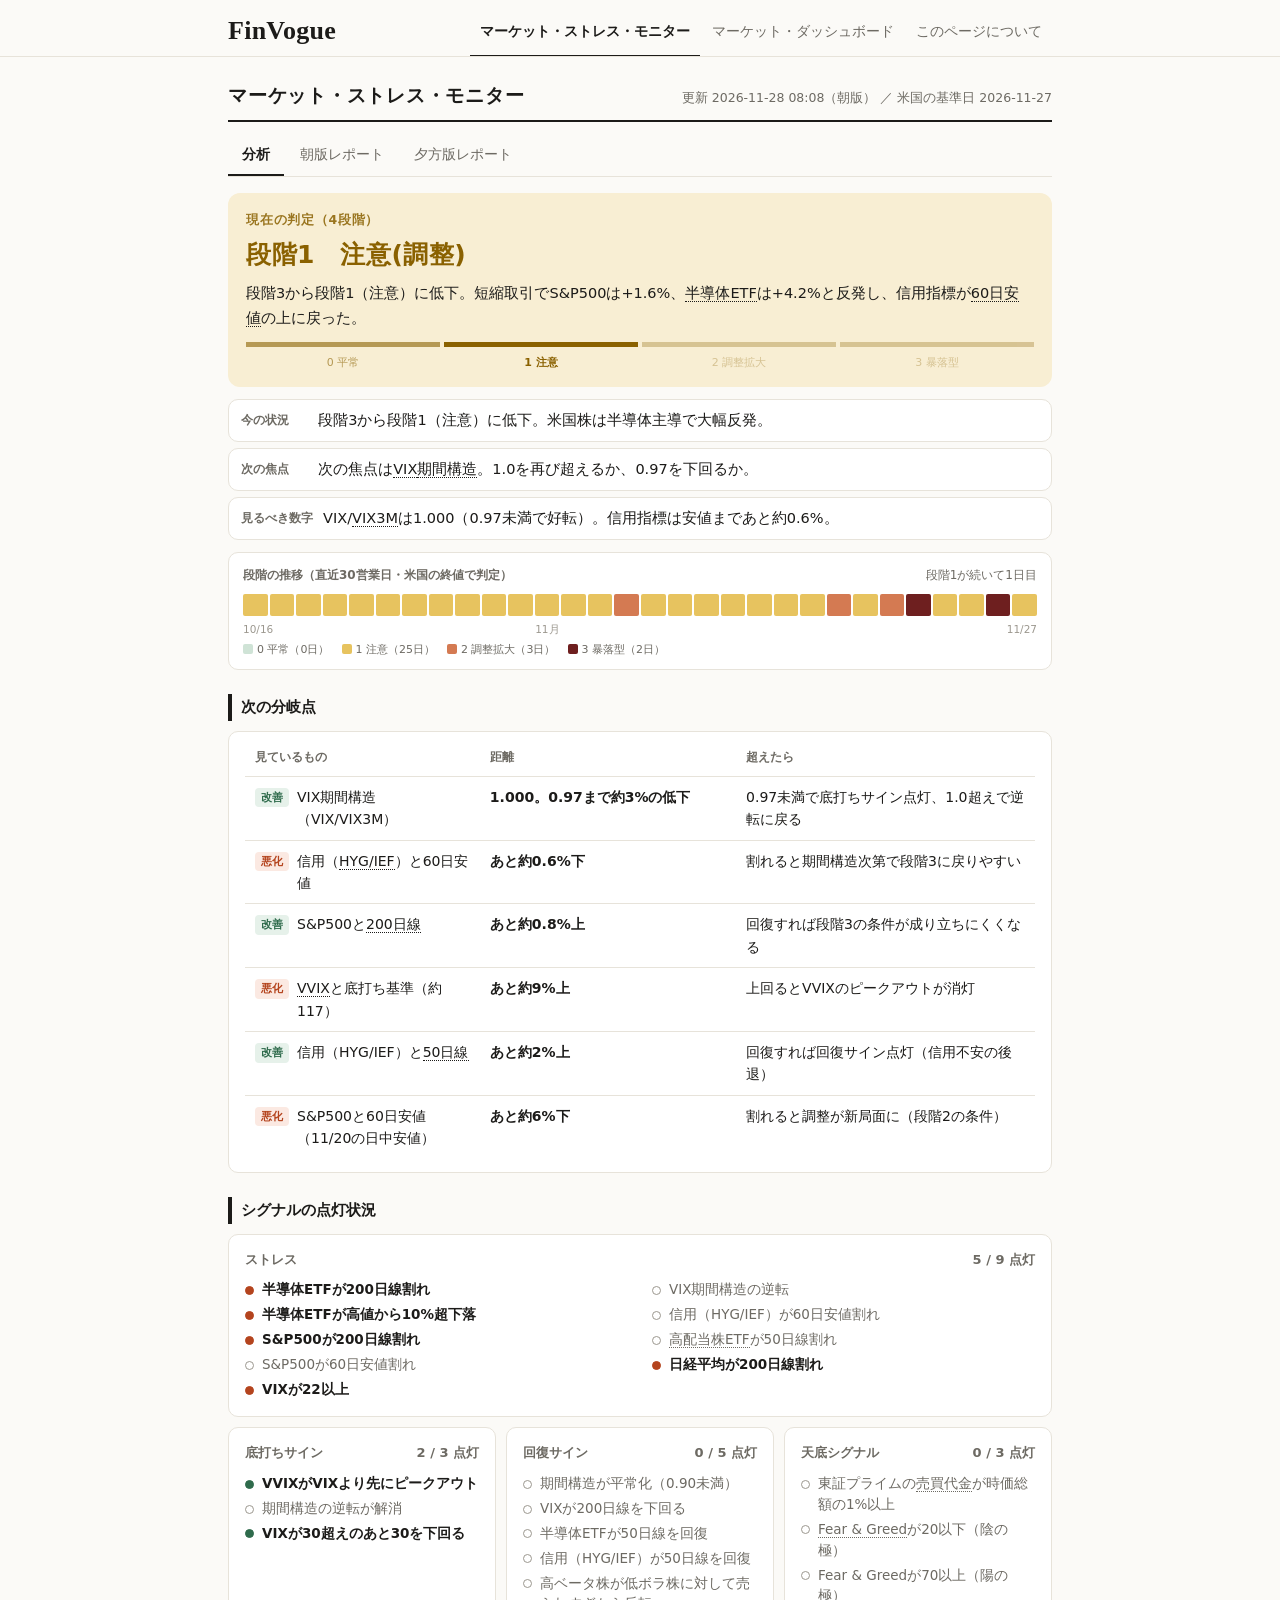
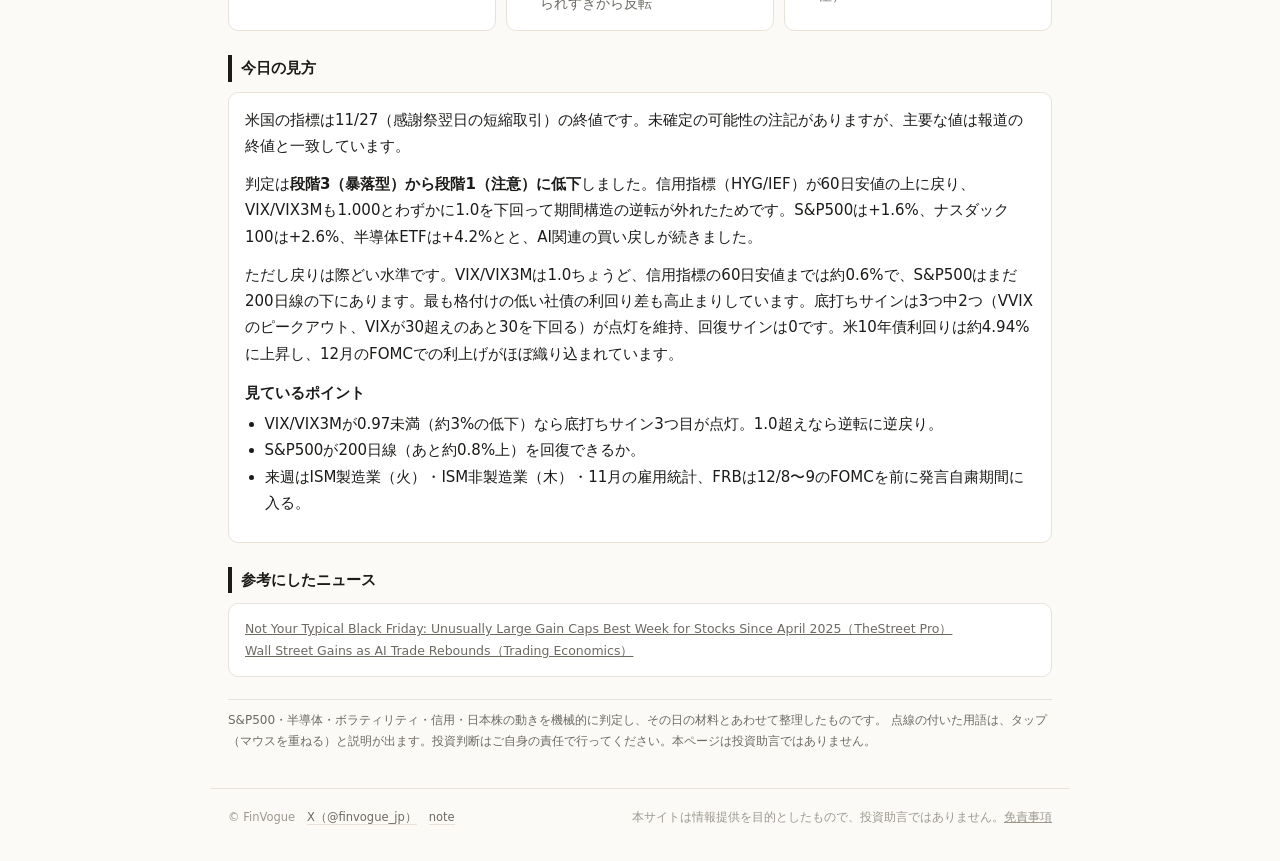
<file: index.html>
<!DOCTYPE html>
<html lang="ja">
<head>
<meta charset="utf-8">
<meta name="viewport" content="width=device-width, initial-scale=1">
<meta http-equiv="Content-Security-Policy" content="default-src 'self'; script-src 'self' 'unsafe-inline' https://static.cloudflareinsights.com; style-src 'self' 'unsafe-inline'; img-src 'self' data:; connect-src 'self' https://cloudflareinsights.com https://*.cloudflareinsights.com; font-src 'self'; object-src 'none'; base-uri 'self'; form-action 'none'">
<meta name="referrer" content="no-referrer">
<link rel="stylesheet" href="assets/site.css">
<link rel="icon" href="assets/favicon.svg" type="image/svg+xml">
<link rel="icon" href="assets/favicon-32.png" sizes="32x32" type="image/png">
<link rel="apple-touch-icon" href="assets/apple-touch-icon.png">
<meta name="description" content="米国株・半導体・恐怖指数・信用市場・日本株の動きから、相場のストレスを毎日4段階で判定します。">
<meta property="og:type" content="website">
<meta property="og:site_name" content="FinVogue">
<meta property="og:title" content="マーケット・ストレス・モニター | FinVogue">
<meta property="og:description" content="米国株・半導体・恐怖指数・信用市場・日本株の動きから、相場のストレスを毎日4段階で判定します。">
<meta property="og:url" content="https://monkeypod8068.github.io/finvogue-monitor/">
<meta property="og:image" content="https://monkeypod8068.github.io/finvogue-monitor/assets/ogp.png">
<meta property="og:image:width" content="1200">
<meta property="og:image:height" content="630">
<meta name="twitter:card" content="summary_large_image">
<meta name="twitter:site" content="@finvogue_jp">
<title>マーケット・ストレス・モニター | FinVogue</title>
<style>
:root{
  --bg:#fbfaf7; --card:#ffffff; --ink:#1c1b19; --muted:#6d6a63; --faint:#9c988f; --line:#e7e3da;
  --s0:#2f6b4c; --s0bg:#e6f1ea; --s1:#8a6100; --s1bg:#f8eed3;
  --s2:#a3401d; --s2bg:#f9e5dc; --s3bg:#6e1f1f;
  --bad:#b4441e; --badbg:#fbe9e2; --good:#2f6b4c; --goodbg:#e6f1ea;
}
/* サイト全体を明るい配色に統一（端末がダークモードでも同じ見た目） */
:root{color-scheme:light}
html.embed{--bg:#ffffff}
*{box-sizing:border-box}
html,body{max-width:100%;overflow-x:hidden}
body{margin:0;background:var(--bg);color:var(--ink);
  font-family:"Hiragino Sans","Yu Gothic UI","Meiryo","Noto Sans JP",system-ui,sans-serif;
  font-size:15px;line-height:1.75;-webkit-font-smoothing:antialiased;font-feature-settings:"palt"}
.num{font-variant-numeric:tabular-nums}
.wrap{max-width:860px;margin:0 auto;padding:22px 18px 36px}
/* 読み込み中に下のフッターが見えて動かないよう、本文の高さを確保（画面のずれ＝CLS対策） */
#tabs:empty{min-height:43.5px;box-sizing:border-box}
#app,#report{min-height:100vh}
html.loading .wrap>:not(header),html.loading #meta,html.loading .site-ft{visibility:hidden}
html.embed #app,html.embed #report{min-height:0}
#hist:empty{display:block;min-height:118px;margin-top:12px}
@media (max-width:620px){#hist:empty{min-height:167px}}
html.embed .wrap{padding:6px 14px 20px}
.wrap>header{display:flex;justify-content:space-between;align-items:baseline;gap:6px 14px;flex-wrap:wrap;
  border-bottom:2px solid var(--ink);padding-bottom:8px}
h1{font-size:19px;margin:0;letter-spacing:.04em}
html.embed .wrap>header{display:none}
.meta{font-size:12.5px;color:var(--muted)}
.embed-meta{display:none;font-size:12px;color:var(--muted);text-align:right;margin:0 0 2px}
html.embed .embed-meta{display:block}
/* タブ */
.tabs{display:flex;gap:2px;margin:12px 0 0;border-bottom:1px solid var(--line);
  overflow-x:auto;scrollbar-width:none;-ms-overflow-style:none}
.tabs::-webkit-scrollbar{display:none}
html.embed .tabs{margin-top:0}
.tabs a{padding:8px 14px;font-size:14px;color:var(--muted);text-decoration:none;white-space:nowrap;
  border-bottom:3px solid transparent;margin-bottom:-1px}
.tabs a.cur{color:var(--ink);font-weight:700;border-bottom-color:var(--ink)}
.tabs a .ext{margin-left:4px;opacity:.6;vertical-align:1px}
/* 段階 */
.stage{margin:16px 0 0;border-radius:12px;padding:16px 18px 14px}
.stage .lv{font-size:12.5px;font-weight:600;letter-spacing:.06em;opacity:.85}
.stage .name{font-size:25px;font-weight:700;margin:2px 0 4px;letter-spacing:.02em}
.stage .head{font-size:14.5px;line-height:1.7}
.st0{background:var(--s0bg);color:var(--s0)} .st1{background:var(--s1bg);color:var(--s1)}
.st2{background:var(--s2bg);color:var(--s2)} .st3{background:var(--s3bg);color:#fff}
.st0 .head,.st1 .head,.st2 .head{color:var(--ink)}
.scale{display:grid;grid-template-columns:repeat(4,1fr);gap:4px;margin:12px 0 0}
.scale div{font-size:11px;text-align:center;padding-top:6px;border-top:5px solid currentColor;opacity:.3;white-space:nowrap}
.scale div.cur{opacity:1;font-weight:700}
.scale div.past{opacity:.6}
/* 3行まとめ */
/* 段階の推移（帯グラフ） */
.hist{margin:12px 0 0;background:var(--card);border:1px solid var(--line);border-radius:10px;padding:12px 14px 10px}
.hist .ttl{display:flex;justify-content:space-between;align-items:baseline;gap:4px 12px;flex-wrap:wrap;font-size:12px;color:var(--muted)}
.hist .ttl b{font-weight:600}
.hist .bar{display:flex;gap:2px;height:22px;margin:8px 0 4px}
.hist .bar i{flex:1;border-radius:2px;min-width:0;cursor:default;position:relative}
.hist .bar i.pv{opacity:.55}
.hist .bar i:hover,.hist .bar i.sel{outline:2px solid var(--ink);outline-offset:1px;z-index:1}
.hist .h0{background:#cfe3d6}.hist .h1{background:#e7c35f}.hist .h2{background:#d47a52}.hist .h3{background:#6e1f1f}
.hist .ax{position:relative;height:16px;font-size:10.5px;color:var(--faint)}
.hist .ax span{position:absolute;top:0;white-space:nowrap;transform:translateX(-50%)}
.hist .ax span.l{transform:none}.hist .ax span.r{transform:none;right:0}
.hist .lg{display:flex;flex-wrap:wrap;gap:4px 12px;font-size:11px;color:var(--muted);margin-top:4px}
.hist .lg i{display:inline-block;width:10px;height:10px;border-radius:2px;margin-right:4px;vertical-align:-1px}
.summary{margin:12px 0 0;display:grid;gap:6px}
.summary div{display:flex;gap:10px;align-items:flex-start;background:var(--card);border:1px solid var(--line);
  border-radius:10px;padding:9px 12px;font-size:14.5px;line-height:1.6}
.summary b{flex:none;font-size:12px;color:var(--muted);font-weight:600;min-width:5.6em;padding-top:2px}
h2{font-size:15px;margin:24px 0 10px;padding-left:9px;border-left:4px solid var(--ink)}
.card{background:var(--card);border:1px solid var(--line);border-radius:10px;padding:14px 16px}
.analysis p{margin:0 0 .8em} .analysis ul{margin:.2em 0 .8em;padding-left:1.3em}
.analysis h3{font-size:14.5px;margin:1em 0 .3em}
.analysis a{color:inherit}
details.more{margin-top:10px}
details.more summary{cursor:pointer;font-size:14px;color:var(--muted);list-style:none;padding:8px 0}
details.more summary::-webkit-details-marker{display:none}
details.more summary::before{content:"＋ ";}
details.more[open] summary::before{content:"－ ";}
/* 分岐点: PCは表、スマホはカード */
.cp{display:grid;grid-template-columns:minmax(8em,1.1fr) minmax(9em,1.2fr) 1.4fr;gap:0}
.cp > div{padding:9px 10px;border-bottom:1px solid var(--line);font-size:14px;line-height:1.6;min-width:0;overflow-wrap:anywhere}
.cp .th{font-size:12px;color:var(--muted);font-weight:600;padding-top:2px}
.cp .dist{font-weight:700}
.cp .lab{display:flex;gap:8px;align-items:flex-start}
.dir{flex:none;font-size:11px;font-weight:700;border-radius:4px;padding:1px 6px;margin-top:2px;white-space:nowrap}
.dir.bad{color:var(--bad);background:var(--badbg)} .dir.good{color:var(--good);background:var(--goodbg)}
.cp .row-end{border-bottom:none}
@media (max-width:620px){
  .cp{display:block}
  .cp .th{display:none}
  .cp > div{border-bottom:none;padding:2px 0}
  .cp .lab{padding-top:12px;font-weight:600}
  .cp .dist{font-size:15px}
  .cp .mean{color:var(--muted);font-size:13.5px;padding-bottom:12px;border-bottom:1px solid var(--line)}
  .cp .mean.row-end{border-bottom:none}
}
/* シグナル */
.groups{display:grid;grid-template-columns:repeat(auto-fit,minmax(230px,1fr));gap:10px}
.grp h3{font-size:13px;margin:0 0 6px;color:var(--muted);font-weight:600;display:flex;justify-content:space-between}
.grp h3 .cnt{font-variant-numeric:tabular-nums}
.sig{display:flex;gap:8px;align-items:flex-start;font-size:13.5px;padding:2px 0;line-height:1.55}
.dot{flex:none;width:9px;height:9px;border-radius:50%;margin-top:.5em;border:1.5px solid var(--faint)}
.sig.on .dot{background:var(--bad);border-color:var(--bad)} .sig.on{font-weight:600}
.grp.positive .sig.on .dot{background:var(--good);border-color:var(--good)}
.sig.off{color:var(--muted)}
html.embed .sig.off{display:none}
.none{font-size:13px;color:var(--faint)}
/* 先頭のグループ(ストレス)は横幅いっぱいにして2列で並べ、隣に空白を作らない */
.groups .grp:first-child{grid-column:1/-1}
@media (min-width:621px){.groups .grp:first-child .sigs{column-count:2;column-gap:24px}
  .groups .grp:first-child .sig{break-inside:avoid}}
.src{font-size:12.5px;color:var(--muted)} .src a{color:inherit}
/* 用語の解説 */
.term{border-bottom:1px dotted currentColor;cursor:help}
.tip{position:fixed;z-index:10;max-width:280px;background:#1c1b19;color:#fff;font-size:12.5px;line-height:1.6;
  padding:8px 10px;border-radius:8px;box-shadow:0 4px 16px rgba(0,0,0,.18);pointer-events:none}
.full-link{display:block;text-align:center;margin:18px 0 0;padding:11px;border:1px solid var(--line);border-radius:10px;
  color:var(--ink);text-decoration:none;font-size:14px;background:var(--card)}
.note{font-size:12px;color:var(--muted);margin-top:22px;border-top:1px solid var(--line);padding-top:10px}
.rep-meta{font-size:12px;color:var(--muted);margin:12px 0 0}
.rep-meta a{color:inherit}
.report-host{display:block;margin:0 -18px}
.err{color:var(--muted);padding:30px 0;text-align:center}
</style>
<script>
  // ?embed=1 で開いたときは、Googleサイトへの埋め込み向けの表示にする
  if (/[?&]embed=1/.test(location.search)) document.documentElement.classList.add("embed");
  // データを読み込み終えるまで本文を見せない（読み込み中に画面がずれるのを防ぐ）
  document.documentElement.classList.add("loading");
  setTimeout(function(){document.documentElement.classList.remove("loading");},4000); // 万一の時も4秒後には必ず表示
</script>
</head>
<body>
<header class="site-hd"><div class="in"><a class="brand" href="index.html">FinVogue</a><nav class="site-nav" aria-label="サイト内メニュー"><a href="index.html" aria-current="page"><span class="lg">マーケット・ストレス・</span>モニター</a><a href="links.html"><span class="lg">マーケット・</span>ダッシュボード</a><a href="about.html">このページについて</a></nav></div></header>
<div class="wrap">
  <header>
    <h1>マーケット・ストレス・モニター</h1>
    <div class="meta num" id="meta">読み込み中…</div>
  </header>
  <div class="embed-meta num" id="emeta"></div>
  <nav class="tabs" id="tabs"></nav>
  <div id="app"><div class="err">データを読み込んでいます…</div></div>
  <div id="report" hidden></div>
  <div class="note">
    S&amp;P500・半導体・ボラティリティ・信用・日本株の動きを機械的に判定し、その日の材料とあわせて整理したものです。
    点線の付いた用語は、タップ（マウスを重ねる）と説明が出ます。投資判断はご自身の責任で行ってください。本ページは投資助言ではありません。
  </div>
</div>
<div class="tip" id="tip" hidden></div>
<script>
(function(){
  var EMBED = document.documentElement.classList.contains("embed");
  var STAGES=["平常","注意","調整拡大","暴落型"];
  var FULL_URL = location.href.split("?")[0].split("#")[0];
  var GLOSSARY = {
    "VIX":"S&P500の今後30日の値動きの大きさを、オプション価格から逆算した指数。「恐怖指数」とも呼ばれ、20前後が平常、30以上はパニック水準。",
    "VVIX":"VIXそのものの値動きの大きさを表す指数。VIXより先にピークを付けることが多く、底打ちの先行サインとして使う。",
    "VIX3M":"VIXの3か月版。VIXがVIX3Mを上回る（比率が1を超える）と、短期の恐怖が強い「期間構造の逆転」の状態。",
    "期間構造":"VIX（30日）とVIX3M（3か月）の比率。平常時は1未満。1を超えると短期の恐怖が強く、0.97を下回って戻ると底打ちのサイン。",
    "HYG/IEF":"ハイイールド債（低格付けの社債）ETFと米国債ETFの比率。下がるほど信用不安が強い。株の調整が信用収縮に広がっているかを見る。",
    "60日安値":"過去60営業日の安値（日中の安値ベース）。これを割り込むと、下落トレンドが一段進んだと判断する。",
    "200日線":"過去200営業日の終値の平均。長期の上昇・下降トレンドの分かれ目としてよく使われる。",
    "50日線":"過去50営業日の終値の平均。中期のトレンドの目安。",
    "Fear & Greed":"CNNが算出する投資家心理の指数（0〜100）。20以下は極端な恐怖（陰の極）、70以上は過熱（陽の極）の目安。",
    "半導体ETF":"米国の主要な半導体株をまとめたETF（SMH）。AI関連の相場の温度計として見ている。",
    "高配当株ETF":"米国の高配当株ETF（SCHD）。守りの資産に資金が逃げているかを見る。",
    "売買代金":"東証プライム市場の1日の売買代金。時価総額に対して1%以上は投げ売りが出た日の目安で、下落局面では底の候補。"
  };
  var TERMS = Object.keys(GLOSSARY).sort(function(a,b){return b.length-a.length;});

  function esc(s){return String(s==null?"":s).replace(/[&<>"']/g,function(c){
    return {"&":"&amp;","<":"&lt;",">":"&gt;",'"':"&quot;","'":"&#39;"}[c];});}
  // 用語に点線を付ける(テキストだけを対象に、各用語は1ブロックにつき最初の1回だけ)
  function markTerms(root){
    var re=new RegExp("("+TERMS.map(function(t){return t.replace(/[.*+?^${}()|[\]\\\/]/g,"\\$&");}).join("|")+")");
    var used={};   // ページ全体で各用語の最初の1回だけに付ける(点線だらけにしない)
    root.querySelectorAll(".head,.summary span,.cp .lab span,.sig span:last-child,.analysis").forEach(function(block){
      var walker=document.createTreeWalker(block,NodeFilter.SHOW_TEXT,null), nodes=[], n;
      while((n=walker.nextNode())){ if(!n.parentNode.closest(".term,a")) nodes.push(n); }
      nodes.forEach(function(node){
        var parts=node.nodeValue.split(re); if(parts.length<2) return;
        var frag=document.createDocumentFragment();
        parts.forEach(function(p){
          if(GLOSSARY[p] && !used[p]){ used[p]=1; var s=document.createElement("span"); s.className="term"; s.tabIndex=0;
            s.setAttribute("data-tip",GLOSSARY[p]); s.textContent=p; frag.appendChild(s); }
          else if(p) frag.appendChild(document.createTextNode(p));
        });
        node.parentNode.replaceChild(frag,node);
      });
    });
  }
  var tip=document.getElementById("tip");
  function showTip(el){ tip.textContent=el.getAttribute("data-tip"); tip.hidden=false;
    var r=el.getBoundingClientRect(), w=Math.min(280, window.innerWidth-20);
    tip.style.maxWidth=w+"px";
    var left=Math.max(10, Math.min(r.left, window.innerWidth-w-10));
    var top=r.bottom+6; tip.style.left=left+"px"; tip.style.top=top+"px";
    var th=tip.offsetHeight; if(top+th>window.innerHeight-8) tip.style.top=Math.max(8,r.top-th-6)+"px"; }
  document.addEventListener("mouseover",function(e){var t=e.target.closest&&e.target.closest(".term"); if(t) showTip(t);});
  document.addEventListener("mouseout",function(e){if(e.target.closest&&e.target.closest(".term")) tip.hidden=true;});
  document.addEventListener("click",function(e){var t=e.target.closest&&e.target.closest(".term");
    if(t){showTip(t); e.preventDefault();} else tip.hidden=true;});
  window.addEventListener("scroll",function(){tip.hidden=true;},true);

  // 分析本文は限られたタグだけを通す
  function safeHtml(h){
    var t=document.createElement("template"); t.innerHTML=String(h||"");
    var ok={P:1,UL:1,OL:1,LI:1,B:1,STRONG:1,EM:1,H3:1,BR:1,A:1,SPAN:1};
    (function walk(n){
      Array.prototype.slice.call(n.childNodes).forEach(function(c){
        if(c.nodeType===1){
          if(!ok[c.tagName]){c.replaceWith(document.createTextNode(c.textContent));return;}
          Array.prototype.slice.call(c.attributes).forEach(function(a){
            if(!(c.tagName==="A"&&a.name==="href"&&/^https?:\/\//.test(a.value))) c.removeAttribute(a.name);});
          if(c.tagName==="A"){c.setAttribute("target","_blank");c.setAttribute("rel","noopener");}
          walk(c);
        }
      });
    })(t.content);
    var d=document.createElement("div"); d.appendChild(t.content); return d.innerHTML;
  }
  // 分岐点の方向(悪化/改善)。データに dir があればそれを優先し、なければ文章から判定
  function direction(c){
    if(c.dir==="bad"||c.dir==="good") return c.dir;
    var m=String(c.meaning||"");
    if(/回復|解消|外れ|改善|底打ち|底の候補|平常化|戻/.test(m)) return "good";
    if(/割れ|割り込|悪化|段階[23]|二番底|遅れ|条件がそろう/.test(m)) return "bad";
    return "";
  }
  function summaryLines(d){
    var labels=["今の状況","次の焦点","見るべき数字"];
    if(Array.isArray(d.summary) && d.summary.length){
      return d.summary.slice(0,3).map(function(s,i){
        if(s && typeof s==="object") return {k:s.label||labels[i]||"", v:s.text||""};
        return {k:labels[i]||"", v:s};
      });
    }
    // summary が無い旧形式のデータ: 分岐点の先頭から組み立てる
    var c=(d.checkpoints||[])[0]; if(!c) return [];
    return [{k:"次の焦点",v:c.label+"："+c.meaning},{k:"見るべき数字",v:c.label+" — "+c.distance}];
  }

  function render(d){
    var s=Math.max(0,Math.min(3,d.stage|0));
    var metaTxt="更新 "+(d.updated||"")+(d.edition?"（"+d.edition+"）":"")+(d.us_date?" ／ 米国の基準日 "+d.us_date:"");
    document.getElementById("meta").textContent=metaTxt;
    document.getElementById("emeta").textContent=metaTxt;
    var h=[];
    h.push('<section class="stage st'+s+'"><div class="lv">現在の判定（4段階）</div>'+
      '<div class="name">段階'+s+'　'+esc(d.stage_label||STAGES[s])+'</div>'+
      '<div class="head">'+esc(d.headline)+'</div>'+
      '<div class="scale">'+[0,1,2,3].map(function(i){
        return '<div class="'+(i===s?"cur":(i<s?"past":""))+'">'+i+' '+STAGES[i]+'</div>';}).join("")+'</div></section>');
    var sl=summaryLines(d);
    if(sl.length) h.push('<div class="summary">'+sl.map(function(x){
      return '<div><b>'+esc(x.k)+'</b><span>'+esc(x.v)+'</span></div>';}).join("")+'</div>');
    h.push('<div id="hist"></div>');

    if(d.checkpoints&&d.checkpoints.length){
      var rows=d.checkpoints.map(function(c,i){
        var dir=direction(c), last=(i===d.checkpoints.length-1)?" row-end":"";
        var badge=dir?'<span class="dir '+dir+'">'+(dir==="bad"?"悪化":"改善")+'</span>':'';
        return '<div class="lab'+last+'">'+badge+'<span>'+esc(c.label)+'</span></div>'+
               '<div class="dist num'+last+'">'+esc(c.distance)+'</div>'+
               '<div class="mean'+last+'">'+esc(c.meaning)+'</div>';
      }).join("");
      h.push('<h2>次の分岐点</h2><div class="card"><div class="cp">'+
        '<div class="th">見ているもの</div><div class="th">距離</div><div class="th">超えたら</div>'+rows+'</div></div>');
    }
    if(d.signal_groups&&d.signal_groups.length){
      h.push('<h2>シグナルの点灯状況</h2><div class="groups">'+d.signal_groups.map(function(g){
        var sigs=g.signals||[], on=sigs.filter(function(x){return x.on;}).length;
        return '<div class="card grp'+(g.positive?" positive":"")+'"><h3><span>'+esc(g.name)+'</span><span class="cnt">'+on+' / '+sigs.length+' 点灯</span></h3>'+
          '<div class="sigs">'+sigs.map(function(x){return '<div class="sig '+(x.on?"on":"off")+'"><span class="dot"></span><span>'+esc(x.label)+'</span></div>';}).join("")+'</div>'+
          (EMBED&&on===0?'<div class="none">点灯なし</div>':'')+'</div>';
      }).join("")+'</div>');
    }
    if(d.analysis_html){
      var body='<div class="card analysis">'+safeHtml(d.analysis_html)+'</div>';
      if(EMBED) h.push('<details class="more"><summary>今日の見方（解説）を読む</summary>'+body+'</details>');
      else h.push('<h2>今日の見方</h2>'+body);
    }
    if(d.sources&&d.sources.length){
      var src='<div class="card src">'+d.sources.map(function(x){
        return /^https?:\/\//.test(x.url||"")?'<div><a href="'+esc(x.url)+'" target="_blank" rel="noopener noreferrer">'+esc(x.title)+'</a></div>':'<div>'+esc(x.title)+'</div>';
      }).join("")+'</div>';
      if(EMBED) h.push('<details class="more"><summary>参考にしたニュース</summary>'+src+'</details>');
      else h.push('<h2>参考にしたニュース</h2>'+src);
    }
    if(EMBED) h.push('<a class="full-link" href="'+FULL_URL+'" target="_blank" rel="noopener noreferrer">詳しい分析と元のレポートを開く<svg class="ext" viewBox="0 0 12 12" width="10" height="10" aria-hidden="true"><path d="M4.5 2.5h5v5M9.5 2.5 3 9" fill="none" stroke="currentColor" stroke-width="1.4" stroke-linecap="round"/></svg></a>');
    var app=document.getElementById("app"); app.innerHTML=h.join(""); markTerms(app);
  }

  // ---- タブ ----
  var FILES={morning:"report_morning.html",evening:"report_evening.html"};
  var LABEL={morning:"朝版",evening:"夕方版"};
  var tabs=document.getElementById("tabs");
  if(EMBED){
    // 埋め込みでは元のレポートを別タブで開く(埋め込み枠の中で長いページを二重にスクロールさせない)
    tabs.innerHTML='<a class="cur" href="#">分析</a>'+
      '<a href="'+FILES.morning+'" target="_blank" rel="noopener noreferrer">朝版レポート<svg class="ext" viewBox="0 0 12 12" width="10" height="10" aria-hidden="true"><path d="M4.5 2.5h5v5M9.5 2.5 3 9" fill="none" stroke="currentColor" stroke-width="1.4" stroke-linecap="round"/></svg></a>'+
      '<a href="'+FILES.evening+'" target="_blank" rel="noopener noreferrer">夕方版レポート<svg class="ext" viewBox="0 0 12 12" width="10" height="10" aria-hidden="true"><path d="M4.5 2.5h5v5M9.5 2.5 3 9" fill="none" stroke="currentColor" stroke-width="1.4" stroke-linecap="round"/></svg></a>';
    tabs.firstChild.addEventListener("click",function(e){e.preventDefault();});
  } else {
    tabs.innerHTML='<a href="#analysis" data-tab="analysis">分析</a>'+
      '<a href="#morning" data-tab="morning">朝版レポート</a><a href="#evening" data-tab="evening">夕方版レポート</a>';
  }

  var metaText="", cache={};
  function loadReport(tab){
    var host=document.getElementById("report");
    host.innerHTML='<div class="err">レポートを読み込んでいます…</div>';
    var p=cache[tab]||fetch(FILES[tab]+"?t="+Date.now(),{cache:"no-store"}).then(function(r){
      if(!r.ok)throw new Error(r.status);return r.text();});
    cache[tab]=p;
    p.then(function(txt){
      var doc=new DOMParser().parseFromString(txt,"text/html");
      var css=Array.prototype.map.call(doc.querySelectorAll("style"),function(x){return x.textContent;}).join("\n")
        .replace(/@media\s*\(prefers-color-scheme:\s*dark\)\s*\{[^{}]*\{[^{}]*\}\s*\}/g,"").replace(/:root/g,":host").replace(/(^|[}\s])body\s*\{/g,"$1.rbody{");
      doc.querySelectorAll("script,style,link").forEach(function(x){x.remove();});
      var title=(doc.querySelector("h1")||{}).textContent||"";
      host.innerHTML='<div class="rep-meta">'+esc(LABEL[tab])+'の元レポート'+
        ' ／ <a href="'+FILES[tab]+'" target="_blank" rel="noopener noreferrer">別のタブで開く</a></div>';
      var box=document.createElement("div"); box.className="report-host"; host.appendChild(box);
      var root=box.attachShadow({mode:"open"});
      root.innerHTML="<style>"+css+"\n:host{display:block}</style><div class='rbody'>"+doc.body.innerHTML+"</div>";
      document.getElementById("meta").textContent=title.replace(/^.*?(\d+\/\d+)/,"$1");
    }).catch(function(){delete cache[tab];
      host.innerHTML='<div class="err">'+esc(LABEL[tab])+'のレポートを読み込めませんでした。</div>';});
  }
  function show(){
    if(EMBED) return;
    var tab=(location.hash||"#analysis").slice(1); if(!FILES[tab]&&tab!=="analysis")tab="analysis";
    Array.prototype.forEach.call(document.querySelectorAll("#tabs a"),function(a){
      a.classList.toggle("cur",a.getAttribute("data-tab")===tab);});
    var app=document.getElementById("app"), rep=document.getElementById("report");
    if(tab==="analysis"){app.hidden=false;rep.hidden=true;if(metaText)document.getElementById("meta").textContent=metaText;}
    else{app.hidden=true;rep.hidden=false;loadReport(tab);}
  }
  window.addEventListener("hashchange",show);

  // 段階の推移（直近30営業日）。stage_history.json が無ければ何も表示しない
  function loadHist(){
    fetch("stage_history.json?t="+Date.now(),{cache:"no-store"})
      .then(function(r){if(!r.ok)throw 0;return r.json();})
      .then(function(j){renderHist((j&&j.days)||[]);}).catch(function(){})
      .then(function(){var b=document.getElementById("hist");if(b&&!b.firstChild)b.style.display="none";});
  }
  function md(s){var p=String(s).split("-");return (+p[1])+"/"+(+p[2]);}
  function renderHist(days){
    var box=document.getElementById("hist");
    if(!box||days.length<5)return;
    var n=days.length,last=days[n-1],run=1;
    for(var i=n-2;i>=0&&days[i].stage===last.stage;i--)run++;
    var cnt=[0,0,0,0];days.forEach(function(x){cnt[x.stage]++;});
    var runTxt=(run>=n?n+"日以上":run+"日目");
    var bars=days.map(function(x,i){
      var lab=md(x.date)+"　段階"+x.stage+" "+STAGES[x.stage]+(x.provisional?"（暫定）":"");
      return '<i class="h'+x.stage+(x.provisional?" pv":"")+'" data-i="'+i+'" title="'+esc(lab)+'" aria-label="'+esc(lab)+'"></i>';
    }).join("");
    // 目盛り: 最初・最後と、月が変わる日
    var ax=['<span class="l">'+md(days[0].date)+'</span>'];
    for(var k=1;k<n-1;k++){
      if(days[k].date.slice(5,7)!==days[k-1].date.slice(5,7)&&k>3&&k<n-4)
        ax.push('<span style="left:'+((k+.5)/n*100).toFixed(2)+'%">'+(+days[k].date.slice(5,7))+'月</span>');
    }
    ax.push('<span class="r">'+md(last.date)+'</span>');
    var lg=[0,1,2,3].map(function(i){return '<span><i class="h'+i+'"></i>'+i+' '+STAGES[i]+'（'+cnt[i]+'日）</span>';}).join("");
    box.className="hist";
    box.innerHTML='<div class="ttl"><b>段階の推移（直近'+n+'営業日・米国の終値で判定）</b>'+
      '<span id="hsel">段階'+last.stage+'が続いて'+runTxt+'</span></div>'+
      '<div class="bar" role="img" aria-label="段階の推移">'+bars+'</div><div class="ax">'+ax.join("")+'</div>'+
      '<div class="lg">'+lg+'</div>';
    var sel=document.getElementById("hsel"),def=sel.textContent;
    box.querySelector(".bar").addEventListener("click",function(e){
      var t=e.target.closest("i");if(!t)return;
      box.querySelectorAll(".bar i.sel").forEach(function(x){x.classList.remove("sel");});
      t.classList.add("sel");sel.textContent=t.getAttribute("aria-label");
    });
    box.querySelector(".bar").addEventListener("mouseover",function(e){
      var t=e.target.closest("i");if(t)sel.textContent=t.getAttribute("aria-label");
    });
    box.querySelector(".bar").addEventListener("mouseleave",function(){
      if(!box.querySelector(".bar i.sel"))sel.textContent=def;
    });
  }

  fetch("latest.json?t="+Date.now(),{cache:"no-store"})
    .then(function(r){if(!r.ok)throw new Error(r.status);return r.json();})
    .then(function(d){render(d);metaText=document.getElementById("meta").textContent;show();loadHist();var reveal=function(){document.documentElement.classList.remove("loading");};var t0=(location.hash||"").slice(1);if(cache[t0]){cache[t0].then(function(){setTimeout(reveal,0);},reveal);}else{reveal();}})
    .catch(function(){document.getElementById("app").innerHTML='<div class="err">データを読み込めませんでした。時間をおいて再読み込みしてください。</div>';
      document.getElementById("meta").textContent="";show();document.documentElement.classList.remove("loading");});
})();
</script>
<footer class="site-ft"><span>© FinVogue　<a class="sns" href="https://x.com/finvogue_jp" target="_blank" rel="me noopener noreferrer">X（@finvogue_jp）</a>　<a class="sns" href="https://note.com/finvogue" target="_blank" rel="me noopener noreferrer">note</a></span><span>本サイトは情報提供を目的としたもので、投資助言ではありません。<a href="about.html#disclaimer">免責事項</a></span></footer>
<!-- Cloudflare Web Analytics（Cookieを使わないアクセス数の計測） --><script type='module' src='https://static.cloudflareinsights.com/beacon.min.js' data-cf-beacon='{"token": "53d737177417465da31ccee3e11a5c7b"}'></script>
</body>
</html>
</file>
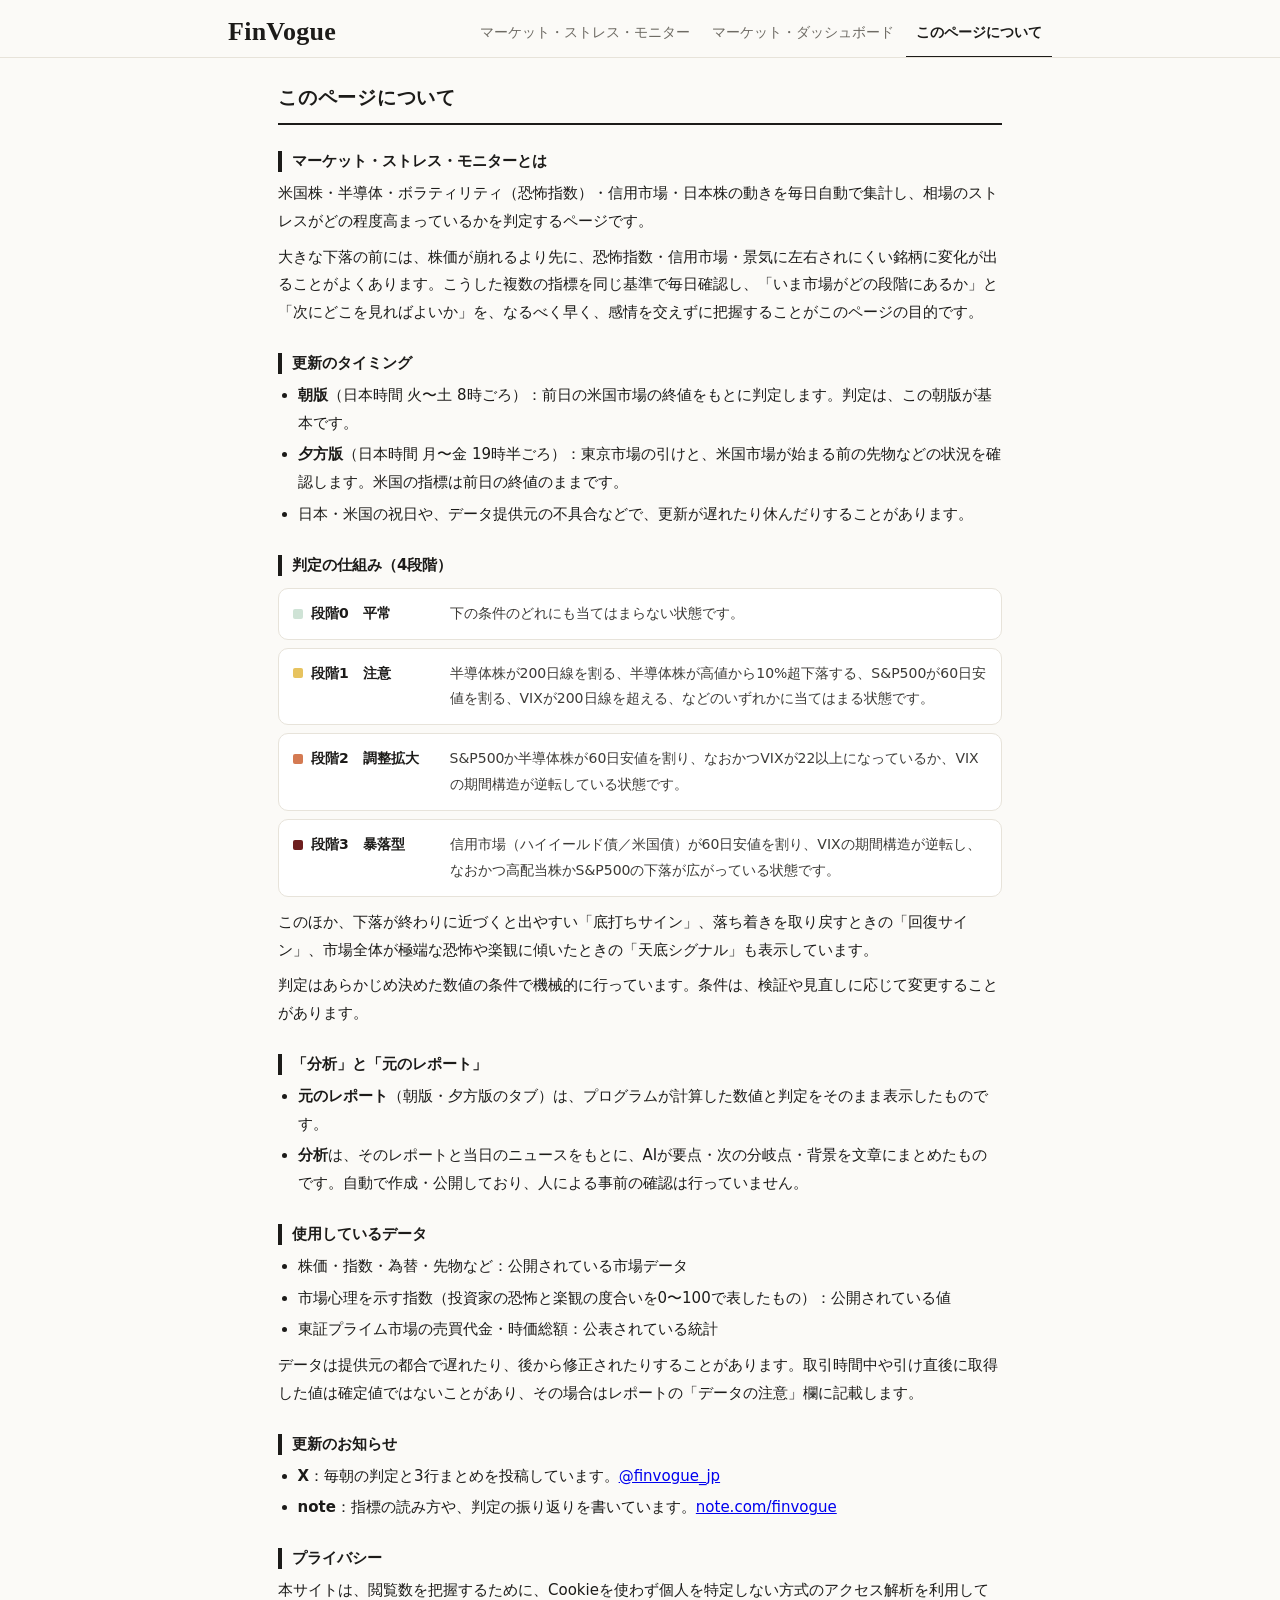
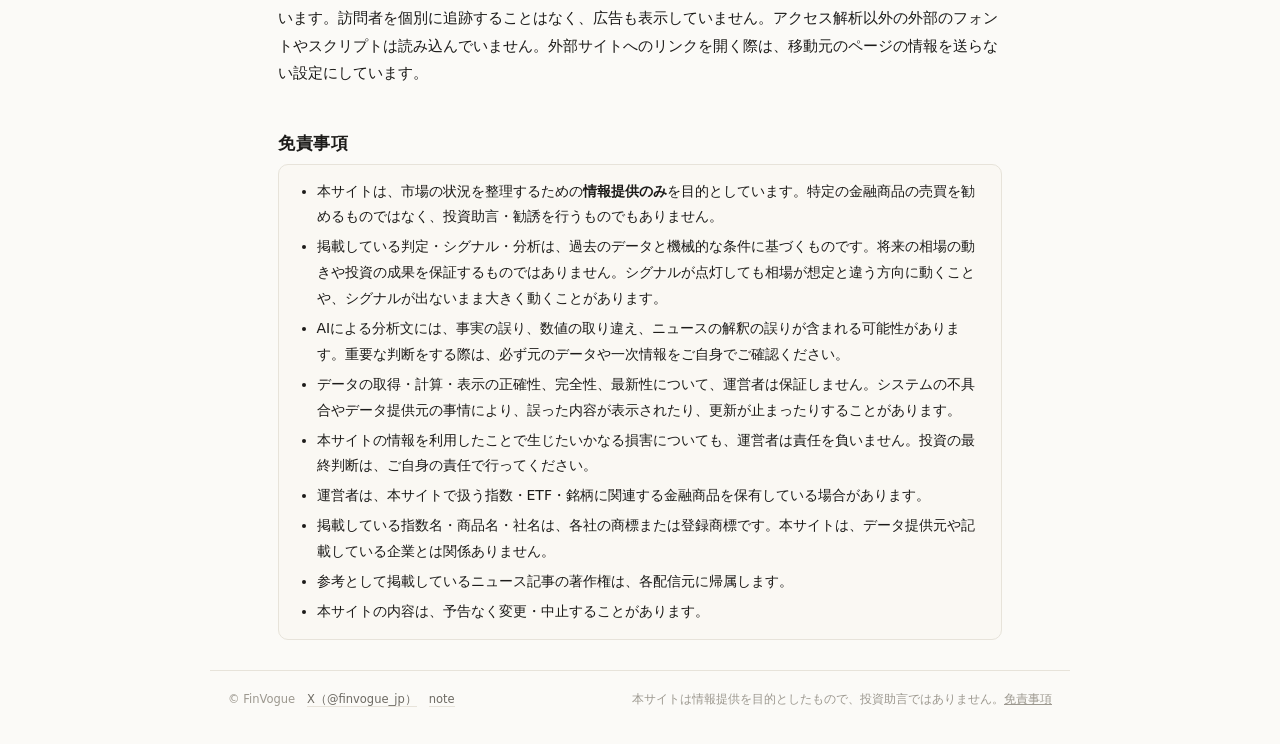
<file: about.html>
<!DOCTYPE html>
<html lang="ja">
<head>
<meta charset="utf-8">
<meta name="viewport" content="width=device-width, initial-scale=1">
<meta http-equiv="Content-Security-Policy" content="default-src 'self'; script-src 'self' 'unsafe-inline' https://static.cloudflareinsights.com; style-src 'self' 'unsafe-inline'; img-src 'self' data:; connect-src 'self' https://cloudflareinsights.com https://*.cloudflareinsights.com; font-src 'self'; object-src 'none'; base-uri 'self'; form-action 'none'">
<meta name="referrer" content="no-referrer">
<link rel="stylesheet" href="assets/site.css">
<link rel="icon" href="assets/favicon.svg" type="image/svg+xml">
<link rel="icon" href="assets/favicon-32.png" sizes="32x32" type="image/png">
<link rel="apple-touch-icon" href="assets/apple-touch-icon.png">
<meta name="description" content="FinVogueのマーケット・ストレス・モニターの仕組みと免責事項です。">
<meta property="og:type" content="website">
<meta property="og:site_name" content="FinVogue">
<meta property="og:title" content="このページについて | FinVogue">
<meta property="og:description" content="FinVogueのマーケット・ストレス・モニターの仕組みと免責事項です。">
<meta property="og:url" content="https://monkeypod8068.github.io/finvogue-monitor/about.html">
<meta property="og:image" content="https://monkeypod8068.github.io/finvogue-monitor/assets/ogp.png">
<meta property="og:image:width" content="1200">
<meta property="og:image:height" content="630">
<meta name="twitter:card" content="summary_large_image">
<meta name="twitter:site" content="@finvogue_jp">
<title>このページについて | FinVogue</title>
<style>
:root{--bg:#fbfaf7;--ink:#1c1b19;--muted:#6d6a63;--faint:#9c988f;--line:#e7e3da;--soft:#faf8f3;color-scheme:light}
*{box-sizing:border-box}
html,body{margin:0;max-width:100%;overflow-x:hidden}
body{background:var(--bg);color:var(--ink);
  font-family:"Hiragino Sans","Yu Gothic UI","Meiryo","Noto Sans JP",system-ui,sans-serif;
  font-size:15px;line-height:1.85;-webkit-font-smoothing:antialiased;font-feature-settings:"palt"}
.wrap{max-width:760px;margin:0 auto;padding:22px 18px 30px}
h1{font-size:19px;margin:0 0 6px;letter-spacing:.04em;padding-bottom:8px;border-bottom:2px solid var(--ink)}
h2{font-size:17px;margin:40px 0 4px;letter-spacing:.03em}
h3{font-size:15px;margin:26px 0 6px;padding-left:10px;border-left:4px solid var(--ink);line-height:1.4}
p{margin:8px 0}
ul{margin:8px 0;padding-left:1.3em}li{margin:4px 0}
.lead{color:var(--muted);font-size:14px}
.stages{display:grid;gap:8px;margin:12px 0}
.st{display:grid;background:#fff;grid-template-columns:9.5em 1fr;gap:4px 14px;align-items:start;padding:12px 14px;border:1px solid var(--line);border-radius:10px}
.st b{display:flex;align-items:center;gap:8px;font-size:14px;white-space:nowrap}
.st b i{width:10px;height:10px;border-radius:2px;display:inline-block;flex:none}
.st span{font-size:14px;color:#3d3b37}
.h0{background:#cfe3d6}.h1{background:#e7c35f}.h2{background:#d47a52}.h3{background:#6e1f1f}
.box{background:var(--soft);border:1px solid var(--line);border-radius:10px;padding:6px 18px}
.box li{font-size:14px}
@media (max-width:620px){.st{grid-template-columns:1fr}.wrap{padding:18px 14px 24px}}
</style>
</head>
<body>
<header class="site-hd"><div class="in"><a class="brand" href="index.html">FinVogue</a><nav class="site-nav" aria-label="サイト内メニュー"><a href="index.html"><span class="lg">マーケット・ストレス・</span>モニター</a><a href="links.html"><span class="lg">マーケット・</span>ダッシュボード</a><a href="about.html" aria-current="page">このページについて</a></nav></div></header>
<main class="wrap">
<h1>このページについて</h1>

<h3>マーケット・ストレス・モニターとは</h3>
<p>米国株・半導体・ボラティリティ（恐怖指数）・信用市場・日本株の動きを毎日自動で集計し、相場のストレスがどの程度高まっているかを判定するページです。</p>
<p>大きな下落の前には、株価が崩れるより先に、恐怖指数・信用市場・景気に左右されにくい銘柄に変化が出ることがよくあります。こうした複数の指標を同じ基準で毎日確認し、「いま市場がどの段階にあるか」と「次にどこを見ればよいか」を、なるべく早く、感情を交えずに把握することがこのページの目的です。</p>

<h3>更新のタイミング</h3>
<ul>
<li><b>朝版</b>（日本時間 火〜土 8時ごろ）：前日の米国市場の終値をもとに判定します。判定は、この朝版が基本です。</li>
<li><b>夕方版</b>（日本時間 月〜金 19時半ごろ）：東京市場の引けと、米国市場が始まる前の先物などの状況を確認します。米国の指標は前日の終値のままです。</li>
<li>日本・米国の祝日や、データ提供元の不具合などで、更新が遅れたり休んだりすることがあります。</li>
</ul>

<h3>判定の仕組み（4段階）</h3>
<div class="stages">
<div class="st"><b><i class="h0"></i>段階0　平常</b><span>下の条件のどれにも当てはまらない状態です。</span></div>
<div class="st"><b><i class="h1"></i>段階1　注意</b><span>半導体株が200日線を割る、半導体株が高値から10%超下落する、S&amp;P500が60日安値を割る、VIXが200日線を超える、などのいずれかに当てはまる状態です。</span></div>
<div class="st"><b><i class="h2"></i>段階2　調整拡大</b><span>S&amp;P500か半導体株が60日安値を割り、なおかつVIXが22以上になっているか、VIXの期間構造が逆転している状態です。</span></div>
<div class="st"><b><i class="h3"></i>段階3　暴落型</b><span>信用市場（ハイイールド債／米国債）が60日安値を割り、VIXの期間構造が逆転し、なおかつ高配当株かS&amp;P500の下落が広がっている状態です。</span></div>
</div>
<p>このほか、下落が終わりに近づくと出やすい「底打ちサイン」、落ち着きを取り戻すときの「回復サイン」、市場全体が極端な恐怖や楽観に傾いたときの「天底シグナル」も表示しています。</p>
<p>判定はあらかじめ決めた数値の条件で機械的に行っています。条件は、検証や見直しに応じて変更することがあります。</p>

<h3>「分析」と「元のレポート」</h3>
<ul>
<li><b>元のレポート</b>（朝版・夕方版のタブ）は、プログラムが計算した数値と判定をそのまま表示したものです。</li>
<li><b>分析</b>は、そのレポートと当日のニュースをもとに、AIが要点・次の分岐点・背景を文章にまとめたものです。自動で作成・公開しており、人による事前の確認は行っていません。</li>
</ul>

<h3>使用しているデータ</h3>
<ul>
<li>株価・指数・為替・先物など：公開されている市場データ</li>
<li>市場心理を示す指数（投資家の恐怖と楽観の度合いを0〜100で表したもの）：公開されている値</li>
<li>東証プライム市場の売買代金・時価総額：公表されている統計</li>
</ul>
<p>データは提供元の都合で遅れたり、後から修正されたりすることがあります。取引時間中や引け直後に取得した値は確定値ではないことがあり、その場合はレポートの「データの注意」欄に記載します。</p>

<h3>更新のお知らせ</h3>
<ul>
<li><b>X</b>：毎朝の判定と3行まとめを投稿しています。<a href="https://x.com/finvogue_jp" target="_blank" rel="me noopener noreferrer">@finvogue_jp</a></li>
<li><b>note</b>：指標の読み方や、判定の振り返りを書いています。<a href="https://note.com/finvogue" target="_blank" rel="me noopener noreferrer">note.com/finvogue</a></li>
</ul>

<h3>プライバシー</h3>
<p>本サイトは、閲覧数を把握するために、Cookieを使わず個人を特定しない方式のアクセス解析を利用しています。訪問者を個別に追跡することはなく、広告も表示していません。アクセス解析以外の外部のフォントやスクリプトは読み込んでいません。外部サイトへのリンクを開く際は、移動元のページの情報を送らない設定にしています。</p>

<h2 id="disclaimer">免責事項</h2>
<div class="box"><ul>
<li>本サイトは、市場の状況を整理するための<b>情報提供のみ</b>を目的としています。特定の金融商品の売買を勧めるものではなく、投資助言・勧誘を行うものでもありません。</li>
<li>掲載している判定・シグナル・分析は、過去のデータと機械的な条件に基づくものです。将来の相場の動きや投資の成果を保証するものではありません。シグナルが点灯しても相場が想定と違う方向に動くことや、シグナルが出ないまま大きく動くことがあります。</li>
<li>AIによる分析文には、事実の誤り、数値の取り違え、ニュースの解釈の誤りが含まれる可能性があります。重要な判断をする際は、必ず元のデータや一次情報をご自身でご確認ください。</li>
<li>データの取得・計算・表示の正確性、完全性、最新性について、運営者は保証しません。システムの不具合やデータ提供元の事情により、誤った内容が表示されたり、更新が止まったりすることがあります。</li>
<li>本サイトの情報を利用したことで生じたいかなる損害についても、運営者は責任を負いません。投資の最終判断は、ご自身の責任で行ってください。</li>
<li>運営者は、本サイトで扱う指数・ETF・銘柄に関連する金融商品を保有している場合があります。</li>
<li>掲載している指数名・商品名・社名は、各社の商標または登録商標です。本サイトは、データ提供元や記載している企業とは関係ありません。</li>
<li>参考として掲載しているニュース記事の著作権は、各配信元に帰属します。</li>
<li>本サイトの内容は、予告なく変更・中止することがあります。</li>
</ul></div>
</main>
<footer class="site-ft"><span>© FinVogue　<a class="sns" href="https://x.com/finvogue_jp" target="_blank" rel="me noopener noreferrer">X（@finvogue_jp）</a>　<a class="sns" href="https://note.com/finvogue" target="_blank" rel="me noopener noreferrer">note</a></span><span>本サイトは情報提供を目的としたもので、投資助言ではありません。<a href="about.html#disclaimer">免責事項</a></span></footer>
<!-- Cloudflare Web Analytics（Cookieを使わないアクセス数の計測） --><script type='module' src='https://static.cloudflareinsights.com/beacon.min.js' data-cf-beacon='{"token": "53d737177417465da31ccee3e11a5c7b"}'></script>
</body>
</html>
</file>
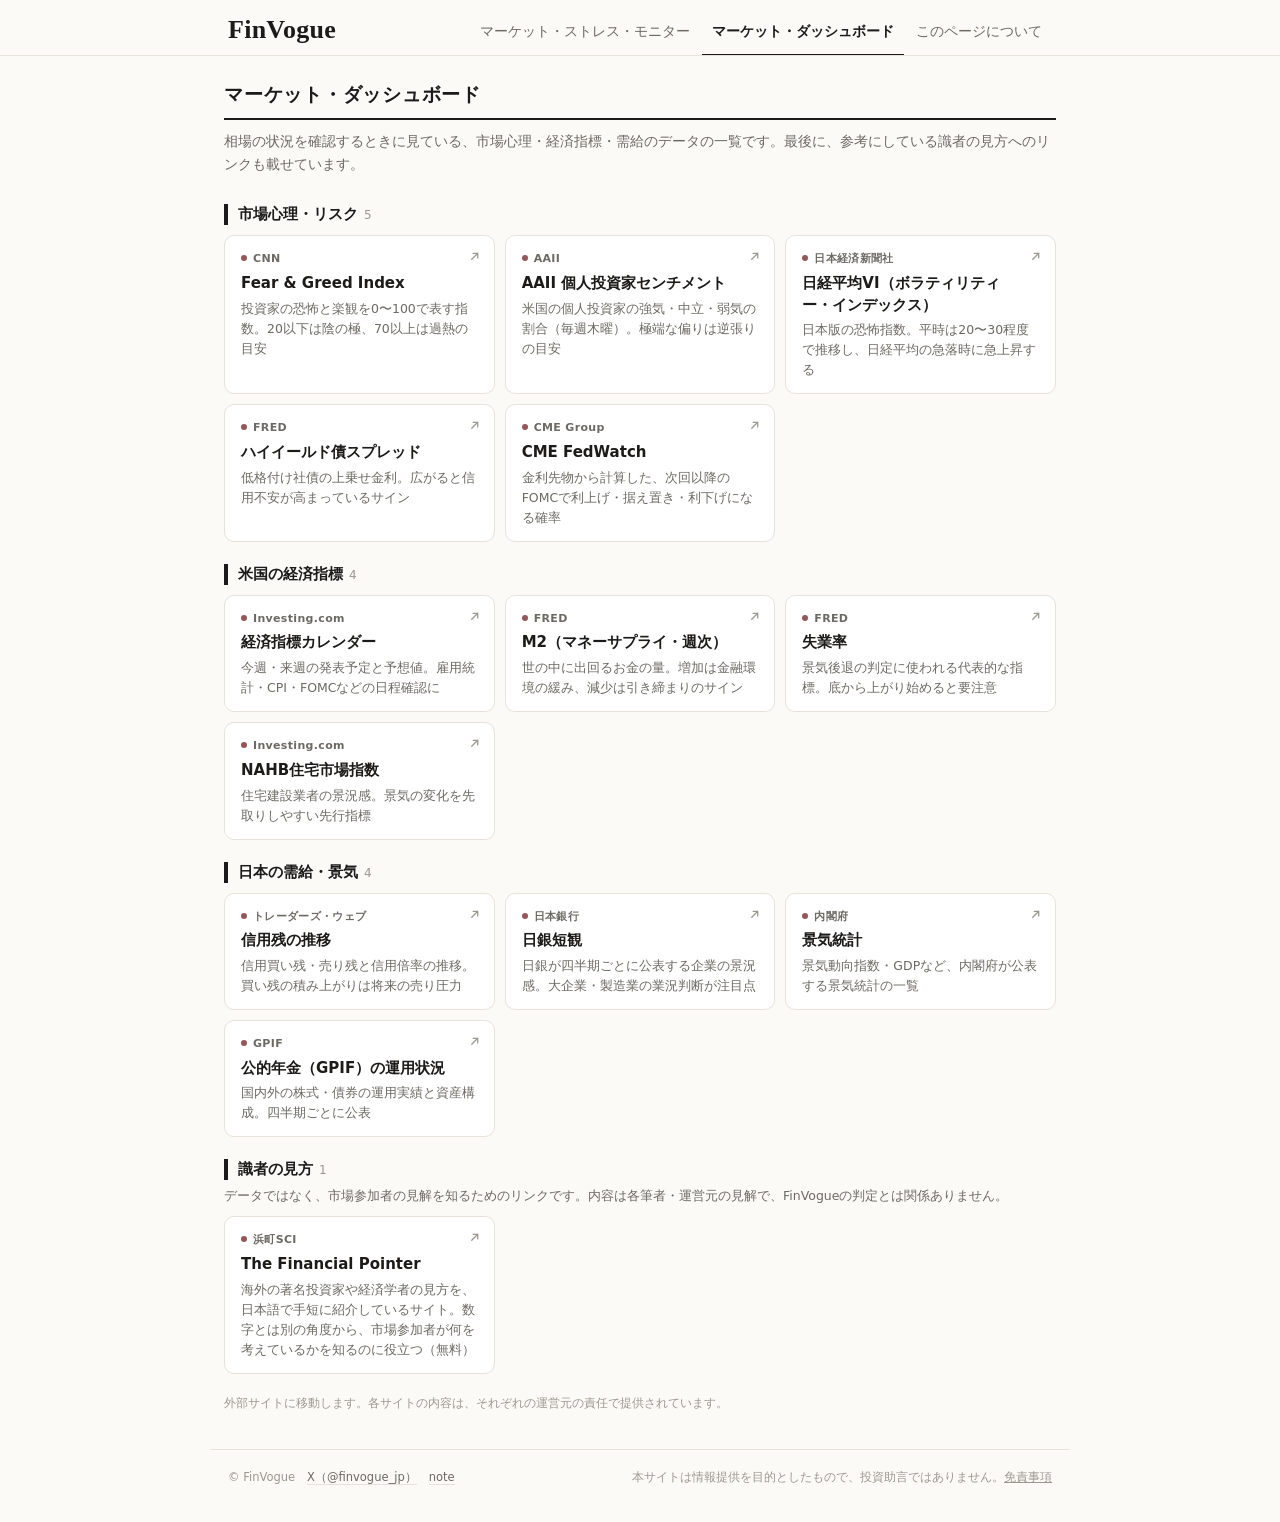
<file: links.html>
<!DOCTYPE html>
<html lang="ja">
<head>
<meta charset="utf-8">
<meta name="viewport" content="width=device-width, initial-scale=1">
<meta http-equiv="Content-Security-Policy" content="default-src 'self'; script-src 'self' 'unsafe-inline' https://static.cloudflareinsights.com; style-src 'self' 'unsafe-inline'; img-src 'self' data:; connect-src 'self' https://cloudflareinsights.com https://*.cloudflareinsights.com; font-src 'self'; object-src 'none'; base-uri 'self'; form-action 'none'">
<meta name="referrer" content="no-referrer">
<link rel="stylesheet" href="assets/site.css">
<link rel="icon" href="assets/favicon.svg" type="image/svg+xml">
<link rel="icon" href="assets/favicon-32.png" sizes="32x32" type="image/png">
<link rel="apple-touch-icon" href="assets/apple-touch-icon.png">
<meta name="description" content="市場心理・経済指標・需給のデータをまとめたリンク集です。">
<meta property="og:type" content="website">
<meta property="og:site_name" content="FinVogue">
<meta property="og:title" content="マーケット・ダッシュボード | FinVogue">
<meta property="og:description" content="市場心理・経済指標・需給のデータをまとめたリンク集です。">
<meta property="og:url" content="https://monkeypod8068.github.io/finvogue-monitor/links.html">
<meta property="og:image" content="https://monkeypod8068.github.io/finvogue-monitor/assets/ogp.png">
<meta property="og:image:width" content="1200">
<meta property="og:image:height" content="630">
<meta name="twitter:card" content="summary_large_image">
<meta name="twitter:site" content="@finvogue_jp">
<title>マーケット・ダッシュボード | FinVogue</title>
<style>
:root{--bg:#fbfaf7;--card:#fff;--ink:#1c1b19;--muted:#6d6a63;--faint:#9c988f;--line:#e7e3da;--hover:#faf8f3;--accent:#6e1f1f;color-scheme:light}
*{box-sizing:border-box}
html,body{margin:0;max-width:100%;overflow-x:hidden}
body{background:var(--bg);color:var(--ink);
  font-family:"Hiragino Sans","Yu Gothic UI","Meiryo","Noto Sans JP",system-ui,sans-serif;
  font-size:15px;line-height:1.7;-webkit-font-smoothing:antialiased;font-feature-settings:"palt"}
.wrap{max-width:860px;margin:0 auto;padding:6px 14px 24px}
/* 読み込み中にフッターが見えて動かないよう高さを確保（CLS対策） */
#app{min-height:100vh}
html.embed #app{min-height:0}
h2{font-size:15px;margin:22px 0 10px;padding-left:10px;border-left:4px solid var(--ink);line-height:1.4}
h2 .n{font-size:12px;color:var(--faint);font-weight:400;margin-left:6px}
.grid{display:grid;grid-template-columns:repeat(auto-fill,minmax(260px,1fr));gap:10px}
a.item{display:flex;flex-direction:column;gap:4px;padding:14px 16px 13px;background:var(--card);
  border:1px solid var(--line);border-radius:10px;color:inherit;text-decoration:none;position:relative;
  transition:border-color .15s,background .15s,transform .15s}
a.item:hover{border-color:var(--ink);background:var(--hover)}
a.item:focus-visible{outline:2px solid var(--ink);outline-offset:2px}
.top{display:flex;align-items:center;gap:8px}
.src{font-size:11px;letter-spacing:.03em;font-weight:600;color:var(--muted);white-space:nowrap}
.src::before{content:"";display:inline-block;width:6px;height:6px;border-radius:50%;background:var(--accent);margin-right:6px;vertical-align:1px;opacity:.75}
.title{font-weight:700;font-size:15px;line-height:1.45;padding-right:18px}
.note{font-size:12.5px;color:var(--muted);line-height:1.6}
.ext{position:absolute;top:15px;right:14px;color:var(--faint)}
a.item:hover .ext{color:var(--ink)}
.foot{margin-top:20px;font-size:11.5px;color:var(--faint)}
.gdesc{font-size:12.5px;color:var(--muted);margin:-4px 0 10px;line-height:1.6}
.pg{max-width:860px;margin:0 auto;padding:22px 14px 0}
.pg h1{font-size:19px;margin:0;letter-spacing:.04em;padding-bottom:8px;border-bottom:2px solid var(--ink)}
.pg p{font-size:13.5px;color:var(--muted);margin:10px 0 0}
html.embed .pg{display:none}
</style>
<script>if(/[?&]embed=1/.test(location.search))document.documentElement.classList.add("embed");</script>
</head>
<body>
<header class="site-hd"><div class="in"><a class="brand" href="index.html">FinVogue</a><nav class="site-nav" aria-label="サイト内メニュー"><a href="index.html"><span class="lg">マーケット・ストレス・</span>モニター</a><a href="links.html" aria-current="page"><span class="lg">マーケット・</span>ダッシュボード</a><a href="about.html">このページについて</a></nav></div></header>
<div class="pg"><h1>マーケット・ダッシュボード</h1><p>相場の状況を確認するときに見ている、市場心理・経済指標・需給のデータの一覧です。最後に、参考にしている識者の見方へのリンクも載せています。</p></div>
<div class="wrap" id="app"></div>
<footer class="site-ft"><span>© FinVogue　<a class="sns" href="https://x.com/finvogue_jp" target="_blank" rel="me noopener noreferrer">X（@finvogue_jp）</a>　<a class="sns" href="https://note.com/finvogue" target="_blank" rel="me noopener noreferrer">note</a></span><span>本サイトは情報提供を目的としたもので、投資助言ではありません。<a href="about.html#disclaimer">免責事項</a></span></footer>

<script>
(function(){
  function esc(s){return String(s==null?"":s).replace(/[&<>"']/g,function(c){
    return {"&":"&amp;","<":"&lt;",">":"&gt;",'"':"&quot;","'":"&#39;"}[c];});}
  function safeUrl(u){return /^https?:\/\//i.test(u||"")?u:"#";}
  var ICON='<svg class="ext" viewBox="0 0 12 12" width="11" height="11" aria-hidden="true"><path d="M4.5 2.5h5v5M9.5 2.5 3 9" fill="none" stroke="currentColor" stroke-width="1.4" stroke-linecap="round"/></svg>';
  fetch("links.json?t="+Date.now(),{cache:"no-store"}).then(function(r){return r.json();}).then(function(d){
    var h=[];
    (d.groups||[]).forEach(function(g){
      h.push('<h2>'+esc(g.name)+'<span class="n">'+(g.items||[]).length+'</span></h2>'+
        (g.desc?'<p class="gdesc">'+esc(g.desc)+'</p>':'')+'<div class="grid">');
      (g.items||[]).forEach(function(it){
        h.push('<a class="item" href="'+esc(safeUrl(it.url))+'" target="_blank" rel="noopener noreferrer">'+ICON+
          '<div class="top"><span class="src">'+esc(it.source||"")+'</span></div>'+
          '<div class="title">'+esc(it.title)+'</div>'+
          (it.note?'<div class="note">'+esc(it.note)+'</div>':'')+'</a>');
      });
      h.push('</div>');
    });
    h.push('<p class="foot">外部サイトに移動します。各サイトの内容は、それぞれの運営元の責任で提供されています。</p>');
    document.getElementById("app").innerHTML=h.join("");
  }).catch(function(){document.getElementById("app").textContent="リンクを読み込めませんでした。";});
})();
</script>
<!-- Cloudflare Web Analytics（Cookieを使わないアクセス数の計測） --><script type='module' src='https://static.cloudflareinsights.com/beacon.min.js' data-cf-beacon='{"token": "53d737177417465da31ccee3e11a5c7b"}'></script>
</body>
</html>
</file>
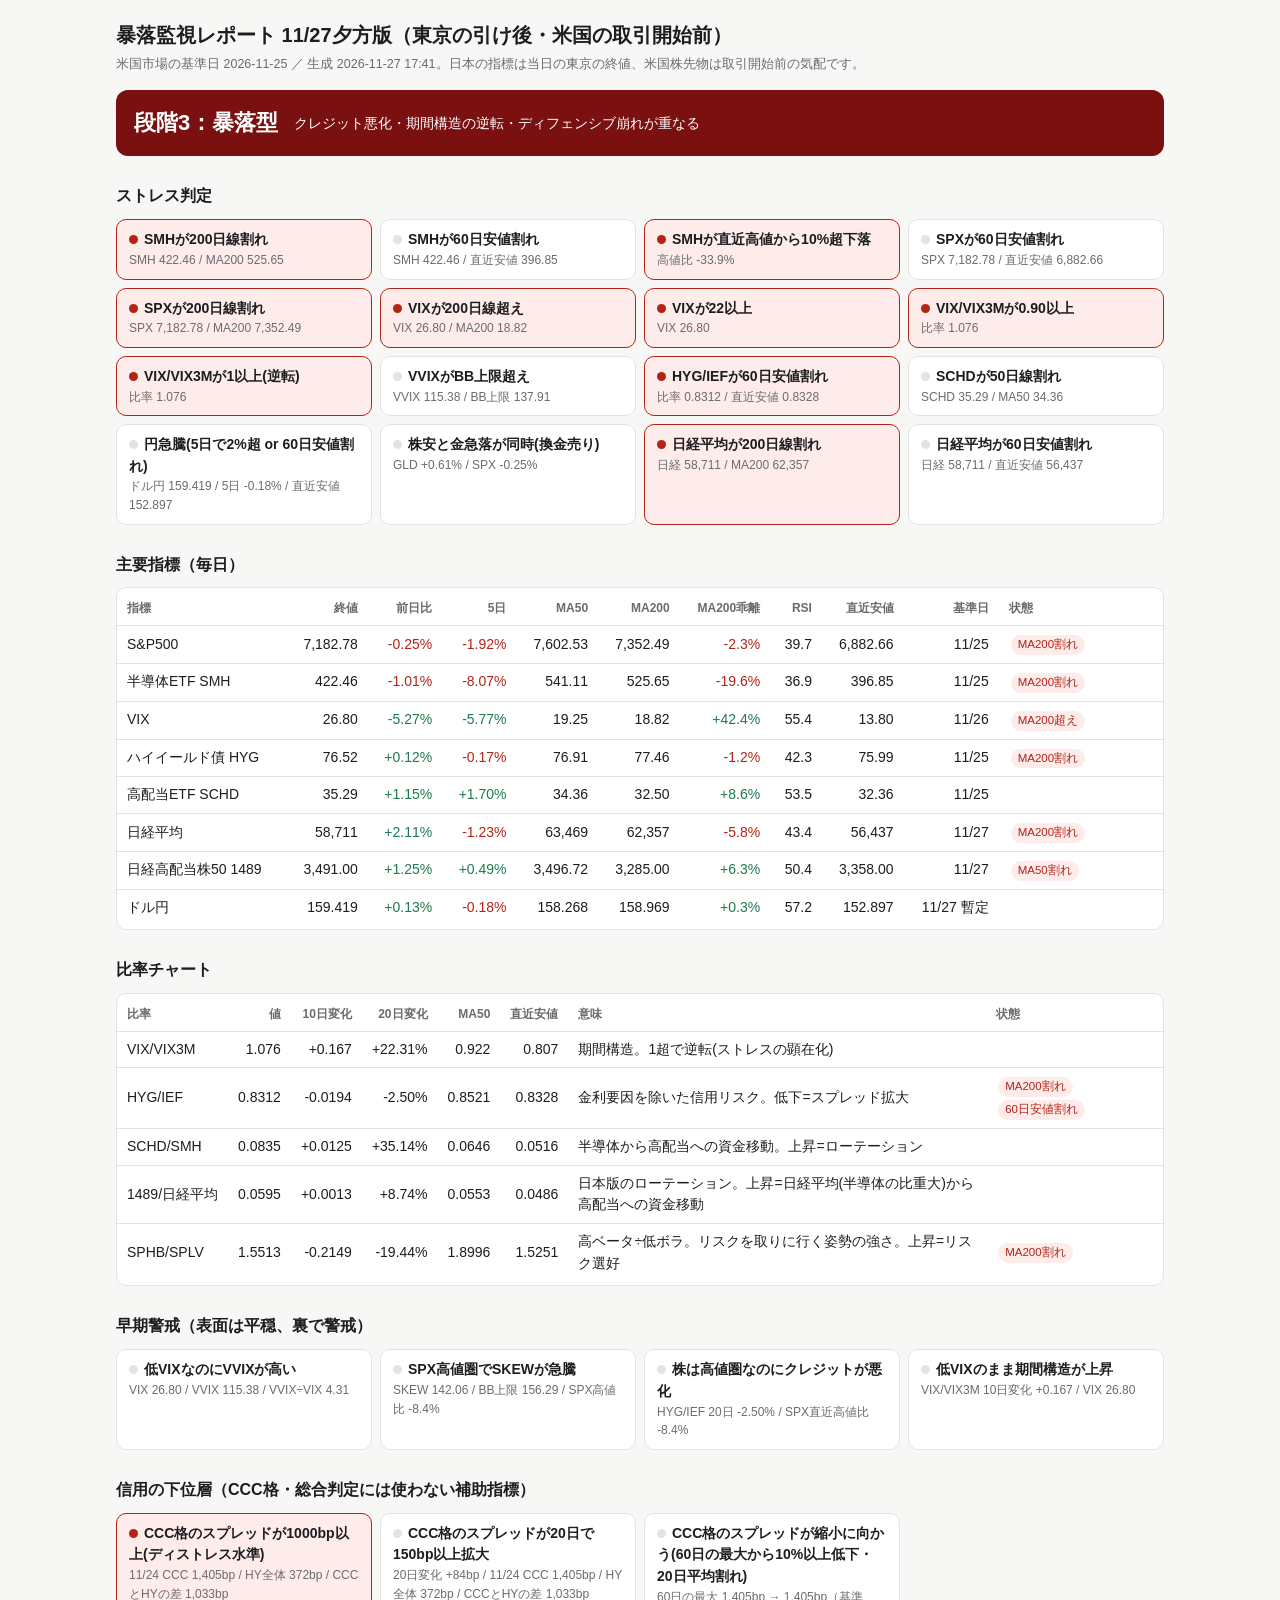
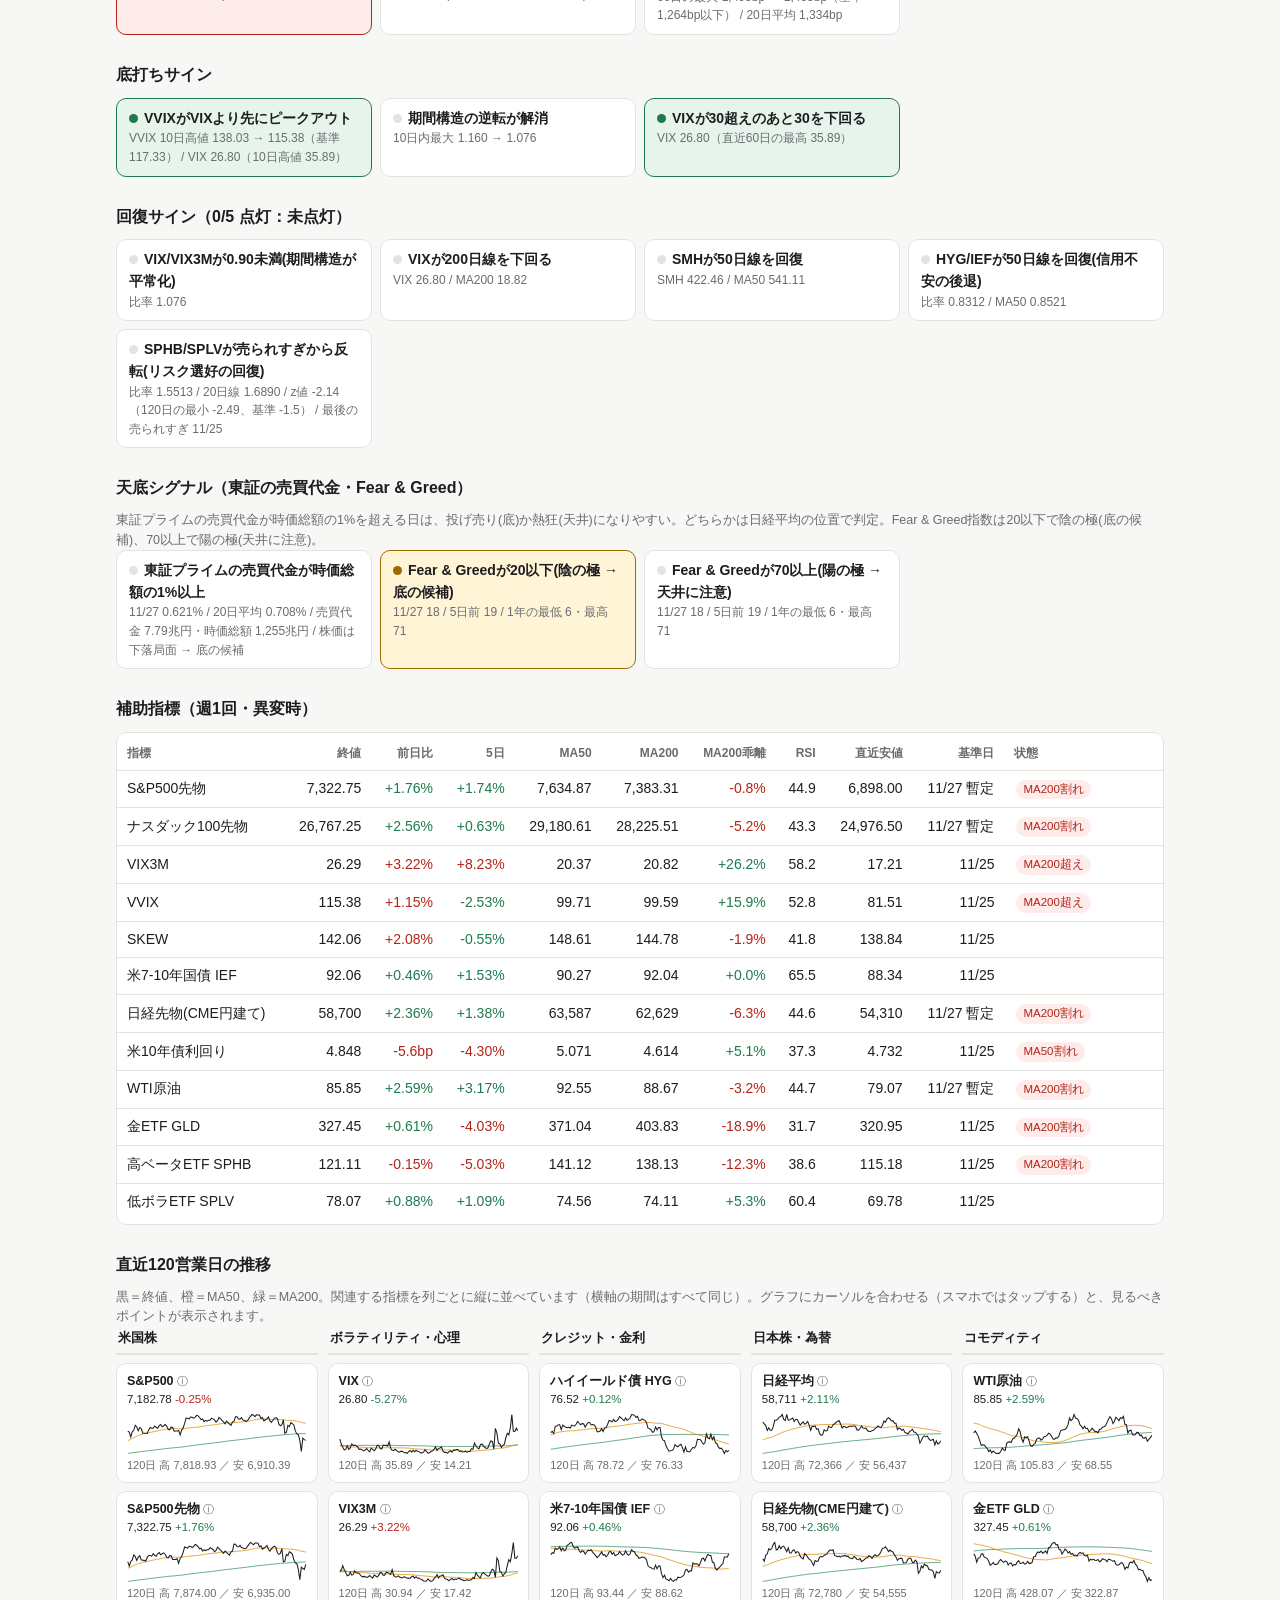
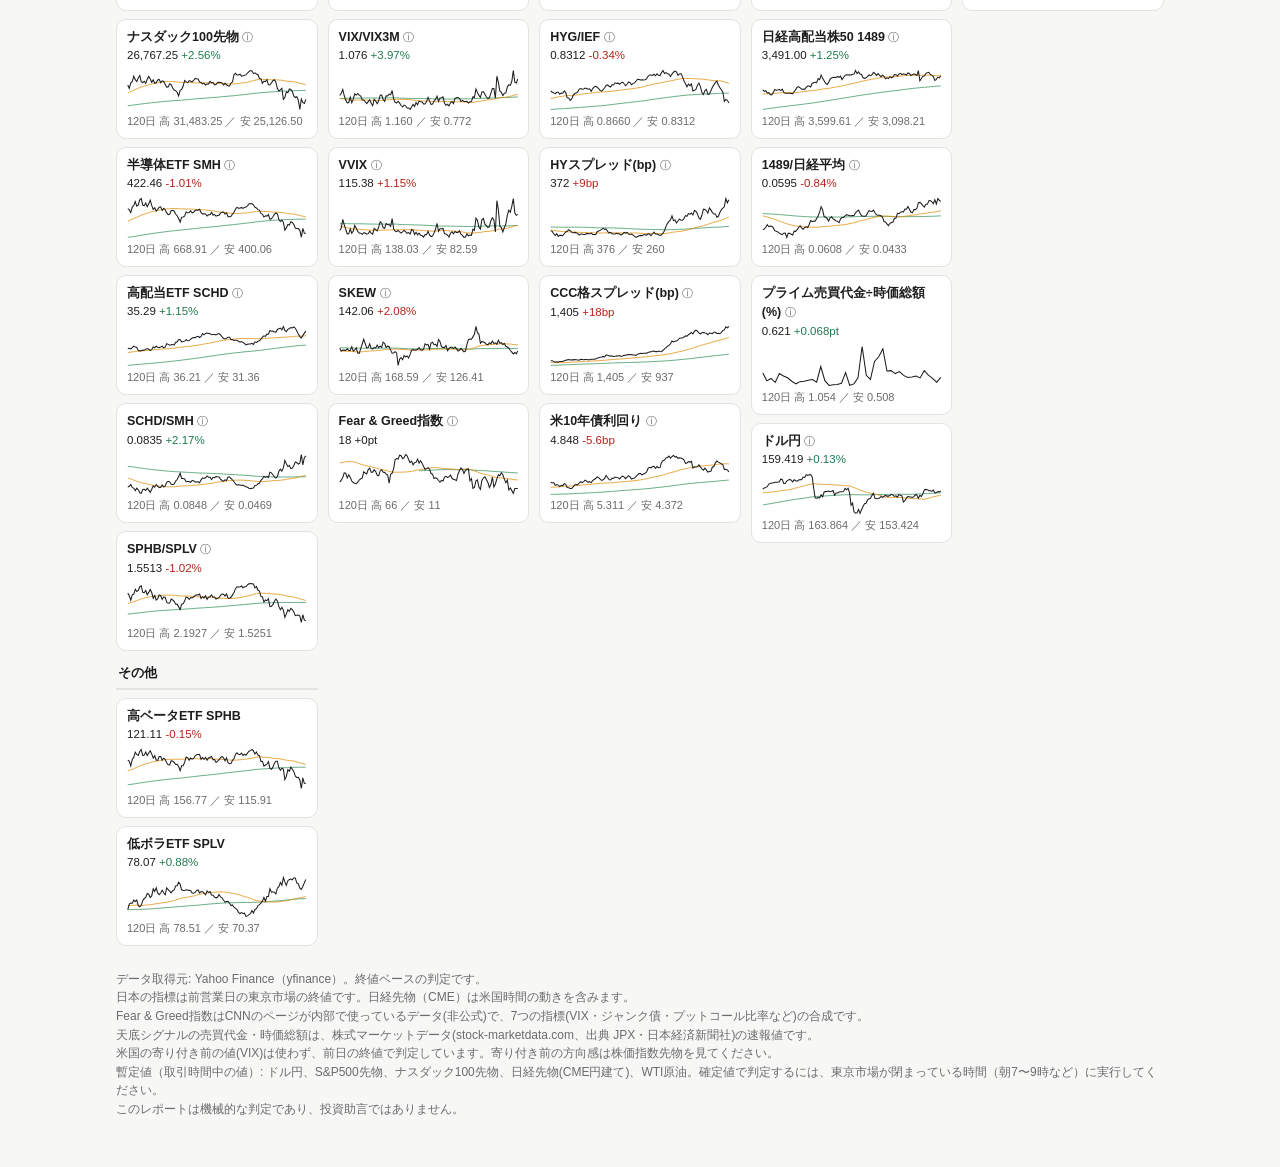
<file: report_evening.html>
<!doctype html><html lang='ja'><head><meta charset='utf-8'><meta name='viewport' content='width=device-width,initial-scale=1'><title>暴落監視 11/27夕方版</title><style>
:root{--bg:#f7f7f5;--card:#fff;--fg:#1d1d1f;--muted:#6b6b70;--line:#e3e3e0;
--ok:#1f7a4d;--okbg:#e6f4ec;--warn:#9a6a00;--warnbg:#fff4d6;--bad:#b42318;--badbg:#fdecea;
--crit:#fff;--critbg:#7a1010;--px:#1d1d1f;--m50:#e08a00;--m200:#2f8f5b}
*{box-sizing:border-box}body{margin:0;background:var(--bg);color:var(--fg);
font-family:"Segoe UI","Yu Gothic UI","Meiryo",sans-serif;font-size:14px;line-height:1.55}
.wrap{max-width:1080px;margin:0 auto;padding:20px 16px 48px}
h1{font-size:20px;margin:0 0 4px}h2{font-size:16px;margin:28px 0 10px}
.sub{color:var(--muted);font-size:12.5px}
.stage{border-radius:12px;padding:16px 18px;margin:16px 0;display:flex;gap:16px;align-items:center;flex-wrap:wrap}
.stage .lv{font-size:22px;font-weight:700}.s0{background:var(--okbg);color:var(--ok)}
.s1{background:var(--warnbg);color:var(--warn)}.s2{background:var(--badbg);color:var(--bad)}
.s3{background:var(--critbg);color:var(--crit)}
.card{background:var(--card);border:1px solid var(--line);border-radius:10px;padding:4px 0;overflow-x:auto}
table{border-collapse:collapse;width:100%;min-width:640px}
th,td{padding:7px 10px;border-bottom:1px solid var(--line);text-align:right;white-space:nowrap}
th{font-size:12px;color:var(--muted);font-weight:600}td.l,th.l{text-align:left}
tr:last-child td{border-bottom:none}
td.l:not(:first-child){white-space:normal;min-width:150px}
.tag{display:inline-block;font-size:11.5px;padding:1px 7px;border-radius:999px;margin:1px 2px;
background:var(--warnbg);color:var(--warn)}.tag.b{background:var(--badbg);color:var(--bad)}
.tag.g{background:var(--okbg);color:var(--ok)}
.flags{display:grid;grid-template-columns:repeat(auto-fill,minmax(250px,1fr));gap:8px}
.flag{background:var(--card);border:1px solid var(--line);border-radius:10px;padding:9px 12px}
.flag.on{border-color:var(--bad);background:var(--badbg)}.flag.on.early{border-color:var(--warn);background:var(--warnbg)}
.flag.on.bottom,.flag.on.recovery{border-color:var(--ok);background:var(--okbg)}
.on.recovery .dot{background:var(--ok)}
.flag.on.extreme{border-color:var(--warn);background:var(--warnbg)}.on.extreme .dot{background:var(--warn)}
.flag .t{font-weight:600}.flag .d{font-size:12px;color:var(--muted)}
.dot{display:inline-block;width:9px;height:9px;border-radius:50%;margin-right:6px;background:var(--line)}
.on .dot{background:var(--bad)}.on.early .dot{background:var(--warn)}.on.bottom .dot{background:var(--ok)}
.pos{color:var(--ok)}.neg{color:var(--bad)}
.spark{display:block}.spark polyline{fill:none;stroke-width:1.4}
.spark .lpx{stroke:var(--px)}.spark .l50{stroke:var(--m50);stroke-width:1}.spark .l200{stroke:var(--m200);stroke-width:1}
.chartcols{display:grid;grid-template-columns:repeat(auto-fit,minmax(190px,1fr));gap:10px;align-items:start}
.chartcol{display:flex;flex-direction:column;gap:8px}
.colt{font-weight:700;font-size:13px;padding:2px 2px 4px;border-bottom:2px solid var(--line)}
.chart{background:var(--card);border:1px solid var(--line);border-radius:10px;padding:8px 10px}
.chart .ch{margin-bottom:4px}
.chart .t{font-weight:600;font-size:12.5px}.chart .t{display:block}.chart .v{display:block;font-size:11.5px;white-space:nowrap}
.chart .rng{font-size:11px;color:var(--muted);margin-top:2px}
.chart .spark{width:100%;height:auto}
.chart{position:relative;cursor:help;outline:none}
.chart .i{font-weight:400;color:var(--muted);font-size:11px}
.chart .tip{display:none;position:absolute;left:0;right:0;top:100%;margin-top:4px;z-index:20;
background:var(--fg);color:var(--bg);font-size:12px;line-height:1.55;padding:8px 10px;border-radius:8px;
box-shadow:0 4px 14px rgba(0,0,0,.25)}
.chart:hover .tip,.chart:focus .tip{display:block}
.chart:hover,.chart:focus{border-color:var(--muted)}
.note{font-size:12px;color:var(--muted);margin-top:24px}
.demo{background:var(--badbg);color:var(--bad);padding:8px 12px;border-radius:8px;font-weight:600}
.chg{background:var(--card);border:1px solid var(--line);border-radius:10px;padding:10px 14px}
</style></head><body><div class='wrap'><h1>暴落監視レポート 11/27夕方版（東京の引け後・米国の取引開始前）</h1><div class='sub'>米国市場の基準日 2026-11-25 ／ 生成 2026-11-27 17:41。日本の指標は当日の東京の終値、米国株先物は取引開始前の気配です。</div><div class='stage s3'><div class='lv'>段階3：暴落型</div><div>クレジット悪化・期間構造の逆転・ディフェンシブ崩れが重なる</div></div><h2>ストレス判定</h2><div class='flags'><div class='flag on'><div class='t'><span class='dot'></span>SMHが200日線割れ</div><div class='d'>SMH 422.46 / MA200 525.65</div></div><div class='flag'><div class='t'><span class='dot'></span>SMHが60日安値割れ</div><div class='d'>SMH 422.46 / 直近安値 396.85</div></div><div class='flag on'><div class='t'><span class='dot'></span>SMHが直近高値から10%超下落</div><div class='d'>高値比 -33.9%</div></div><div class='flag'><div class='t'><span class='dot'></span>SPXが60日安値割れ</div><div class='d'>SPX 7,182.78 / 直近安値 6,882.66</div></div><div class='flag on'><div class='t'><span class='dot'></span>SPXが200日線割れ</div><div class='d'>SPX 7,182.78 / MA200 7,352.49</div></div><div class='flag on'><div class='t'><span class='dot'></span>VIXが200日線超え</div><div class='d'>VIX 26.80 / MA200 18.82</div></div><div class='flag on'><div class='t'><span class='dot'></span>VIXが22以上</div><div class='d'>VIX 26.80</div></div><div class='flag on'><div class='t'><span class='dot'></span>VIX/VIX3Mが0.90以上</div><div class='d'>比率 1.076</div></div><div class='flag on'><div class='t'><span class='dot'></span>VIX/VIX3Mが1以上(逆転)</div><div class='d'>比率 1.076</div></div><div class='flag'><div class='t'><span class='dot'></span>VVIXがBB上限超え</div><div class='d'>VVIX 115.38 / BB上限 137.91</div></div><div class='flag on'><div class='t'><span class='dot'></span>HYG/IEFが60日安値割れ</div><div class='d'>比率 0.8312 / 直近安値 0.8328</div></div><div class='flag'><div class='t'><span class='dot'></span>SCHDが50日線割れ</div><div class='d'>SCHD 35.29 / MA50 34.36</div></div><div class='flag'><div class='t'><span class='dot'></span>円急騰(5日で2%超 or 60日安値割れ)</div><div class='d'>ドル円 159.419 / 5日 -0.18% / 直近安値 152.897</div></div><div class='flag'><div class='t'><span class='dot'></span>株安と金急落が同時(換金売り)</div><div class='d'>GLD +0.61% / SPX -0.25%</div></div><div class='flag on'><div class='t'><span class='dot'></span>日経平均が200日線割れ</div><div class='d'>日経 58,711 / MA200 62,357</div></div><div class='flag'><div class='t'><span class='dot'></span>日経平均が60日安値割れ</div><div class='d'>日経 58,711 / 直近安値 56,437</div></div></div><h2>主要指標（毎日）</h2><div class='card'><table><tr><th class='l'>指標</th><th>終値</th><th>前日比</th><th>5日</th><th>MA50</th><th>MA200</th><th>MA200乖離</th><th>RSI</th><th>直近安値</th><th>基準日</th><th class='l'>状態</th></tr><tr><td class='l'>S&amp;P500</td><td>7,182.78</td><td class='neg'>-0.25%</td><td class='neg'>-1.92%</td><td>7,602.53</td><td>7,352.49</td><td class='neg'>-2.3%</td><td>39.7</td><td>6,882.66</td><td>11/25</td><td class='l'><span class="tag b">MA200割れ</span></td></tr><tr><td class='l'>半導体ETF SMH</td><td>422.46</td><td class='neg'>-1.01%</td><td class='neg'>-8.07%</td><td>541.11</td><td>525.65</td><td class='neg'>-19.6%</td><td>36.9</td><td>396.85</td><td>11/25</td><td class='l'><span class="tag b">MA200割れ</span></td></tr><tr><td class='l'>VIX</td><td>26.80</td><td class='pos'>-5.27%</td><td class='pos'>-5.77%</td><td>19.25</td><td>18.82</td><td class='pos'>+42.4%</td><td>55.4</td><td>13.80</td><td>11/26</td><td class='l'><span class="tag b">MA200超え</span></td></tr><tr><td class='l'>ハイイールド債 HYG</td><td>76.52</td><td class='pos'>+0.12%</td><td class='neg'>-0.17%</td><td>76.91</td><td>77.46</td><td class='neg'>-1.2%</td><td>42.3</td><td>75.99</td><td>11/25</td><td class='l'><span class="tag b">MA200割れ</span></td></tr><tr><td class='l'>高配当ETF SCHD</td><td>35.29</td><td class='pos'>+1.15%</td><td class='pos'>+1.70%</td><td>34.36</td><td>32.50</td><td class='pos'>+8.6%</td><td>53.5</td><td>32.36</td><td>11/25</td><td class='l'></td></tr><tr><td class='l'>日経平均</td><td>58,711</td><td class='pos'>+2.11%</td><td class='neg'>-1.23%</td><td>63,469</td><td>62,357</td><td class='neg'>-5.8%</td><td>43.4</td><td>56,437</td><td>11/27</td><td class='l'><span class="tag b">MA200割れ</span></td></tr><tr><td class='l'>日経高配当株50 1489</td><td>3,491.00</td><td class='pos'>+1.25%</td><td class='pos'>+0.49%</td><td>3,496.72</td><td>3,285.00</td><td class='pos'>+6.3%</td><td>50.4</td><td>3,358.00</td><td>11/27</td><td class='l'><span class="tag b">MA50割れ</span></td></tr><tr><td class='l'>ドル円</td><td>159.419</td><td class='pos'>+0.13%</td><td class='neg'>-0.18%</td><td>158.268</td><td>158.969</td><td class='pos'>+0.3%</td><td>57.2</td><td>152.897</td><td>11/27 暫定</td><td class='l'></td></tr></table></div><h2>比率チャート</h2><div class='card'><table><tr><th class='l'>比率</th><th>値</th><th>10日変化</th><th>20日変化</th><th>MA50</th><th>直近安値</th><th class='l'>意味</th><th class='l'>状態</th></tr><tr><td class='l'>VIX/VIX3M</td><td>1.076</td><td>+0.167</td><td>+22.31%</td><td>0.922</td><td>0.807</td><td class='l'>期間構造。1超で逆転(ストレスの顕在化)</td><td class='l'></td></tr><tr><td class='l'>HYG/IEF</td><td>0.8312</td><td>-0.0194</td><td>-2.50%</td><td>0.8521</td><td>0.8328</td><td class='l'>金利要因を除いた信用リスク。低下=スプレッド拡大</td><td class='l'><span class="tag b">MA200割れ</span><span class="tag b">60日安値割れ</span></td></tr><tr><td class='l'>SCHD/SMH</td><td>0.0835</td><td>+0.0125</td><td>+35.14%</td><td>0.0646</td><td>0.0516</td><td class='l'>半導体から高配当への資金移動。上昇=ローテーション</td><td class='l'></td></tr><tr><td class='l'>1489/日経平均</td><td>0.0595</td><td>+0.0013</td><td>+8.74%</td><td>0.0553</td><td>0.0486</td><td class='l'>日本版のローテーション。上昇=日経平均(半導体の比重大)から高配当への資金移動</td><td class='l'></td></tr><tr><td class='l'>SPHB/SPLV</td><td>1.5513</td><td>-0.2149</td><td>-19.44%</td><td>1.8996</td><td>1.5251</td><td class='l'>高ベータ÷低ボラ。リスクを取りに行く姿勢の強さ。上昇=リスク選好</td><td class='l'><span class="tag b">MA200割れ</span></td></tr></table></div><h2>早期警戒（表面は平穏、裏で警戒）</h2><div class='flags'><div class='flag early'><div class='t'><span class='dot'></span>低VIXなのにVVIXが高い</div><div class='d'>VIX 26.80 / VVIX 115.38 / VVIX÷VIX 4.31</div></div><div class='flag early'><div class='t'><span class='dot'></span>SPX高値圏でSKEWが急騰</div><div class='d'>SKEW 142.06 / BB上限 156.29 / SPX高値比 -8.4%</div></div><div class='flag early'><div class='t'><span class='dot'></span>株は高値圏なのにクレジットが悪化</div><div class='d'>HYG/IEF 20日 -2.50% / SPX直近高値比 -8.4%</div></div><div class='flag early'><div class='t'><span class='dot'></span>低VIXのまま期間構造が上昇</div><div class='d'>VIX/VIX3M 10日変化 +0.167 / VIX 26.80</div></div></div><h2>信用の下位層（CCC格・総合判定には使わない補助指標）</h2><div class='flags'><div class='flag on credit'><div class='t'><span class='dot'></span>CCC格のスプレッドが1000bp以上(ディストレス水準)</div><div class='d'>11/24 CCC 1,405bp / HY全体 372bp / CCCとHYの差 1,033bp</div></div><div class='flag credit'><div class='t'><span class='dot'></span>CCC格のスプレッドが20日で150bp以上拡大</div><div class='d'>20日変化 +84bp / 11/24 CCC 1,405bp / HY全体 372bp / CCCとHYの差 1,033bp</div></div><div class='flag credit'><div class='t'><span class='dot'></span>CCC格のスプレッドが縮小に向かう(60日の最大から10%以上低下・20日平均割れ)</div><div class='d'>60日の最大 1,405bp → 1,405bp（基準 1,264bp以下） / 20日平均 1,334bp</div></div></div><h2>底打ちサイン</h2><div class='flags'><div class='flag on bottom'><div class='t'><span class='dot'></span>VVIXがVIXより先にピークアウト</div><div class='d'>VVIX 10日高値 138.03 → 115.38（基準 117.33） / VIX 26.80（10日高値 35.89）</div></div><div class='flag bottom'><div class='t'><span class='dot'></span>期間構造の逆転が解消</div><div class='d'>10日内最大 1.160 → 1.076</div></div><div class='flag on bottom'><div class='t'><span class='dot'></span>VIXが30超えのあと30を下回る</div><div class='d'>VIX 26.80（直近60日の最高 35.89）</div></div></div><h2>回復サイン（0/5 点灯：未点灯）</h2><div class='flags'><div class='flag recovery'><div class='t'><span class='dot'></span>VIX/VIX3Mが0.90未満(期間構造が平常化)</div><div class='d'>比率 1.076</div></div><div class='flag recovery'><div class='t'><span class='dot'></span>VIXが200日線を下回る</div><div class='d'>VIX 26.80 / MA200 18.82</div></div><div class='flag recovery'><div class='t'><span class='dot'></span>SMHが50日線を回復</div><div class='d'>SMH 422.46 / MA50 541.11</div></div><div class='flag recovery'><div class='t'><span class='dot'></span>HYG/IEFが50日線を回復(信用不安の後退)</div><div class='d'>比率 0.8312 / MA50 0.8521</div></div><div class='flag recovery'><div class='t'><span class='dot'></span>SPHB/SPLVが売られすぎから反転(リスク選好の回復)</div><div class='d'>比率 1.5513 / 20日線 1.6890 / z値 -2.14（120日の最小 -2.49、基準 -1.5） / 最後の売られすぎ 11/25</div></div></div><h2>天底シグナル（東証の売買代金・Fear & Greed）</h2><div class='sub'>東証プライムの売買代金が時価総額の1%を超える日は、投げ売り(底)か熱狂(天井)になりやすい。どちらかは日経平均の位置で判定。Fear & Greed指数は20以下で陰の極(底の候補)、70以上で陽の極(天井に注意)。</div><div class='flags'><div class='flag extreme'><div class='t'><span class='dot'></span>東証プライムの売買代金が時価総額の1%以上</div><div class='d'>11/27 0.621% / 20日平均 0.708% / 売買代金 7.79兆円・時価総額 1,255兆円 / 株価は下落局面 → 底の候補</div></div><div class='flag on extreme'><div class='t'><span class='dot'></span>Fear &amp; Greedが20以下(陰の極 → 底の候補)</div><div class='d'>11/27 18 / 5日前 19 / 1年の最低 6・最高 71</div></div><div class='flag extreme'><div class='t'><span class='dot'></span>Fear &amp; Greedが70以上(陽の極 → 天井に注意)</div><div class='d'>11/27 18 / 5日前 19 / 1年の最低 6・最高 71</div></div></div><h2>補助指標（週1回・異変時）</h2><div class='card'><table><tr><th class='l'>指標</th><th>終値</th><th>前日比</th><th>5日</th><th>MA50</th><th>MA200</th><th>MA200乖離</th><th>RSI</th><th>直近安値</th><th>基準日</th><th class='l'>状態</th></tr><tr><td class='l'>S&amp;P500先物</td><td>7,322.75</td><td class='pos'>+1.76%</td><td class='pos'>+1.74%</td><td>7,634.87</td><td>7,383.31</td><td class='neg'>-0.8%</td><td>44.9</td><td>6,898.00</td><td>11/27 暫定</td><td class='l'><span class="tag b">MA200割れ</span></td></tr><tr><td class='l'>ナスダック100先物</td><td>26,767.25</td><td class='pos'>+2.56%</td><td class='pos'>+0.63%</td><td>29,180.61</td><td>28,225.51</td><td class='neg'>-5.2%</td><td>43.3</td><td>24,976.50</td><td>11/27 暫定</td><td class='l'><span class="tag b">MA200割れ</span></td></tr><tr><td class='l'>VIX3M</td><td>26.29</td><td class='neg'>+3.22%</td><td class='neg'>+8.23%</td><td>20.37</td><td>20.82</td><td class='pos'>+26.2%</td><td>58.2</td><td>17.21</td><td>11/25</td><td class='l'><span class="tag b">MA200超え</span></td></tr><tr><td class='l'>VVIX</td><td>115.38</td><td class='neg'>+1.15%</td><td class='pos'>-2.53%</td><td>99.71</td><td>99.59</td><td class='pos'>+15.9%</td><td>52.8</td><td>81.51</td><td>11/25</td><td class='l'><span class="tag b">MA200超え</span></td></tr><tr><td class='l'>SKEW</td><td>142.06</td><td class='neg'>+2.08%</td><td class='pos'>-0.55%</td><td>148.61</td><td>144.78</td><td class='neg'>-1.9%</td><td>41.8</td><td>138.84</td><td>11/25</td><td class='l'></td></tr><tr><td class='l'>米7-10年国債 IEF</td><td>92.06</td><td class='pos'>+0.46%</td><td class='pos'>+1.53%</td><td>90.27</td><td>92.04</td><td class='pos'>+0.0%</td><td>65.5</td><td>88.34</td><td>11/25</td><td class='l'></td></tr><tr><td class='l'>日経先物(CME円建て)</td><td>58,700</td><td class='pos'>+2.36%</td><td class='pos'>+1.38%</td><td>63,587</td><td>62,629</td><td class='neg'>-6.3%</td><td>44.6</td><td>54,310</td><td>11/27 暫定</td><td class='l'><span class="tag b">MA200割れ</span></td></tr><tr><td class='l'>米10年債利回り</td><td>4.848</td><td class='neg'>-5.6bp</td><td class='neg'>-4.30%</td><td>5.071</td><td>4.614</td><td class='pos'>+5.1%</td><td>37.3</td><td>4.732</td><td>11/25</td><td class='l'><span class="tag b">MA50割れ</span></td></tr><tr><td class='l'>WTI原油</td><td>85.85</td><td class='pos'>+2.59%</td><td class='pos'>+3.17%</td><td>92.55</td><td>88.67</td><td class='neg'>-3.2%</td><td>44.7</td><td>79.07</td><td>11/27 暫定</td><td class='l'><span class="tag b">MA200割れ</span></td></tr><tr><td class='l'>金ETF GLD</td><td>327.45</td><td class='pos'>+0.61%</td><td class='neg'>-4.03%</td><td>371.04</td><td>403.83</td><td class='neg'>-18.9%</td><td>31.7</td><td>320.95</td><td>11/25</td><td class='l'><span class="tag b">MA200割れ</span></td></tr><tr><td class='l'>高ベータETF SPHB</td><td>121.11</td><td class='neg'>-0.15%</td><td class='neg'>-5.03%</td><td>141.12</td><td>138.13</td><td class='neg'>-12.3%</td><td>38.6</td><td>115.18</td><td>11/25</td><td class='l'><span class="tag b">MA200割れ</span></td></tr><tr><td class='l'>低ボラETF SPLV</td><td>78.07</td><td class='pos'>+0.88%</td><td class='pos'>+1.09%</td><td>74.56</td><td>74.11</td><td class='pos'>+5.3%</td><td>60.4</td><td>69.78</td><td>11/25</td><td class='l'></td></tr></table></div><h2>直近120営業日の推移</h2><div class='sub'>黒＝終値、橙＝MA50、緑＝MA200。関連する指標を列ごとに縦に並べています（横軸の期間はすべて同じ）。グラフにカーソルを合わせる（スマホではタップする）と、見るべきポイントが表示されます。</div><div class='chartcols'><div class='chartcol'><div class='colt'>米国株</div><div class='chart' tabindex='0'><div class='ch'><span class='t'>S&amp;P500 <span class='i' aria-hidden='true'>ⓘ</span></span><span class='v'>7,182.78 <span class='neg'>-0.25%</span></span></div><svg viewBox="0 0 240 56" width="240" height="56" class="spark" role="img"><polyline points="1.0,54.0 3.0,53.7 5.0,53.5 7.0,53.2 9.0,53.0 11.0,52.7 13.0,52.4 15.0,52.2 17.0,51.9 19.0,51.6 21.0,51.3 23.0,51.1 25.0,50.9 27.0,50.6 29.0,50.4 31.0,50.1 33.0,49.9 35.0,49.7 37.0,49.4 39.0,49.2 41.0,48.9 43.0,48.7 45.0,48.5 47.0,48.2 49.0,48.0 51.0,47.7 53.0,47.5 55.0,47.3 57.0,47.1 59.0,46.8 61.0,46.6 63.0,46.4 65.0,46.3 67.0,46.1 69.0,45.9 71.0,45.7 73.0,45.5 75.0,45.3 77.0,45.0 79.0,44.7 81.0,44.4 83.0,44.1 85.0,43.8 87.0,43.6 89.0,43.3 91.0,43.0 93.0,42.7 95.0,42.5 97.0,42.3 99.0,42.0 101.0,41.8 103.0,41.6 105.0,41.4 107.0,41.1 109.0,40.9 111.0,40.6 113.0,40.3 115.0,40.1 117.0,39.9 119.0,39.7 121.0,39.4 123.0,39.1 125.0,38.8 127.0,38.6 129.0,38.3 131.0,38.0 133.0,37.7 135.0,37.5 137.0,37.2 139.0,37.0 141.0,36.8 143.0,36.6 145.0,36.3 147.0,36.1 149.0,35.9 151.0,35.6 153.0,35.4 155.0,35.2 157.0,35.0 159.0,34.7 161.0,34.5 163.0,34.3 165.0,34.0 167.0,33.7 169.0,33.4 171.0,33.2 173.0,32.9 175.0,32.7 177.0,32.4 179.0,32.2 181.0,32.0 183.0,31.8 185.0,31.6 187.0,31.3 189.0,31.1 191.0,30.9 193.0,30.7 195.0,30.5 197.0,30.3 199.0,30.1 201.0,29.9 203.0,29.7 205.0,29.5 207.0,29.4 209.0,29.1 211.0,29.0 213.0,28.9 215.0,28.7 217.0,28.5 219.0,28.4 221.0,28.2 223.0,28.0 225.0,27.9 227.0,27.8 229.0,27.7 231.0,27.6 233.0,27.6 235.0,27.5 237.0,27.4 239.0,27.4" class="l200"/><polyline points="1.0,37.1 3.0,36.0 5.0,35.0 7.0,34.0 9.0,33.1 11.0,32.0 13.0,31.0 15.0,30.2 17.0,29.4 19.0,28.7 21.0,28.1 23.0,27.6 25.0,27.1 27.0,26.8 29.0,26.4 31.0,25.9 33.0,25.5 35.0,25.1 37.0,24.6 39.0,24.2 41.0,23.9 43.0,23.5 45.0,23.0 47.0,22.6 49.0,22.2 51.0,21.8 53.0,21.5 55.0,21.3 57.0,21.2 59.0,21.0 61.0,20.9 63.0,20.9 65.0,20.9 67.0,20.9 69.0,21.0 71.0,21.1 73.0,21.1 75.0,20.9 77.0,20.7 79.0,20.4 81.0,20.1 83.0,19.9 85.0,19.7 87.0,19.5 89.0,19.3 91.0,19.1 93.0,18.9 95.0,18.7 97.0,18.5 99.0,18.2 101.0,17.8 103.0,17.6 105.0,17.1 107.0,16.8 109.0,16.6 111.0,16.4 113.0,16.2 115.0,15.9 117.0,15.7 119.0,15.5 121.0,15.2 123.0,14.8 125.0,14.4 127.0,14.0 129.0,13.8 131.0,13.7 133.0,13.5 135.0,13.4 137.0,13.3 139.0,13.3 141.0,13.1 143.0,13.0 145.0,12.8 147.0,12.5 149.0,12.3 151.0,12.2 153.0,11.9 155.0,11.7 157.0,11.5 159.0,11.3 161.0,11.1 163.0,10.8 165.0,10.4 167.0,9.9 169.0,9.5 171.0,9.0 173.0,8.6 175.0,8.3 177.0,8.1 179.0,8.1 181.0,8.1 183.0,8.1 185.0,8.2 187.0,8.2 189.0,8.2 191.0,8.3 193.0,8.5 195.0,8.6 197.0,8.6 199.0,8.6 201.0,8.6 203.0,8.6 205.0,8.8 207.0,8.9 209.0,8.9 211.0,9.2 213.0,9.6 215.0,9.8 217.0,9.9 219.0,10.0 221.0,10.0 223.0,10.2 225.0,10.6 227.0,10.9 229.0,11.3 231.0,11.7 233.0,12.5 235.0,13.0 237.0,13.4 239.0,13.8" class="l50"/><polyline points="1.0,24.5 3.0,25.5 5.0,32.0 7.0,25.1 9.0,23.1 11.0,16.4 13.0,18.7 15.0,23.7 17.0,19.3 19.0,20.8 21.0,26.7 23.0,27.1 25.0,27.1 27.0,27.3 29.0,22.6 31.0,19.4 33.0,20.3 35.0,20.3 37.0,17.3 39.0,19.1 41.0,20.3 43.0,17.0 45.0,15.3 47.0,18.5 49.0,17.0 51.0,15.4 53.0,17.5 55.0,21.7 57.0,22.4 59.0,18.9 61.0,19.4 63.0,24.3 65.0,24.1 67.0,24.1 69.0,23.2 71.0,29.4 73.0,22.7 75.0,19.9 77.0,13.9 79.0,6.5 81.0,7.2 83.0,7.9 85.0,5.3 87.0,5.6 89.0,6.9 91.0,5.8 93.0,3.1 95.0,3.8 97.0,6.0 99.0,8.9 101.0,8.0 103.0,11.7 105.0,9.9 107.0,11.0 109.0,9.7 111.0,9.8 113.0,6.8 115.0,7.8 117.0,9.2 119.0,12.2 121.0,10.3 123.0,5.9 125.0,7.5 127.0,9.9 129.0,11.9 131.0,14.4 133.0,10.8 135.0,12.8 137.0,14.7 139.0,16.5 141.0,11.9 143.0,11.2 145.0,5.0 147.0,5.0 149.0,8.1 151.0,8.2 153.0,6.1 155.0,9.4 157.0,10.1 159.0,11.1 161.0,10.3 163.0,7.2 165.0,4.4 167.0,2.0 169.0,2.9 171.0,4.9 173.0,2.4 175.0,2.6 177.0,2.7 179.0,7.4 181.0,6.1 183.0,10.7 185.0,9.0 187.0,7.8 189.0,5.4 191.0,10.5 193.0,12.6 195.0,9.7 197.0,7.2 199.0,6.1 201.0,7.4 203.0,15.0 205.0,17.1 207.0,15.6 209.0,9.1 211.0,27.3 213.0,26.1 215.0,16.6 217.0,18.2 219.0,12.9 221.0,14.3 223.0,16.0 225.0,23.9 227.0,28.0 229.0,29.0 231.0,37.0 233.0,51.4 235.0,33.7 237.0,35.6 239.0,36.6" class="lpx"/></svg><div class='rng'>120日 高 7,818.93 ／ 安 6,910.39</div><div class='tip' role='tooltip'><b>見るべきポイント</b><br>最重要は200日線(緑)を割るか。60日安値割れとVIX22以上が重なると段階2、200日線割れは段階3の条件の一つ。50日線(橙)の回復が戻りの最初の関門。</div></div><div class='chart' tabindex='0'><div class='ch'><span class='t'>S&amp;P500先物 <span class='i' aria-hidden='true'>ⓘ</span></span><span class='v'>7,322.75 <span class='pos'>+1.76%</span></span></div><svg viewBox="0 0 240 56" width="240" height="56" class="spark" role="img"><polyline points="1.0,54.0 3.0,53.8 5.0,53.5 7.0,53.3 9.0,53.0 11.0,52.7 13.0,52.5 15.0,52.2 17.0,51.9 19.0,51.7 21.0,51.4 23.0,51.2 25.0,50.9 27.0,50.7 29.0,50.4 31.0,50.2 33.0,49.9 35.0,49.7 37.0,49.4 39.0,49.2 41.0,48.9 43.0,48.7 45.0,48.5 47.0,48.2 49.0,48.0 51.0,47.8 53.0,47.6 55.0,47.4 57.0,47.1 59.0,46.9 61.0,46.8 63.0,46.6 65.0,46.4 67.0,46.2 69.0,46.1 71.0,45.8 73.0,45.6 75.0,45.4 77.0,45.1 79.0,44.8 81.0,44.5 83.0,44.3 85.0,44.0 87.0,43.7 89.0,43.5 91.0,43.2 93.0,43.0 95.0,42.7 97.0,42.5 99.0,42.3 101.0,42.1 103.0,41.9 105.0,41.6 107.0,41.4 109.0,41.2 111.0,40.9 113.0,40.7 115.0,40.5 117.0,40.3 119.0,40.0 121.0,39.7 123.0,39.5 125.0,39.2 127.0,38.9 129.0,38.7 131.0,38.4 133.0,38.1 135.0,37.9 137.0,37.7 139.0,37.5 141.0,37.3 143.0,37.0 145.0,36.8 147.0,36.5 149.0,36.3 151.0,36.1 153.0,35.8 155.0,35.6 157.0,35.4 159.0,35.1 161.0,34.9 163.0,34.6 165.0,34.3 167.0,34.0 169.0,33.8 171.0,33.5 173.0,33.3 175.0,33.0 177.0,32.8 179.0,32.6 181.0,32.4 183.0,32.2 185.0,32.0 187.0,31.7 189.0,31.5 191.0,31.4 193.0,31.2 195.0,31.0 197.0,30.8 199.0,30.6 201.0,30.4 203.0,30.2 205.0,30.1 207.0,29.8 209.0,29.7 211.0,29.6 213.0,29.4 215.0,29.3 217.0,29.1 219.0,28.9 221.0,28.8 223.0,28.6 225.0,28.6 227.0,28.4 229.0,28.4 231.0,28.3 233.0,28.3 235.0,28.2 237.0,28.1 239.0,28.0" class="l200"/><polyline points="1.0,36.6 3.0,35.6 5.0,34.7 7.0,33.9 9.0,32.9 11.0,31.9 13.0,31.1 15.0,30.4 17.0,29.7 19.0,29.1 21.0,28.5 23.0,28.1 25.0,27.7 27.0,27.3 29.0,26.9 31.0,26.4 33.0,26.0 35.0,25.5 37.0,25.1 39.0,24.8 41.0,24.4 43.0,23.9 45.0,23.5 47.0,23.1 49.0,22.7 51.0,22.3 53.0,22.1 55.0,22.0 57.0,21.8 59.0,21.7 61.0,21.7 63.0,21.7 65.0,21.7 67.0,21.7 69.0,21.8 71.0,21.8 73.0,21.6 75.0,21.4 77.0,21.1 79.0,20.9 81.0,20.6 83.0,20.4 85.0,20.2 87.0,20.0 89.0,19.9 91.0,19.6 93.0,19.4 95.0,19.2 97.0,18.9 99.0,18.6 101.0,18.3 103.0,17.8 105.0,17.5 107.0,17.3 109.0,17.1 111.0,16.9 113.0,16.6 115.0,16.4 117.0,16.3 119.0,16.0 121.0,15.7 123.0,15.3 125.0,15.1 127.0,14.9 129.0,14.8 131.0,14.7 133.0,14.6 135.0,14.6 137.0,14.6 139.0,14.5 141.0,14.4 143.0,14.2 145.0,13.9 147.0,13.7 149.0,13.6 151.0,13.3 153.0,13.1 155.0,12.8 157.0,12.6 159.0,12.4 161.0,12.1 163.0,11.7 165.0,11.2 167.0,10.8 169.0,10.3 171.0,9.9 173.0,9.5 175.0,9.3 177.0,9.3 179.0,9.2 181.0,9.3 183.0,9.3 185.0,9.4 187.0,9.3 189.0,9.4 191.0,9.5 193.0,9.6 195.0,9.6 197.0,9.6 199.0,9.5 201.0,9.6 203.0,9.7 205.0,9.8 207.0,9.8 209.0,10.1 211.0,10.5 213.0,10.6 215.0,10.8 217.0,10.8 219.0,10.8 221.0,11.0 223.0,11.3 225.0,11.7 227.0,12.0 229.0,12.4 231.0,13.2 233.0,13.6 235.0,14.0 237.0,14.4 239.0,14.7" class="l50"/><polyline points="1.0,27.5 3.0,33.6 5.0,27.4 7.0,25.3 9.0,18.6 11.0,20.9 13.0,25.9 15.0,21.4 17.0,19.7 19.0,25.2 21.0,25.7 23.0,25.9 25.0,27.1 27.0,21.8 29.0,19.3 31.0,19.5 33.0,20.3 35.0,17.0 37.0,19.1 39.0,20.3 41.0,17.1 43.0,15.5 45.0,18.5 47.0,17.0 49.0,15.8 51.0,17.7 53.0,22.0 55.0,22.7 57.0,19.4 59.0,19.7 61.0,24.8 63.0,24.6 65.0,24.6 67.0,23.7 69.0,29.7 71.0,23.3 73.0,20.8 75.0,15.0 77.0,7.8 79.0,8.6 81.0,9.4 83.0,7.0 85.0,7.2 87.0,8.7 89.0,7.5 91.0,4.7 93.0,5.7 95.0,7.6 97.0,10.5 99.0,9.7 101.0,13.2 103.0,11.7 105.0,12.8 107.0,11.7 109.0,11.8 111.0,9.0 113.0,10.1 115.0,11.3 117.0,14.3 119.0,12.5 121.0,8.3 123.0,10.1 125.0,12.3 127.0,14.2 129.0,16.6 131.0,13.4 133.0,15.2 135.0,17.1 137.0,18.8 139.0,14.4 141.0,13.5 143.0,4.1 145.0,4.2 147.0,7.4 149.0,7.7 151.0,5.7 153.0,8.8 155.0,9.5 157.0,10.4 159.0,10.0 161.0,7.1 163.0,4.5 165.0,2.0 167.0,3.1 169.0,5.1 171.0,2.8 173.0,2.8 175.0,3.0 177.0,7.5 179.0,6.4 181.0,11.0 183.0,9.4 185.0,8.3 187.0,5.9 189.0,11.0 191.0,13.4 193.0,10.5 195.0,8.1 197.0,6.8 199.0,8.4 201.0,15.8 203.0,17.9 205.0,16.7 207.0,10.1 209.0,28.1 211.0,27.0 213.0,17.9 215.0,19.5 217.0,14.4 219.0,15.7 221.0,17.4 223.0,25.1 225.0,29.3 227.0,30.3 229.0,37.9 231.0,51.8 233.0,34.9 235.0,36.8 237.0,38.0 239.0,31.3" class="lpx"/></svg><div class='rng'>120日 高 7,874.00 ／ 安 6,935.00</div><div class='tip' role='tooltip'><b>見るべきポイント</b><br>米国の取引開始前の方向を示す。夕方版では今夜の寄り付きの目安。先物の200日線を割るかも現物と同じく確認。</div></div><div class='chart' tabindex='0'><div class='ch'><span class='t'>ナスダック100先物 <span class='i' aria-hidden='true'>ⓘ</span></span><span class='v'>26,767.25 <span class='pos'>+2.56%</span></span></div><svg viewBox="0 0 240 56" width="240" height="56" class="spark" role="img"><polyline points="1.0,49.1 3.0,48.9 5.0,48.7 7.0,48.4 9.0,48.1 11.0,47.9 13.0,47.6 15.0,47.3 17.0,47.0 19.0,46.8 21.0,46.6 23.0,46.3 25.0,46.1 27.0,45.8 29.0,45.6 31.0,45.3 33.0,45.1 35.0,44.9 37.0,44.7 39.0,44.5 41.0,44.3 43.0,44.0 45.0,43.9 47.0,43.7 49.0,43.4 51.0,43.3 53.0,43.1 55.0,42.9 57.0,42.8 59.0,42.6 61.0,42.4 63.0,42.3 65.0,42.2 67.0,42.1 69.0,42.0 71.0,41.8 73.0,41.7 75.0,41.5 77.0,41.3 79.0,41.1 81.0,41.0 83.0,40.8 85.0,40.6 87.0,40.4 89.0,40.2 91.0,40.0 93.0,39.8 95.0,39.7 97.0,39.6 99.0,39.4 101.0,39.3 103.0,39.1 105.0,39.0 107.0,38.8 109.0,38.7 111.0,38.5 113.0,38.3 115.0,38.2 117.0,38.0 119.0,37.9 121.0,37.7 123.0,37.5 125.0,37.3 127.0,37.1 129.0,36.9 131.0,36.7 133.0,36.5 135.0,36.4 137.0,36.2 139.0,36.0 141.0,35.9 143.0,35.7 145.0,35.4 147.0,35.2 149.0,35.0 151.0,34.8 153.0,34.6 155.0,34.4 157.0,34.2 159.0,34.0 161.0,33.7 163.0,33.5 165.0,33.2 167.0,33.0 169.0,32.7 171.0,32.5 173.0,32.3 175.0,32.1 177.0,31.9 179.0,31.7 181.0,31.6 183.0,31.4 185.0,31.2 187.0,31.0 189.0,30.9 191.0,30.8 193.0,30.6 195.0,30.5 197.0,30.3 199.0,30.1 201.0,30.0 203.0,29.9 205.0,29.8 207.0,29.7 209.0,29.6 211.0,29.6 213.0,29.5 215.0,29.4 217.0,29.3 219.0,29.2 221.0,29.1 223.0,29.1 225.0,29.0 227.0,28.9 229.0,28.9 231.0,28.9 233.0,28.8 235.0,28.7 237.0,28.7 239.0,28.6" class="l200"/><polyline points="1.0,32.1 3.0,31.2 5.0,30.3 7.0,29.4 9.0,28.4 11.0,27.5 13.0,26.6 15.0,25.7 17.0,24.9 19.0,24.1 21.0,23.5 23.0,22.9 25.0,22.4 27.0,21.8 29.0,21.2 31.0,20.7 33.0,20.2 35.0,19.7 37.0,19.3 39.0,19.0 41.0,18.6 43.0,18.1 45.0,17.7 47.0,17.4 49.0,17.1 51.0,16.8 53.0,16.7 55.0,16.7 57.0,16.6 59.0,16.7 61.0,16.8 63.0,16.9 65.0,17.1 67.0,17.4 69.0,17.7 71.0,17.9 73.0,18.0 75.0,18.0 77.0,18.0 79.0,18.0 81.0,18.1 83.0,18.1 85.0,18.2 87.0,18.3 89.0,18.4 91.0,18.5 93.0,18.6 95.0,18.7 97.0,18.6 99.0,18.6 101.0,18.5 103.0,18.4 105.0,18.5 107.0,18.5 109.0,18.7 111.0,18.8 113.0,18.8 115.0,18.9 117.0,19.2 119.0,19.3 121.0,19.3 123.0,19.3 125.0,19.3 127.0,19.4 129.0,19.6 131.0,19.7 133.0,19.8 135.0,19.9 137.0,20.0 139.0,20.0 141.0,20.1 143.0,19.9 145.0,19.7 147.0,19.5 149.0,19.3 151.0,19.1 153.0,18.8 155.0,18.5 157.0,18.3 159.0,18.0 161.0,17.6 163.0,17.1 165.0,16.6 167.0,16.0 169.0,15.4 171.0,14.9 173.0,14.5 175.0,14.2 177.0,14.2 179.0,14.1 181.0,14.1 183.0,14.1 185.0,14.1 187.0,14.0 189.0,14.2 191.0,14.3 193.0,14.5 195.0,14.5 197.0,14.4 199.0,14.4 201.0,14.6 203.0,14.8 205.0,14.9 207.0,15.0 209.0,15.4 211.0,15.9 213.0,16.1 215.0,16.4 217.0,16.5 219.0,16.6 221.0,16.8 223.0,17.2 225.0,17.6 227.0,18.0 229.0,18.4 231.0,19.1 233.0,19.5 235.0,19.9 237.0,20.4 239.0,20.8" class="l50"/><polyline points="1.0,21.4 3.0,26.0 5.0,18.5 7.0,16.9 9.0,9.6 11.0,14.2 13.0,16.7 15.0,12.0 17.0,8.8 19.0,16.9 21.0,18.1 23.0,16.4 25.0,19.3 27.0,13.7 29.0,9.9 31.0,13.4 33.0,17.8 35.0,14.6 37.0,19.1 39.0,18.5 41.0,14.6 43.0,13.9 45.0,18.4 47.0,15.8 49.0,16.6 51.0,20.5 53.0,24.2 55.0,24.1 57.0,19.7 59.0,20.8 61.0,25.4 63.0,28.2 65.0,28.9 67.0,31.1 69.0,35.9 71.0,28.5 73.0,27.2 75.0,23.2 77.0,15.3 79.0,17.3 81.0,18.3 83.0,15.5 85.0,16.3 87.0,17.2 89.0,15.3 91.0,12.6 93.0,13.0 95.0,13.3 97.0,17.5 99.0,18.1 101.0,19.9 103.0,19.1 105.0,21.4 107.0,20.0 109.0,19.9 111.0,16.6 113.0,18.3 115.0,18.1 117.0,21.3 119.0,20.8 121.0,18.0 123.0,17.7 125.0,17.9 127.0,18.6 129.0,21.2 131.0,19.1 133.0,21.1 135.0,22.7 137.0,22.6 139.0,18.7 141.0,17.3 143.0,7.7 145.0,5.7 147.0,7.9 149.0,7.9 151.0,6.9 153.0,9.5 155.0,9.1 157.0,8.4 159.0,7.9 161.0,5.4 163.0,3.4 165.0,2.0 167.0,2.7 169.0,6.2 171.0,5.1 173.0,6.8 175.0,7.7 177.0,12.6 179.0,13.0 181.0,19.1 183.0,16.4 185.0,16.8 187.0,14.1 189.0,21.2 191.0,21.4 193.0,18.7 195.0,15.7 197.0,14.3 199.0,17.7 201.0,26.1 203.0,29.5 205.0,28.0 207.0,25.9 209.0,40.7 211.0,38.0 213.0,30.4 215.0,31.8 217.0,26.6 219.0,27.3 221.0,30.2 223.0,36.3 225.0,38.1 227.0,37.1 229.0,41.9 231.0,54.0 233.0,40.2 235.0,44.6 237.0,46.0 239.0,40.6" class="lpx"/></svg><div class='rng'>120日 高 31,483.25 ／ 安 25,126.50</div><div class='tip' role='tooltip'><b>見るべきポイント</b><br>ハイテク・AI銘柄の方向。S&amp;P500先物より弱ければ、AI関連が売られている合図。</div></div><div class='chart' tabindex='0'><div class='ch'><span class='t'>半導体ETF SMH <span class='i' aria-hidden='true'>ⓘ</span></span><span class='v'>422.46 <span class='neg'>-1.01%</span></span></div><svg viewBox="0 0 240 56" width="240" height="56" class="spark" role="img"><polyline points="1.0,54.0 3.0,53.7 5.0,53.4 7.0,53.1 9.0,52.8 11.0,52.5 13.0,52.2 15.0,51.9 17.0,51.5 19.0,51.1 21.0,50.8 23.0,50.5 25.0,50.2 27.0,49.9 29.0,49.6 31.0,49.2 33.0,48.9 35.0,48.6 37.0,48.4 39.0,48.1 41.0,47.8 43.0,47.5 45.0,47.3 47.0,47.0 49.0,46.7 51.0,46.5 53.0,46.2 55.0,46.0 57.0,45.8 59.0,45.6 61.0,45.3 63.0,45.1 65.0,44.9 67.0,44.7 69.0,44.5 71.0,44.3 73.0,44.1 75.0,43.9 77.0,43.7 79.0,43.5 81.0,43.3 83.0,43.1 85.0,42.8 87.0,42.6 89.0,42.4 91.0,42.2 93.0,41.9 95.0,41.7 97.0,41.5 99.0,41.3 101.0,41.1 103.0,40.9 105.0,40.7 107.0,40.5 109.0,40.4 111.0,40.2 113.0,39.9 115.0,39.8 117.0,39.6 119.0,39.4 121.0,39.2 123.0,39.0 125.0,38.8 127.0,38.5 129.0,38.3 131.0,38.1 133.0,37.8 135.0,37.6 137.0,37.4 139.0,37.3 141.0,37.1 143.0,36.8 145.0,36.6 147.0,36.4 149.0,36.2 151.0,35.9 153.0,35.7 155.0,35.5 157.0,35.2 159.0,35.0 161.0,34.8 163.0,34.5 165.0,34.2 167.0,33.9 169.0,33.7 171.0,33.4 173.0,33.2 175.0,33.0 177.0,32.8 179.0,32.6 181.0,32.4 183.0,32.2 185.0,32.0 187.0,31.9 189.0,31.7 191.0,31.6 193.0,31.4 195.0,31.3 197.0,31.1 199.0,30.9 201.0,30.8 203.0,30.7 205.0,30.6 207.0,30.4 209.0,30.3 211.0,30.3 213.0,30.2 215.0,30.1 217.0,30.1 219.0,30.0 221.0,29.9 223.0,29.8 225.0,29.8 227.0,29.7 229.0,29.7 231.0,29.6 233.0,29.6 235.0,29.5 237.0,29.5 239.0,29.5" class="l200"/><polyline points="1.0,32.2 3.0,31.4 5.0,30.6 7.0,29.7 9.0,28.9 11.0,27.9 13.0,27.0 15.0,26.2 17.0,25.3 19.0,24.4 21.0,23.6 23.0,23.0 25.0,22.3 27.0,21.7 29.0,21.0 31.0,20.2 33.0,19.6 35.0,19.1 37.0,18.7 39.0,18.3 41.0,17.9 43.0,17.6 45.0,17.1 47.0,16.8 49.0,16.4 51.0,16.1 53.0,15.9 55.0,15.7 57.0,15.7 59.0,15.5 61.0,15.4 63.0,15.4 65.0,15.4 67.0,15.5 69.0,15.7 71.0,15.9 73.0,15.9 75.0,16.0 77.0,16.0 79.0,16.0 81.0,16.0 83.0,16.1 85.0,16.2 87.0,16.3 89.0,16.4 91.0,16.5 93.0,16.7 95.0,16.8 97.0,17.0 99.0,17.0 101.0,17.1 103.0,17.2 105.0,17.3 107.0,17.5 109.0,17.8 111.0,18.1 113.0,18.3 115.0,18.5 117.0,18.9 119.0,19.4 121.0,19.7 123.0,19.9 125.0,20.2 127.0,20.4 129.0,20.6 131.0,20.9 133.0,21.1 135.0,21.3 137.0,21.6 139.0,21.7 141.0,21.8 143.0,22.0 145.0,22.0 147.0,21.9 149.0,21.9 151.0,21.9 153.0,21.8 155.0,21.6 157.0,21.4 159.0,21.3 161.0,21.2 163.0,21.0 165.0,20.7 167.0,20.4 169.0,20.0 171.0,19.6 173.0,19.4 175.0,19.2 177.0,19.0 179.0,19.1 181.0,19.1 183.0,19.2 185.0,19.4 187.0,19.5 189.0,19.5 191.0,19.8 193.0,20.0 195.0,20.2 197.0,20.3 199.0,20.3 201.0,20.3 203.0,20.5 205.0,20.7 207.0,20.8 209.0,21.0 211.0,21.4 213.0,21.8 215.0,22.1 217.0,22.3 219.0,22.5 221.0,22.7 223.0,22.9 225.0,23.3 227.0,23.8 229.0,24.2 231.0,24.6 233.0,25.3 235.0,25.6 237.0,26.0 239.0,26.5" class="l50"/><polyline points="1.0,15.6 3.0,16.9 5.0,20.8 7.0,13.4 9.0,11.4 11.0,6.2 13.0,12.1 15.0,10.6 17.0,3.7 19.0,2.0 21.0,11.0 23.0,11.6 25.0,8.1 27.0,13.0 29.0,9.1 31.0,4.5 33.0,11.3 35.0,16.7 37.0,14.4 39.0,18.8 41.0,16.6 43.0,13.7 45.0,13.1 47.0,18.0 49.0,15.2 51.0,17.0 53.0,21.2 55.0,23.6 57.0,23.1 59.0,18.3 61.0,17.7 63.0,19.0 65.0,22.7 67.0,25.1 69.0,28.7 71.0,33.6 73.0,26.9 75.0,26.6 77.0,25.7 79.0,19.9 81.0,21.0 83.0,20.7 85.0,18.5 87.0,21.1 89.0,20.4 91.0,18.1 93.0,17.3 95.0,17.6 97.0,16.4 99.0,21.0 101.0,22.7 103.0,22.4 105.0,22.8 107.0,25.4 109.0,23.7 111.0,23.7 113.0,20.4 115.0,24.2 117.0,23.5 119.0,25.7 121.0,24.7 123.0,24.3 125.0,21.5 127.0,20.3 129.0,20.1 131.0,22.8 133.0,21.3 135.0,26.4 137.0,26.3 139.0,25.7 141.0,22.8 143.0,20.4 145.0,16.0 147.0,13.8 149.0,14.9 151.0,15.1 153.0,14.0 155.0,15.2 157.0,13.9 159.0,13.5 161.0,11.8 163.0,9.3 165.0,8.7 167.0,9.0 169.0,10.4 171.0,13.8 173.0,14.6 175.0,16.9 177.0,17.5 179.0,22.0 181.0,23.1 183.0,26.8 185.0,25.1 187.0,25.5 189.0,23.5 191.0,29.9 193.0,29.2 195.0,26.4 197.0,23.3 199.0,21.4 201.0,22.6 203.0,30.1 205.0,32.8 207.0,30.8 209.0,33.6 211.0,44.4 213.0,41.3 215.0,36.8 217.0,37.5 219.0,33.1 221.0,34.1 223.0,36.9 225.0,41.7 227.0,42.1 229.0,42.2 231.0,44.5 233.0,53.6 235.0,42.0 237.0,48.4 239.0,49.3" class="lpx"/></svg><div class='rng'>120日 高 668.91 ／ 安 400.06</div><div class='tip' role='tooltip'><b>見るべきポイント</b><br>震源の半導体。60日安値割れは段階2の価格条件、高値から10%超の下落は段階1。50日線の回復は回復サインの一つ。出来高を伴う下ヒゲが底打ちの手がかり。</div></div><div class='chart' tabindex='0'><div class='ch'><span class='t'>高配当ETF SCHD <span class='i' aria-hidden='true'>ⓘ</span></span><span class='v'>35.29 <span class='pos'>+1.15%</span></span></div><svg viewBox="0 0 240 56" width="240" height="56" class="spark" role="img"><polyline points="1.0,54.0 3.0,53.8 5.0,53.6 7.0,53.5 9.0,53.3 11.0,53.1 13.0,52.9 15.0,52.7 17.0,52.6 19.0,52.4 21.0,52.3 23.0,52.1 25.0,51.9 27.0,51.7 29.0,51.5 31.0,51.4 33.0,51.2 35.0,51.0 37.0,50.8 39.0,50.6 41.0,50.4 43.0,50.2 45.0,50.0 47.0,49.8 49.0,49.6 51.0,49.4 53.0,49.2 55.0,49.0 57.0,48.8 59.0,48.6 61.0,48.4 63.0,48.2 65.0,47.9 67.0,47.7 69.0,47.5 71.0,47.2 73.0,47.0 75.0,46.7 77.0,46.5 79.0,46.2 81.0,45.9 83.0,45.7 85.0,45.4 87.0,45.2 89.0,44.9 91.0,44.6 93.0,44.4 95.0,44.1 97.0,43.8 99.0,43.6 101.0,43.3 103.0,43.0 105.0,42.6 107.0,42.3 109.0,42.0 111.0,41.7 113.0,41.4 115.0,41.1 117.0,40.9 119.0,40.6 121.0,40.3 123.0,40.0 125.0,39.7 127.0,39.5 129.0,39.2 131.0,38.9 133.0,38.7 135.0,38.4 137.0,38.1 139.0,37.9 141.0,37.7 143.0,37.4 145.0,37.2 147.0,37.0 149.0,36.8 151.0,36.6 153.0,36.3 155.0,36.1 157.0,35.9 159.0,35.7 161.0,35.5 163.0,35.4 165.0,35.2 167.0,35.0 169.0,34.8 171.0,34.6 173.0,34.3 175.0,34.1 177.0,33.9 179.0,33.7 181.0,33.5 183.0,33.2 185.0,33.0 187.0,32.7 189.0,32.5 191.0,32.2 193.0,31.9 195.0,31.7 197.0,31.4 199.0,31.2 201.0,30.9 203.0,30.7 205.0,30.4 207.0,30.2 209.0,29.9 211.0,29.7 213.0,29.4 215.0,29.2 217.0,28.9 219.0,28.7 221.0,28.5 223.0,28.2 225.0,28.0 227.0,27.8 229.0,27.6 231.0,27.5 233.0,27.3 235.0,27.2 237.0,27.1 239.0,26.9" class="l200"/><polyline points="1.0,36.8 3.0,36.5 5.0,36.3 7.0,36.0 9.0,35.7 11.0,35.5 13.0,35.2 15.0,35.0 17.0,34.9 19.0,34.8 21.0,34.6 23.0,34.4 25.0,34.2 27.0,34.0 29.0,33.8 31.0,33.7 33.0,33.5 35.0,33.3 37.0,33.1 39.0,32.9 41.0,32.8 43.0,32.6 45.0,32.4 47.0,32.2 49.0,32.2 51.0,32.1 53.0,31.8 55.0,31.6 57.0,31.5 59.0,31.3 61.0,31.1 63.0,30.9 65.0,30.6 67.0,30.4 69.0,30.1 71.0,29.8 73.0,29.5 75.0,29.3 77.0,29.1 79.0,28.9 81.0,28.7 83.0,28.5 85.0,28.3 87.0,28.1 89.0,27.8 91.0,27.5 93.0,27.2 95.0,26.9 97.0,26.6 99.0,26.3 101.0,25.9 103.0,25.5 105.0,25.1 107.0,24.7 109.0,24.4 111.0,24.0 113.0,23.7 115.0,23.3 117.0,22.8 119.0,22.4 121.0,22.0 123.0,21.5 125.0,21.1 127.0,20.8 129.0,20.5 131.0,20.2 133.0,19.9 135.0,19.7 137.0,19.4 139.0,19.2 141.0,19.0 143.0,18.8 145.0,18.7 147.0,18.5 149.0,18.3 151.0,18.2 153.0,18.1 155.0,18.1 157.0,18.0 159.0,18.0 161.0,18.0 163.0,18.0 165.0,18.0 167.0,18.1 169.0,18.2 171.0,18.3 173.0,18.3 175.0,18.3 177.0,18.3 179.0,18.3 181.0,18.2 183.0,18.0 185.0,17.9 187.0,17.8 189.0,17.8 191.0,17.6 193.0,17.4 195.0,17.3 197.0,17.1 199.0,17.0 201.0,16.9 203.0,16.7 205.0,16.6 207.0,16.5 209.0,16.3 211.0,16.2 213.0,16.2 215.0,16.0 217.0,15.9 219.0,15.7 221.0,15.5 223.0,15.3 225.0,15.1 227.0,15.0 229.0,14.9 231.0,14.8 233.0,14.8 235.0,14.7 237.0,14.6 239.0,14.4" class="l50"/><polyline points="1.0,31.7 3.0,31.1 5.0,31.9 7.0,30.1 9.0,28.2 11.0,29.5 13.0,30.1 15.0,34.1 17.0,34.6 19.0,34.4 21.0,33.5 23.0,33.8 25.0,32.2 27.0,31.4 29.0,32.4 31.0,33.9 33.0,33.0 35.0,29.4 37.0,30.4 39.0,28.4 41.0,29.7 43.0,30.2 45.0,29.3 47.0,28.2 49.0,30.6 51.0,29.7 53.0,25.0 55.0,25.9 57.0,27.0 59.0,26.5 61.0,26.0 63.0,26.6 65.0,23.4 67.0,22.4 69.0,19.4 71.0,19.8 73.0,22.6 75.0,22.2 77.0,21.6 79.0,19.6 81.0,21.0 83.0,20.6 85.0,19.3 87.0,17.4 89.0,16.8 91.0,16.9 93.0,15.8 95.0,15.2 97.0,16.7 99.0,15.2 101.0,11.4 103.0,13.1 105.0,11.2 107.0,10.6 109.0,11.2 111.0,11.6 113.0,13.1 115.0,12.6 117.0,12.7 119.0,13.2 121.0,11.9 123.0,11.4 125.0,13.3 127.0,15.9 129.0,18.0 131.0,18.7 133.0,17.8 135.0,16.4 137.0,16.4 139.0,19.7 141.0,19.4 143.0,20.8 145.0,20.5 147.0,20.4 149.0,21.7 151.0,22.9 153.0,22.1 155.0,23.5 157.0,24.5 159.0,26.7 161.0,25.8 163.0,25.4 165.0,25.4 167.0,24.5 169.0,25.9 171.0,22.5 173.0,23.3 175.0,21.8 177.0,21.1 179.0,18.8 181.0,16.2 183.0,14.5 185.0,15.2 187.0,12.2 189.0,12.4 191.0,7.4 193.0,8.3 195.0,8.1 197.0,9.3 199.0,9.5 201.0,6.0 203.0,4.9 205.0,4.1 207.0,6.4 209.0,2.0 211.0,7.3 213.0,9.0 215.0,5.8 217.0,4.6 219.0,3.3 221.0,3.9 223.0,2.6 225.0,4.3 227.0,8.0 229.0,12.1 231.0,15.5 233.0,17.2 235.0,14.2 237.0,10.9 239.0,8.2" class="lpx"/></svg><div class='rng'>120日 高 36.21 ／ 安 31.36</div><div class='tip' role='tooltip'><b>見るべきポイント</b><br>資金の受け皿(高配当)。上昇中は株式市場の中で資金移動が機能している。50日線を割ると「逃げ場がなくなった」合図で、段階3の条件の一つ。</div></div><div class='chart' tabindex='0'><div class='ch'><span class='t'>SCHD/SMH <span class='i' aria-hidden='true'>ⓘ</span></span><span class='v'>0.0835 <span class='pos'>+2.17%</span></span></div><svg viewBox="0 0 240 56" width="240" height="56" class="spark" role="img"><polyline points="1.0,17.8 3.0,18.0 5.0,18.3 7.0,18.5 9.0,18.8 11.0,19.1 13.0,19.3 15.0,19.6 17.0,19.9 19.0,20.2 21.0,20.5 23.0,20.8 25.0,21.1 27.0,21.3 29.0,21.6 31.0,21.8 33.0,22.1 35.0,22.3 37.0,22.5 39.0,22.7 41.0,22.9 43.0,23.2 45.0,23.3 47.0,23.5 49.0,23.7 51.0,23.9 53.0,24.1 55.0,24.2 57.0,24.4 59.0,24.6 61.0,24.7 63.0,24.9 65.0,25.0 67.0,25.1 69.0,25.2 71.0,25.3 73.0,25.4 75.0,25.5 77.0,25.6 79.0,25.7 81.0,25.8 83.0,26.0 85.0,26.1 87.0,26.2 89.0,26.3 91.0,26.4 93.0,26.6 95.0,26.7 97.0,26.8 99.0,26.8 101.0,26.9 103.0,27.0 105.0,27.0 107.0,27.1 109.0,27.1 111.0,27.2 113.0,27.3 115.0,27.4 117.0,27.5 119.0,27.5 121.0,27.6 123.0,27.7 125.0,27.8 127.0,28.0 129.0,28.1 131.0,28.2 133.0,28.4 135.0,28.5 137.0,28.6 139.0,28.7 141.0,28.8 143.0,28.9 145.0,29.0 147.0,29.1 149.0,29.3 151.0,29.4 153.0,29.5 155.0,29.6 157.0,29.8 159.0,29.9 161.0,30.1 163.0,30.2 165.0,30.4 167.0,30.6 169.0,30.8 171.0,30.9 173.0,31.0 175.0,31.2 177.0,31.3 179.0,31.4 181.0,31.5 183.0,31.5 185.0,31.6 187.0,31.7 189.0,31.8 191.0,31.8 193.0,31.8 195.0,31.9 197.0,31.9 199.0,32.0 201.0,32.0 203.0,32.1 205.0,32.1 207.0,32.1 209.0,32.1 211.0,32.0 213.0,32.0 215.0,32.0 217.0,32.0 219.0,32.0 221.0,31.9 223.0,31.9 225.0,31.9 227.0,31.8 229.0,31.8 231.0,31.8 233.0,31.8 235.0,31.8 237.0,31.8 239.0,31.7" class="l200"/><polyline points="1.0,33.4 3.0,34.1 5.0,34.9 7.0,35.6 9.0,36.3 11.0,37.0 13.0,37.7 15.0,38.4 17.0,39.0 19.0,39.7 21.0,40.2 23.0,40.7 25.0,41.1 27.0,41.5 29.0,42.0 31.0,42.5 33.0,42.9 35.0,43.2 37.0,43.5 39.0,43.7 41.0,43.9 43.0,44.1 45.0,44.4 47.0,44.6 49.0,44.8 51.0,45.0 53.0,45.1 55.0,45.2 57.0,45.1 59.0,45.2 61.0,45.2 63.0,45.1 65.0,45.0 67.0,44.9 69.0,44.6 71.0,44.3 73.0,44.2 75.0,44.1 77.0,44.0 79.0,43.9 81.0,43.8 83.0,43.7 85.0,43.6 87.0,43.4 89.0,43.3 91.0,43.1 93.0,42.9 95.0,42.7 97.0,42.5 99.0,42.4 101.0,42.1 103.0,41.9 105.0,41.7 107.0,41.4 109.0,41.1 111.0,40.8 113.0,40.6 115.0,40.2 117.0,39.8 119.0,39.4 121.0,39.0 123.0,38.7 125.0,38.4 127.0,38.2 129.0,38.0 131.0,37.6 133.0,37.4 135.0,37.1 137.0,36.9 139.0,36.7 141.0,36.5 143.0,36.4 145.0,36.3 147.0,36.3 149.0,36.2 151.0,36.2 153.0,36.3 155.0,36.4 157.0,36.5 159.0,36.6 161.0,36.6 163.0,36.8 165.0,37.0 167.0,37.2 169.0,37.5 171.0,37.8 173.0,38.0 175.0,38.2 177.0,38.3 179.0,38.2 181.0,38.2 183.0,38.0 185.0,37.9 187.0,37.8 189.0,37.7 191.0,37.5 193.0,37.2 195.0,37.0 197.0,36.9 199.0,36.8 201.0,36.8 203.0,36.6 205.0,36.4 207.0,36.2 209.0,36.0 211.0,35.5 213.0,35.1 215.0,34.8 217.0,34.5 219.0,34.3 221.0,34.0 223.0,33.7 225.0,33.3 227.0,32.8 229.0,32.3 231.0,31.9 233.0,31.2 235.0,30.9 237.0,30.4 239.0,29.7" class="l50"/><polyline points="1.0,45.5 3.0,44.4 5.0,42.1 7.0,46.3 9.0,46.9 11.0,50.3 13.0,47.1 15.0,49.3 17.0,53.2 19.0,54.0 21.0,48.9 23.0,48.6 25.0,50.1 27.0,47.0 29.0,49.6 31.0,52.6 33.0,48.5 35.0,43.9 37.0,45.8 39.0,42.2 41.0,44.2 43.0,46.1 45.0,46.2 47.0,42.7 49.0,45.4 51.0,43.9 53.0,39.3 55.0,37.9 57.0,38.6 59.0,41.9 61.0,42.1 63.0,41.4 65.0,37.6 67.0,35.4 69.0,31.3 71.0,27.1 73.0,34.0 75.0,34.1 77.0,34.6 79.0,38.4 81.0,38.0 83.0,38.1 85.0,39.2 87.0,36.7 89.0,37.0 91.0,38.6 93.0,38.8 95.0,38.5 97.0,39.8 99.0,35.9 101.0,33.2 103.0,34.1 105.0,33.1 107.0,30.7 109.0,32.4 111.0,32.5 113.0,35.6 115.0,32.5 117.0,33.1 119.0,31.5 121.0,31.8 123.0,32.0 125.0,34.8 127.0,36.7 129.0,37.6 131.0,35.8 133.0,36.7 135.0,32.1 137.0,32.2 139.0,34.0 141.0,36.1 143.0,38.4 145.0,41.4 147.0,42.8 149.0,42.5 151.0,42.8 153.0,43.3 155.0,42.9 157.0,44.1 159.0,45.1 161.0,45.9 163.0,47.2 165.0,47.6 167.0,47.1 169.0,46.7 171.0,43.5 173.0,43.2 175.0,41.2 177.0,40.5 179.0,36.5 181.0,34.7 183.0,31.1 185.0,32.7 187.0,31.3 189.0,33.0 191.0,25.6 193.0,26.6 195.0,29.0 197.0,32.0 199.0,33.6 201.0,31.4 203.0,24.4 205.0,21.5 207.0,24.3 209.0,19.9 211.0,9.9 213.0,14.4 215.0,18.0 217.0,16.7 219.0,20.9 221.0,20.1 223.0,16.6 225.0,11.9 227.0,13.1 229.0,14.8 231.0,13.5 233.0,2.0 235.0,15.9 237.0,6.2 239.0,3.8" class="lpx"/></svg><div class='rng'>120日 高 0.0848 ／ 安 0.0469</div><div class='tip' role='tooltip'><b>見るべきポイント</b><br>上昇=半導体から高配当への資金移動。ピークをつけて反落したら、資金が半導体に戻り始めた合図(底拾いの材料)。</div></div><div class='chart' tabindex='0'><div class='ch'><span class='t'>SPHB/SPLV <span class='i' aria-hidden='true'>ⓘ</span></span><span class='v'>1.5513 <span class='neg'>-1.02%</span></span></div><svg viewBox="0 0 240 56" width="240" height="56" class="spark" role="img"><polyline points="1.0,42.9 3.0,42.7 5.0,42.5 7.0,42.3 9.0,42.1 11.0,41.8 13.0,41.6 15.0,41.3 17.0,41.1 19.0,40.8 21.0,40.6 23.0,40.4 25.0,40.1 27.0,39.9 29.0,39.7 31.0,39.5 33.0,39.2 35.0,39.1 37.0,38.9 39.0,38.8 41.0,38.6 43.0,38.4 45.0,38.3 47.0,38.1 49.0,38.0 51.0,37.8 53.0,37.7 55.0,37.6 57.0,37.4 59.0,37.3 61.0,37.1 63.0,37.0 65.0,36.9 67.0,36.8 69.0,36.7 71.0,36.7 73.0,36.5 75.0,36.4 77.0,36.3 79.0,36.1 81.0,36.0 83.0,35.9 85.0,35.7 87.0,35.6 89.0,35.4 91.0,35.3 93.0,35.1 95.0,35.0 97.0,34.8 99.0,34.7 101.0,34.6 103.0,34.5 105.0,34.3 107.0,34.2 109.0,34.1 111.0,34.0 113.0,33.8 115.0,33.7 117.0,33.5 119.0,33.4 121.0,33.3 123.0,33.1 125.0,32.9 127.0,32.7 129.0,32.5 131.0,32.4 133.0,32.2 135.0,32.0 137.0,31.8 139.0,31.7 141.0,31.5 143.0,31.3 145.0,31.1 147.0,31.0 149.0,30.8 151.0,30.6 153.0,30.4 155.0,30.3 157.0,30.1 159.0,29.9 161.0,29.7 163.0,29.5 165.0,29.3 167.0,29.1 169.0,28.9 171.0,28.7 173.0,28.6 175.0,28.4 177.0,28.3 179.0,28.2 181.0,28.1 183.0,28.0 185.0,27.9 187.0,27.8 189.0,27.7 191.0,27.7 193.0,27.7 195.0,27.6 197.0,27.6 199.0,27.5 201.0,27.4 203.0,27.4 205.0,27.4 207.0,27.4 209.0,27.3 211.0,27.4 213.0,27.4 215.0,27.4 217.0,27.4 219.0,27.3 221.0,27.3 223.0,27.3 225.0,27.3 227.0,27.4 229.0,27.4 231.0,27.4 233.0,27.4 235.0,27.4 237.0,27.4 239.0,27.5" class="l200"/><polyline points="1.0,28.7 3.0,28.1 5.0,27.5 7.0,26.9 9.0,26.3 11.0,25.5 13.0,24.8 15.0,24.1 17.0,23.4 19.0,22.6 21.0,22.0 23.0,21.5 25.0,21.0 27.0,20.6 29.0,20.2 31.0,19.7 33.0,19.3 35.0,19.1 37.0,18.9 39.0,18.7 41.0,18.6 43.0,18.4 45.0,18.1 47.0,17.9 49.0,17.7 51.0,17.5 53.0,17.5 55.0,17.5 57.0,17.6 59.0,17.6 61.0,17.7 63.0,17.9 65.0,18.0 67.0,18.2 69.0,18.4 71.0,18.7 73.0,18.8 75.0,18.7 77.0,18.7 79.0,18.7 81.0,18.6 83.0,18.7 85.0,18.8 87.0,19.0 89.0,19.2 91.0,19.4 93.0,19.6 95.0,19.9 97.0,20.0 99.0,20.1 101.0,20.2 103.0,20.2 105.0,20.1 107.0,20.2 109.0,20.3 111.0,20.5 113.0,20.6 115.0,20.8 117.0,21.0 119.0,21.4 121.0,21.5 123.0,21.7 125.0,21.8 127.0,21.8 129.0,21.8 131.0,22.0 133.0,22.1 135.0,22.1 137.0,22.1 139.0,22.1 141.0,21.9 143.0,21.9 145.0,21.7 147.0,21.4 149.0,21.1 151.0,20.8 153.0,20.4 155.0,20.0 157.0,19.5 159.0,19.2 161.0,18.8 163.0,18.3 165.0,17.8 167.0,17.2 169.0,16.6 171.0,16.0 173.0,15.5 175.0,15.2 177.0,14.9 179.0,14.9 181.0,14.9 183.0,15.0 185.0,15.0 187.0,15.1 189.0,15.1 191.0,15.4 193.0,15.7 195.0,16.0 197.0,16.2 199.0,16.2 201.0,16.3 203.0,16.5 205.0,16.9 207.0,17.1 209.0,17.5 211.0,18.0 213.0,18.6 215.0,18.9 217.0,19.3 219.0,19.5 221.0,19.8 223.0,20.2 225.0,20.8 227.0,21.3 229.0,21.9 231.0,22.4 233.0,23.2 235.0,23.6 237.0,24.2 239.0,24.8" class="l50"/><polyline points="1.0,14.8 3.0,18.4 5.0,24.4 7.0,17.1 9.0,16.1 11.0,9.7 13.0,12.8 15.0,11.3 17.0,6.3 19.0,5.0 21.0,13.8 23.0,14.3 25.0,11.2 27.0,17.0 29.0,13.9 31.0,9.9 33.0,14.1 35.0,21.7 37.0,18.1 39.0,24.1 41.0,22.3 43.0,17.4 45.0,18.3 47.0,23.3 49.0,20.1 51.0,20.4 53.0,27.1 55.0,28.5 57.0,28.2 59.0,22.9 61.0,24.1 63.0,25.8 65.0,29.7 67.0,29.6 69.0,33.2 71.0,36.9 73.0,29.6 75.0,29.2 77.0,25.5 79.0,20.1 81.0,20.6 83.0,23.4 85.0,20.9 87.0,21.0 89.0,20.1 91.0,17.9 93.0,17.2 95.0,17.4 97.0,16.1 99.0,22.0 101.0,19.7 103.0,21.3 105.0,18.4 107.0,23.1 109.0,19.9 111.0,19.6 113.0,17.3 115.0,20.6 117.0,19.8 119.0,22.7 121.0,21.8 123.0,20.9 125.0,17.7 127.0,16.1 129.0,16.3 131.0,18.9 133.0,15.9 135.0,21.4 137.0,21.7 139.0,20.4 141.0,17.2 143.0,14.1 145.0,8.9 147.0,6.4 149.0,6.8 151.0,6.6 153.0,5.2 155.0,7.6 157.0,6.3 159.0,6.0 161.0,3.8 163.0,2.3 165.0,2.0 167.0,2.2 169.0,2.7 171.0,7.9 173.0,6.0 175.0,11.1 177.0,12.1 179.0,19.3 181.0,19.9 183.0,26.8 185.0,24.0 187.0,25.0 189.0,22.3 191.0,32.8 193.0,32.3 195.0,30.2 197.0,25.8 199.0,22.8 201.0,25.3 203.0,32.9 205.0,37.0 207.0,33.9 209.0,37.7 211.0,47.2 213.0,42.6 215.0,37.1 217.0,39.2 219.0,35.2 221.0,37.0 223.0,40.2 225.0,44.9 227.0,44.5 229.0,44.2 231.0,45.3 233.0,54.0 235.0,43.8 237.0,50.7 239.0,52.0" class="lpx"/></svg><div class='rng'>120日 高 2.1927 ／ 安 1.5251</div><div class='tip' role='tooltip'><b>見るべきポイント</b><br>高ベータ株÷低ボラ株。リスクを取りに行く姿勢の強さ。200日線から大きく下に離れた(z値-1.5以下)あと、20日線を3日続けて上回ると回復サイン。2005年以降の検証では、底の約3週間後に点灯し、その後の追加下落が小さかった(底を当てる合図ではなく、底を過ぎたことを確かめる合図)。</div></div></div><div class='chartcol'><div class='colt'>ボラティリティ・心理</div><div class='chart' tabindex='0'><div class='ch'><span class='t'>VIX <span class='i' aria-hidden='true'>ⓘ</span></span><span class='v'>26.80 <span class='pos'>-5.27%</span></span></div><svg viewBox="0 0 240 56" width="240" height="56" class="spark" role="img"><polyline points="1.0,43.7 3.0,43.7 5.0,43.6 7.0,43.6 9.0,43.6 11.0,43.6 13.0,43.6 15.0,43.5 17.0,43.5 19.0,43.4 21.0,43.4 23.0,43.4 25.0,43.3 27.0,43.3 29.0,43.3 31.0,43.3 33.0,43.3 35.0,43.3 37.0,43.3 39.0,43.3 41.0,43.3 43.0,43.3 45.0,43.3 47.0,43.3 49.0,43.3 51.0,43.3 53.0,43.2 55.0,43.2 57.0,43.2 59.0,43.2 61.0,43.2 63.0,43.1 65.0,43.1 67.0,43.1 69.0,43.2 71.0,43.2 73.0,43.3 75.0,43.4 77.0,43.4 79.0,43.5 81.0,43.5 83.0,43.6 85.0,43.6 87.0,43.6 89.0,43.6 91.0,43.6 93.0,43.7 95.0,43.7 97.0,43.7 99.0,43.7 101.0,43.8 103.0,43.8 105.0,43.8 107.0,43.9 109.0,43.9 111.0,44.0 113.0,44.0 115.0,44.0 117.0,44.1 119.0,44.2 121.0,44.3 123.0,44.4 125.0,44.5 127.0,44.6 129.0,44.6 131.0,44.7 133.0,44.7 135.0,44.7 137.0,44.7 139.0,44.7 141.0,44.7 143.0,44.7 145.0,44.7 147.0,44.7 149.0,44.8 151.0,44.8 153.0,44.7 155.0,44.7 157.0,44.7 159.0,44.7 161.0,44.8 163.0,44.8 165.0,44.8 167.0,44.8 169.0,44.8 171.0,44.7 173.0,44.7 175.0,44.7 177.0,44.7 179.0,44.7 181.0,44.6 183.0,44.6 185.0,44.5 187.0,44.5 189.0,44.5 191.0,44.4 193.0,44.4 195.0,44.4 197.0,44.3 199.0,44.3 201.0,44.3 203.0,44.3 205.0,44.2 207.0,44.2 209.0,44.1 211.0,44.0 213.0,43.9 215.0,43.9 217.0,43.9 219.0,43.9 221.0,43.8 223.0,43.8 225.0,43.7 227.0,43.6 229.0,43.6 231.0,43.3 233.0,43.2 235.0,43.1 237.0,43.0 239.0,43.0" class="l200"/><polyline points="1.0,43.8 3.0,44.0 5.0,44.3 7.0,44.7 9.0,45.1 11.0,45.3 13.0,45.4 15.0,45.5 17.0,45.5 19.0,45.5 21.0,45.4 23.0,45.4 25.0,45.4 27.0,45.5 29.0,45.7 31.0,45.8 33.0,46.0 35.0,46.1 37.0,46.2 39.0,46.3 41.0,46.4 43.0,46.4 45.0,46.4 47.0,46.6 49.0,46.6 51.0,46.5 53.0,46.5 55.0,46.5 57.0,46.5 59.0,46.5 61.0,46.5 63.0,46.4 65.0,46.4 67.0,46.3 69.0,46.3 71.0,46.4 73.0,46.4 75.0,46.5 77.0,46.5 79.0,46.6 81.0,46.6 83.0,46.7 85.0,46.7 87.0,46.7 89.0,46.8 91.0,46.9 93.0,46.9 95.0,47.2 97.0,47.4 99.0,47.5 101.0,47.9 103.0,48.1 105.0,48.2 107.0,48.2 109.0,48.3 111.0,48.5 113.0,48.6 115.0,48.6 117.0,48.8 119.0,49.0 121.0,49.2 123.0,49.4 125.0,49.5 127.0,49.5 129.0,49.4 131.0,49.4 133.0,49.3 135.0,49.3 137.0,49.3 139.0,49.3 141.0,49.3 143.0,49.4 145.0,49.5 147.0,49.5 149.0,49.6 151.0,49.8 153.0,49.9 155.0,49.9 157.0,50.0 159.0,50.1 161.0,50.2 163.0,50.4 165.0,50.5 167.0,50.8 169.0,50.9 171.0,50.9 173.0,51.0 175.0,51.0 177.0,51.0 179.0,50.9 181.0,50.7 183.0,50.5 185.0,50.4 187.0,50.3 189.0,50.1 191.0,49.9 193.0,49.7 195.0,49.6 197.0,49.5 199.0,49.5 201.0,49.3 203.0,49.0 205.0,48.8 207.0,48.7 209.0,48.0 211.0,47.5 213.0,47.3 215.0,47.1 217.0,47.0 219.0,46.8 221.0,46.6 223.0,46.2 225.0,45.7 227.0,45.3 229.0,44.8 231.0,43.9 233.0,43.4 235.0,43.0 237.0,42.5 239.0,41.9" class="l50"/><polyline points="1.0,34.8 3.0,41.5 5.0,45.7 7.0,49.2 9.0,48.7 11.0,43.9 13.0,48.7 15.0,46.6 17.0,41.3 19.0,43.4 21.0,42.8 23.0,43.9 25.0,45.7 27.0,48.6 29.0,48.3 31.0,49.3 33.0,50.7 35.0,49.4 37.0,47.5 39.0,50.1 41.0,52.0 43.0,46.9 45.0,48.5 47.0,50.5 49.0,48.0 51.0,43.1 53.0,43.4 55.0,47.2 57.0,48.2 59.0,43.2 61.0,43.5 63.0,43.3 65.0,44.4 67.0,38.5 69.0,47.1 71.0,49.7 73.0,50.0 75.0,48.5 77.0,50.2 79.0,51.7 81.0,52.3 83.0,51.0 85.0,51.4 87.0,53.2 89.0,53.0 91.0,53.9 93.0,51.6 95.0,50.1 97.0,52.4 99.0,49.7 101.0,51.8 103.0,50.1 105.0,51.0 107.0,51.6 109.0,53.3 111.0,53.5 113.0,52.3 115.0,48.9 117.0,51.6 119.0,53.7 121.0,53.2 123.0,51.4 125.0,50.4 127.0,48.6 129.0,45.3 131.0,50.1 133.0,47.1 135.0,46.8 137.0,45.6 139.0,51.0 141.0,52.6 143.0,52.4 145.0,54.0 147.0,51.7 149.0,50.5 151.0,52.4 153.0,49.5 155.0,49.6 157.0,48.9 159.0,48.8 161.0,51.4 163.0,50.9 165.0,52.1 167.0,51.9 169.0,51.1 171.0,52.5 173.0,51.6 175.0,51.5 177.0,47.6 179.0,48.6 181.0,40.1 183.0,43.9 185.0,46.6 187.0,48.1 189.0,42.4 191.0,41.4 193.0,44.0 195.0,46.1 197.0,47.5 199.0,46.8 201.0,41.5 203.0,37.4 205.0,38.1 207.0,48.2 209.0,20.5 211.0,26.6 213.0,40.3 215.0,41.4 217.0,46.1 219.0,43.2 221.0,41.8 223.0,33.1 225.0,27.0 227.0,29.2 229.0,19.9 231.0,2.0 233.0,24.2 235.0,24.9 237.0,20.2 239.0,23.8" class="lpx"/></svg><div class='rng'>120日 高 35.89 ／ 安 14.21</div><div class='tip' role='tooltip'><b>見るべきポイント</b><br>22以上で段階2のボラ条件、30以上はパニック水準。そこから30を下回ると底打ちサイン。200日線を下回れば回復サイン。急騰しても上ヒゲで戻すなら、ボラの売り手がまだ機能している。</div></div><div class='chart' tabindex='0'><div class='ch'><span class='t'>VIX3M <span class='i' aria-hidden='true'>ⓘ</span></span><span class='v'>26.29 <span class='neg'>+3.22%</span></span></div><svg viewBox="0 0 240 56" width="240" height="56" class="spark" role="img"><polyline points="1.0,41.1 3.0,41.1 5.0,41.0 7.0,40.9 9.0,40.8 11.0,40.8 13.0,40.8 15.0,40.7 17.0,40.7 19.0,40.7 21.0,40.7 23.0,40.6 25.0,40.6 27.0,40.6 29.0,40.5 31.0,40.5 33.0,40.5 35.0,40.5 37.0,40.5 39.0,40.5 41.0,40.5 43.0,40.4 45.0,40.5 47.0,40.5 49.0,40.5 51.0,40.5 53.0,40.4 55.0,40.4 57.0,40.4 59.0,40.4 61.0,40.3 63.0,40.3 65.0,40.3 67.0,40.3 69.0,40.3 71.0,40.2 73.0,40.3 75.0,40.3 77.0,40.4 79.0,40.4 81.0,40.6 83.0,40.6 85.0,40.6 87.0,40.7 89.0,40.7 91.0,40.7 93.0,40.7 95.0,40.7 97.0,40.7 99.0,40.8 101.0,40.8 103.0,40.8 105.0,40.8 107.0,40.9 109.0,40.9 111.0,41.0 113.0,41.1 115.0,41.1 117.0,41.2 119.0,41.2 121.0,41.3 123.0,41.4 125.0,41.5 127.0,41.6 129.0,41.7 131.0,41.8 133.0,41.9 135.0,42.0 137.0,42.0 139.0,42.0 141.0,42.0 143.0,42.1 145.0,42.1 147.0,42.1 149.0,42.2 151.0,42.2 153.0,42.2 155.0,42.3 157.0,42.3 159.0,42.3 161.0,42.3 163.0,42.3 165.0,42.4 167.0,42.4 169.0,42.5 171.0,42.5 173.0,42.5 175.0,42.5 177.0,42.5 179.0,42.4 181.0,42.4 183.0,42.4 185.0,42.3 187.0,42.3 189.0,42.3 191.0,42.3 193.0,42.2 195.0,42.2 197.0,42.2 199.0,42.2 201.0,42.1 203.0,42.1 205.0,42.1 207.0,42.0 209.0,42.1 211.0,42.0 213.0,41.8 215.0,41.8 217.0,41.8 219.0,41.8 221.0,41.8 223.0,41.7 225.0,41.7 227.0,41.6 229.0,41.5 231.0,41.4 233.0,41.2 235.0,41.1 237.0,41.0 239.0,40.9" class="l200"/><polyline points="1.0,38.4 3.0,39.0 5.0,39.5 7.0,39.8 9.0,40.2 11.0,40.6 13.0,41.0 15.0,41.4 17.0,41.6 19.0,41.8 21.0,41.8 23.0,41.9 25.0,41.9 27.0,42.0 29.0,42.1 31.0,42.2 33.0,42.4 35.0,42.5 37.0,42.7 39.0,42.9 41.0,43.1 43.0,43.2 45.0,43.3 47.0,43.5 49.0,43.5 51.0,43.6 53.0,43.8 55.0,43.8 57.0,43.8 59.0,43.9 61.0,43.9 63.0,44.0 65.0,44.0 67.0,44.1 69.0,44.2 71.0,44.2 73.0,44.3 75.0,44.4 77.0,44.6 79.0,44.6 81.0,44.7 83.0,44.8 85.0,44.9 87.0,44.9 89.0,44.8 91.0,44.9 93.0,45.0 95.0,45.1 97.0,45.1 99.0,45.3 101.0,45.5 103.0,45.6 105.0,46.0 107.0,46.2 109.0,46.4 111.0,46.5 113.0,46.6 115.0,46.9 117.0,47.0 119.0,47.1 121.0,47.4 123.0,47.6 125.0,47.8 127.0,48.0 129.0,48.0 131.0,48.0 133.0,48.0 135.0,48.0 137.0,47.9 139.0,47.9 141.0,47.9 143.0,48.0 145.0,48.0 147.0,48.2 149.0,48.3 151.0,48.3 153.0,48.5 155.0,48.6 157.0,48.8 159.0,48.9 161.0,49.0 163.0,49.2 165.0,49.4 167.0,49.6 169.0,49.7 171.0,50.0 173.0,50.1 175.0,50.2 177.0,50.3 179.0,50.3 181.0,50.4 183.0,50.2 185.0,50.2 187.0,50.2 189.0,50.2 191.0,50.0 193.0,49.9 195.0,49.8 197.0,49.7 199.0,49.7 201.0,49.7 203.0,49.6 205.0,49.3 207.0,49.1 209.0,49.1 211.0,48.5 213.0,47.9 215.0,47.7 217.0,47.4 219.0,47.4 221.0,47.2 223.0,46.9 225.0,46.5 227.0,46.0 229.0,45.6 231.0,45.0 233.0,44.1 235.0,43.6 237.0,43.1 239.0,42.6" class="l50"/><polyline points="1.0,41.0 3.0,39.0 5.0,33.0 7.0,38.6 9.0,42.1 11.0,46.5 13.0,45.9 15.0,41.7 17.0,45.7 19.0,45.0 21.0,40.0 23.0,42.7 25.0,42.8 27.0,43.6 29.0,45.9 31.0,47.9 33.0,47.3 35.0,47.8 37.0,48.8 39.0,47.9 41.0,46.2 43.0,48.0 45.0,49.6 47.0,45.5 49.0,46.8 51.0,48.3 53.0,46.0 55.0,42.0 57.0,42.5 59.0,45.7 61.0,45.8 63.0,41.8 65.0,42.1 67.0,43.3 69.0,44.6 71.0,38.3 73.0,46.0 75.0,47.8 77.0,48.2 79.0,46.6 81.0,48.1 83.0,49.1 85.0,49.0 87.0,48.0 89.0,48.3 91.0,49.7 93.0,49.4 95.0,50.0 97.0,47.8 99.0,46.9 101.0,49.6 103.0,47.7 105.0,49.8 107.0,49.6 109.0,51.0 111.0,51.8 113.0,53.5 115.0,53.8 117.0,53.6 119.0,50.5 121.0,52.8 123.0,54.0 125.0,53.3 127.0,50.3 129.0,48.4 131.0,45.1 133.0,49.5 135.0,46.8 137.0,46.5 139.0,45.1 141.0,49.7 143.0,50.8 145.0,51.5 147.0,53.3 149.0,51.3 151.0,50.1 153.0,52.0 155.0,50.9 157.0,51.4 159.0,50.3 161.0,49.5 163.0,51.7 165.0,51.8 167.0,53.2 169.0,52.8 171.0,51.5 173.0,52.7 175.0,52.0 177.0,51.9 179.0,48.7 181.0,49.9 183.0,42.2 185.0,45.6 187.0,48.0 189.0,49.0 191.0,43.6 193.0,42.2 195.0,44.3 197.0,45.7 199.0,47.1 201.0,46.5 203.0,41.1 205.0,37.9 207.0,39.2 209.0,48.7 211.0,22.7 213.0,26.4 215.0,40.8 217.0,41.6 219.0,47.0 221.0,43.8 223.0,41.7 225.0,32.5 227.0,24.9 229.0,27.6 231.0,17.0 233.0,2.0 235.0,22.9 237.0,23.0 239.0,19.9" class="lpx"/></svg><div class='rng'>120日 高 30.94 ／ 安 17.42</div><div class='tip' role='tooltip'><b>見るべきポイント</b><br>3か月先の予想変動率。VIXとの比較(期間構造)で使う。VIXだけが急騰してVIX3Mが追いつかないときは、目先の恐怖が強い。</div></div><div class='chart' tabindex='0'><div class='ch'><span class='t'>VIX/VIX3M <span class='i' aria-hidden='true'>ⓘ</span></span><span class='v'>1.076 <span class='pos'>+3.97%</span></span></div><svg viewBox="0 0 240 56" width="240" height="56" class="spark" role="img"><polyline points="1.0,39.4 3.0,39.4 5.0,39.3 7.0,39.2 9.0,39.2 11.0,39.2 13.0,39.1 15.0,39.1 17.0,39.1 19.0,39.1 21.0,39.1 23.0,39.0 25.0,38.9 27.0,38.9 29.0,38.8 31.0,38.8 33.0,38.8 35.0,38.8 37.0,38.8 39.0,38.8 41.0,38.8 43.0,38.8 45.0,38.8 47.0,38.8 49.0,38.8 51.0,38.8 53.0,38.8 55.0,38.7 57.0,38.7 59.0,38.7 61.0,38.7 63.0,38.7 65.0,38.7 67.0,38.6 69.0,38.6 71.0,38.5 73.0,38.6 75.0,38.6 77.0,38.7 79.0,38.7 81.0,38.9 83.0,39.0 85.0,39.0 87.0,39.1 89.0,39.2 91.0,39.2 93.0,39.3 95.0,39.3 97.0,39.3 99.0,39.3 101.0,39.4 103.0,39.4 105.0,39.4 107.0,39.4 109.0,39.4 111.0,39.5 113.0,39.5 115.0,39.6 117.0,39.6 119.0,39.6 121.0,39.6 123.0,39.7 125.0,39.8 127.0,39.9 129.0,39.9 131.0,40.0 133.0,40.1 135.0,40.1 137.0,40.1 139.0,40.1 141.0,40.1 143.0,40.1 145.0,40.1 147.0,40.2 149.0,40.1 151.0,40.1 153.0,40.1 155.0,40.1 157.0,40.0 159.0,40.0 161.0,39.9 163.0,39.9 165.0,39.9 167.0,39.9 169.0,39.9 171.0,39.9 173.0,39.9 175.0,39.8 177.0,39.8 179.0,39.7 181.0,39.6 183.0,39.5 185.0,39.4 187.0,39.3 189.0,39.3 191.0,39.2 193.0,39.1 195.0,39.1 197.0,39.0 199.0,39.0 201.0,38.9 203.0,38.9 205.0,38.8 207.0,38.7 209.0,38.7 211.0,38.6 213.0,38.5 215.0,38.4 217.0,38.3 219.0,38.3 221.0,38.2 223.0,38.2 225.0,38.1 227.0,38.0 229.0,37.9 231.0,37.8 233.0,37.6 235.0,37.6 237.0,37.5 239.0,37.4" class="l200"/><polyline points="1.0,39.4 3.0,39.7 5.0,39.9 7.0,40.2 9.0,40.5 11.0,40.8 13.0,41.2 15.0,41.5 17.0,41.7 19.0,41.8 21.0,41.7 23.0,41.6 25.0,41.5 27.0,41.4 29.0,41.3 31.0,41.2 33.0,41.3 35.0,41.5 37.0,41.6 39.0,41.8 41.0,41.8 43.0,41.9 45.0,42.0 47.0,42.1 49.0,42.0 51.0,42.1 53.0,42.1 55.0,41.9 57.0,41.7 59.0,41.6 61.0,41.6 63.0,41.5 65.0,41.3 67.0,41.1 69.0,40.9 71.0,40.6 73.0,40.5 75.0,40.6 77.0,40.6 79.0,40.5 81.0,40.5 83.0,40.7 85.0,40.8 87.0,40.8 89.0,40.8 91.0,40.9 93.0,41.0 95.0,41.1 97.0,41.1 99.0,41.6 101.0,41.8 103.0,42.1 105.0,42.5 107.0,42.6 109.0,42.7 111.0,42.7 113.0,42.7 115.0,42.9 117.0,42.8 119.0,42.8 121.0,43.0 123.0,43.2 125.0,43.5 127.0,43.7 129.0,43.8 131.0,43.7 133.0,43.7 135.0,43.6 137.0,43.4 139.0,43.3 141.0,43.4 143.0,43.5 145.0,43.4 147.0,43.6 149.0,43.6 151.0,43.6 153.0,43.7 155.0,43.7 157.0,43.8 159.0,43.8 161.0,43.7 163.0,43.8 165.0,44.0 167.0,44.2 169.0,44.3 171.0,44.6 173.0,44.7 175.0,44.7 177.0,44.7 179.0,44.6 181.0,44.4 183.0,44.0 185.0,43.6 187.0,43.3 189.0,43.1 191.0,42.7 193.0,42.2 195.0,41.8 197.0,41.6 199.0,41.4 201.0,41.2 203.0,40.9 205.0,40.5 207.0,40.2 209.0,40.1 211.0,39.4 213.0,38.8 215.0,38.5 217.0,38.2 219.0,38.2 221.0,38.0 223.0,37.7 225.0,37.2 227.0,36.8 229.0,36.4 231.0,36.0 233.0,35.2 235.0,34.7 237.0,34.3 239.0,33.9" class="l50"/><polyline points="1.0,35.5 3.0,32.5 5.0,27.4 7.0,35.8 9.0,41.9 11.0,45.3 13.0,44.8 15.0,37.6 17.0,45.1 19.0,40.3 21.0,33.4 23.0,34.9 25.0,32.9 27.0,34.9 29.0,36.3 31.0,41.4 33.0,41.4 35.0,43.8 37.0,46.3 39.0,43.7 41.0,41.1 43.0,45.7 45.0,49.0 47.0,40.4 49.0,42.9 51.0,46.4 53.0,42.5 55.0,35.0 57.0,34.9 59.0,40.8 61.0,43.3 63.0,35.8 65.0,36.0 67.0,33.6 69.0,34.6 71.0,28.7 73.0,40.0 75.0,44.8 77.0,45.2 79.0,43.1 81.0,45.6 83.0,48.8 85.0,50.8 87.0,48.3 89.0,49.2 91.0,52.2 93.0,52.1 95.0,54.0 97.0,50.5 99.0,47.3 101.0,50.0 103.0,44.9 105.0,47.8 107.0,43.0 109.0,43.7 111.0,44.1 113.0,46.7 115.0,46.8 117.0,43.4 119.0,38.0 121.0,42.6 123.0,47.3 125.0,46.9 127.0,42.9 129.0,40.6 131.0,36.3 133.0,43.3 135.0,38.6 137.0,38.4 139.0,37.2 141.0,45.9 143.0,48.6 145.0,47.2 147.0,49.3 149.0,45.1 151.0,43.5 153.0,46.3 155.0,39.3 157.0,38.6 159.0,38.2 161.0,39.2 163.0,43.5 165.0,41.9 167.0,43.4 169.0,43.4 171.0,43.2 173.0,45.5 175.0,43.8 177.0,43.5 179.0,37.1 181.0,38.2 183.0,26.8 185.0,31.4 187.0,35.3 189.0,38.0 191.0,30.7 193.0,30.2 195.0,33.9 197.0,37.5 199.0,39.5 201.0,38.5 203.0,32.2 205.0,26.2 207.0,26.2 209.0,39.0 211.0,9.6 213.0,17.8 215.0,29.4 217.0,31.1 219.0,35.6 221.0,32.5 223.0,32.0 225.0,24.1 227.0,20.9 229.0,21.9 231.0,16.4 233.0,2.0 235.0,17.6 237.0,18.8 239.0,13.2" class="lpx"/></svg><div class='rng'>120日 高 1.160 ／ 安 0.772</div><div class='tip' role='tooltip'><b>見るべきポイント</b><br>1以上で逆転(ストレスの顕在化、段階2・3の条件)。0.90以上で注意。逆転の後に0.97未満へ戻れば底打ちサイン、0.90未満で回復サイン。低VIXのままじわじわ上がるのは早期警戒。</div></div><div class='chart' tabindex='0'><div class='ch'><span class='t'>VVIX <span class='i' aria-hidden='true'>ⓘ</span></span><span class='v'>115.38 <span class='neg'>+1.15%</span></span></div><svg viewBox="0 0 240 56" width="240" height="56" class="spark" role="img"><polyline points="1.0,35.7 3.0,35.7 5.0,35.7 7.0,35.6 9.0,35.6 11.0,35.6 13.0,35.7 15.0,35.7 17.0,35.8 19.0,35.8 21.0,35.8 23.0,35.8 25.0,35.8 27.0,35.8 29.0,35.8 31.0,35.9 33.0,35.9 35.0,36.0 37.0,36.0 39.0,36.1 41.0,36.1 43.0,36.2 45.0,36.2 47.0,36.2 49.0,36.3 51.0,36.3 53.0,36.3 55.0,36.3 57.0,36.2 59.0,36.2 61.0,36.2 63.0,36.2 65.0,36.1 67.0,36.1 69.0,36.1 71.0,36.1 73.0,36.2 75.0,36.2 77.0,36.3 79.0,36.5 81.0,36.7 83.0,36.8 85.0,36.8 87.0,36.9 89.0,37.0 91.0,37.0 93.0,37.0 95.0,37.1 97.0,37.1 99.0,37.2 101.0,37.3 103.0,37.3 105.0,37.4 107.0,37.5 109.0,37.5 111.0,37.6 113.0,37.7 115.0,37.8 117.0,37.9 119.0,37.9 121.0,38.0 123.0,38.1 125.0,38.3 127.0,38.5 129.0,38.6 131.0,38.7 133.0,38.8 135.0,38.9 137.0,38.9 139.0,38.9 141.0,38.9 143.0,38.9 145.0,38.9 147.0,39.0 149.0,39.0 151.0,39.0 153.0,39.0 155.0,39.1 157.0,39.1 159.0,39.1 161.0,39.2 163.0,39.2 165.0,39.3 167.0,39.4 169.0,39.4 171.0,39.4 173.0,39.4 175.0,39.4 177.0,39.4 179.0,39.3 181.0,39.3 183.0,39.2 185.0,39.1 187.0,39.1 189.0,39.1 191.0,39.0 193.0,38.9 195.0,38.9 197.0,38.8 199.0,38.8 201.0,38.8 203.0,38.8 205.0,38.7 207.0,38.7 209.0,38.8 211.0,38.7 213.0,38.6 215.0,38.6 217.0,38.6 219.0,38.7 221.0,38.7 223.0,38.7 225.0,38.6 227.0,38.5 229.0,38.5 231.0,38.4 233.0,38.3 235.0,38.2 237.0,38.1 239.0,38.1" class="l200"/><polyline points="1.0,38.8 3.0,39.5 5.0,39.9 7.0,40.2 9.0,40.5 11.0,41.1 13.0,41.6 15.0,42.0 17.0,42.4 19.0,42.7 21.0,42.8 23.0,42.9 25.0,43.0 27.0,43.2 29.0,43.3 31.0,43.5 33.0,43.7 35.0,43.9 37.0,44.1 39.0,44.3 41.0,44.4 43.0,44.5 45.0,44.6 47.0,44.6 49.0,44.6 51.0,44.7 53.0,44.7 55.0,44.5 57.0,44.3 59.0,44.3 61.0,44.3 63.0,44.2 65.0,44.2 67.0,44.1 69.0,44.1 71.0,43.8 73.0,43.7 75.0,43.7 77.0,43.9 79.0,43.8 81.0,43.9 83.0,43.9 85.0,43.8 87.0,43.7 89.0,43.6 91.0,43.7 93.0,43.7 95.0,43.7 97.0,43.6 99.0,43.7 101.0,43.9 103.0,44.0 105.0,44.4 107.0,44.6 109.0,44.8 111.0,44.8 113.0,44.9 115.0,45.0 117.0,45.1 119.0,45.1 121.0,45.3 123.0,45.6 125.0,45.7 127.0,45.7 129.0,45.6 131.0,45.3 133.0,45.2 135.0,45.1 137.0,45.0 139.0,44.8 141.0,44.9 143.0,44.9 145.0,45.0 147.0,45.2 149.0,45.3 151.0,45.3 153.0,45.5 155.0,45.7 157.0,46.0 159.0,46.1 161.0,46.2 163.0,46.5 165.0,46.8 167.0,47.1 169.0,47.4 171.0,47.8 173.0,48.0 175.0,48.1 177.0,48.2 179.0,48.2 181.0,48.1 183.0,47.7 185.0,47.4 187.0,47.3 189.0,47.3 191.0,46.9 193.0,46.5 195.0,46.2 197.0,46.1 199.0,46.1 201.0,45.9 203.0,45.5 205.0,45.1 207.0,44.7 209.0,44.7 211.0,43.7 213.0,43.0 215.0,42.8 217.0,42.6 219.0,42.6 221.0,42.4 223.0,42.1 225.0,41.5 227.0,40.9 229.0,40.4 231.0,40.0 233.0,39.1 235.0,38.7 237.0,38.3 239.0,37.9" class="l50"/><polyline points="1.0,44.8 3.0,41.6 5.0,30.0 7.0,37.1 9.0,43.5 11.0,49.3 13.0,49.2 15.0,42.8 17.0,48.5 19.0,45.4 21.0,38.1 23.0,41.8 25.0,45.9 27.0,48.0 29.0,48.3 31.0,50.0 33.0,48.0 35.0,48.2 37.0,49.8 39.0,49.0 41.0,45.8 43.0,48.2 45.0,49.6 47.0,42.1 49.0,43.7 51.0,45.3 53.0,40.2 55.0,33.1 57.0,35.0 59.0,41.1 61.0,41.8 63.0,35.6 65.0,37.0 67.0,36.8 69.0,39.1 71.0,28.8 73.0,42.7 75.0,45.5 77.0,46.3 79.0,44.6 81.0,46.6 83.0,48.3 85.0,46.7 87.0,44.7 89.0,46.2 91.0,48.5 93.0,47.6 95.0,49.4 97.0,43.4 99.0,44.4 101.0,50.3 103.0,47.2 105.0,50.5 107.0,48.3 109.0,51.1 111.0,51.5 113.0,53.7 115.0,50.2 117.0,50.5 119.0,45.9 121.0,50.6 123.0,52.9 125.0,52.3 127.0,48.3 129.0,42.8 131.0,35.2 133.0,45.8 135.0,42.5 137.0,42.4 139.0,42.0 141.0,49.2 143.0,49.5 145.0,51.0 147.0,53.5 149.0,48.4 151.0,46.5 153.0,49.1 155.0,46.1 157.0,47.3 159.0,47.5 161.0,45.2 163.0,49.8 165.0,51.3 167.0,54.0 169.0,53.4 171.0,49.2 173.0,51.9 175.0,50.9 177.0,51.4 179.0,42.9 181.0,44.6 183.0,28.4 185.0,31.2 187.0,40.3 189.0,42.8 191.0,30.2 193.0,28.6 195.0,36.3 197.0,38.2 199.0,40.8 201.0,39.5 203.0,31.6 205.0,27.8 207.0,30.7 209.0,46.7 211.0,4.9 213.0,17.1 215.0,39.1 217.0,40.8 219.0,46.6 221.0,40.8 223.0,36.2 225.0,24.3 227.0,17.7 229.0,20.4 231.0,12.3 233.0,2.0 235.0,21.4 237.0,24.5 239.0,23.2" class="lpx"/></svg><div class='rng'>120日 高 138.03 ／ 安 82.59</div><div class='tip' role='tooltip'><b>見るべきポイント</b><br>ボラのボラ(暴落保険の需要)。低VIXなのにVVIXだけ高いのは早期警戒。120以上をつけた後に15%下がれば、VIXより先のピークアウト=底打ちサイン。</div></div><div class='chart' tabindex='0'><div class='ch'><span class='t'>SKEW <span class='i' aria-hidden='true'>ⓘ</span></span><span class='v'>142.06 <span class='neg'>+2.08%</span></span></div><svg viewBox="0 0 240 56" width="240" height="56" class="spark" role="img"><polyline points="1.0,30.4 3.0,30.4 5.0,30.4 7.0,30.5 9.0,30.6 11.0,30.6 13.0,30.7 15.0,30.7 17.0,30.8 19.0,30.8 21.0,30.9 23.0,30.9 25.0,30.9 27.0,31.0 29.0,31.1 31.0,31.0 33.0,31.0 35.0,31.0 37.0,31.0 39.0,31.0 41.0,31.0 43.0,31.1 45.0,31.1 47.0,31.1 49.0,31.1 51.0,31.1 53.0,31.0 55.0,31.0 57.0,31.0 59.0,30.9 61.0,30.9 63.0,30.9 65.0,30.9 67.0,30.9 69.0,30.9 71.0,30.9 73.0,30.9 75.0,30.9 77.0,31.0 79.0,31.1 81.0,31.2 83.0,31.2 85.0,31.4 87.0,31.4 89.0,31.5 91.0,31.6 93.0,31.8 95.0,31.8 97.0,31.8 99.0,31.8 101.0,31.8 103.0,31.8 105.0,31.8 107.0,31.8 109.0,31.8 111.0,31.8 113.0,31.7 115.0,31.7 117.0,31.7 119.0,31.6 121.0,31.6 123.0,31.5 125.0,31.4 127.0,31.4 129.0,31.4 131.0,31.4 133.0,31.3 135.0,31.3 137.0,31.3 139.0,31.3 141.0,31.3 143.0,31.3 145.0,31.3 147.0,31.3 149.0,31.4 151.0,31.4 153.0,31.4 155.0,31.4 157.0,31.4 159.0,31.5 161.0,31.6 163.0,31.7 165.0,31.7 167.0,31.8 169.0,31.9 171.0,31.9 173.0,32.0 175.0,32.0 177.0,32.0 179.0,32.0 181.0,32.0 183.0,31.8 185.0,31.7 187.0,31.6 189.0,31.6 191.0,31.5 193.0,31.5 195.0,31.5 197.0,31.5 199.0,31.5 201.0,31.5 203.0,31.5 205.0,31.5 207.0,31.5 209.0,31.5 211.0,31.5 213.0,31.4 215.0,31.4 217.0,31.4 219.0,31.3 221.0,31.3 223.0,31.3 225.0,31.3 227.0,31.3 229.0,31.3 231.0,31.3 233.0,31.3 235.0,31.3 237.0,31.3 239.0,31.4" class="l200"/><polyline points="1.0,35.1 3.0,35.0 5.0,35.0 7.0,35.1 9.0,35.1 11.0,35.2 13.0,35.3 15.0,35.4 17.0,35.5 19.0,35.6 21.0,35.6 23.0,35.9 25.0,36.1 27.0,36.1 29.0,36.0 31.0,35.8 33.0,35.5 35.0,35.3 37.0,35.2 39.0,35.0 41.0,34.8 43.0,34.6 45.0,34.5 47.0,34.4 49.0,34.3 51.0,34.2 53.0,34.1 55.0,33.9 57.0,33.6 59.0,33.2 61.0,32.9 63.0,32.8 65.0,32.6 67.0,32.5 69.0,32.4 71.0,32.5 73.0,32.5 75.0,32.3 77.0,32.2 79.0,32.4 81.0,32.5 83.0,32.6 85.0,32.8 87.0,32.8 89.0,33.0 91.0,33.2 93.0,33.4 95.0,33.4 97.0,33.3 99.0,33.6 101.0,33.6 103.0,33.6 105.0,33.6 107.0,33.5 109.0,33.5 111.0,33.5 113.0,33.5 115.0,33.3 117.0,33.3 119.0,33.1 121.0,33.1 123.0,32.9 125.0,32.6 127.0,32.4 129.0,32.3 131.0,32.3 133.0,32.4 135.0,32.3 137.0,32.3 139.0,32.3 141.0,32.4 143.0,32.3 145.0,32.3 147.0,32.4 149.0,32.3 151.0,32.4 153.0,32.4 155.0,32.4 157.0,32.5 159.0,32.7 161.0,32.9 163.0,32.9 165.0,33.0 167.0,33.2 169.0,33.2 171.0,32.9 173.0,32.6 175.0,32.3 177.0,31.9 179.0,31.1 181.0,30.5 183.0,29.6 185.0,28.9 187.0,28.3 189.0,28.0 191.0,27.6 193.0,27.1 195.0,26.8 197.0,26.7 199.0,26.5 201.0,26.3 203.0,26.2 205.0,26.0 207.0,25.9 209.0,25.7 211.0,25.5 213.0,25.3 215.0,25.3 217.0,25.2 219.0,25.2 221.0,25.1 223.0,25.1 225.0,25.3 227.0,25.4 229.0,25.5 231.0,25.7 233.0,26.1 235.0,26.3 237.0,26.5 239.0,26.6" class="l50"/><polyline points="1.0,31.1 3.0,34.8 5.0,33.4 7.0,33.6 9.0,34.0 11.0,31.9 13.0,34.0 15.0,34.0 17.0,29.0 19.0,35.0 21.0,33.4 23.0,30.7 25.0,37.4 27.0,38.0 29.0,31.7 31.0,25.4 33.0,19.0 35.0,24.9 37.0,30.6 39.0,30.2 41.0,25.2 43.0,31.5 45.0,32.0 47.0,30.2 49.0,30.9 51.0,26.8 53.0,30.2 55.0,28.3 57.0,29.8 59.0,22.9 61.0,24.7 63.0,29.9 65.0,28.3 67.0,29.1 69.0,33.6 71.0,37.8 73.0,37.4 75.0,35.7 77.0,37.3 79.0,54.0 81.0,45.5 83.0,43.7 85.0,46.4 87.0,40.8 89.0,42.7 91.0,41.5 93.0,44.2 95.0,39.3 97.0,33.7 99.0,32.8 101.0,33.6 103.0,33.3 105.0,32.4 107.0,30.3 109.0,33.2 111.0,33.6 113.0,32.3 115.0,25.2 117.0,26.7 119.0,25.9 121.0,32.2 123.0,24.1 125.0,23.0 127.0,26.3 129.0,25.8 131.0,28.6 133.0,19.4 135.0,22.3 137.0,29.1 139.0,29.9 141.0,30.2 143.0,27.3 145.0,34.5 147.0,31.3 149.0,29.7 151.0,29.8 153.0,31.2 155.0,29.5 157.0,31.6 159.0,34.9 161.0,33.8 163.0,31.2 165.0,33.5 167.0,35.8 169.0,35.0 171.0,25.9 173.0,19.6 175.0,18.7 177.0,19.1 179.0,15.9 181.0,12.0 183.0,2.0 185.0,10.3 187.0,12.1 189.0,24.5 191.0,22.0 193.0,22.7 195.0,23.7 197.0,25.9 199.0,26.5 201.0,23.6 203.0,25.2 205.0,21.5 207.0,24.9 209.0,23.8 211.0,25.7 213.0,20.5 215.0,24.5 217.0,23.5 219.0,26.0 221.0,24.7 223.0,28.4 225.0,29.4 227.0,30.9 229.0,33.7 231.0,36.2 233.0,38.7 235.0,36.8 237.0,38.3 239.0,34.7" class="lpx"/></svg><div class='rng'>120日 高 168.59 ／ 安 126.41</div><div class='tip' role='tooltip'><b>見るべきポイント</b><br>遠いプット(暴落保険)の割高さ。株が高値圏なのに160以上やBB上限超えなら早期警戒。下落局面では、SKEWが下がりながらVIXが上がるのが典型。</div></div><div class='chart' tabindex='0'><div class='ch'><span class='t'>Fear &amp; Greed指数 <span class='i' aria-hidden='true'>ⓘ</span></span><span class='v'>18 <span class=''>+0pt</span></span></div><svg viewBox="0 0 240 56" width="240" height="56" class="spark" role="img"><polyline points="107.0,23.9 109.0,23.8 111.0,23.6 113.0,23.5 115.0,23.5 117.0,23.4 119.0,23.3 121.0,23.2 123.0,23.1 125.0,22.9 127.0,22.8 129.0,22.7 131.0,22.6 133.0,22.5 135.0,22.4 137.0,22.4 139.0,22.3 141.0,22.3 143.0,22.2 145.0,22.2 147.0,22.2 149.0,22.2 151.0,22.2 153.0,22.3 155.0,22.3 157.0,22.4 159.0,22.4 161.0,22.4 163.0,22.4 165.0,22.4 167.0,22.4 169.0,22.4 171.0,22.5 173.0,22.5 175.0,22.7 177.0,22.8 179.0,22.9 181.0,23.0 183.0,23.1 185.0,23.2 187.0,23.3 189.0,23.5 191.0,23.6 193.0,23.6 195.0,23.7 197.0,23.8 199.0,24.0 201.0,24.2 203.0,24.4 205.0,24.5 207.0,24.7 209.0,24.8 211.0,24.9 213.0,25.0 215.0,25.1 217.0,25.2 219.0,25.3 221.0,25.5 223.0,25.7 225.0,25.8 227.0,25.9 229.0,26.1 231.0,26.2 233.0,26.3 235.0,26.5 237.0,26.6 239.0,26.8" class="l200"/><polyline points="1.0,13.1 3.0,12.8 5.0,12.5 7.0,12.1 9.0,11.7 11.0,11.5 13.0,11.4 15.0,11.4 17.0,11.6 19.0,11.8 21.0,12.2 23.0,12.8 25.0,13.5 27.0,14.2 29.0,14.9 31.0,15.6 33.0,16.1 35.0,16.6 37.0,17.1 39.0,17.5 41.0,17.9 43.0,18.4 45.0,18.9 47.0,19.4 49.0,19.9 51.0,20.5 53.0,21.1 55.0,21.5 57.0,22.0 59.0,22.5 61.0,22.9 63.0,23.4 65.0,24.0 67.0,24.7 69.0,25.1 71.0,25.5 73.0,25.8 75.0,25.7 77.0,25.7 79.0,25.7 81.0,25.6 83.0,25.6 85.0,25.6 87.0,25.5 89.0,25.4 91.0,25.2 93.0,25.1 95.0,24.8 97.0,24.5 99.0,24.2 101.0,23.7 103.0,23.2 105.0,22.7 107.0,22.4 109.0,22.1 111.0,21.7 113.0,21.5 115.0,21.3 117.0,21.0 119.0,20.6 121.0,20.2 123.0,19.9 125.0,19.7 127.0,19.7 129.0,19.6 131.0,19.6 133.0,19.9 135.0,20.1 137.0,20.3 139.0,20.6 141.0,20.8 143.0,20.9 145.0,21.1 147.0,21.3 149.0,21.4 151.0,21.4 153.0,21.5 155.0,21.8 157.0,22.1 159.0,22.1 161.0,22.1 163.0,21.9 165.0,21.8 167.0,21.5 169.0,21.4 171.0,21.3 173.0,21.3 175.0,21.9 177.0,22.4 179.0,23.2 181.0,24.0 183.0,24.7 185.0,25.3 187.0,26.1 189.0,27.0 191.0,27.7 193.0,28.1 195.0,28.5 197.0,29.0 199.0,29.5 201.0,30.2 203.0,30.7 205.0,31.2 207.0,31.9 209.0,32.5 211.0,32.9 213.0,33.1 215.0,33.3 217.0,33.4 219.0,33.6 221.0,33.9 223.0,34.1 225.0,34.3 227.0,34.6 229.0,34.8 231.0,35.2 233.0,35.5 235.0,35.7 237.0,35.9 239.0,36.1" class="l50"/><polyline points="1.0,38.6 3.0,36.3 5.0,32.7 7.0,26.5 9.0,27.1 11.0,33.3 13.0,29.1 15.0,32.3 17.0,37.5 19.0,39.4 21.0,40.4 23.0,41.1 25.0,39.0 27.0,36.1 29.0,34.5 31.0,33.7 33.0,25.1 35.0,26.8 37.0,27.9 39.0,22.2 41.0,20.2 43.0,25.8 45.0,25.6 47.0,22.4 49.0,24.9 51.0,29.4 53.0,30.4 55.0,24.0 57.0,22.4 59.0,25.8 61.0,25.9 63.0,28.3 65.0,29.3 67.0,40.2 69.0,28.4 71.0,27.0 73.0,20.8 75.0,8.7 77.0,7.5 79.0,8.1 81.0,2.9 83.0,3.6 85.0,7.7 87.0,6.2 89.0,2.0 91.0,3.7 93.0,8.6 95.0,12.8 97.0,10.9 99.0,15.9 101.0,12.8 103.0,12.5 105.0,8.1 107.0,13.5 109.0,10.3 111.0,13.7 113.0,17.9 115.0,22.0 117.0,20.9 119.0,19.5 121.0,21.7 123.0,27.4 125.0,28.3 127.0,34.2 129.0,33.1 131.0,34.1 133.0,36.8 135.0,38.9 137.0,36.6 139.0,37.5 141.0,32.3 143.0,31.1 145.0,32.6 147.0,31.8 149.0,29.5 151.0,33.8 153.0,35.1 155.0,35.8 157.0,36.8 159.0,28.3 161.0,23.7 163.0,20.0 165.0,22.2 167.0,27.4 169.0,23.3 171.0,21.7 173.0,21.3 175.0,37.2 177.0,34.2 179.0,47.2 181.0,45.9 183.0,37.2 185.0,35.8 187.0,45.5 189.0,48.6 191.0,36.2 193.0,33.3 195.0,31.9 197.0,35.3 199.0,39.5 201.0,46.1 203.0,42.1 205.0,32.1 207.0,45.5 209.0,41.4 211.0,34.6 213.0,29.1 215.0,30.4 217.0,26.3 219.0,29.1 221.0,35.0 223.0,39.9 225.0,36.2 227.0,49.4 229.0,46.8 231.0,50.3 233.0,54.0 235.0,47.5 237.0,47.5 239.0,47.5" class="lpx"/></svg><div class='rng'>120日 高 66 ／ 安 11</div><div class='tip' role='tooltip'><b>見るべきポイント</b><br>CNNの総合的な投資家心理(0〜100)。20以下は陰の極で、過去の多くの底(2022年・2025年4月・2026年4月など)と重なる。70以上は陽の極で天井に注意。天井は強気が長く続く中で付きやすいので、点灯した瞬間より、70以上が続いた後に下へ割り込む動きが警戒の合図。VIXなど他の指標と同じ材料を含むので、単独ではなく他のシグナルと重なるかで見る。</div></div></div><div class='chartcol'><div class='colt'>クレジット・金利</div><div class='chart' tabindex='0'><div class='ch'><span class='t'>ハイイールド債 HYG <span class='i' aria-hidden='true'>ⓘ</span></span><span class='v'>76.52 <span class='pos'>+0.12%</span></span></div><svg viewBox="0 0 240 56" width="240" height="56" class="spark" role="img"><polyline points="1.0,48.5 3.0,48.1 5.0,47.9 7.0,47.5 9.0,47.2 11.0,46.9 13.0,46.6 15.0,46.3 17.0,46.0 19.0,45.7 21.0,45.4 23.0,45.2 25.0,44.9 27.0,44.6 29.0,44.3 31.0,44.1 33.0,43.8 35.0,43.6 37.0,43.3 39.0,43.0 41.0,42.8 43.0,42.5 45.0,42.3 47.0,42.1 49.0,41.8 51.0,41.5 53.0,41.2 55.0,41.0 57.0,40.7 59.0,40.5 61.0,40.3 63.0,40.1 65.0,39.9 67.0,39.7 69.0,39.4 71.0,39.2 73.0,38.9 75.0,38.6 77.0,38.3 79.0,38.0 81.0,37.7 83.0,37.5 85.0,37.2 87.0,36.9 89.0,36.6 91.0,36.3 93.0,36.1 95.0,35.8 97.0,35.6 99.0,35.3 101.0,35.0 103.0,34.7 105.0,34.4 107.0,34.1 109.0,33.8 111.0,33.4 113.0,33.1 115.0,32.8 117.0,32.6 119.0,32.3 121.0,32.0 123.0,31.7 125.0,31.4 127.0,31.1 129.0,30.8 131.0,30.5 133.0,30.3 135.0,30.1 137.0,30.0 139.0,29.8 141.0,29.6 143.0,29.5 145.0,29.3 147.0,29.1 149.0,29.0 151.0,29.0 153.0,28.9 155.0,28.8 157.0,28.8 159.0,28.8 161.0,28.8 163.0,28.8 165.0,28.7 167.0,28.7 169.0,28.7 171.0,28.6 173.0,28.6 175.0,28.6 177.0,28.6 179.0,28.6 181.0,28.6 183.0,28.6 185.0,28.7 187.0,28.7 189.0,28.7 191.0,28.8 193.0,28.8 195.0,28.8 197.0,28.8 199.0,28.8 201.0,28.8 203.0,28.8 205.0,28.8 207.0,28.9 209.0,28.8 211.0,28.8 213.0,28.8 215.0,28.8 217.0,28.8 219.0,28.8 221.0,28.8 223.0,28.8 225.0,28.8 227.0,28.9 229.0,29.0 231.0,29.0 233.0,29.1 235.0,29.2 237.0,29.3 239.0,29.4" class="l200"/><polyline points="1.0,29.4 3.0,28.5 5.0,27.7 7.0,27.1 9.0,26.5 11.0,25.9 13.0,25.4 15.0,25.1 17.0,24.8 19.0,24.6 21.0,24.3 23.0,24.1 25.0,24.0 27.0,23.9 29.0,23.7 31.0,23.7 33.0,23.6 35.0,23.4 37.0,23.1 39.0,22.9 41.0,22.7 43.0,22.5 45.0,22.3 47.0,22.1 49.0,21.9 51.0,21.6 53.0,21.3 55.0,21.1 57.0,21.0 59.0,20.7 61.0,20.7 63.0,20.6 65.0,20.6 67.0,20.5 69.0,20.4 71.0,20.1 73.0,19.9 75.0,19.5 77.0,19.2 79.0,18.9 81.0,18.5 83.0,18.3 85.0,18.1 87.0,17.9 89.0,17.7 91.0,17.5 93.0,17.2 95.0,16.9 97.0,16.7 99.0,16.3 101.0,15.9 103.0,15.6 105.0,15.2 107.0,15.0 109.0,14.7 111.0,14.5 113.0,14.2 115.0,13.9 117.0,13.6 119.0,13.5 121.0,13.3 123.0,13.1 125.0,12.9 127.0,12.7 129.0,12.6 131.0,12.7 133.0,12.7 135.0,12.9 137.0,13.2 139.0,13.4 141.0,13.5 143.0,13.6 145.0,13.7 147.0,13.7 149.0,14.1 151.0,14.5 153.0,15.0 155.0,15.6 157.0,16.2 159.0,16.9 161.0,17.6 163.0,18.1 165.0,18.5 167.0,18.9 169.0,19.4 171.0,19.8 173.0,20.2 175.0,20.7 177.0,21.3 179.0,22.1 181.0,22.8 183.0,23.6 185.0,24.5 187.0,25.3 189.0,26.1 191.0,26.8 193.0,27.6 195.0,28.4 197.0,28.9 199.0,29.4 201.0,30.0 203.0,30.6 205.0,31.2 207.0,31.9 209.0,32.4 211.0,33.1 213.0,33.7 215.0,34.1 217.0,34.8 219.0,35.2 221.0,35.8 223.0,36.4 225.0,37.2 227.0,37.9 229.0,38.6 231.0,39.2 233.0,39.8 235.0,40.4 237.0,40.9 239.0,41.4" class="l50"/><polyline points="1.0,26.2 3.0,24.5 5.0,27.7 7.0,17.7 9.0,17.7 11.0,15.6 13.0,15.8 15.0,22.2 17.0,16.2 19.0,17.7 21.0,19.2 23.0,19.6 25.0,19.0 27.0,20.0 29.0,16.2 31.0,17.1 33.0,17.3 35.0,14.7 37.0,11.3 39.0,13.7 41.0,15.8 43.0,13.9 45.0,14.7 47.0,18.8 49.0,15.4 51.0,12.6 53.0,12.8 55.0,16.0 57.0,15.4 59.0,16.0 61.0,18.8 63.0,25.0 65.0,25.0 67.0,24.1 69.0,20.9 71.0,24.8 73.0,19.9 75.0,19.6 77.0,15.1 79.0,9.9 81.0,10.6 83.0,11.8 85.0,8.6 87.0,11.4 89.0,10.8 91.0,8.6 93.0,4.8 95.0,6.5 97.0,8.6 99.0,10.3 101.0,6.5 103.0,9.7 105.0,8.6 107.0,6.7 109.0,2.0 111.0,2.4 113.0,3.1 115.0,5.9 117.0,4.4 119.0,10.3 121.0,10.1 123.0,7.9 125.0,9.0 127.0,9.8 129.0,12.9 131.0,20.6 133.0,21.0 135.0,22.5 137.0,25.8 139.0,24.9 141.0,18.5 143.0,22.5 145.0,19.3 147.0,19.5 149.0,31.8 151.0,36.3 153.0,37.0 155.0,43.9 157.0,47.7 159.0,51.0 161.0,50.3 163.0,50.1 165.0,48.5 167.0,42.3 169.0,44.2 171.0,45.1 173.0,43.1 175.0,41.8 177.0,46.2 179.0,52.2 181.0,45.3 183.0,51.1 185.0,51.8 187.0,51.8 189.0,48.5 191.0,45.9 193.0,47.0 195.0,43.8 197.0,35.1 199.0,35.3 201.0,35.6 203.0,38.8 205.0,41.8 207.0,39.9 209.0,28.1 211.0,33.4 213.0,34.4 215.0,28.4 217.0,35.5 219.0,31.8 221.0,39.9 223.0,40.7 225.0,45.3 227.0,47.5 229.0,47.0 231.0,49.7 233.0,54.0 235.0,49.9 237.0,51.8 239.0,49.9" class="lpx"/></svg><div class='rng'>120日 高 78.72 ／ 安 76.33</div><div class='tip' role='tooltip'><b>見るべきポイント</b><br>ハイイールド債。株が下がってもHYGが持ちこたえれば、株式市場の中の調整にとどまる。直近安値を割り込むと、信用不安の広がりを疑う。</div></div><div class='chart' tabindex='0'><div class='ch'><span class='t'>米7-10年国債 IEF <span class='i' aria-hidden='true'>ⓘ</span></span><span class='v'>92.06 <span class='pos'>+0.46%</span></span></div><svg viewBox="0 0 240 56" width="240" height="56" class="spark" role="img"><polyline points="1.0,7.7 3.0,7.6 5.0,7.5 7.0,7.4 9.0,7.4 11.0,7.3 13.0,7.2 15.0,7.2 17.0,7.1 19.0,7.1 21.0,7.0 23.0,7.0 25.0,7.0 27.0,6.9 29.0,6.9 31.0,6.9 33.0,6.9 35.0,6.9 37.0,6.9 39.0,6.9 41.0,6.9 43.0,6.9 45.0,6.9 47.0,6.9 49.0,6.9 51.0,6.9 53.0,6.8 55.0,6.8 57.0,6.8 59.0,6.8 61.0,6.9 63.0,6.9 65.0,6.9 67.0,7.0 69.0,7.0 71.0,7.0 73.0,7.0 75.0,7.1 77.0,7.2 79.0,7.2 81.0,7.3 83.0,7.4 85.0,7.4 87.0,7.5 89.0,7.6 91.0,7.7 93.0,7.7 95.0,7.8 97.0,7.9 99.0,8.0 101.0,8.0 103.0,8.0 105.0,8.1 107.0,8.1 109.0,8.1 111.0,8.1 113.0,8.2 115.0,8.2 117.0,8.3 119.0,8.4 121.0,8.5 123.0,8.5 125.0,8.6 127.0,8.7 129.0,8.7 131.0,8.9 133.0,9.0 135.0,9.2 137.0,9.4 139.0,9.6 141.0,9.8 143.0,9.9 145.0,10.1 147.0,10.3 149.0,10.4 151.0,10.7 153.0,10.8 155.0,11.0 157.0,11.3 159.0,11.5 161.0,11.7 163.0,11.9 165.0,12.2 167.0,12.4 169.0,12.6 171.0,12.8 173.0,13.1 175.0,13.3 177.0,13.5 179.0,13.7 181.0,13.9 183.0,14.0 185.0,14.2 187.0,14.4 189.0,14.6 191.0,14.7 193.0,14.8 195.0,14.9 197.0,15.1 199.0,15.2 201.0,15.3 203.0,15.4 205.0,15.5 207.0,15.6 209.0,15.6 211.0,15.7 213.0,15.7 215.0,15.8 217.0,15.9 219.0,16.0 221.0,16.1 223.0,16.3 225.0,16.4 227.0,16.5 229.0,16.6 231.0,16.7 233.0,16.8 235.0,16.9 237.0,17.0 239.0,17.1" class="l200"/><polyline points="1.0,10.1 3.0,10.1 5.0,10.2 7.0,10.2 9.0,10.3 11.0,10.4 13.0,10.3 15.0,10.5 17.0,10.6 19.0,10.7 21.0,10.8 23.0,10.9 25.0,11.0 27.0,10.9 29.0,10.9 31.0,11.0 33.0,11.2 35.0,11.3 37.0,11.4 39.0,11.5 41.0,11.8 43.0,11.9 45.0,12.0 47.0,12.2 49.0,12.3 51.0,12.3 53.0,12.4 55.0,12.4 57.0,12.5 59.0,12.7 61.0,13.0 63.0,13.2 65.0,13.4 67.0,13.4 69.0,13.5 71.0,13.4 73.0,13.3 75.0,13.2 77.0,13.2 79.0,13.1 81.0,13.1 83.0,13.1 85.0,13.2 87.0,13.4 89.0,13.5 91.0,13.7 93.0,13.7 95.0,13.8 97.0,13.9 99.0,14.0 101.0,13.9 103.0,13.9 105.0,13.9 107.0,14.1 109.0,14.1 111.0,14.2 113.0,14.3 115.0,14.4 117.0,14.6 119.0,14.8 121.0,15.0 123.0,15.4 125.0,15.7 127.0,16.1 129.0,16.6 131.0,17.1 133.0,17.6 135.0,18.1 137.0,18.7 139.0,19.2 141.0,19.5 143.0,20.0 145.0,20.4 147.0,20.7 149.0,21.3 151.0,22.1 153.0,22.7 155.0,23.5 157.0,24.2 159.0,24.9 161.0,25.6 163.0,26.2 165.0,26.8 167.0,27.5 169.0,28.3 171.0,28.9 173.0,29.5 175.0,30.0 177.0,30.6 179.0,31.2 181.0,31.7 183.0,32.1 185.0,32.6 187.0,33.0 189.0,33.4 191.0,33.7 193.0,34.0 195.0,34.3 197.0,34.5 199.0,34.8 201.0,35.2 203.0,35.3 205.0,35.4 207.0,35.6 209.0,35.7 211.0,35.8 213.0,35.9 215.0,35.9 217.0,36.1 219.0,36.2 221.0,36.5 223.0,36.8 225.0,37.1 227.0,37.4 229.0,37.5 231.0,37.5 233.0,37.2 235.0,36.9 237.0,36.6 239.0,36.2" class="l50"/><polyline points="1.0,18.3 3.0,15.6 5.0,16.5 7.0,9.6 9.0,11.3 11.0,10.3 13.0,7.7 15.0,13.0 17.0,9.4 19.0,13.2 21.0,12.0 23.0,5.5 25.0,4.9 27.0,2.3 29.0,2.0 31.0,7.2 33.0,9.6 35.0,8.7 37.0,8.0 39.0,13.1 41.0,15.2 43.0,13.0 45.0,13.9 47.0,17.5 49.0,14.7 51.0,12.3 53.0,12.9 55.0,11.6 57.0,14.8 59.0,17.3 61.0,19.5 63.0,22.2 65.0,20.3 67.0,17.6 69.0,14.6 71.0,18.8 73.0,18.3 75.0,21.1 77.0,19.1 79.0,14.5 81.0,13.9 83.0,17.7 85.0,15.4 87.0,19.7 89.0,18.6 91.0,17.6 93.0,14.0 95.0,16.8 97.0,18.9 99.0,17.9 101.0,13.1 103.0,17.2 105.0,19.1 107.0,17.1 109.0,11.7 111.0,13.8 113.0,14.7 115.0,18.8 117.0,20.0 119.0,23.2 121.0,22.4 123.0,21.3 125.0,21.6 127.0,22.6 129.0,25.4 131.0,33.1 133.0,34.9 135.0,35.8 137.0,36.9 139.0,37.9 141.0,32.3 143.0,37.2 145.0,33.4 147.0,33.3 149.0,43.7 151.0,49.0 153.0,45.7 155.0,50.8 157.0,51.6 159.0,53.1 161.0,49.9 163.0,52.6 165.0,54.0 167.0,51.7 169.0,52.0 171.0,48.3 173.0,48.8 175.0,48.5 177.0,47.3 179.0,45.5 181.0,38.6 183.0,37.9 185.0,41.5 187.0,39.7 189.0,39.9 191.0,29.5 193.0,31.1 195.0,30.4 197.0,30.6 199.0,33.3 201.0,29.0 203.0,23.5 205.0,22.9 207.0,26.6 209.0,21.2 211.0,17.9 213.0,19.1 215.0,19.7 217.0,28.2 219.0,29.0 221.0,36.9 223.0,38.7 225.0,36.5 227.0,34.7 229.0,31.9 231.0,30.3 233.0,21.3 235.0,21.4 237.0,21.4 239.0,16.9" class="lpx"/></svg><div class='rng'>120日 高 93.44 ／ 安 88.62</div><div class='tip' role='tooltip'><b>見るべきポイント</b><br>米7〜10年国債。上昇=金利低下・質への逃避。HYG/IEFの分母で、金利の影響を取り除くために使う。</div></div><div class='chart' tabindex='0'><div class='ch'><span class='t'>HYG/IEF <span class='i' aria-hidden='true'>ⓘ</span></span><span class='v'>0.8312 <span class='neg'>-0.34%</span></span></div><svg viewBox="0 0 240 56" width="240" height="56" class="spark" role="img"><polyline points="1.0,54.0 3.0,53.9 5.0,53.8 7.0,53.6 9.0,53.5 11.0,53.4 13.0,53.3 15.0,53.2 17.0,53.0 19.0,52.9 21.0,52.8 23.0,52.6 25.0,52.5 27.0,52.4 29.0,52.2 31.0,52.1 33.0,51.9 35.0,51.8 37.0,51.6 39.0,51.4 41.0,51.3 43.0,51.1 45.0,51.0 47.0,50.8 49.0,50.6 51.0,50.5 53.0,50.4 55.0,50.2 57.0,50.1 59.0,49.9 61.0,49.7 63.0,49.6 65.0,49.4 67.0,49.3 69.0,49.1 71.0,48.9 73.0,48.7 75.0,48.4 77.0,48.2 79.0,48.0 81.0,47.7 83.0,47.5 85.0,47.2 87.0,47.0 89.0,46.7 91.0,46.5 93.0,46.2 95.0,46.0 97.0,45.8 99.0,45.5 101.0,45.3 103.0,45.1 105.0,44.9 107.0,44.6 109.0,44.4 111.0,44.2 113.0,44.0 115.0,43.7 117.0,43.5 119.0,43.2 121.0,43.0 123.0,42.7 125.0,42.5 127.0,42.2 129.0,41.9 131.0,41.6 133.0,41.3 135.0,41.0 137.0,40.7 139.0,40.4 141.0,40.1 143.0,39.8 145.0,39.6 147.0,39.3 149.0,39.0 151.0,38.8 153.0,38.5 155.0,38.2 157.0,38.0 159.0,37.7 161.0,37.5 163.0,37.3 165.0,37.0 167.0,36.7 169.0,36.4 171.0,36.2 173.0,36.0 175.0,35.7 177.0,35.5 179.0,35.3 181.0,35.1 183.0,34.9 185.0,34.8 187.0,34.6 189.0,34.5 191.0,34.4 193.0,34.2 195.0,34.1 197.0,34.0 199.0,33.8 201.0,33.7 203.0,33.6 205.0,33.5 207.0,33.4 209.0,33.4 211.0,33.3 213.0,33.3 215.0,33.2 217.0,33.1 219.0,33.0 221.0,32.8 223.0,32.7 225.0,32.6 227.0,32.5 229.0,32.4 231.0,32.3 233.0,32.3 235.0,32.3 237.0,32.2 239.0,32.2" class="l200"/><polyline points="1.0,39.7 3.0,39.2 5.0,38.6 7.0,38.1 9.0,37.7 11.0,37.3 13.0,37.0 15.0,36.7 17.0,36.4 19.0,36.1 21.0,35.8 23.0,35.6 25.0,35.5 27.0,35.5 29.0,35.4 31.0,35.2 33.0,35.0 35.0,34.8 37.0,34.5 39.0,34.2 41.0,33.9 43.0,33.6 45.0,33.3 47.0,33.0 49.0,32.8 51.0,32.6 53.0,32.4 55.0,32.2 57.0,31.9 59.0,31.6 61.0,31.3 63.0,31.0 65.0,30.9 67.0,30.7 69.0,30.6 71.0,30.5 73.0,30.4 75.0,30.3 77.0,30.1 79.0,30.0 81.0,29.9 83.0,29.7 85.0,29.5 87.0,29.2 89.0,28.9 91.0,28.6 93.0,28.4 95.0,28.1 97.0,27.8 99.0,27.6 101.0,27.4 103.0,27.2 105.0,26.9 107.0,26.6 109.0,26.4 111.0,26.2 113.0,25.9 115.0,25.6 117.0,25.2 119.0,24.9 121.0,24.6 123.0,24.1 125.0,23.6 127.0,23.0 129.0,22.5 131.0,22.0 133.0,21.5 135.0,21.0 137.0,20.6 139.0,20.2 141.0,19.8 143.0,19.4 145.0,19.1 147.0,18.7 149.0,18.3 151.0,17.8 153.0,17.4 155.0,16.9 157.0,16.5 159.0,16.2 161.0,15.9 163.0,15.6 165.0,15.1 167.0,14.6 169.0,14.1 171.0,13.7 173.0,13.3 175.0,13.0 177.0,12.8 179.0,12.6 181.0,12.5 183.0,12.6 185.0,12.6 187.0,12.7 189.0,12.7 191.0,12.9 193.0,13.0 195.0,13.2 197.0,13.3 199.0,13.3 201.0,13.3 203.0,13.5 205.0,13.9 207.0,14.1 209.0,14.2 211.0,14.5 213.0,14.8 215.0,15.1 217.0,15.3 219.0,15.4 221.0,15.5 223.0,15.5 225.0,15.6 227.0,15.9 229.0,16.1 231.0,16.6 233.0,17.3 235.0,17.9 237.0,18.6 239.0,19.4" class="l50"/><polyline points="1.0,29.1 3.0,31.0 5.0,31.9 7.0,33.0 9.0,31.2 11.0,31.0 13.0,33.8 15.0,32.2 17.0,32.3 19.0,29.2 21.0,31.5 23.0,38.5 25.0,38.8 27.0,42.0 29.0,40.0 31.0,35.2 33.0,32.8 35.0,32.2 37.0,30.8 39.0,26.8 41.0,26.0 43.0,27.1 45.0,26.7 47.0,25.4 49.0,26.2 51.0,27.1 53.0,26.5 55.0,29.9 57.0,26.1 59.0,23.9 61.0,23.2 63.0,24.3 65.0,26.3 67.0,28.6 69.0,29.7 71.0,27.7 73.0,25.1 75.0,22.1 77.0,21.3 79.0,23.0 81.0,24.1 83.0,20.8 85.0,21.3 87.0,18.4 89.0,19.2 91.0,18.9 93.0,20.4 95.0,18.5 97.0,17.6 99.0,19.7 101.0,22.4 103.0,20.1 105.0,17.3 107.0,18.3 109.0,21.1 111.0,19.2 113.0,18.6 115.0,16.0 117.0,13.8 119.0,13.9 121.0,14.7 123.0,14.5 125.0,14.8 127.0,14.3 129.0,13.2 131.0,9.7 133.0,7.9 135.0,8.0 137.0,8.7 139.0,7.1 141.0,9.1 143.0,6.4 145.0,8.5 147.0,8.8 149.0,5.1 151.0,2.0 153.0,6.1 155.0,4.9 157.0,6.5 159.0,6.9 161.0,10.0 163.0,6.8 165.0,4.3 167.0,2.8 169.0,3.8 171.0,8.4 173.0,6.6 175.0,6.1 177.0,10.2 179.0,16.1 181.0,19.3 183.0,23.8 185.0,20.2 187.0,22.2 189.0,19.9 191.0,29.5 193.0,28.5 195.0,27.3 197.0,21.6 199.0,18.8 201.0,23.6 203.0,31.5 205.0,34.0 207.0,28.8 209.0,27.2 211.0,34.0 213.0,33.5 215.0,29.0 217.0,24.4 219.0,21.2 221.0,17.8 223.0,16.3 225.0,21.6 227.0,24.9 229.0,27.7 231.0,31.1 233.0,43.3 235.0,40.6 237.0,41.8 239.0,45.3" class="lpx"/></svg><div class='rng'>120日 高 0.8660 ／ 安 0.8312</div><div class='tip' role='tooltip'><b>見るべきポイント</b><br>金利要因を除いた信用リスク。60日安値割れは段階3の条件の一つ。株が高値圏なのに20日で1.5%以上悪化するのは早期警戒。50日線の回復は回復サイン。</div></div><div class='chart' tabindex='0'><div class='ch'><span class='t'>HYスプレッド(bp) <span class='i' aria-hidden='true'>ⓘ</span></span><span class='v'>372 <span class='neg'>+9bp</span></span></div><svg viewBox="0 0 240 56" width="240" height="56" class="spark" role="img"><polyline points="1.0,40.2 3.0,40.2 5.0,40.2 7.0,40.3 9.0,40.3 11.0,40.3 13.0,40.3 15.0,40.4 17.0,40.4 19.0,40.4 21.0,40.4 23.0,40.4 25.0,40.3 27.0,40.3 29.0,40.3 31.0,40.3 33.0,40.3 35.0,40.3 37.0,40.3 39.0,40.4 41.0,40.4 43.0,40.4 45.0,40.4 47.0,40.5 49.0,40.5 51.0,40.6 53.0,40.7 55.0,40.8 57.0,40.9 59.0,41.0 61.0,41.0 63.0,41.1 65.0,41.1 67.0,41.2 69.0,41.2 71.0,41.2 73.0,41.2 75.0,41.2 77.0,41.2 79.0,41.2 81.0,41.3 83.0,41.3 85.0,41.4 87.0,41.5 89.0,41.6 91.0,41.7 93.0,41.8 95.0,41.8 97.0,41.9 99.0,42.0 101.0,42.1 103.0,42.1 105.0,42.3 107.0,42.4 109.0,42.5 111.0,42.6 113.0,42.7 115.0,42.8 117.0,42.9 119.0,43.0 121.0,43.0 123.0,43.1 125.0,43.2 127.0,43.2 129.0,43.3 131.0,43.3 133.0,43.3 135.0,43.4 137.0,43.4 139.0,43.5 141.0,43.5 143.0,43.6 145.0,43.6 147.0,43.7 149.0,43.7 151.0,43.8 153.0,43.8 155.0,43.8 157.0,43.8 159.0,43.7 161.0,43.7 163.0,43.6 165.0,43.5 167.0,43.4 169.0,43.4 171.0,43.3 173.0,43.3 175.0,43.2 177.0,43.1 179.0,43.0 181.0,42.9 183.0,42.8 185.0,42.7 187.0,42.5 189.0,42.4 191.0,42.2 193.0,42.1 195.0,41.9 197.0,41.8 199.0,41.7 201.0,41.6 203.0,41.5 205.0,41.3 207.0,41.1 209.0,41.0 211.0,40.9 213.0,40.8 215.0,40.6 217.0,40.5 219.0,40.5 221.0,40.4 223.0,40.3 225.0,40.2 227.0,40.1 229.0,40.0 231.0,39.8 233.0,39.7 235.0,39.5 237.0,39.4 239.0,39.2" class="l200"/><polyline points="1.0,44.1 3.0,44.4 5.0,44.7 7.0,45.1 9.0,45.3 11.0,45.6 13.0,45.8 15.0,46.1 17.0,46.2 19.0,46.4 21.0,46.5 23.0,46.5 25.0,46.5 27.0,46.6 29.0,46.7 31.0,46.8 33.0,46.9 35.0,47.0 37.0,47.1 39.0,47.2 41.0,47.3 43.0,47.4 45.0,47.5 47.0,47.5 49.0,47.6 51.0,47.6 53.0,47.7 55.0,47.8 57.0,47.9 59.0,48.0 61.0,48.1 63.0,48.1 65.0,48.2 67.0,48.2 69.0,48.2 71.0,48.1 73.0,48.0 75.0,47.9 77.0,47.8 79.0,47.8 81.0,47.8 83.0,47.8 85.0,47.8 87.0,47.9 89.0,47.8 91.0,47.9 93.0,47.9 95.0,48.0 97.0,48.0 99.0,48.1 101.0,48.1 103.0,48.2 105.0,48.2 107.0,48.1 109.0,48.1 111.0,48.1 113.0,48.1 115.0,48.2 117.0,48.2 119.0,48.3 121.0,48.4 123.0,48.5 125.0,48.6 127.0,48.7 129.0,48.8 131.0,48.8 133.0,48.9 135.0,48.9 137.0,48.9 139.0,48.9 141.0,48.9 143.0,48.9 145.0,48.9 147.0,48.9 149.0,48.9 151.0,48.9 153.0,48.8 155.0,48.7 157.0,48.4 159.0,48.0 161.0,47.6 163.0,47.2 165.0,46.9 167.0,46.6 169.0,46.5 171.0,46.3 173.0,46.0 175.0,45.8 177.0,45.5 179.0,45.1 181.0,44.6 183.0,44.2 185.0,43.6 187.0,43.1 189.0,42.5 191.0,42.0 193.0,41.4 195.0,40.8 197.0,40.2 199.0,39.9 201.0,39.5 203.0,39.0 205.0,38.4 207.0,37.7 209.0,37.1 211.0,36.5 213.0,35.7 215.0,35.0 217.0,34.4 219.0,33.8 221.0,33.2 223.0,32.7 225.0,32.2 227.0,31.6 229.0,30.9 231.0,30.3 233.0,29.5 235.0,28.5 237.0,27.7 239.0,26.9" class="l50"/><polyline points="1.0,45.0 3.0,45.9 5.0,49.1 7.0,51.3 9.0,49.1 11.0,52.7 13.0,51.3 15.0,51.3 17.0,51.8 19.0,49.1 21.0,46.8 23.0,45.9 25.0,43.7 27.0,45.0 29.0,47.3 31.0,47.7 33.0,47.3 35.0,47.7 37.0,48.6 39.0,50.9 41.0,49.5 43.0,49.5 45.0,50.0 47.0,50.0 49.0,48.6 51.0,49.1 53.0,49.1 55.0,48.2 57.0,50.0 59.0,50.0 61.0,50.4 63.0,46.4 65.0,45.5 67.0,44.6 69.0,43.2 71.0,41.9 73.0,43.2 75.0,42.8 77.0,45.9 79.0,48.2 81.0,47.3 83.0,49.1 85.0,49.5 87.0,49.5 89.0,48.6 91.0,49.1 93.0,49.1 95.0,50.9 97.0,49.5 99.0,47.3 101.0,48.2 103.0,47.3 105.0,49.5 107.0,50.0 109.0,49.5 111.0,50.9 113.0,52.7 115.0,54.0 117.0,52.7 119.0,51.8 121.0,51.3 123.0,51.8 125.0,50.4 127.0,50.4 129.0,50.9 131.0,49.1 133.0,49.5 135.0,51.8 137.0,49.1 139.0,46.8 141.0,49.5 143.0,49.5 145.0,50.4 147.0,51.3 149.0,50.4 151.0,48.2 153.0,45.0 155.0,39.2 157.0,35.2 159.0,32.5 161.0,30.7 163.0,25.3 165.0,31.6 167.0,30.7 169.0,34.7 171.0,32.0 173.0,29.3 175.0,31.1 177.0,31.1 179.0,28.9 181.0,24.9 183.0,25.8 185.0,22.2 187.0,23.1 189.0,21.3 191.0,24.0 193.0,18.1 195.0,19.0 197.0,22.6 199.0,28.0 201.0,29.8 203.0,24.4 205.0,16.3 207.0,16.8 209.0,18.1 211.0,21.7 213.0,14.6 215.0,17.2 217.0,20.8 219.0,22.6 221.0,22.6 223.0,27.1 225.0,25.8 227.0,20.8 229.0,16.8 231.0,15.0 233.0,12.8 235.0,2.0 237.0,7.8 239.0,3.8" class="lpx"/></svg><div class='rng'>120日 高 376 ／ 安 260</div><div class='tip' role='tooltip'><b>見るべきポイント</b><br>米ハイイールド全体のスプレッド(ICE BofA、FRED)。HYG/IEFと同じものを債券の利回り差で直接見る。300bp台は平常〜やや警戒、500bp超は景気後退型のストレス。</div></div><div class='chart' tabindex='0'><div class='ch'><span class='t'>CCC格スプレッド(bp) <span class='i' aria-hidden='true'>ⓘ</span></span><span class='v'>1,405 <span class='neg'>+18bp</span></span></div><svg viewBox="0 0 240 56" width="240" height="56" class="spark" role="img"><polyline points="1.0,54.0 3.0,53.9 5.0,53.8 7.0,53.8 9.0,53.7 11.0,53.6 13.0,53.6 15.0,53.5 17.0,53.4 19.0,53.3 21.0,53.2 23.0,53.1 25.0,53.1 27.0,53.0 29.0,52.9 31.0,52.8 33.0,52.7 35.0,52.6 37.0,52.5 39.0,52.5 41.0,52.4 43.0,52.3 45.0,52.2 47.0,52.1 49.0,52.1 51.0,52.0 53.0,52.0 55.0,51.9 57.0,51.9 59.0,51.8 61.0,51.7 63.0,51.7 65.0,51.6 67.0,51.5 69.0,51.4 71.0,51.3 73.0,51.2 75.0,51.1 77.0,51.0 79.0,50.9 81.0,50.9 83.0,50.8 85.0,50.7 87.0,50.7 89.0,50.6 91.0,50.5 93.0,50.5 95.0,50.4 97.0,50.3 99.0,50.3 101.0,50.2 103.0,50.2 105.0,50.1 107.0,50.0 109.0,50.0 111.0,49.9 113.0,49.9 115.0,49.8 117.0,49.7 119.0,49.7 121.0,49.6 123.0,49.5 125.0,49.4 127.0,49.4 129.0,49.3 131.0,49.2 133.0,49.1 135.0,49.0 137.0,48.9 139.0,48.8 141.0,48.7 143.0,48.6 145.0,48.4 147.0,48.4 149.0,48.3 151.0,48.2 153.0,48.0 155.0,47.9 157.0,47.8 159.0,47.6 161.0,47.5 163.0,47.3 165.0,47.1 167.0,47.0 169.0,46.8 171.0,46.6 173.0,46.4 175.0,46.2 177.0,46.0 179.0,45.8 181.0,45.6 183.0,45.4 185.0,45.2 187.0,45.0 189.0,44.7 191.0,44.5 193.0,44.2 195.0,44.0 197.0,43.7 199.0,43.5 201.0,43.3 203.0,43.0 205.0,42.8 207.0,42.5 209.0,42.3 211.0,42.1 213.0,41.8 215.0,41.6 217.0,41.4 219.0,41.2 221.0,41.0 223.0,40.7 225.0,40.5 227.0,40.3 229.0,40.1 231.0,39.9 233.0,39.6 235.0,39.4 237.0,39.1 239.0,38.8" class="l200"/><polyline points="1.0,50.1 3.0,50.1 5.0,50.2 7.0,50.3 9.0,50.3 11.0,50.3 13.0,50.3 15.0,50.4 17.0,50.3 19.0,50.3 21.0,50.2 23.0,50.1 25.0,49.9 27.0,49.8 29.0,49.7 31.0,49.6 33.0,49.5 35.0,49.4 37.0,49.3 39.0,49.1 41.0,49.0 43.0,48.9 45.0,48.7 47.0,48.6 49.0,48.5 51.0,48.4 53.0,48.3 55.0,48.2 57.0,48.1 59.0,48.0 61.0,47.9 63.0,47.8 65.0,47.7 67.0,47.5 69.0,47.4 71.0,47.3 73.0,47.1 75.0,46.9 77.0,46.7 79.0,46.6 81.0,46.4 83.0,46.2 85.0,46.1 87.0,45.9 89.0,45.8 91.0,45.6 93.0,45.5 95.0,45.4 97.0,45.2 99.0,45.1 101.0,44.9 103.0,44.7 105.0,44.6 107.0,44.4 109.0,44.2 111.0,44.0 113.0,43.8 115.0,43.6 117.0,43.5 119.0,43.3 121.0,43.1 123.0,42.9 125.0,42.7 127.0,42.6 129.0,42.4 131.0,42.2 133.0,42.0 135.0,41.8 137.0,41.5 139.0,41.3 141.0,41.1 143.0,40.9 145.0,40.7 147.0,40.4 149.0,40.2 151.0,40.0 153.0,39.7 155.0,39.4 157.0,39.0 159.0,38.7 161.0,38.3 163.0,37.8 165.0,37.4 167.0,37.0 169.0,36.5 171.0,36.1 173.0,35.6 175.0,35.1 177.0,34.7 179.0,34.2 181.0,33.6 183.0,33.1 185.0,32.5 187.0,31.9 189.0,31.3 191.0,30.7 193.0,30.1 195.0,29.4 197.0,28.7 199.0,28.1 201.0,27.5 203.0,26.9 205.0,26.4 207.0,25.8 209.0,25.2 211.0,24.7 213.0,24.1 215.0,23.5 217.0,22.9 219.0,22.4 221.0,21.8 223.0,21.3 225.0,20.7 227.0,20.2 229.0,19.6 231.0,19.1 233.0,18.5 235.0,17.8 237.0,17.2 239.0,16.5" class="l50"/><polyline points="1.0,47.7 3.0,47.8 5.0,48.6 7.0,49.8 9.0,49.1 11.0,49.6 13.0,48.8 15.0,48.7 17.0,48.7 19.0,47.8 21.0,47.0 23.0,46.6 25.0,46.1 27.0,46.7 29.0,46.4 31.0,46.6 33.0,46.3 35.0,46.5 37.0,46.7 39.0,47.0 41.0,45.9 43.0,46.0 45.0,46.4 47.0,46.2 49.0,46.1 51.0,46.5 53.0,46.4 55.0,45.9 57.0,45.7 59.0,45.6 61.0,45.3 63.0,44.3 65.0,43.7 67.0,43.2 69.0,42.8 71.0,42.0 73.0,42.7 75.0,39.9 77.0,40.5 79.0,41.4 81.0,41.0 83.0,41.6 85.0,42.0 87.0,41.9 89.0,41.0 91.0,41.3 93.0,40.9 95.0,42.1 97.0,41.5 99.0,40.6 101.0,40.3 103.0,39.8 105.0,39.6 107.0,39.7 109.0,39.4 111.0,40.2 113.0,40.2 115.0,40.7 117.0,39.0 119.0,38.3 121.0,37.9 123.0,38.1 125.0,37.8 127.0,37.7 129.0,37.6 131.0,36.8 133.0,36.2 135.0,35.6 137.0,35.1 139.0,34.7 141.0,35.6 143.0,35.6 145.0,34.9 147.0,35.5 149.0,35.7 151.0,33.8 153.0,31.9 155.0,30.3 157.0,28.4 159.0,27.3 161.0,25.1 163.0,21.4 165.0,22.7 167.0,21.8 169.0,21.5 171.0,20.0 173.0,17.6 175.0,17.5 177.0,17.5 179.0,16.1 181.0,14.6 183.0,15.0 185.0,13.0 187.0,11.7 189.0,10.0 191.0,12.0 193.0,8.6 195.0,7.0 197.0,8.1 199.0,10.6 201.0,12.0 203.0,10.2 205.0,10.0 207.0,10.8 209.0,11.1 211.0,13.0 213.0,10.7 215.0,11.0 217.0,11.6 219.0,9.6 221.0,9.7 223.0,11.3 225.0,11.1 227.0,11.7 229.0,9.8 231.0,7.3 233.0,6.5 235.0,2.3 237.0,3.8 239.0,2.0" class="lpx"/></svg><div class='rng'>120日 高 1,405 ／ 安 937</div><div class='tip' role='tooltip'><b>見るべきポイント</b><br>最も弱い借り手(CCC格以下)のスプレッド。1000bp以上はディストレス水準。HY全体やHYG/IEFが落ち着いていても、ここだけ先に崩れることがある。60日の最大から10%以上縮小し、20日平均を下回れば「縮小に向かう」=信用の回復の先行サイン。</div></div><div class='chart' tabindex='0'><div class='ch'><span class='t'>米10年債利回り <span class='i' aria-hidden='true'>ⓘ</span></span><span class='v'>4.848 <span class='neg'>-5.6bp</span></span></div><svg viewBox="0 0 240 56" width="240" height="56" class="spark" role="img"><polyline points="1.0,54.0 3.0,54.0 5.0,53.9 7.0,53.8 9.0,53.8 11.0,53.7 13.0,53.7 15.0,53.6 17.0,53.6 19.0,53.5 21.0,53.4 23.0,53.4 25.0,53.3 27.0,53.2 29.0,53.1 31.0,53.0 33.0,52.9 35.0,52.8 37.0,52.7 39.0,52.6 41.0,52.5 43.0,52.4 45.0,52.3 47.0,52.2 49.0,52.1 51.0,52.0 53.0,51.9 55.0,51.8 57.0,51.7 59.0,51.6 61.0,51.5 63.0,51.3 65.0,51.2 67.0,51.1 69.0,51.0 71.0,50.9 73.0,50.7 75.0,50.6 77.0,50.4 79.0,50.3 81.0,50.1 83.0,50.0 85.0,49.8 87.0,49.6 89.0,49.5 91.0,49.3 93.0,49.1 95.0,49.0 97.0,48.8 99.0,48.6 101.0,48.5 103.0,48.4 105.0,48.2 107.0,48.1 109.0,48.0 111.0,47.8 113.0,47.7 115.0,47.6 117.0,47.4 119.0,47.2 121.0,47.1 123.0,46.9 125.0,46.8 127.0,46.6 129.0,46.4 131.0,46.2 133.0,46.0 135.0,45.8 137.0,45.6 139.0,45.3 141.0,45.1 143.0,44.9 145.0,44.7 147.0,44.5 149.0,44.3 151.0,44.0 153.0,43.8 155.0,43.5 157.0,43.3 159.0,43.0 161.0,42.8 163.0,42.5 165.0,42.2 167.0,42.0 169.0,41.7 171.0,41.4 173.0,41.2 175.0,40.9 177.0,40.7 179.0,40.4 181.0,40.2 183.0,40.0 185.0,39.7 187.0,39.5 189.0,39.3 191.0,39.1 193.0,38.9 195.0,38.7 197.0,38.5 199.0,38.3 201.0,38.1 203.0,38.0 205.0,37.8 207.0,37.6 209.0,37.5 211.0,37.3 213.0,37.2 215.0,37.0 217.0,36.9 219.0,36.7 221.0,36.5 223.0,36.3 225.0,36.0 227.0,35.9 229.0,35.7 231.0,35.5 233.0,35.3 235.0,35.2 237.0,35.0 239.0,34.8" class="l200"/><polyline points="1.0,44.6 3.0,44.5 5.0,44.3 7.0,44.2 9.0,44.0 11.0,43.9 13.0,43.8 15.0,43.7 17.0,43.5 19.0,43.3 21.0,43.2 23.0,43.1 25.0,42.9 27.0,42.8 29.0,42.8 31.0,42.6 33.0,42.4 35.0,42.2 37.0,42.0 39.0,41.9 41.0,41.6 43.0,41.4 45.0,41.2 47.0,41.0 49.0,40.9 51.0,40.7 53.0,40.6 55.0,40.5 57.0,40.2 59.0,40.0 61.0,39.7 63.0,39.5 65.0,39.3 67.0,39.1 69.0,39.0 71.0,38.9 73.0,38.9 75.0,38.8 77.0,38.7 79.0,38.7 81.0,38.6 83.0,38.5 85.0,38.3 87.0,38.1 89.0,37.9 91.0,37.7 93.0,37.5 95.0,37.3 97.0,37.1 99.0,36.9 101.0,36.8 103.0,36.6 105.0,36.5 107.0,36.2 109.0,36.1 111.0,35.9 113.0,35.7 115.0,35.4 117.0,35.1 119.0,34.9 121.0,34.6 123.0,34.3 125.0,33.9 127.0,33.5 129.0,33.0 131.0,32.5 133.0,32.1 135.0,31.6 137.0,31.1 139.0,30.7 141.0,30.3 143.0,29.9 145.0,29.5 147.0,29.2 149.0,28.7 151.0,28.1 153.0,27.5 155.0,26.9 157.0,26.3 159.0,25.6 161.0,25.1 163.0,24.5 165.0,24.0 167.0,23.4 169.0,22.7 171.0,22.2 173.0,21.6 175.0,21.1 177.0,20.6 179.0,20.1 181.0,19.7 183.0,19.3 185.0,18.8 187.0,18.4 189.0,18.0 191.0,17.7 193.0,17.4 195.0,17.1 197.0,16.9 199.0,16.6 201.0,16.2 203.0,16.0 205.0,15.9 207.0,15.6 209.0,15.4 211.0,15.2 213.0,15.1 215.0,14.9 217.0,14.7 219.0,14.5 221.0,14.2 223.0,13.9 225.0,13.6 227.0,13.3 229.0,13.1 231.0,13.0 233.0,13.0 235.0,13.1 237.0,13.1 239.0,13.3" class="l50"/><polyline points="1.0,37.7 3.0,38.8 5.0,38.2 7.0,41.9 9.0,40.8 11.0,41.6 13.0,43.6 15.0,41.9 17.0,42.5 19.0,39.7 21.0,40.5 23.0,44.8 25.0,45.2 27.0,46.2 29.0,46.1 31.0,44.0 33.0,41.3 35.0,40.9 37.0,41.2 39.0,38.8 41.0,36.9 43.0,38.3 45.0,36.9 47.0,35.0 49.0,36.2 51.0,38.0 53.0,36.9 55.0,38.2 57.0,35.6 59.0,34.1 61.0,32.8 63.0,30.6 65.0,31.7 67.0,33.5 69.0,35.3 71.0,34.4 73.0,32.5 75.0,28.6 77.0,31.4 79.0,34.2 81.0,34.7 83.0,32.2 85.0,32.6 87.0,30.8 89.0,31.5 91.0,31.6 93.0,33.5 95.0,30.9 97.0,29.6 99.0,30.5 101.0,33.0 103.0,30.9 105.0,29.0 107.0,30.6 109.0,33.6 111.0,32.4 113.0,32.1 115.0,29.8 117.0,28.0 119.0,26.2 121.0,26.2 123.0,27.8 125.0,26.8 127.0,25.8 129.0,24.3 131.0,19.3 133.0,17.8 135.0,18.5 137.0,16.8 139.0,16.4 141.0,19.1 143.0,16.7 145.0,18.4 147.0,18.1 149.0,11.3 151.0,9.0 153.0,8.0 155.0,5.3 157.0,4.6 159.0,2.8 161.0,5.5 163.0,3.6 165.0,2.0 167.0,4.0 169.0,3.6 171.0,5.8 173.0,5.2 175.0,5.3 177.0,6.4 179.0,7.7 181.0,12.4 183.0,12.0 185.0,10.2 187.0,11.1 189.0,9.8 191.0,18.8 193.0,17.2 195.0,17.3 197.0,17.0 199.0,14.5 201.0,17.2 203.0,20.0 205.0,21.6 207.0,18.9 209.0,21.6 211.0,24.3 213.0,23.3 215.0,23.0 217.0,17.4 219.0,16.7 221.0,11.8 223.0,9.4 225.0,10.9 227.0,11.8 229.0,13.5 231.0,14.2 233.0,20.8 235.0,20.5 237.0,21.2 239.0,23.8" class="lpx"/></svg><div class='rng'>120日 高 5.311 ／ 安 4.372</div><div class='tip' role='tooltip'><b>見るべきポイント</b><br>米10年債利回り。急低下は景気後退の織り込み、急上昇はインフレ・財政懸念で高PER株に逆風。株安なのに金利が上がる日は要注意。</div></div></div><div class='chartcol'><div class='colt'>日本株・為替</div><div class='chart' tabindex='0'><div class='ch'><span class='t'>日経平均 <span class='i' aria-hidden='true'>ⓘ</span></span><span class='v'>58,711 <span class='pos'>+2.11%</span></span></div><svg viewBox="0 0 240 56" width="240" height="56" class="spark" role="img"><polyline points="1.0,54.0 3.0,53.7 5.0,53.3 7.0,53.0 9.0,52.7 11.0,52.5 13.0,52.2 15.0,51.9 17.0,51.6 19.0,51.2 21.0,50.9 23.0,50.5 25.0,50.2 27.0,49.8 29.0,49.4 31.0,49.1 33.0,48.7 35.0,48.4 37.0,48.0 39.0,47.7 41.0,47.3 43.0,47.0 45.0,46.6 47.0,46.3 49.0,46.0 51.0,45.7 53.0,45.4 55.0,45.0 57.0,44.8 59.0,44.5 61.0,44.2 63.0,43.9 65.0,43.6 67.0,43.4 69.0,43.1 71.0,42.8 73.0,42.6 75.0,42.3 77.0,42.1 79.0,41.9 81.0,41.7 83.0,41.4 85.0,41.2 87.0,41.0 89.0,40.8 91.0,40.6 93.0,40.4 95.0,40.1 97.0,39.8 99.0,39.6 101.0,39.3 103.0,39.1 105.0,38.8 107.0,38.6 109.0,38.4 111.0,38.2 113.0,38.0 115.0,37.8 117.0,37.6 119.0,37.4 121.0,37.2 123.0,37.0 125.0,36.8 127.0,36.7 129.0,36.5 131.0,36.3 133.0,36.1 135.0,35.9 137.0,35.7 139.0,35.6 141.0,35.4 143.0,35.2 145.0,35.0 147.0,34.8 149.0,34.6 151.0,34.4 153.0,34.2 155.0,34.0 157.0,33.8 159.0,33.6 161.0,33.4 163.0,33.1 165.0,32.9 167.0,32.6 169.0,32.4 171.0,32.1 173.0,31.9 175.0,31.7 177.0,31.4 179.0,31.2 181.0,31.0 183.0,30.8 185.0,30.6 187.0,30.4 189.0,30.3 191.0,30.1 193.0,29.9 195.0,29.8 197.0,29.6 199.0,29.5 201.0,29.3 203.0,29.1 205.0,29.0 207.0,28.9 209.0,28.7 211.0,28.7 213.0,28.6 215.0,28.5 217.0,28.4 219.0,28.3 221.0,28.2 223.0,28.1 225.0,28.1 227.0,28.0 229.0,27.9 231.0,27.9 233.0,27.8 235.0,27.8 237.0,27.7 239.0,27.6" class="l200"/><polyline points="1.0,36.0 3.0,35.3 5.0,34.5 7.0,33.9 9.0,33.3 11.0,32.8 13.0,32.2 15.0,31.5 17.0,30.5 19.0,29.7 21.0,28.8 23.0,27.9 25.0,27.0 27.0,26.0 29.0,25.4 31.0,24.7 33.0,23.9 35.0,23.2 37.0,22.6 39.0,22.0 41.0,21.5 43.0,20.9 45.0,20.4 47.0,19.8 49.0,19.4 51.0,19.0 53.0,18.6 55.0,18.2 57.0,17.8 59.0,17.4 61.0,16.9 63.0,16.7 65.0,16.6 67.0,16.4 69.0,16.2 71.0,16.1 73.0,16.0 75.0,15.8 77.0,15.7 79.0,15.7 81.0,15.6 83.0,15.4 85.0,15.4 87.0,15.5 89.0,15.4 91.0,15.4 93.0,15.3 95.0,15.3 97.0,15.3 99.0,15.2 101.0,15.2 103.0,15.1 105.0,15.0 107.0,15.0 109.0,14.9 111.0,14.8 113.0,14.8 115.0,14.8 117.0,14.9 119.0,15.1 121.0,15.3 123.0,15.5 125.0,15.8 127.0,16.2 129.0,16.5 131.0,16.7 133.0,17.0 135.0,17.2 137.0,17.4 139.0,17.7 141.0,18.0 143.0,18.3 145.0,18.6 147.0,18.9 149.0,19.1 151.0,19.2 153.0,19.3 155.0,19.4 157.0,19.5 159.0,19.6 161.0,19.7 163.0,19.6 165.0,19.4 167.0,19.2 169.0,19.0 171.0,18.8 173.0,18.5 175.0,18.3 177.0,18.1 179.0,17.7 181.0,17.6 183.0,17.6 185.0,17.5 187.0,17.5 189.0,17.6 191.0,17.7 193.0,17.9 195.0,18.1 197.0,18.3 199.0,18.6 201.0,18.8 203.0,19.1 205.0,19.3 207.0,19.5 209.0,19.7 211.0,20.2 213.0,20.5 215.0,20.8 217.0,21.0 219.0,21.3 221.0,21.6 223.0,21.9 225.0,22.3 227.0,22.6 229.0,22.8 231.0,23.3 233.0,23.6 235.0,24.1 237.0,24.5 239.0,24.8" class="l50"/><polyline points="1.0,12.2 3.0,14.5 5.0,16.8 7.0,23.4 9.0,19.8 11.0,23.0 13.0,22.9 15.0,18.3 17.0,9.8 19.0,9.6 21.0,8.3 23.0,5.4 25.0,4.9 27.0,2.0 29.0,8.6 31.0,10.2 33.0,2.0 35.0,9.7 37.0,9.4 39.0,7.9 41.0,6.8 43.0,11.3 45.0,8.7 47.0,8.7 49.0,12.5 51.0,16.2 53.0,13.8 55.0,11.8 57.0,15.1 59.0,13.8 61.0,11.3 63.0,16.2 65.0,23.1 67.0,17.7 69.0,18.0 71.0,17.2 73.0,21.9 75.0,21.1 77.0,27.6 79.0,30.0 81.0,28.9 83.0,22.5 85.0,24.1 87.0,23.5 89.0,17.5 91.0,19.1 93.0,19.3 95.0,15.8 97.0,14.4 99.0,12.4 101.0,11.4 103.0,10.1 105.0,14.6 107.0,20.0 109.0,17.8 111.0,18.3 113.0,19.5 115.0,18.7 117.0,17.6 119.0,18.0 121.0,17.3 123.0,17.5 125.0,17.8 127.0,22.6 129.0,22.9 131.0,20.8 133.0,17.3 135.0,20.2 137.0,20.5 139.0,20.2 141.0,23.4 143.0,24.7 145.0,24.8 147.0,23.6 149.0,23.1 151.0,20.8 153.0,19.6 155.0,17.4 157.0,18.6 159.0,19.6 161.0,16.4 163.0,10.7 165.0,12.4 167.0,8.2 169.0,6.3 171.0,8.0 173.0,10.5 175.0,10.5 177.0,13.8 179.0,13.8 181.0,22.3 183.0,20.0 185.0,21.1 187.0,23.2 189.0,21.8 191.0,26.2 193.0,26.8 195.0,28.1 197.0,25.3 199.0,23.6 201.0,21.7 203.0,25.3 205.0,25.8 207.0,28.1 209.0,30.9 211.0,40.3 213.0,36.8 215.0,32.5 217.0,30.5 219.0,31.6 221.0,30.8 223.0,34.6 225.0,36.6 227.0,36.2 229.0,35.1 231.0,42.8 233.0,37.2 235.0,41.3 237.0,40.1 239.0,37.0" class="lpx"/></svg><div class='rng'>120日 高 72,366 ／ 安 56,437</div><div class='tip' role='tooltip'><b>見るべきポイント</b><br>半導体の比重が大きい。200日線・60日安値割れは日本株の悪化。天底シグナルが点灯した日の安値を、その後守れるかが底の確認。</div></div><div class='chart' tabindex='0'><div class='ch'><span class='t'>日経先物(CME円建て) <span class='i' aria-hidden='true'>ⓘ</span></span><span class='v'>58,700 <span class='pos'>+2.36%</span></span></div><svg viewBox="0 0 240 56" width="240" height="56" class="spark" role="img"><polyline points="1.0,54.0 3.0,53.7 5.0,53.4 7.0,53.1 9.0,52.7 11.0,52.4 13.0,52.0 15.0,51.6 17.0,51.2 19.0,50.9 21.0,50.5 23.0,50.2 25.0,49.8 27.0,49.5 29.0,49.1 31.0,48.8 33.0,48.5 35.0,48.2 37.0,47.9 39.0,47.6 41.0,47.3 43.0,47.0 45.0,46.7 47.0,46.4 49.0,46.1 51.0,45.8 53.0,45.5 55.0,45.3 57.0,45.0 59.0,44.7 61.0,44.4 63.0,44.2 65.0,44.0 67.0,43.8 69.0,43.7 71.0,43.4 73.0,43.2 75.0,43.0 77.0,42.8 79.0,42.6 81.0,42.3 83.0,42.1 85.0,41.9 87.0,41.6 89.0,41.4 91.0,41.1 93.0,40.9 95.0,40.6 97.0,40.4 99.0,40.2 101.0,40.1 103.0,39.9 105.0,39.7 107.0,39.5 109.0,39.3 111.0,39.1 113.0,38.9 115.0,38.7 117.0,38.5 119.0,38.3 121.0,38.1 123.0,37.9 125.0,37.7 127.0,37.5 129.0,37.3 131.0,37.1 133.0,36.9 135.0,36.7 137.0,36.5 139.0,36.4 141.0,36.1 143.0,35.9 145.0,35.7 147.0,35.5 149.0,35.3 151.0,35.1 153.0,34.9 155.0,34.7 157.0,34.5 159.0,34.3 161.0,34.0 163.0,33.7 165.0,33.4 167.0,33.2 169.0,32.9 171.0,32.7 173.0,32.5 175.0,32.2 177.0,32.0 179.0,31.8 181.0,31.7 183.0,31.5 185.0,31.3 187.0,31.1 189.0,31.0 191.0,30.8 193.0,30.7 195.0,30.5 197.0,30.4 199.0,30.2 201.0,30.1 203.0,30.0 205.0,29.9 207.0,29.7 209.0,29.7 211.0,29.6 213.0,29.5 215.0,29.4 217.0,29.3 219.0,29.2 221.0,29.1 223.0,29.0 225.0,29.0 227.0,28.9 229.0,28.8 231.0,28.8 233.0,28.8 235.0,28.8 237.0,28.8 239.0,28.8" class="l200"/><polyline points="1.0,33.9 3.0,33.2 5.0,32.5 7.0,31.8 9.0,31.0 11.0,30.2 13.0,29.3 15.0,28.5 17.0,27.7 19.0,27.1 21.0,26.4 23.0,25.8 25.0,25.2 27.0,24.6 29.0,24.0 31.0,23.4 33.0,22.9 35.0,22.4 37.0,21.9 39.0,21.5 41.0,21.1 43.0,20.6 45.0,20.1 47.0,19.7 49.0,19.3 51.0,18.9 53.0,18.7 55.0,18.5 57.0,18.3 59.0,18.1 61.0,18.0 63.0,17.9 65.0,17.9 67.0,17.9 69.0,17.9 71.0,17.8 73.0,17.7 75.0,17.6 77.0,17.4 79.0,17.3 81.0,17.3 83.0,17.2 85.0,17.2 87.0,17.1 89.0,17.1 91.0,17.0 93.0,17.0 95.0,16.9 97.0,16.8 99.0,16.8 101.0,16.7 103.0,16.6 105.0,16.6 107.0,16.7 109.0,16.9 111.0,17.0 113.0,17.2 115.0,17.5 117.0,18.0 119.0,18.2 121.0,18.4 123.0,18.7 125.0,18.9 127.0,19.3 129.0,19.7 131.0,19.9 133.0,20.2 135.0,20.5 137.0,20.7 139.0,20.8 141.0,21.0 143.0,21.2 145.0,21.3 147.0,21.5 149.0,21.6 151.0,21.5 153.0,21.5 155.0,21.4 157.0,21.4 159.0,21.3 161.0,21.1 163.0,20.8 165.0,20.4 167.0,20.1 169.0,19.7 171.0,19.4 173.0,19.1 175.0,18.9 177.0,18.8 179.0,18.8 181.0,18.9 183.0,19.0 185.0,19.1 187.0,19.2 189.0,19.6 191.0,19.9 193.0,20.2 195.0,20.5 197.0,20.5 199.0,20.6 201.0,20.8 203.0,20.9 205.0,21.0 207.0,21.2 209.0,21.6 211.0,22.1 213.0,22.3 215.0,22.6 217.0,22.8 219.0,23.0 221.0,23.2 223.0,23.5 225.0,23.8 227.0,24.1 229.0,24.5 231.0,25.0 233.0,25.3 235.0,25.6 237.0,25.9 239.0,26.3" class="l50"/><polyline points="1.0,23.8 3.0,26.9 5.0,19.2 7.0,17.1 9.0,10.5 11.0,11.7 13.0,10.1 15.0,4.4 17.0,2.0 19.0,12.1 21.0,11.1 23.0,6.3 25.0,10.4 27.0,7.5 29.0,6.8 31.0,10.3 33.0,14.2 35.0,9.1 37.0,15.9 39.0,16.0 41.0,12.7 43.0,11.9 45.0,16.3 47.0,14.2 49.0,15.2 51.0,20.2 53.0,22.6 55.0,23.9 57.0,16.8 59.0,18.8 61.0,21.5 63.0,24.2 65.0,25.4 67.0,29.2 69.0,32.7 71.0,26.2 73.0,27.3 75.0,26.7 77.0,21.5 79.0,20.7 81.0,21.1 83.0,19.3 85.0,18.3 87.0,16.9 89.0,13.8 91.0,11.8 93.0,12.7 95.0,11.8 97.0,19.2 99.0,20.0 101.0,21.0 103.0,20.1 105.0,21.6 107.0,19.7 109.0,20.0 111.0,19.3 113.0,20.5 115.0,20.2 117.0,22.9 119.0,23.2 121.0,23.7 123.0,20.4 125.0,22.2 127.0,24.7 129.0,25.1 131.0,23.3 133.0,27.4 135.0,26.5 137.0,24.5 139.0,22.8 141.0,22.3 143.0,19.6 145.0,20.6 147.0,23.3 149.0,20.6 151.0,18.3 153.0,20.2 155.0,19.3 157.0,17.8 159.0,13.9 161.0,9.7 163.0,9.5 165.0,7.8 167.0,10.5 169.0,14.3 171.0,12.1 173.0,13.7 175.0,14.7 177.0,18.6 179.0,21.3 181.0,25.9 183.0,23.7 185.0,23.2 187.0,23.0 189.0,29.3 191.0,29.0 193.0,28.6 195.0,24.3 197.0,22.9 199.0,23.2 201.0,28.7 203.0,28.6 205.0,25.6 207.0,27.7 209.0,43.2 211.0,40.6 213.0,33.3 215.0,36.0 217.0,30.8 219.0,32.6 221.0,32.9 223.0,37.8 225.0,38.7 227.0,38.8 229.0,41.3 231.0,50.1 233.0,41.1 235.0,42.6 237.0,42.8 239.0,39.2" class="lpx"/></svg><div class='rng'>120日 高 72,780 ／ 安 54,555</div><div class='tip' role='tooltip'><b>見るべきポイント</b><br>CMEの日経先物。東京の引け後の米国時間の動きを反映するので、翌朝の寄り付きの目安。</div></div><div class='chart' tabindex='0'><div class='ch'><span class='t'>日経高配当株50 1489 <span class='i' aria-hidden='true'>ⓘ</span></span><span class='v'>3,491.00 <span class='pos'>+1.25%</span></span></div><svg viewBox="0 0 240 56" width="240" height="56" class="spark" role="img"><polyline points="1.0,54.0 3.0,53.7 5.0,53.4 7.0,53.1 9.0,52.8 11.0,52.6 13.0,52.3 15.0,52.1 17.0,51.8 19.0,51.5 21.0,51.3 23.0,51.0 25.0,50.7 27.0,50.5 29.0,50.2 31.0,50.0 33.0,49.8 35.0,49.5 37.0,49.3 39.0,49.0 41.0,48.8 43.0,48.6 45.0,48.3 47.0,48.0 49.0,47.8 51.0,47.5 53.0,47.3 55.0,47.1 57.0,46.8 59.0,46.6 61.0,46.3 63.0,46.0 65.0,45.8 67.0,45.5 69.0,45.2 71.0,44.9 73.0,44.6 75.0,44.3 77.0,44.0 79.0,43.7 81.0,43.4 83.0,43.0 85.0,42.7 87.0,42.5 89.0,42.2 91.0,41.9 93.0,41.6 95.0,41.2 97.0,40.9 99.0,40.6 101.0,40.2 103.0,39.9 105.0,39.5 107.0,39.2 109.0,38.9 111.0,38.6 113.0,38.3 115.0,38.0 117.0,37.6 119.0,37.3 121.0,37.0 123.0,36.6 125.0,36.3 127.0,35.9 129.0,35.6 131.0,35.3 133.0,35.0 135.0,34.7 137.0,34.4 139.0,34.2 141.0,33.9 143.0,33.6 145.0,33.3 147.0,33.0 149.0,32.7 151.0,32.4 153.0,32.1 155.0,31.8 157.0,31.6 159.0,31.3 161.0,31.0 163.0,30.8 165.0,30.5 167.0,30.3 169.0,30.0 171.0,29.8 173.0,29.5 175.0,29.3 177.0,29.0 179.0,28.8 181.0,28.6 183.0,28.3 185.0,28.0 187.0,27.8 189.0,27.5 191.0,27.3 193.0,27.0 195.0,26.8 197.0,26.5 199.0,26.3 201.0,26.0 203.0,25.8 205.0,25.6 207.0,25.4 209.0,25.1 211.0,25.0 213.0,24.8 215.0,24.6 217.0,24.5 219.0,24.3 221.0,24.1 223.0,23.9 225.0,23.7 227.0,23.6 229.0,23.4 231.0,23.2 233.0,23.1 235.0,22.9 237.0,22.7 239.0,22.5" class="l200"/><polyline points="1.0,33.7 3.0,33.5 5.0,33.1 7.0,33.0 9.0,32.8 11.0,32.8 13.0,32.8 15.0,32.7 17.0,32.4 19.0,32.3 21.0,32.2 23.0,32.0 25.0,31.9 27.0,31.7 29.0,31.7 31.0,31.8 33.0,31.8 35.0,31.8 37.0,31.8 39.0,31.8 41.0,31.8 43.0,31.7 45.0,31.6 47.0,31.3 49.0,31.0 51.0,30.8 53.0,30.5 55.0,30.3 57.0,30.1 59.0,29.8 61.0,29.5 63.0,29.4 65.0,29.2 67.0,28.9 69.0,28.7 71.0,28.5 73.0,28.3 75.0,28.0 77.0,27.6 79.0,27.2 81.0,26.8 83.0,26.5 85.0,26.3 87.0,26.1 89.0,25.9 91.0,25.6 93.0,25.2 95.0,24.9 97.0,24.5 99.0,24.1 101.0,23.7 103.0,23.4 105.0,23.0 107.0,22.6 109.0,22.2 111.0,21.7 113.0,21.2 115.0,20.7 117.0,20.3 119.0,19.9 121.0,19.5 123.0,19.1 125.0,18.5 127.0,18.1 129.0,17.6 131.0,17.1 133.0,16.6 135.0,16.1 137.0,15.7 139.0,15.3 141.0,14.9 143.0,14.4 145.0,14.1 147.0,13.7 149.0,13.3 151.0,13.0 153.0,12.6 155.0,12.2 157.0,11.8 159.0,11.5 161.0,11.2 163.0,11.0 165.0,10.7 167.0,10.6 169.0,10.5 171.0,10.3 173.0,10.2 175.0,10.2 177.0,10.0 179.0,10.0 181.0,9.9 183.0,9.8 185.0,9.5 187.0,9.2 189.0,9.0 191.0,8.9 193.0,8.8 195.0,8.7 197.0,8.6 199.0,8.5 201.0,8.5 203.0,8.4 205.0,8.3 207.0,8.2 209.0,8.0 211.0,8.2 213.0,8.3 215.0,8.3 217.0,8.3 219.0,8.3 221.0,8.3 223.0,8.2 225.0,8.3 227.0,8.4 229.0,8.5 231.0,8.7 233.0,8.8 235.0,8.8 237.0,8.8 239.0,8.7" class="l50"/><polyline points="1.0,27.9 3.0,29.9 5.0,29.0 7.0,32.1 9.0,31.6 11.0,34.1 13.0,34.7 15.0,31.6 17.0,27.4 19.0,28.3 21.0,28.2 23.0,27.2 25.0,28.8 27.0,26.9 29.0,31.2 31.0,32.5 33.0,32.5 35.0,32.5 37.0,32.4 39.0,32.6 41.0,33.1 43.0,30.1 45.0,27.6 47.0,24.1 49.0,23.9 51.0,25.3 53.0,27.1 55.0,26.8 57.0,27.3 59.0,24.6 61.0,22.8 63.0,22.7 65.0,24.0 67.0,19.4 69.0,18.5 71.0,17.8 73.0,18.3 75.0,12.7 77.0,14.1 79.0,8.1 81.0,12.5 83.0,15.8 85.0,19.2 87.0,20.7 89.0,17.9 91.0,13.6 93.0,12.0 95.0,11.3 97.0,11.2 99.0,11.3 101.0,10.0 103.0,11.3 105.0,9.6 107.0,14.2 109.0,11.1 111.0,8.5 113.0,7.8 115.0,8.0 117.0,7.8 119.0,8.3 121.0,7.0 123.0,6.8 125.0,2.0 127.0,6.2 129.0,3.9 131.0,6.7 133.0,7.3 135.0,11.8 137.0,12.5 139.0,11.7 141.0,10.2 143.0,7.8 145.0,9.0 147.0,7.6 149.0,4.5 151.0,6.2 153.0,8.5 155.0,6.2 157.0,8.2 159.0,10.4 161.0,8.4 163.0,9.8 165.0,13.0 167.0,11.7 169.0,12.9 171.0,10.3 173.0,11.8 175.0,10.8 177.0,7.4 179.0,7.6 181.0,9.4 183.0,6.9 185.0,5.8 187.0,7.5 189.0,6.5 191.0,6.9 193.0,8.1 195.0,5.2 197.0,5.9 199.0,8.7 201.0,7.8 203.0,6.5 205.0,7.3 207.0,8.6 209.0,2.2 211.0,15.7 213.0,12.7 215.0,9.7 217.0,9.5 219.0,6.1 221.0,4.9 223.0,4.4 225.0,7.3 227.0,8.6 229.0,10.2 231.0,15.3 233.0,13.8 235.0,10.8 237.0,11.9 239.0,9.1" class="lpx"/></svg><div class='rng'>120日 高 3,599.61 ／ 安 3,098.21</div><div class='tip' role='tooltip'><b>見るべきポイント</b><br>日本の資金の受け皿(高配当)。日経平均が下がっても1489が崩れなければ資金移動。1489も60日安値を割れば全面安(換金売り)。</div></div><div class='chart' tabindex='0'><div class='ch'><span class='t'>1489/日経平均 <span class='i' aria-hidden='true'>ⓘ</span></span><span class='v'>0.0595 <span class='neg'>-0.84%</span></span></div><svg viewBox="0 0 240 56" width="240" height="56" class="spark" role="img"><polyline points="1.0,22.2 3.0,22.3 5.0,22.4 7.0,22.5 9.0,22.6 11.0,22.7 13.0,22.8 15.0,22.9 17.0,23.1 19.0,23.2 21.0,23.3 23.0,23.5 25.0,23.6 27.0,23.8 29.0,24.0 31.0,24.1 33.0,24.3 35.0,24.5 37.0,24.7 39.0,24.8 41.0,25.0 43.0,25.2 45.0,25.4 47.0,25.5 49.0,25.7 51.0,25.8 53.0,25.9 55.0,26.1 57.0,26.2 59.0,26.3 61.0,26.4 63.0,26.5 65.0,26.6 67.0,26.6 69.0,26.7 71.0,26.7 73.0,26.8 75.0,26.8 77.0,26.8 79.0,26.8 81.0,26.8 83.0,26.8 85.0,26.8 87.0,26.8 89.0,26.8 91.0,26.8 93.0,26.8 95.0,26.8 97.0,26.8 99.0,26.8 101.0,26.8 103.0,26.8 105.0,26.8 107.0,26.7 109.0,26.7 111.0,26.7 113.0,26.6 115.0,26.6 117.0,26.5 119.0,26.5 121.0,26.4 123.0,26.3 125.0,26.3 127.0,26.2 129.0,26.1 131.0,26.0 133.0,26.0 135.0,26.0 137.0,25.9 139.0,25.9 141.0,25.9 143.0,25.9 145.0,25.8 147.0,25.8 149.0,25.8 151.0,25.8 153.0,25.8 155.0,25.8 157.0,25.8 159.0,25.8 161.0,25.8 163.0,25.9 165.0,25.9 167.0,25.9 169.0,26.0 171.0,26.1 173.0,26.1 175.0,26.2 177.0,26.2 179.0,26.3 181.0,26.3 183.0,26.3 185.0,26.3 187.0,26.3 189.0,26.3 191.0,26.3 193.0,26.3 195.0,26.3 197.0,26.2 199.0,26.2 201.0,26.2 203.0,26.2 205.0,26.2 207.0,26.2 209.0,26.1 211.0,26.1 213.0,26.0 215.0,26.0 217.0,26.0 219.0,25.9 221.0,25.9 223.0,25.8 225.0,25.8 227.0,25.7 229.0,25.7 231.0,25.6 233.0,25.5 235.0,25.4 237.0,25.3 239.0,25.3" class="l200"/><polyline points="1.0,25.2 3.0,25.8 5.0,26.3 7.0,26.8 9.0,27.4 11.0,27.9 13.0,28.5 15.0,29.1 17.0,29.9 19.0,30.6 21.0,31.4 23.0,32.2 25.0,32.9 27.0,33.7 29.0,34.4 31.0,35.0 33.0,35.7 35.0,36.3 37.0,36.9 39.0,37.4 41.0,37.9 43.0,38.3 45.0,38.7 47.0,39.0 49.0,39.2 51.0,39.4 53.0,39.6 55.0,39.8 57.0,40.0 59.0,40.2 61.0,40.4 63.0,40.5 65.0,40.4 67.0,40.4 69.0,40.4 71.0,40.4 73.0,40.4 75.0,40.3 77.0,40.1 79.0,39.9 81.0,39.7 83.0,39.6 85.0,39.4 87.0,39.3 89.0,39.2 91.0,39.0 93.0,38.8 95.0,38.6 97.0,38.3 99.0,38.1 101.0,37.9 103.0,37.7 105.0,37.5 107.0,37.3 109.0,37.1 111.0,36.8 113.0,36.5 115.0,36.1 117.0,35.7 119.0,35.3 121.0,34.9 123.0,34.4 125.0,33.9 127.0,33.2 129.0,32.6 131.0,32.1 133.0,31.5 135.0,31.1 137.0,30.6 139.0,30.1 141.0,29.5 143.0,29.0 145.0,28.4 147.0,27.9 149.0,27.5 151.0,27.1 153.0,26.8 155.0,26.4 157.0,26.1 159.0,25.8 161.0,25.5 163.0,25.4 165.0,25.5 167.0,25.5 169.0,25.7 171.0,25.7 173.0,25.8 175.0,26.0 177.0,26.2 179.0,26.5 181.0,26.5 183.0,26.5 185.0,26.3 187.0,26.2 189.0,25.9 191.0,25.7 193.0,25.5 195.0,25.2 197.0,24.9 199.0,24.6 201.0,24.4 203.0,24.1 205.0,23.8 207.0,23.6 209.0,23.2 211.0,22.8 213.0,22.5 215.0,22.3 217.0,22.0 219.0,21.7 221.0,21.4 223.0,21.0 225.0,20.7 227.0,20.5 229.0,20.3 231.0,19.9 233.0,19.6 235.0,19.2 237.0,18.7 239.0,18.3" class="l50"/><polyline points="1.0,43.5 3.0,42.9 5.0,40.4 7.0,37.0 9.0,39.7 11.0,38.7 13.0,39.2 15.0,41.0 17.0,45.0 19.0,45.7 21.0,46.6 23.0,48.2 25.0,49.6 27.0,50.4 29.0,48.4 31.0,48.1 33.0,54.0 35.0,48.4 37.0,48.6 39.0,49.8 41.0,50.9 43.0,45.6 45.0,45.9 47.0,43.7 49.0,40.5 51.0,38.4 53.0,41.6 55.0,43.1 57.0,40.6 59.0,39.9 61.0,40.8 63.0,36.7 65.0,31.5 67.0,33.1 69.0,32.2 71.0,32.4 73.0,28.6 75.0,25.4 77.0,19.9 79.0,13.0 81.0,17.4 83.0,26.2 85.0,27.1 87.0,28.7 89.0,32.2 91.0,27.8 93.0,26.5 95.0,29.2 97.0,30.4 99.0,32.2 101.0,32.3 103.0,34.2 105.0,29.2 107.0,27.4 109.0,27.3 111.0,25.1 113.0,23.4 115.0,24.3 117.0,25.2 119.0,25.2 121.0,24.9 123.0,24.6 125.0,21.1 127.0,19.3 129.0,17.4 131.0,21.4 133.0,25.1 135.0,25.5 137.0,25.7 139.0,25.5 141.0,21.3 143.0,18.3 145.0,19.1 147.0,19.3 149.0,17.6 151.0,21.1 153.0,23.8 155.0,24.3 157.0,24.5 159.0,25.1 161.0,26.7 163.0,32.7 165.0,33.3 167.0,36.0 169.0,38.3 171.0,35.2 173.0,34.2 175.0,33.4 177.0,28.4 179.0,28.5 181.0,21.8 183.0,22.2 185.0,20.5 187.0,19.5 189.0,20.3 191.0,16.1 193.0,16.4 195.0,12.9 197.0,16.3 199.0,20.1 201.0,21.2 203.0,16.8 205.0,16.9 207.0,15.4 209.0,7.6 211.0,7.2 213.0,8.9 215.0,11.5 217.0,13.6 219.0,9.8 221.0,9.8 223.0,5.1 225.0,4.9 227.0,6.4 229.0,8.9 231.0,3.8 233.0,9.4 235.0,2.0 237.0,4.4 239.0,5.9" class="lpx"/></svg><div class='rng'>120日 高 0.0608 ／ 安 0.0433</div><div class='tip' role='tooltip'><b>見るべきポイント</b><br>上昇=日経平均(半導体の比重大)から高配当への資金移動。反落=資金が半導体側へ戻る合図。</div></div><div class='chart' tabindex='0'><div class='ch'><span class='t'>プライム売買代金÷時価総額(%) <span class='i' aria-hidden='true'>ⓘ</span></span><span class='v'>0.621 <span class='pos'>+0.068pt</span></span></div><svg viewBox="0 0 240 56" width="240" height="56" class="spark" role="img"><polyline points="" class="l200"/><polyline points="" class="l50"/><polyline points="1.0,37.3 6.5,47.9 12.1,44.7 17.6,50.0 23.1,38.1 28.7,41.4 34.2,43.8 39.7,48.4 45.3,51.9 50.8,49.0 56.3,48.6 61.9,47.1 67.4,46.2 73.0,49.7 78.5,28.8 84.0,47.7 89.6,54.0 95.1,53.2 100.6,52.7 106.2,51.1 111.7,37.0 117.2,53.9 122.8,52.0 128.3,43.8 133.8,2.0 139.4,40.5 144.9,46.0 150.4,22.0 156.0,15.8 161.5,5.0 167.0,34.8 172.6,34.3 178.1,38.2 183.7,35.5 189.2,40.6 194.7,43.5 200.3,42.7 205.8,41.5 211.3,44.0 216.9,34.4 222.4,40.3 227.9,44.5 233.5,49.7 239.0,43.3" class="lpx"/></svg><div class='rng'>120日 高 1.054 ／ 安 0.508</div><div class='tip' role='tooltip'><b>見るべきポイント</b><br>東証プライムの売買代金÷時価総額。1%以上で天底シグナル。下落局面なら底の候補、高値圏なら天井の候補。点灯の翌日以降に平常の水準へ戻り、株価が点灯日の安値を守れば底の確度が上がる。</div></div><div class='chart' tabindex='0'><div class='ch'><span class='t'>ドル円 <span class='i' aria-hidden='true'>ⓘ</span></span><span class='v'>159.419 <span class='pos'>+0.13%</span></span></div><svg viewBox="0 0 240 56" width="240" height="56" class="spark" role="img"><polyline points="1.0,42.7 3.0,42.4 5.0,42.1 7.0,41.7 9.0,41.4 11.0,41.0 13.0,40.7 15.0,40.3 17.0,40.0 19.0,39.6 21.0,39.2 23.0,38.9 25.0,38.5 27.0,38.1 29.0,37.8 31.0,37.5 33.0,37.2 35.0,36.8 37.0,36.5 39.0,36.1 41.0,35.8 43.0,35.4 45.0,35.1 47.0,34.8 49.0,34.5 51.0,34.3 53.0,34.0 55.0,33.8 57.0,33.5 59.0,33.2 61.0,32.9 63.0,32.5 65.0,32.2 67.0,31.9 69.0,31.7 71.0,31.6 73.0,31.4 75.0,31.3 77.0,31.2 79.0,31.0 81.0,30.9 83.0,30.8 85.0,30.7 87.0,30.5 89.0,30.4 91.0,30.3 93.0,30.1 95.0,29.9 97.0,29.8 99.0,29.7 101.0,29.6 103.0,29.5 105.0,29.4 107.0,29.3 109.0,29.2 111.0,29.1 113.0,29.1 115.0,29.0 117.0,28.9 119.0,28.9 121.0,28.9 123.0,29.0 125.0,29.1 127.0,29.1 129.0,29.1 131.0,29.2 133.0,29.2 135.0,29.2 137.0,29.2 139.0,29.2 141.0,29.2 143.0,29.1 145.0,29.1 147.0,29.0 149.0,28.9 151.0,28.9 153.0,28.8 155.0,28.8 157.0,28.8 159.0,28.8 161.0,28.7 163.0,28.7 165.0,28.6 167.0,28.6 169.0,28.6 171.0,28.5 173.0,28.5 175.0,28.5 177.0,28.4 179.0,28.4 181.0,28.4 183.0,28.4 185.0,28.4 187.0,28.4 189.0,28.5 191.0,28.5 193.0,28.5 195.0,28.5 197.0,28.5 199.0,28.5 201.0,28.5 203.0,28.4 205.0,28.2 207.0,28.1 209.0,28.0 211.0,27.9 213.0,27.9 215.0,27.8 217.0,27.7 219.0,27.6 221.0,27.6 223.0,27.5 225.0,27.4 227.0,27.2 229.0,27.0 231.0,26.9 233.0,26.8 235.0,26.6 237.0,26.5 239.0,26.4" class="l200"/><polyline points="1.0,26.4 3.0,26.4 5.0,26.2 7.0,26.0 9.0,25.8 11.0,25.6 13.0,25.4 15.0,25.1 17.0,24.8 19.0,24.5 21.0,24.3 23.0,24.0 25.0,23.6 27.0,23.3 29.0,23.2 31.0,23.0 33.0,22.7 35.0,22.4 37.0,22.2 39.0,21.7 41.0,21.2 43.0,20.6 45.0,20.2 47.0,19.6 49.0,19.1 51.0,18.5 53.0,18.0 55.0,17.4 57.0,16.9 59.0,16.4 61.0,15.9 63.0,15.4 65.0,14.9 67.0,14.5 69.0,14.4 71.0,14.5 73.0,14.7 75.0,14.8 77.0,15.0 79.0,15.1 81.0,15.2 83.0,15.3 85.0,15.4 87.0,15.4 89.0,15.5 91.0,15.6 93.0,15.7 95.0,15.7 97.0,16.0 99.0,16.1 101.0,16.2 103.0,16.3 105.0,16.4 107.0,16.6 109.0,16.8 111.0,16.9 113.0,17.1 115.0,17.2 117.0,17.5 119.0,18.1 121.0,18.7 123.0,19.5 125.0,20.4 127.0,21.3 129.0,22.0 131.0,22.8 133.0,23.5 135.0,24.2 137.0,24.9 139.0,25.5 141.0,26.0 143.0,26.5 145.0,27.0 147.0,27.3 149.0,27.7 151.0,28.2 153.0,28.7 155.0,29.3 157.0,29.8 159.0,30.4 161.0,31.0 163.0,31.6 165.0,32.1 167.0,32.7 169.0,32.9 171.0,32.8 173.0,32.7 175.0,32.7 177.0,32.6 179.0,32.6 181.0,32.7 183.0,32.7 185.0,32.8 187.0,32.9 189.0,33.2 191.0,33.5 193.0,33.6 195.0,33.8 197.0,33.8 199.0,34.0 201.0,34.1 203.0,34.2 205.0,34.3 207.0,34.4 209.0,34.5 211.0,34.7 213.0,34.9 215.0,35.1 217.0,35.0 219.0,34.5 221.0,34.2 223.0,33.6 225.0,33.0 227.0,32.4 229.0,31.9 231.0,31.4 233.0,30.9 235.0,30.5 237.0,30.2 239.0,29.9" class="l50"/><polyline points="1.0,21.5 3.0,20.1 5.0,19.2 7.0,18.3 9.0,14.8 11.0,14.1 13.0,13.4 15.0,13.3 17.0,12.5 19.0,12.3 21.0,12.3 23.0,11.7 25.0,8.2 27.0,8.6 29.0,14.0 31.0,14.0 33.0,10.8 35.0,9.5 37.0,8.6 39.0,9.5 41.0,11.9 43.0,9.1 45.0,10.4 47.0,10.9 49.0,9.4 51.0,8.7 53.0,8.9 55.0,5.4 57.0,5.9 59.0,2.2 61.0,3.3 63.0,2.5 65.0,2.0 67.0,4.8 69.0,20.3 71.0,33.3 73.0,33.6 75.0,32.7 77.0,33.2 79.0,29.2 81.0,31.8 83.0,25.4 85.0,24.9 87.0,24.6 89.0,24.1 91.0,25.1 93.0,24.5 95.0,23.5 97.0,29.8 99.0,26.8 101.0,26.7 103.0,25.5 105.0,25.1 107.0,25.0 109.0,24.6 111.0,20.6 113.0,22.5 115.0,20.3 117.0,26.6 119.0,42.9 121.0,40.2 123.0,51.9 125.0,53.7 127.0,53.3 129.0,48.7 131.0,54.0 133.0,49.2 135.0,44.8 137.0,41.1 139.0,40.5 141.0,36.0 143.0,34.4 145.0,33.9 147.0,29.9 149.0,27.2 151.0,33.9 153.0,34.4 155.0,34.2 157.0,33.4 159.0,31.6 161.0,32.5 163.0,31.4 165.0,29.7 167.0,30.9 169.0,30.9 171.0,30.2 173.0,28.6 175.0,29.6 177.0,31.4 179.0,30.5 181.0,32.2 183.0,28.6 185.0,29.9 187.0,30.6 189.0,38.7 191.0,37.0 193.0,33.6 195.0,31.2 197.0,32.0 199.0,32.2 201.0,32.8 203.0,31.6 205.0,28.9 207.0,29.4 209.0,33.7 211.0,29.8 213.0,31.3 215.0,27.7 217.0,22.6 219.0,21.9 221.0,22.3 223.0,23.6 225.0,23.7 227.0,24.3 229.0,22.7 231.0,26.6 233.0,26.2 235.0,24.9 237.0,25.2 239.0,24.1" class="lpx"/></svg><div class='rng'>120日 高 163.864 ／ 安 153.424</div><div class='tip' role='tooltip'><b>見るべきポイント</b><br>156円割れや、5日で2%超の円高は円キャリーの巻き戻しの合図。日本株と、ドル資産の円換算額に同時に効く。</div></div></div><div class='chartcol'><div class='colt'>コモディティ</div><div class='chart' tabindex='0'><div class='ch'><span class='t'>WTI原油 <span class='i' aria-hidden='true'>ⓘ</span></span><span class='v'>85.85 <span class='pos'>+2.59%</span></span></div><svg viewBox="0 0 240 56" width="240" height="56" class="spark" role="img"><polyline points="1.0,47.7 3.0,47.5 5.0,47.4 7.0,47.2 9.0,47.1 11.0,47.0 13.0,46.9 15.0,46.9 17.0,46.8 19.0,46.7 21.0,46.7 23.0,46.6 25.0,46.5 27.0,46.5 29.0,46.4 31.0,46.4 33.0,46.4 35.0,46.3 37.0,46.3 39.0,46.2 41.0,46.2 43.0,46.1 45.0,46.0 47.0,45.9 49.0,45.8 51.0,45.7 53.0,45.6 55.0,45.4 57.0,45.3 59.0,45.1 61.0,44.9 63.0,44.7 65.0,44.5 67.0,44.4 69.0,44.2 71.0,44.1 73.0,43.9 75.0,43.7 77.0,43.6 79.0,43.5 81.0,43.4 83.0,43.2 85.0,43.0 87.0,42.9 89.0,42.7 91.0,42.6 93.0,42.4 95.0,42.3 97.0,42.1 99.0,41.9 101.0,41.7 103.0,41.6 105.0,41.4 107.0,41.2 109.0,41.1 111.0,40.9 113.0,40.7 115.0,40.6 117.0,40.3 119.0,40.1 121.0,39.9 123.0,39.7 125.0,39.5 127.0,39.2 129.0,38.9 131.0,38.6 133.0,38.3 135.0,38.0 137.0,37.7 139.0,37.4 141.0,37.1 143.0,36.8 145.0,36.6 147.0,36.3 149.0,36.1 151.0,35.9 153.0,35.6 155.0,35.4 157.0,35.2 159.0,34.9 161.0,34.7 163.0,34.5 165.0,34.2 167.0,34.0 169.0,33.8 171.0,33.5 173.0,33.3 175.0,33.0 177.0,32.8 179.0,32.5 181.0,32.2 183.0,31.9 185.0,31.6 187.0,31.3 189.0,31.0 191.0,30.7 193.0,30.3 195.0,30.1 197.0,29.8 199.0,29.5 201.0,29.2 203.0,28.9 205.0,28.7 207.0,28.5 209.0,28.3 211.0,28.0 213.0,27.9 215.0,27.7 217.0,27.5 219.0,27.3 221.0,27.2 223.0,27.0 225.0,26.9 227.0,26.7 229.0,26.6 231.0,26.5 233.0,26.3 235.0,26.2 237.0,26.1 239.0,25.9" class="l200"/><polyline points="1.0,13.5 3.0,13.9 5.0,14.3 7.0,14.7 9.0,15.5 11.0,16.6 13.0,17.6 15.0,18.1 17.0,18.7 19.0,19.4 21.0,20.2 23.0,20.7 25.0,21.3 27.0,22.0 29.0,22.4 31.0,23.0 33.0,23.6 35.0,24.3 37.0,25.0 39.0,25.6 41.0,26.3 43.0,27.1 45.0,27.9 47.0,28.6 49.0,29.2 51.0,30.0 53.0,30.5 55.0,30.9 57.0,31.1 59.0,31.4 61.0,31.5 63.0,31.9 65.0,32.4 67.0,33.0 69.0,33.6 71.0,34.3 73.0,34.9 75.0,35.4 77.0,36.0 79.0,36.6 81.0,37.1 83.0,37.4 85.0,37.6 87.0,37.7 89.0,37.9 91.0,38.3 93.0,38.7 95.0,38.9 97.0,39.0 99.0,39.2 101.0,39.2 103.0,39.3 105.0,39.4 107.0,39.4 109.0,39.4 111.0,39.2 113.0,39.0 115.0,38.8 117.0,38.3 119.0,37.8 121.0,37.2 123.0,36.7 125.0,36.0 127.0,35.3 129.0,34.4 131.0,33.5 133.0,32.6 135.0,31.6 137.0,30.7 139.0,29.9 141.0,29.1 143.0,28.4 145.0,28.0 147.0,27.6 149.0,27.2 151.0,26.8 153.0,26.5 155.0,26.4 157.0,26.2 159.0,26.0 161.0,26.1 163.0,26.1 165.0,25.9 167.0,25.6 169.0,25.4 171.0,25.2 173.0,24.9 175.0,24.6 177.0,24.0 179.0,23.4 181.0,22.7 183.0,22.0 185.0,21.5 187.0,21.1 189.0,20.6 191.0,20.0 193.0,19.5 195.0,19.0 197.0,18.5 199.0,18.1 201.0,17.6 203.0,17.4 205.0,17.1 207.0,16.9 209.0,16.7 211.0,16.5 213.0,16.4 215.0,16.4 217.0,16.5 219.0,16.5 221.0,16.6 223.0,16.8 225.0,17.0 227.0,17.3 229.0,17.8 231.0,18.3 233.0,18.9 235.0,19.5 237.0,20.1 239.0,20.5" class="l50"/><polyline points="1.0,26.6 3.0,24.0 5.0,27.3 7.0,31.2 9.0,37.0 11.0,43.5 13.0,42.5 15.0,42.8 17.0,45.3 19.0,47.5 21.0,51.5 23.0,49.3 25.0,53.1 27.0,50.9 29.0,52.7 31.0,54.0 33.0,53.8 35.0,54.0 37.0,51.4 39.0,47.1 41.0,49.1 43.0,50.0 45.0,40.6 47.0,38.9 49.0,38.6 51.0,39.5 53.0,34.6 55.0,33.5 57.0,31.2 59.0,28.5 61.0,21.0 63.0,25.0 65.0,34.4 67.0,39.1 69.0,31.8 71.0,33.0 73.0,31.5 75.0,37.6 77.0,43.9 79.0,44.7 81.0,41.8 83.0,40.6 85.0,35.1 87.0,33.6 89.0,33.5 91.0,36.3 93.0,34.7 95.0,31.8 97.0,31.1 99.0,29.9 101.0,27.1 103.0,28.2 105.0,31.0 107.0,34.7 109.0,34.9 111.0,33.1 113.0,33.3 115.0,30.0 117.0,23.8 119.0,22.7 121.0,22.3 123.0,22.0 125.0,19.9 127.0,15.6 129.0,6.7 131.0,10.1 133.0,8.2 135.0,2.0 137.0,6.7 139.0,7.5 141.0,9.7 143.0,16.0 145.0,17.7 147.0,21.1 149.0,17.7 151.0,20.7 153.0,20.5 155.0,24.9 157.0,23.5 159.0,20.1 161.0,22.5 163.0,24.9 165.0,24.9 167.0,26.5 169.0,22.0 171.0,21.5 173.0,18.9 175.0,18.3 177.0,17.0 179.0,13.0 181.0,8.2 183.0,5.0 185.0,7.6 187.0,14.1 189.0,10.9 191.0,5.6 193.0,7.7 195.0,10.3 197.0,6.3 199.0,7.3 201.0,4.4 203.0,15.1 205.0,15.6 207.0,26.7 209.0,23.4 211.0,22.9 213.0,28.5 215.0,29.6 217.0,28.9 219.0,25.8 221.0,26.1 223.0,30.1 225.0,29.6 227.0,33.5 229.0,33.6 231.0,32.5 233.0,37.8 235.0,35.2 237.0,32.9 239.0,29.9" class="lpx"/></svg><div class='rng'>120日 高 105.83 ／ 安 68.55</div><div class='tip' role='tooltip'><b>見るべきポイント</b><br>100ドル超はインフレ・金利経由で株の逆風。株と同時に急落するなら、景気後退型の下げ。</div></div><div class='chart' tabindex='0'><div class='ch'><span class='t'>金ETF GLD <span class='i' aria-hidden='true'>ⓘ</span></span><span class='v'>327.45 <span class='pos'>+0.61%</span></span></div><svg viewBox="0 0 240 56" width="240" height="56" class="spark" role="img"><polyline points="1.0,13.3 3.0,13.1 5.0,13.0 7.0,12.8 9.0,12.6 11.0,12.4 13.0,12.2 15.0,12.0 17.0,11.9 19.0,11.7 21.0,11.6 23.0,11.5 25.0,11.4 27.0,11.3 29.0,11.3 31.0,11.2 33.0,11.1 35.0,11.0 37.0,10.9 39.0,10.8 41.0,10.7 43.0,10.6 45.0,10.5 47.0,10.5 49.0,10.4 51.0,10.3 53.0,10.3 55.0,10.2 57.0,10.2 59.0,10.2 61.0,10.1 63.0,10.1 65.0,10.0 67.0,10.0 69.0,10.0 71.0,10.0 73.0,10.0 75.0,10.0 77.0,10.0 79.0,10.1 81.0,10.1 83.0,10.1 85.0,10.1 87.0,10.0 89.0,10.0 91.0,9.9 93.0,9.9 95.0,9.8 97.0,9.7 99.0,9.6 101.0,9.5 103.0,9.4 105.0,9.2 107.0,9.1 109.0,8.9 111.0,8.8 113.0,8.6 115.0,8.6 117.0,8.5 119.0,8.5 121.0,8.4 123.0,8.3 125.0,8.2 127.0,8.2 129.0,8.1 131.0,8.1 133.0,8.0 135.0,8.0 137.0,7.9 139.0,7.9 141.0,7.9 143.0,7.9 145.0,7.8 147.0,7.8 149.0,7.8 151.0,7.8 153.0,7.8 155.0,7.8 157.0,7.8 159.0,7.8 161.0,7.9 163.0,7.9 165.0,7.9 167.0,8.0 169.0,8.0 171.0,8.1 173.0,8.1 175.0,8.2 177.0,8.3 179.0,8.4 181.0,8.4 183.0,8.5 185.0,8.5 187.0,8.6 189.0,8.6 191.0,8.7 193.0,8.9 195.0,9.0 197.0,9.1 199.0,9.2 201.0,9.3 203.0,9.5 205.0,9.6 207.0,9.8 209.0,10.0 211.0,10.1 213.0,10.3 215.0,10.5 217.0,10.7 219.0,11.0 221.0,11.4 223.0,11.7 225.0,11.9 227.0,12.1 229.0,12.4 231.0,12.7 233.0,13.0 235.0,13.3 237.0,13.6 239.0,14.0" class="l200"/><polyline points="1.0,3.7 3.0,4.0 5.0,4.4 7.0,4.8 9.0,5.3 11.0,5.6 13.0,5.9 15.0,6.4 17.0,6.8 19.0,7.3 21.0,7.9 23.0,8.6 25.0,9.4 27.0,10.0 29.0,10.7 31.0,11.5 33.0,12.2 35.0,12.7 37.0,13.2 39.0,13.8 41.0,14.4 43.0,14.9 45.0,15.3 47.0,15.8 49.0,16.3 51.0,16.8 53.0,17.3 55.0,17.8 57.0,18.4 59.0,19.0 61.0,19.5 63.0,20.2 65.0,20.8 67.0,21.3 69.0,21.9 71.0,22.3 73.0,22.8 75.0,23.1 77.0,23.6 79.0,24.0 81.0,24.3 83.0,24.5 85.0,24.6 87.0,24.7 89.0,24.9 91.0,24.9 93.0,25.1 95.0,25.1 97.0,25.2 99.0,25.2 101.0,25.0 103.0,24.7 105.0,24.3 107.0,23.9 109.0,23.5 111.0,23.2 113.0,23.0 115.0,22.8 117.0,22.6 119.0,22.4 121.0,22.2 123.0,21.7 125.0,21.4 127.0,21.1 129.0,20.8 131.0,20.5 133.0,20.2 135.0,20.1 137.0,20.0 139.0,19.8 141.0,19.6 143.0,19.3 145.0,19.1 147.0,18.8 149.0,18.6 151.0,18.4 153.0,18.1 155.0,18.0 157.0,17.9 159.0,17.8 161.0,17.8 163.0,17.7 165.0,17.6 167.0,17.6 169.0,17.5 171.0,17.4 173.0,17.3 175.0,17.2 177.0,17.1 179.0,17.1 181.0,17.2 183.0,17.3 185.0,17.5 187.0,17.7 189.0,17.9 191.0,18.3 193.0,18.6 195.0,18.9 197.0,19.3 199.0,19.5 201.0,19.9 203.0,20.5 205.0,21.1 207.0,21.8 209.0,22.4 211.0,22.8 213.0,23.3 215.0,23.6 217.0,24.0 219.0,24.3 221.0,24.8 223.0,25.3 225.0,25.8 227.0,26.3 229.0,26.9 231.0,27.5 233.0,28.3 235.0,28.9 237.0,29.6 239.0,30.2" class="l50"/><polyline points="1.0,17.2 3.0,20.4 5.0,28.4 7.0,22.6 9.0,22.5 11.0,17.6 13.0,17.0 15.0,21.5 17.0,22.2 19.0,23.5 21.0,27.1 23.0,32.7 25.0,31.0 27.0,28.9 29.0,31.4 31.0,31.5 33.0,30.4 35.0,26.7 37.0,24.7 39.0,27.0 41.0,28.5 43.0,26.7 45.0,27.2 47.0,32.1 49.0,29.6 51.0,29.5 53.0,33.2 55.0,31.5 57.0,31.9 59.0,28.3 61.0,26.2 63.0,30.0 65.0,29.8 67.0,28.4 69.0,31.0 71.0,30.2 73.0,27.2 75.0,29.9 77.0,29.9 79.0,28.6 81.0,21.0 83.0,21.0 85.0,16.6 87.0,14.6 89.0,15.4 91.0,13.4 93.0,16.4 95.0,15.1 97.0,13.2 99.0,16.6 101.0,9.0 103.0,8.3 105.0,4.3 107.0,2.7 109.0,2.0 111.0,5.3 113.0,4.7 115.0,11.5 117.0,11.7 119.0,17.5 121.0,14.5 123.0,10.8 125.0,12.5 127.0,16.0 129.0,14.2 131.0,17.7 133.0,16.5 135.0,19.4 137.0,18.8 139.0,20.0 141.0,16.7 143.0,15.3 145.0,16.7 147.0,15.8 149.0,19.4 151.0,20.0 153.0,19.1 155.0,26.8 157.0,24.3 159.0,25.3 161.0,24.4 163.0,25.7 165.0,26.0 167.0,24.6 169.0,27.8 171.0,26.4 173.0,23.5 175.0,24.7 177.0,24.9 179.0,27.7 181.0,24.4 183.0,24.8 185.0,25.9 187.0,26.9 189.0,26.3 191.0,31.2 193.0,32.4 195.0,31.8 197.0,29.6 199.0,29.0 201.0,31.4 203.0,37.7 205.0,34.8 207.0,36.0 209.0,29.5 211.0,28.0 213.0,29.5 215.0,26.0 217.0,31.0 219.0,33.1 221.0,38.2 223.0,37.9 225.0,39.1 227.0,39.4 229.0,44.9 231.0,47.9 233.0,54.0 235.0,49.0 237.0,52.7 239.0,51.7" class="lpx"/></svg><div class='rng'>120日 高 428.07 ／ 安 322.87</div><div class='tip' role='tooltip'><b>見るべきポイント</b><br>株安の日に金も急落する(金が-2%以下・SPXが-1%以下)なら、換金売り(デレバレッジ)の兆候。</div></div></div><div class='chartcol'><div class='colt'>その他</div><div class='chart' tabindex='0'><div class='ch'><span class='t'>高ベータETF SPHB</span><span class='v'>121.11 <span class='neg'>-0.15%</span></span></div><svg viewBox="0 0 240 56" width="240" height="56" class="spark" role="img"><polyline points="1.0,49.1 3.0,48.9 5.0,48.6 7.0,48.4 9.0,48.1 11.0,47.8 13.0,47.5 15.0,47.2 17.0,46.8 19.0,46.5 21.0,46.2 23.0,45.9 25.0,45.6 27.0,45.3 29.0,45.0 31.0,44.7 33.0,44.4 35.0,44.2 37.0,43.9 39.0,43.6 41.0,43.4 43.0,43.2 45.0,42.9 47.0,42.7 49.0,42.4 51.0,42.2 53.0,42.0 55.0,41.8 57.0,41.6 59.0,41.4 61.0,41.2 63.0,40.9 65.0,40.8 67.0,40.6 69.0,40.4 71.0,40.3 73.0,40.1 75.0,39.9 77.0,39.7 79.0,39.4 81.0,39.2 83.0,39.0 85.0,38.7 87.0,38.5 89.0,38.3 91.0,38.0 93.0,37.8 95.0,37.6 97.0,37.3 99.0,37.1 101.0,36.9 103.0,36.7 105.0,36.5 107.0,36.3 109.0,36.1 111.0,35.8 113.0,35.6 115.0,35.4 117.0,35.2 119.0,35.0 121.0,34.8 123.0,34.5 125.0,34.3 127.0,34.0 129.0,33.7 131.0,33.5 133.0,33.2 135.0,33.0 137.0,32.8 139.0,32.6 141.0,32.4 143.0,32.2 145.0,31.9 147.0,31.7 149.0,31.4 151.0,31.2 153.0,31.0 155.0,30.8 157.0,30.6 159.0,30.4 161.0,30.2 163.0,29.9 165.0,29.7 167.0,29.4 169.0,29.2 171.0,28.9 173.0,28.7 175.0,28.5 177.0,28.3 179.0,28.2 181.0,28.0 183.0,27.9 185.0,27.7 187.0,27.6 189.0,27.4 191.0,27.3 193.0,27.2 195.0,27.1 197.0,27.0 199.0,26.9 201.0,26.7 203.0,26.6 205.0,26.5 207.0,26.4 209.0,26.3 211.0,26.3 213.0,26.3 215.0,26.2 217.0,26.1 219.0,26.0 221.0,25.9 223.0,25.9 225.0,25.8 227.0,25.8 229.0,25.7 231.0,25.7 233.0,25.7 235.0,25.7 237.0,25.7 239.0,25.7" class="l200"/><polyline points="1.0,30.7 3.0,29.9 5.0,29.2 7.0,28.4 9.0,27.6 11.0,26.7 13.0,25.8 15.0,25.0 17.0,24.1 19.0,23.2 21.0,22.5 23.0,21.9 25.0,21.2 27.0,20.6 29.0,20.0 31.0,19.4 33.0,18.9 35.0,18.5 37.0,18.1 39.0,17.7 41.0,17.4 43.0,17.0 45.0,16.6 47.0,16.2 49.0,15.9 51.0,15.6 53.0,15.4 55.0,15.3 57.0,15.3 59.0,15.1 61.0,15.1 63.0,15.0 65.0,15.0 67.0,15.0 69.0,15.0 71.0,15.1 73.0,15.0 75.0,14.8 77.0,14.7 79.0,14.5 81.0,14.3 83.0,14.3 85.0,14.2 87.0,14.3 89.0,14.3 91.0,14.3 93.0,14.4 95.0,14.4 97.0,14.4 99.0,14.3 101.0,14.2 103.0,14.2 105.0,14.0 107.0,14.0 109.0,14.0 111.0,14.1 113.0,14.2 115.0,14.3 117.0,14.5 119.0,14.9 121.0,15.0 123.0,15.1 125.0,15.3 127.0,15.3 129.0,15.4 131.0,15.7 133.0,15.8 135.0,15.9 137.0,16.1 139.0,16.2 141.0,16.2 143.0,16.3 145.0,16.2 147.0,16.0 149.0,15.9 151.0,15.8 153.0,15.5 155.0,15.3 157.0,15.0 159.0,14.9 161.0,14.6 163.0,14.3 165.0,14.0 167.0,13.6 169.0,13.2 171.0,12.7 173.0,12.3 175.0,12.1 177.0,11.9 179.0,12.0 181.0,12.1 183.0,12.3 185.0,12.4 187.0,12.6 189.0,12.7 191.0,13.0 193.0,13.4 195.0,13.7 197.0,14.0 199.0,14.0 201.0,14.1 203.0,14.3 205.0,14.7 207.0,14.9 209.0,15.2 211.0,15.8 213.0,16.3 215.0,16.6 217.0,16.9 219.0,17.0 221.0,17.2 223.0,17.5 225.0,18.0 227.0,18.6 229.0,19.1 231.0,19.6 233.0,20.5 235.0,20.9 237.0,21.4 239.0,21.9" class="l50"/><polyline points="1.0,16.3 3.0,17.5 5.0,24.1 7.0,15.4 9.0,12.6 11.0,5.6 13.0,8.6 15.0,9.9 17.0,4.6 19.0,2.2 21.0,10.2 23.0,9.5 25.0,5.3 27.0,10.2 29.0,6.8 31.0,3.7 33.0,7.9 35.0,13.5 37.0,10.4 39.0,16.1 41.0,16.5 43.0,11.3 45.0,11.5 47.0,16.3 49.0,13.6 51.0,15.0 53.0,19.8 55.0,22.3 57.0,22.7 59.0,17.2 61.0,17.5 63.0,19.2 65.0,22.0 67.0,21.9 69.0,24.8 71.0,30.3 73.0,23.8 75.0,23.7 77.0,19.2 79.0,12.1 81.0,12.8 83.0,16.4 85.0,13.5 87.0,14.9 89.0,13.9 91.0,10.8 93.0,8.9 95.0,8.8 97.0,8.7 99.0,15.3 101.0,12.6 103.0,15.3 105.0,12.7 107.0,16.4 109.0,13.3 111.0,12.3 113.0,11.4 115.0,15.6 117.0,15.5 119.0,19.4 121.0,18.0 123.0,15.6 125.0,12.9 127.0,11.4 129.0,13.0 131.0,17.0 133.0,13.1 135.0,19.7 137.0,21.0 139.0,20.7 141.0,16.5 143.0,14.0 145.0,8.6 147.0,6.4 149.0,8.4 151.0,8.8 153.0,6.7 155.0,10.0 157.0,8.3 159.0,9.7 161.0,6.9 163.0,4.4 165.0,3.5 167.0,2.0 169.0,3.9 171.0,8.0 173.0,5.3 175.0,9.5 177.0,10.3 179.0,18.0 181.0,17.8 183.0,24.2 185.0,22.7 187.0,21.6 189.0,18.3 191.0,27.3 193.0,28.4 195.0,25.6 197.0,20.4 199.0,17.6 201.0,17.6 203.0,26.5 205.0,29.7 207.0,27.0 209.0,28.2 211.0,42.3 213.0,38.0 215.0,29.0 217.0,31.1 219.0,25.7 221.0,28.5 223.0,31.6 225.0,37.8 227.0,39.4 229.0,39.2 231.0,42.7 233.0,54.0 235.0,40.0 237.0,47.2 239.0,47.4" class="lpx"/></svg><div class='rng'>120日 高 156.77 ／ 安 115.91</div></div><div class='chart' tabindex='0'><div class='ch'><span class='t'>低ボラETF SPLV</span><span class='v'>78.07 <span class='pos'>+0.88%</span></span></div><svg viewBox="0 0 240 56" width="240" height="56" class="spark" role="img"><polyline points="1.0,45.0 3.0,45.0 5.0,44.9 7.0,44.9 9.0,44.8 11.0,44.8 13.0,44.7 15.0,44.7 17.0,44.6 19.0,44.6 21.0,44.5 23.0,44.4 25.0,44.3 27.0,44.2 29.0,44.1 31.0,44.0 33.0,43.9 35.0,43.7 37.0,43.5 39.0,43.4 41.0,43.2 43.0,43.1 45.0,42.9 47.0,42.7 49.0,42.6 51.0,42.4 53.0,42.3 55.0,42.1 57.0,42.0 59.0,41.9 61.0,41.7 63.0,41.6 65.0,41.4 67.0,41.2 69.0,41.0 71.0,40.8 73.0,40.6 75.0,40.5 77.0,40.3 79.0,40.2 81.0,40.0 83.0,39.8 85.0,39.7 87.0,39.6 89.0,39.4 91.0,39.3 93.0,39.1 95.0,39.0 97.0,38.8 99.0,38.6 101.0,38.4 103.0,38.2 105.0,38.0 107.0,37.8 109.0,37.6 111.0,37.4 113.0,37.2 115.0,37.1 117.0,37.0 119.0,36.8 121.0,36.7 123.0,36.6 125.0,36.4 127.0,36.3 129.0,36.2 131.0,36.1 133.0,36.0 135.0,35.9 137.0,35.8 139.0,35.8 141.0,35.8 143.0,35.7 145.0,35.7 147.0,35.6 149.0,35.6 151.0,35.5 153.0,35.5 155.0,35.4 157.0,35.3 159.0,35.3 161.0,35.3 163.0,35.3 165.0,35.3 167.0,35.2 169.0,35.2 171.0,35.1 173.0,35.1 175.0,35.0 177.0,34.9 179.0,34.9 181.0,34.8 183.0,34.6 185.0,34.5 187.0,34.4 189.0,34.2 191.0,34.0 193.0,33.9 195.0,33.7 197.0,33.5 199.0,33.4 201.0,33.2 203.0,33.1 205.0,32.9 207.0,32.7 209.0,32.5 211.0,32.3 213.0,32.1 215.0,31.9 217.0,31.7 219.0,31.5 221.0,31.3 223.0,31.1 225.0,30.9 227.0,30.8 229.0,30.6 231.0,30.5 233.0,30.5 235.0,30.4 237.0,30.2 239.0,30.1" class="l200"/><polyline points="1.0,39.8 3.0,39.6 5.0,39.4 7.0,39.3 9.0,39.1 11.0,39.1 13.0,39.0 15.0,39.0 17.0,39.1 19.0,39.3 21.0,39.2 23.0,39.1 25.0,39.0 27.0,38.7 29.0,38.5 31.0,38.4 33.0,38.2 35.0,37.8 37.0,37.4 39.0,37.0 41.0,36.7 43.0,36.4 45.0,36.2 47.0,35.8 49.0,35.6 51.0,35.4 53.0,35.0 55.0,34.6 57.0,34.2 59.0,33.8 61.0,33.3 63.0,32.7 65.0,32.2 67.0,31.5 69.0,30.9 71.0,30.1 73.0,29.7 75.0,29.3 77.0,29.0 79.0,28.6 81.0,28.3 83.0,27.9 85.0,27.6 87.0,27.2 89.0,26.7 91.0,26.1 93.0,25.5 95.0,24.8 97.0,24.4 99.0,24.0 101.0,23.5 103.0,23.3 105.0,23.0 107.0,22.7 109.0,22.5 111.0,22.2 113.0,22.1 115.0,21.8 117.0,21.6 119.0,21.4 121.0,21.3 123.0,21.2 125.0,21.2 127.0,21.3 129.0,21.4 131.0,21.6 133.0,21.7 135.0,22.1 137.0,22.4 139.0,22.8 141.0,23.2 143.0,23.5 145.0,23.9 147.0,24.4 149.0,24.9 151.0,25.4 153.0,26.1 155.0,26.8 157.0,27.3 159.0,28.0 161.0,28.6 163.0,29.3 165.0,30.0 167.0,30.7 169.0,31.5 171.0,32.2 173.0,32.7 175.0,33.1 177.0,33.5 179.0,33.8 181.0,34.1 183.0,34.3 185.0,34.6 187.0,34.7 189.0,34.8 191.0,34.7 193.0,34.7 195.0,34.8 197.0,34.8 199.0,34.8 201.0,34.7 203.0,34.6 205.0,34.2 207.0,34.1 209.0,33.7 211.0,33.4 213.0,33.2 215.0,32.8 217.0,32.3 219.0,31.8 221.0,31.3 223.0,30.9 225.0,30.4 227.0,30.0 229.0,29.5 231.0,29.2 233.0,28.9 235.0,28.5 237.0,27.9 239.0,27.2" class="l50"/><polyline points="1.0,45.0 3.0,37.6 5.0,36.0 7.0,36.3 9.0,32.3 11.0,34.0 13.0,32.1 15.0,39.7 17.0,41.1 19.0,39.2 21.0,33.1 23.0,30.0 25.0,28.7 27.0,23.3 29.0,24.3 31.0,28.7 33.0,26.6 35.0,17.1 37.0,20.7 39.0,15.9 41.0,22.6 43.0,24.9 45.0,22.8 47.0,19.1 49.0,22.3 51.0,25.1 53.0,15.8 55.0,18.1 57.0,20.3 59.0,22.6 61.0,19.6 63.0,18.6 65.0,13.3 67.0,13.1 69.0,8.3 71.0,11.1 73.0,18.4 75.0,19.4 77.0,19.5 79.0,18.4 81.0,18.8 83.0,19.2 85.0,19.5 87.0,22.8 89.0,23.1 91.0,22.0 93.0,19.4 95.0,18.6 97.0,22.5 99.0,20.7 101.0,21.0 103.0,23.0 105.0,25.2 107.0,19.9 109.0,22.2 111.0,20.7 113.0,25.5 115.0,25.8 117.0,28.3 119.0,29.2 121.0,28.5 123.0,24.8 125.0,28.0 127.0,29.2 129.0,32.5 131.0,34.8 133.0,34.0 135.0,33.8 137.0,36.4 139.0,39.5 141.0,38.7 143.0,41.7 145.0,43.4 147.0,44.9 149.0,48.6 151.0,50.2 153.0,49.0 155.0,50.1 157.0,49.7 159.0,54.0 161.0,53.3 163.0,51.6 165.0,50.3 167.0,46.2 169.0,49.5 171.0,44.7 173.0,43.6 175.0,39.5 177.0,38.2 179.0,36.3 181.0,33.6 183.0,28.7 185.0,33.6 187.0,27.4 189.0,27.4 191.0,17.0 193.0,21.7 195.0,21.1 197.0,21.9 199.0,24.0 201.0,16.0 203.0,14.4 205.0,8.8 207.0,12.4 209.0,2.0 211.0,7.9 213.0,12.5 215.0,6.3 217.0,4.7 219.0,4.0 221.0,5.1 223.0,2.4 225.0,2.9 227.0,9.5 229.0,10.2 231.0,16.4 233.0,18.0 235.0,14.1 237.0,9.2 239.0,4.8" class="lpx"/></svg><div class='rng'>120日 高 78.51 ／ 安 70.37</div></div></div></div><div class='note'>データ取得元: Yahoo Finance（yfinance）。終値ベースの判定です。<br>日本の指標は前営業日の東京市場の終値です。日経先物（CME）は米国時間の動きを含みます。<br>Fear &amp; Greed指数はCNNのページが内部で使っているデータ(非公式)で、7つの指標(VIX・ジャンク債・プットコール比率など)の合成です。<br>天底シグナルの売買代金・時価総額は、株式マーケットデータ(stock-marketdata.com、出典 JPX・日本経済新聞社)の速報値です。<br>米国の寄り付き前の値(VIX)は使わず、前日の終値で判定しています。寄り付き前の方向感は株価指数先物を見てください。<br>暫定値（取引時間中の値）: ドル円、S&amp;P500先物、ナスダック100先物、日経先物(CME円建て)、WTI原油。確定値で判定するには、東京市場が閉まっている時間（朝7〜9時など）に実行してください。<br>このレポートは機械的な判定であり、投資助言ではありません。</div></div></body></html>
</file>
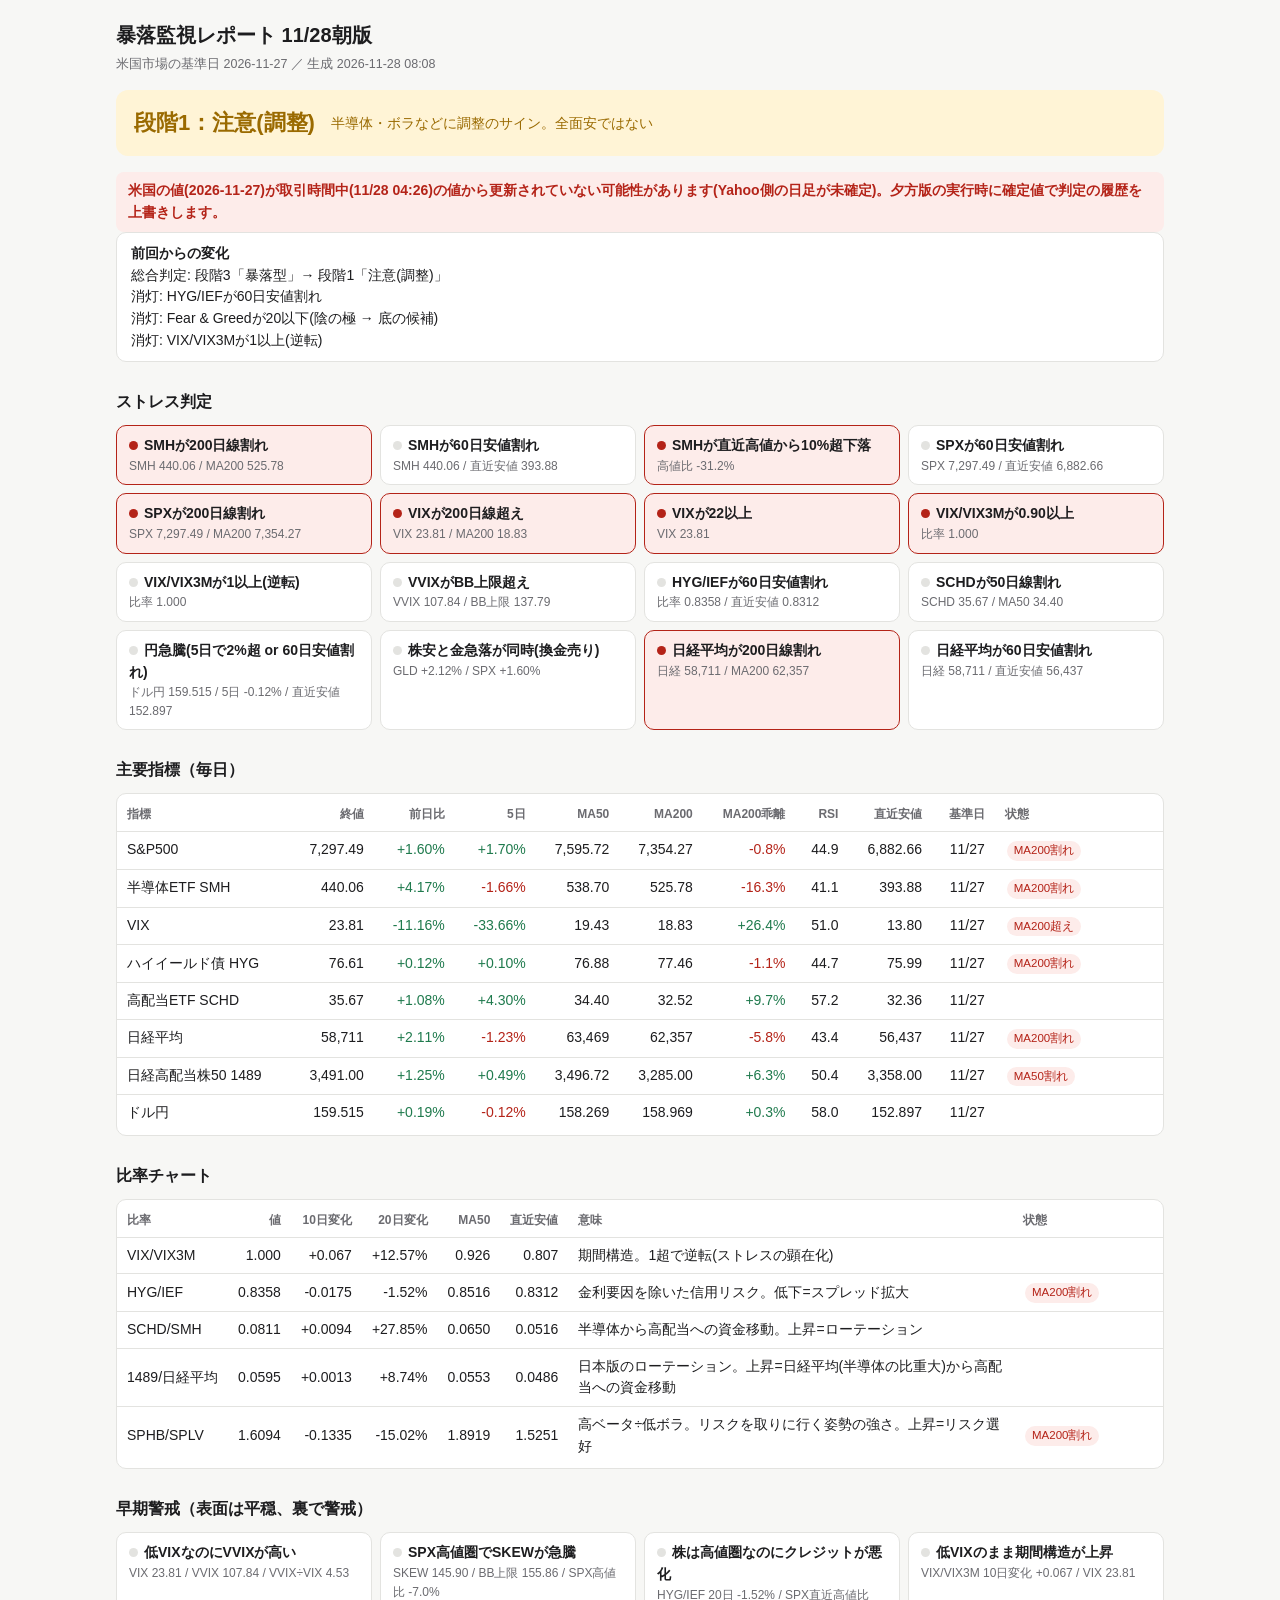
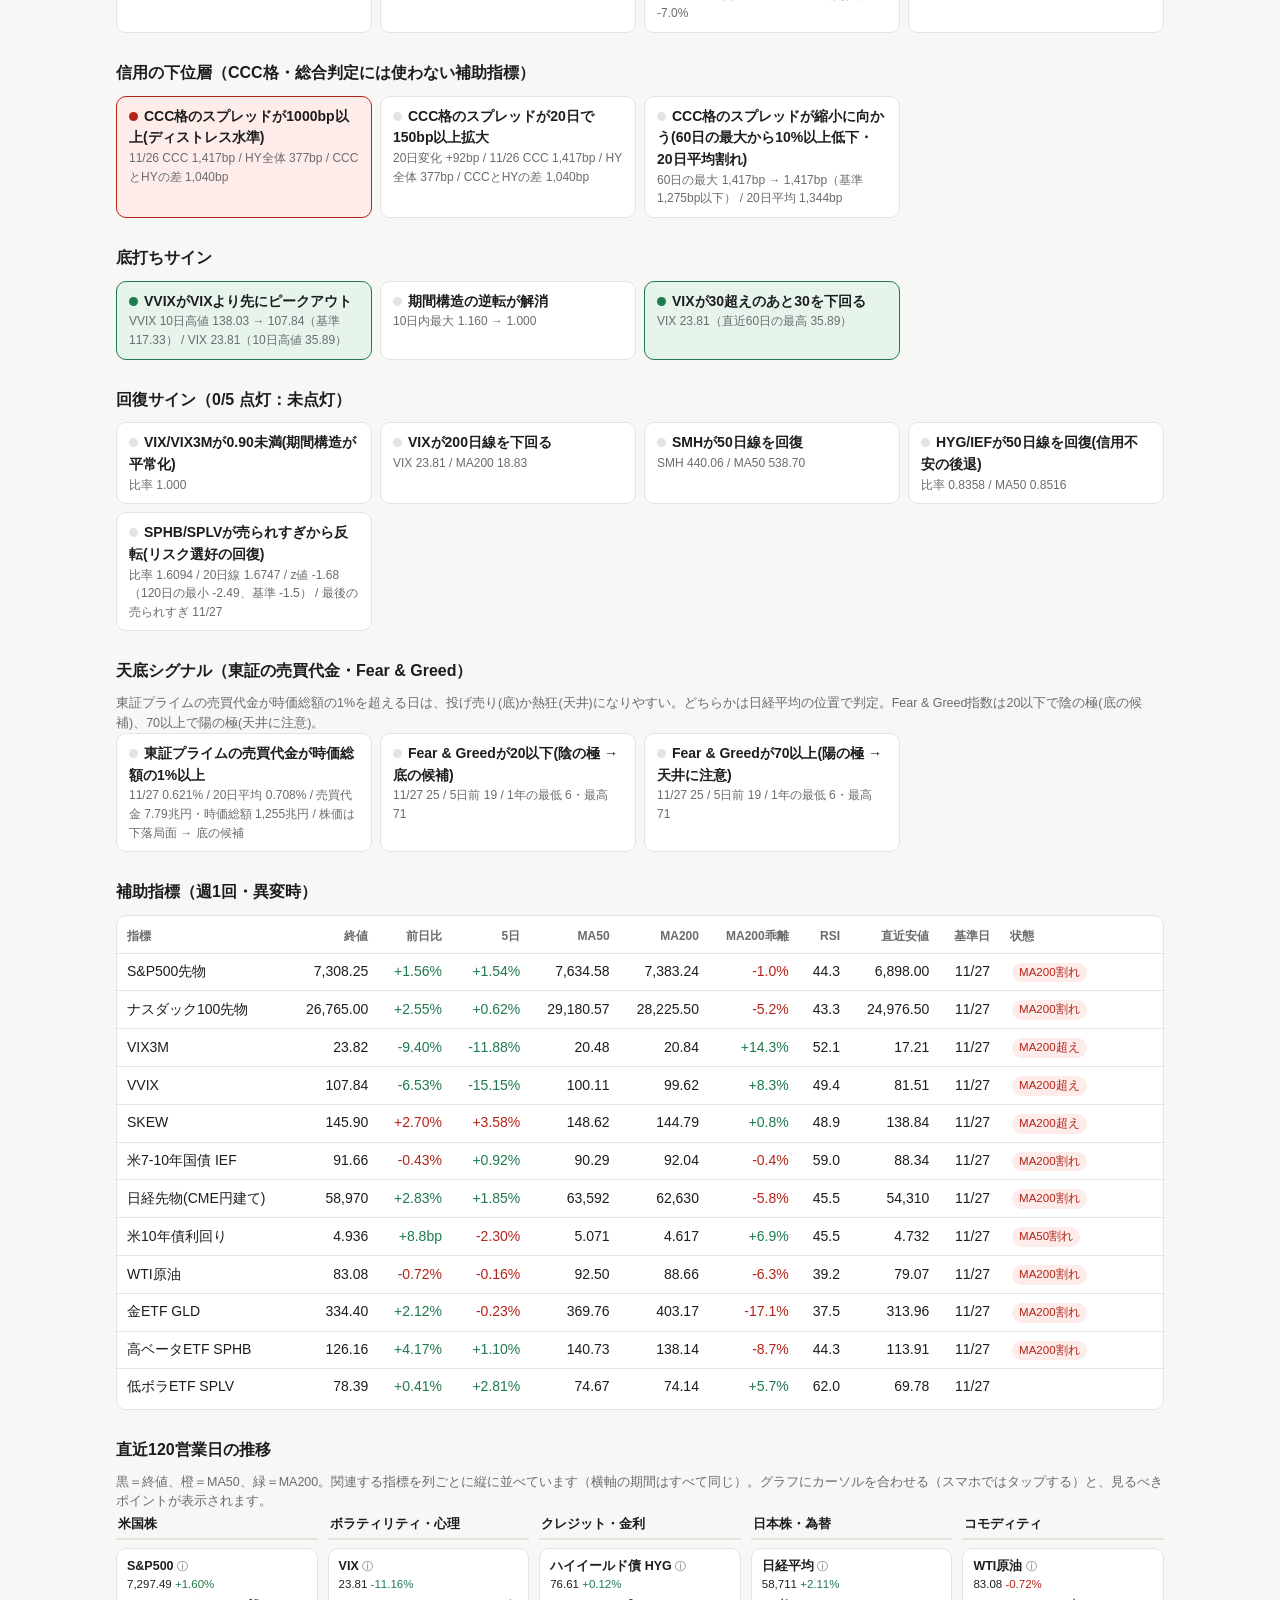
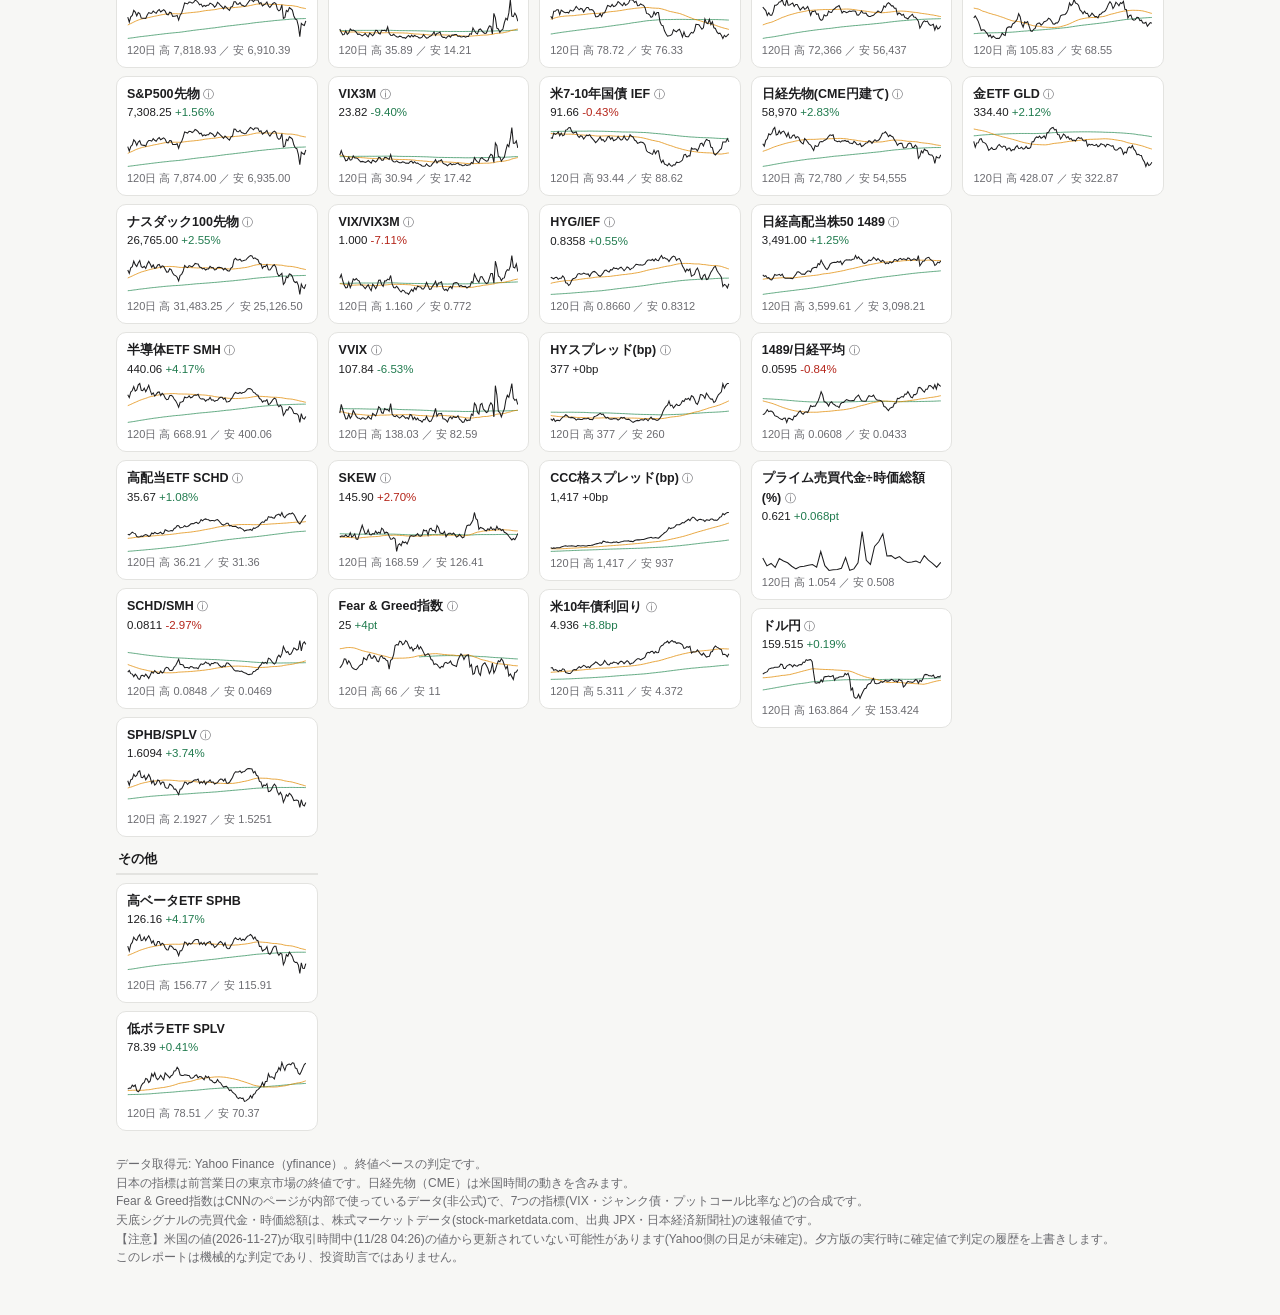
<file: report_morning.html>
<!doctype html><html lang='ja'><head><meta charset='utf-8'><meta name='viewport' content='width=device-width,initial-scale=1'><title>暴落監視 11/28朝版</title><style>
:root{--bg:#f7f7f5;--card:#fff;--fg:#1d1d1f;--muted:#6b6b70;--line:#e3e3e0;
--ok:#1f7a4d;--okbg:#e6f4ec;--warn:#9a6a00;--warnbg:#fff4d6;--bad:#b42318;--badbg:#fdecea;
--crit:#fff;--critbg:#7a1010;--px:#1d1d1f;--m50:#e08a00;--m200:#2f8f5b}
*{box-sizing:border-box}body{margin:0;background:var(--bg);color:var(--fg);
font-family:"Segoe UI","Yu Gothic UI","Meiryo",sans-serif;font-size:14px;line-height:1.55}
.wrap{max-width:1080px;margin:0 auto;padding:20px 16px 48px}
h1{font-size:20px;margin:0 0 4px}h2{font-size:16px;margin:28px 0 10px}
.sub{color:var(--muted);font-size:12.5px}
.stage{border-radius:12px;padding:16px 18px;margin:16px 0;display:flex;gap:16px;align-items:center;flex-wrap:wrap}
.stage .lv{font-size:22px;font-weight:700}.s0{background:var(--okbg);color:var(--ok)}
.s1{background:var(--warnbg);color:var(--warn)}.s2{background:var(--badbg);color:var(--bad)}
.s3{background:var(--critbg);color:var(--crit)}
.card{background:var(--card);border:1px solid var(--line);border-radius:10px;padding:4px 0;overflow-x:auto}
table{border-collapse:collapse;width:100%;min-width:640px}
th,td{padding:7px 10px;border-bottom:1px solid var(--line);text-align:right;white-space:nowrap}
th{font-size:12px;color:var(--muted);font-weight:600}td.l,th.l{text-align:left}
tr:last-child td{border-bottom:none}
td.l:not(:first-child){white-space:normal;min-width:150px}
.tag{display:inline-block;font-size:11.5px;padding:1px 7px;border-radius:999px;margin:1px 2px;
background:var(--warnbg);color:var(--warn)}.tag.b{background:var(--badbg);color:var(--bad)}
.tag.g{background:var(--okbg);color:var(--ok)}
.flags{display:grid;grid-template-columns:repeat(auto-fill,minmax(250px,1fr));gap:8px}
.flag{background:var(--card);border:1px solid var(--line);border-radius:10px;padding:9px 12px}
.flag.on{border-color:var(--bad);background:var(--badbg)}.flag.on.early{border-color:var(--warn);background:var(--warnbg)}
.flag.on.bottom,.flag.on.recovery{border-color:var(--ok);background:var(--okbg)}
.on.recovery .dot{background:var(--ok)}
.flag.on.extreme{border-color:var(--warn);background:var(--warnbg)}.on.extreme .dot{background:var(--warn)}
.flag .t{font-weight:600}.flag .d{font-size:12px;color:var(--muted)}
.dot{display:inline-block;width:9px;height:9px;border-radius:50%;margin-right:6px;background:var(--line)}
.on .dot{background:var(--bad)}.on.early .dot{background:var(--warn)}.on.bottom .dot{background:var(--ok)}
.pos{color:var(--ok)}.neg{color:var(--bad)}
.spark{display:block}.spark polyline{fill:none;stroke-width:1.4}
.spark .lpx{stroke:var(--px)}.spark .l50{stroke:var(--m50);stroke-width:1}.spark .l200{stroke:var(--m200);stroke-width:1}
.chartcols{display:grid;grid-template-columns:repeat(auto-fit,minmax(190px,1fr));gap:10px;align-items:start}
.chartcol{display:flex;flex-direction:column;gap:8px}
.colt{font-weight:700;font-size:13px;padding:2px 2px 4px;border-bottom:2px solid var(--line)}
.chart{background:var(--card);border:1px solid var(--line);border-radius:10px;padding:8px 10px}
.chart .ch{margin-bottom:4px}
.chart .t{font-weight:600;font-size:12.5px}.chart .t{display:block}.chart .v{display:block;font-size:11.5px;white-space:nowrap}
.chart .rng{font-size:11px;color:var(--muted);margin-top:2px}
.chart .spark{width:100%;height:auto}
.chart{position:relative;cursor:help;outline:none}
.chart .i{font-weight:400;color:var(--muted);font-size:11px}
.chart .tip{display:none;position:absolute;left:0;right:0;top:100%;margin-top:4px;z-index:20;
background:var(--fg);color:var(--bg);font-size:12px;line-height:1.55;padding:8px 10px;border-radius:8px;
box-shadow:0 4px 14px rgba(0,0,0,.25)}
.chart:hover .tip,.chart:focus .tip{display:block}
.chart:hover,.chart:focus{border-color:var(--muted)}
.note{font-size:12px;color:var(--muted);margin-top:24px}
.demo{background:var(--badbg);color:var(--bad);padding:8px 12px;border-radius:8px;font-weight:600}
.chg{background:var(--card);border:1px solid var(--line);border-radius:10px;padding:10px 14px}
</style></head><body><div class='wrap'><h1>暴落監視レポート 11/28朝版</h1><div class='sub'>米国市場の基準日 2026-11-27 ／ 生成 2026-11-28 08:08</div><div class='stage s1'><div class='lv'>段階1：注意(調整)</div><div>半導体・ボラなどに調整のサイン。全面安ではない</div></div><div class='demo'>米国の値(2026-11-27)が取引時間中(11/28 04:26)の値から更新されていない可能性があります(Yahoo側の日足が未確定)。夕方版の実行時に確定値で判定の履歴を上書きします。</div><div class='chg'><b>前回からの変化</b><br>総合判定: 段階3「暴落型」→ 段階1「注意(調整)」<br>消灯: HYG/IEFが60日安値割れ<br>消灯: Fear &amp; Greedが20以下(陰の極 → 底の候補)<br>消灯: VIX/VIX3Mが1以上(逆転)</div><h2>ストレス判定</h2><div class='flags'><div class='flag on'><div class='t'><span class='dot'></span>SMHが200日線割れ</div><div class='d'>SMH 440.06 / MA200 525.78</div></div><div class='flag'><div class='t'><span class='dot'></span>SMHが60日安値割れ</div><div class='d'>SMH 440.06 / 直近安値 393.88</div></div><div class='flag on'><div class='t'><span class='dot'></span>SMHが直近高値から10%超下落</div><div class='d'>高値比 -31.2%</div></div><div class='flag'><div class='t'><span class='dot'></span>SPXが60日安値割れ</div><div class='d'>SPX 7,297.49 / 直近安値 6,882.66</div></div><div class='flag on'><div class='t'><span class='dot'></span>SPXが200日線割れ</div><div class='d'>SPX 7,297.49 / MA200 7,354.27</div></div><div class='flag on'><div class='t'><span class='dot'></span>VIXが200日線超え</div><div class='d'>VIX 23.81 / MA200 18.83</div></div><div class='flag on'><div class='t'><span class='dot'></span>VIXが22以上</div><div class='d'>VIX 23.81</div></div><div class='flag on'><div class='t'><span class='dot'></span>VIX/VIX3Mが0.90以上</div><div class='d'>比率 1.000</div></div><div class='flag'><div class='t'><span class='dot'></span>VIX/VIX3Mが1以上(逆転)</div><div class='d'>比率 1.000</div></div><div class='flag'><div class='t'><span class='dot'></span>VVIXがBB上限超え</div><div class='d'>VVIX 107.84 / BB上限 137.79</div></div><div class='flag'><div class='t'><span class='dot'></span>HYG/IEFが60日安値割れ</div><div class='d'>比率 0.8358 / 直近安値 0.8312</div></div><div class='flag'><div class='t'><span class='dot'></span>SCHDが50日線割れ</div><div class='d'>SCHD 35.67 / MA50 34.40</div></div><div class='flag'><div class='t'><span class='dot'></span>円急騰(5日で2%超 or 60日安値割れ)</div><div class='d'>ドル円 159.515 / 5日 -0.12% / 直近安値 152.897</div></div><div class='flag'><div class='t'><span class='dot'></span>株安と金急落が同時(換金売り)</div><div class='d'>GLD +2.12% / SPX +1.60%</div></div><div class='flag on'><div class='t'><span class='dot'></span>日経平均が200日線割れ</div><div class='d'>日経 58,711 / MA200 62,357</div></div><div class='flag'><div class='t'><span class='dot'></span>日経平均が60日安値割れ</div><div class='d'>日経 58,711 / 直近安値 56,437</div></div></div><h2>主要指標（毎日）</h2><div class='card'><table><tr><th class='l'>指標</th><th>終値</th><th>前日比</th><th>5日</th><th>MA50</th><th>MA200</th><th>MA200乖離</th><th>RSI</th><th>直近安値</th><th>基準日</th><th class='l'>状態</th></tr><tr><td class='l'>S&amp;P500</td><td>7,297.49</td><td class='pos'>+1.60%</td><td class='pos'>+1.70%</td><td>7,595.72</td><td>7,354.27</td><td class='neg'>-0.8%</td><td>44.9</td><td>6,882.66</td><td>11/27</td><td class='l'><span class="tag b">MA200割れ</span></td></tr><tr><td class='l'>半導体ETF SMH</td><td>440.06</td><td class='pos'>+4.17%</td><td class='neg'>-1.66%</td><td>538.70</td><td>525.78</td><td class='neg'>-16.3%</td><td>41.1</td><td>393.88</td><td>11/27</td><td class='l'><span class="tag b">MA200割れ</span></td></tr><tr><td class='l'>VIX</td><td>23.81</td><td class='pos'>-11.16%</td><td class='pos'>-33.66%</td><td>19.43</td><td>18.83</td><td class='pos'>+26.4%</td><td>51.0</td><td>13.80</td><td>11/27</td><td class='l'><span class="tag b">MA200超え</span></td></tr><tr><td class='l'>ハイイールド債 HYG</td><td>76.61</td><td class='pos'>+0.12%</td><td class='pos'>+0.10%</td><td>76.88</td><td>77.46</td><td class='neg'>-1.1%</td><td>44.7</td><td>75.99</td><td>11/27</td><td class='l'><span class="tag b">MA200割れ</span></td></tr><tr><td class='l'>高配当ETF SCHD</td><td>35.67</td><td class='pos'>+1.08%</td><td class='pos'>+4.30%</td><td>34.40</td><td>32.52</td><td class='pos'>+9.7%</td><td>57.2</td><td>32.36</td><td>11/27</td><td class='l'></td></tr><tr><td class='l'>日経平均</td><td>58,711</td><td class='pos'>+2.11%</td><td class='neg'>-1.23%</td><td>63,469</td><td>62,357</td><td class='neg'>-5.8%</td><td>43.4</td><td>56,437</td><td>11/27</td><td class='l'><span class="tag b">MA200割れ</span></td></tr><tr><td class='l'>日経高配当株50 1489</td><td>3,491.00</td><td class='pos'>+1.25%</td><td class='pos'>+0.49%</td><td>3,496.72</td><td>3,285.00</td><td class='pos'>+6.3%</td><td>50.4</td><td>3,358.00</td><td>11/27</td><td class='l'><span class="tag b">MA50割れ</span></td></tr><tr><td class='l'>ドル円</td><td>159.515</td><td class='pos'>+0.19%</td><td class='neg'>-0.12%</td><td>158.269</td><td>158.969</td><td class='pos'>+0.3%</td><td>58.0</td><td>152.897</td><td>11/27</td><td class='l'></td></tr></table></div><h2>比率チャート</h2><div class='card'><table><tr><th class='l'>比率</th><th>値</th><th>10日変化</th><th>20日変化</th><th>MA50</th><th>直近安値</th><th class='l'>意味</th><th class='l'>状態</th></tr><tr><td class='l'>VIX/VIX3M</td><td>1.000</td><td>+0.067</td><td>+12.57%</td><td>0.926</td><td>0.807</td><td class='l'>期間構造。1超で逆転(ストレスの顕在化)</td><td class='l'></td></tr><tr><td class='l'>HYG/IEF</td><td>0.8358</td><td>-0.0175</td><td>-1.52%</td><td>0.8516</td><td>0.8312</td><td class='l'>金利要因を除いた信用リスク。低下=スプレッド拡大</td><td class='l'><span class="tag b">MA200割れ</span></td></tr><tr><td class='l'>SCHD/SMH</td><td>0.0811</td><td>+0.0094</td><td>+27.85%</td><td>0.0650</td><td>0.0516</td><td class='l'>半導体から高配当への資金移動。上昇=ローテーション</td><td class='l'></td></tr><tr><td class='l'>1489/日経平均</td><td>0.0595</td><td>+0.0013</td><td>+8.74%</td><td>0.0553</td><td>0.0486</td><td class='l'>日本版のローテーション。上昇=日経平均(半導体の比重大)から高配当への資金移動</td><td class='l'></td></tr><tr><td class='l'>SPHB/SPLV</td><td>1.6094</td><td>-0.1335</td><td>-15.02%</td><td>1.8919</td><td>1.5251</td><td class='l'>高ベータ÷低ボラ。リスクを取りに行く姿勢の強さ。上昇=リスク選好</td><td class='l'><span class="tag b">MA200割れ</span></td></tr></table></div><h2>早期警戒（表面は平穏、裏で警戒）</h2><div class='flags'><div class='flag early'><div class='t'><span class='dot'></span>低VIXなのにVVIXが高い</div><div class='d'>VIX 23.81 / VVIX 107.84 / VVIX÷VIX 4.53</div></div><div class='flag early'><div class='t'><span class='dot'></span>SPX高値圏でSKEWが急騰</div><div class='d'>SKEW 145.90 / BB上限 155.86 / SPX高値比 -7.0%</div></div><div class='flag early'><div class='t'><span class='dot'></span>株は高値圏なのにクレジットが悪化</div><div class='d'>HYG/IEF 20日 -1.52% / SPX直近高値比 -7.0%</div></div><div class='flag early'><div class='t'><span class='dot'></span>低VIXのまま期間構造が上昇</div><div class='d'>VIX/VIX3M 10日変化 +0.067 / VIX 23.81</div></div></div><h2>信用の下位層（CCC格・総合判定には使わない補助指標）</h2><div class='flags'><div class='flag on credit'><div class='t'><span class='dot'></span>CCC格のスプレッドが1000bp以上(ディストレス水準)</div><div class='d'>11/26 CCC 1,417bp / HY全体 377bp / CCCとHYの差 1,040bp</div></div><div class='flag credit'><div class='t'><span class='dot'></span>CCC格のスプレッドが20日で150bp以上拡大</div><div class='d'>20日変化 +92bp / 11/26 CCC 1,417bp / HY全体 377bp / CCCとHYの差 1,040bp</div></div><div class='flag credit'><div class='t'><span class='dot'></span>CCC格のスプレッドが縮小に向かう(60日の最大から10%以上低下・20日平均割れ)</div><div class='d'>60日の最大 1,417bp → 1,417bp（基準 1,275bp以下） / 20日平均 1,344bp</div></div></div><h2>底打ちサイン</h2><div class='flags'><div class='flag on bottom'><div class='t'><span class='dot'></span>VVIXがVIXより先にピークアウト</div><div class='d'>VVIX 10日高値 138.03 → 107.84（基準 117.33） / VIX 23.81（10日高値 35.89）</div></div><div class='flag bottom'><div class='t'><span class='dot'></span>期間構造の逆転が解消</div><div class='d'>10日内最大 1.160 → 1.000</div></div><div class='flag on bottom'><div class='t'><span class='dot'></span>VIXが30超えのあと30を下回る</div><div class='d'>VIX 23.81（直近60日の最高 35.89）</div></div></div><h2>回復サイン（0/5 点灯：未点灯）</h2><div class='flags'><div class='flag recovery'><div class='t'><span class='dot'></span>VIX/VIX3Mが0.90未満(期間構造が平常化)</div><div class='d'>比率 1.000</div></div><div class='flag recovery'><div class='t'><span class='dot'></span>VIXが200日線を下回る</div><div class='d'>VIX 23.81 / MA200 18.83</div></div><div class='flag recovery'><div class='t'><span class='dot'></span>SMHが50日線を回復</div><div class='d'>SMH 440.06 / MA50 538.70</div></div><div class='flag recovery'><div class='t'><span class='dot'></span>HYG/IEFが50日線を回復(信用不安の後退)</div><div class='d'>比率 0.8358 / MA50 0.8516</div></div><div class='flag recovery'><div class='t'><span class='dot'></span>SPHB/SPLVが売られすぎから反転(リスク選好の回復)</div><div class='d'>比率 1.6094 / 20日線 1.6747 / z値 -1.68（120日の最小 -2.49、基準 -1.5） / 最後の売られすぎ 11/27</div></div></div><h2>天底シグナル（東証の売買代金・Fear & Greed）</h2><div class='sub'>東証プライムの売買代金が時価総額の1%を超える日は、投げ売り(底)か熱狂(天井)になりやすい。どちらかは日経平均の位置で判定。Fear & Greed指数は20以下で陰の極(底の候補)、70以上で陽の極(天井に注意)。</div><div class='flags'><div class='flag extreme'><div class='t'><span class='dot'></span>東証プライムの売買代金が時価総額の1%以上</div><div class='d'>11/27 0.621% / 20日平均 0.708% / 売買代金 7.79兆円・時価総額 1,255兆円 / 株価は下落局面 → 底の候補</div></div><div class='flag extreme'><div class='t'><span class='dot'></span>Fear &amp; Greedが20以下(陰の極 → 底の候補)</div><div class='d'>11/27 25 / 5日前 19 / 1年の最低 6・最高 71</div></div><div class='flag extreme'><div class='t'><span class='dot'></span>Fear &amp; Greedが70以上(陽の極 → 天井に注意)</div><div class='d'>11/27 25 / 5日前 19 / 1年の最低 6・最高 71</div></div></div><h2>補助指標（週1回・異変時）</h2><div class='card'><table><tr><th class='l'>指標</th><th>終値</th><th>前日比</th><th>5日</th><th>MA50</th><th>MA200</th><th>MA200乖離</th><th>RSI</th><th>直近安値</th><th>基準日</th><th class='l'>状態</th></tr><tr><td class='l'>S&amp;P500先物</td><td>7,308.25</td><td class='pos'>+1.56%</td><td class='pos'>+1.54%</td><td>7,634.58</td><td>7,383.24</td><td class='neg'>-1.0%</td><td>44.3</td><td>6,898.00</td><td>11/27</td><td class='l'><span class="tag b">MA200割れ</span></td></tr><tr><td class='l'>ナスダック100先物</td><td>26,765.00</td><td class='pos'>+2.55%</td><td class='pos'>+0.62%</td><td>29,180.57</td><td>28,225.50</td><td class='neg'>-5.2%</td><td>43.3</td><td>24,976.50</td><td>11/27</td><td class='l'><span class="tag b">MA200割れ</span></td></tr><tr><td class='l'>VIX3M</td><td>23.82</td><td class='pos'>-9.40%</td><td class='pos'>-11.88%</td><td>20.48</td><td>20.84</td><td class='pos'>+14.3%</td><td>52.1</td><td>17.21</td><td>11/27</td><td class='l'><span class="tag b">MA200超え</span></td></tr><tr><td class='l'>VVIX</td><td>107.84</td><td class='pos'>-6.53%</td><td class='pos'>-15.15%</td><td>100.11</td><td>99.62</td><td class='pos'>+8.3%</td><td>49.4</td><td>81.51</td><td>11/27</td><td class='l'><span class="tag b">MA200超え</span></td></tr><tr><td class='l'>SKEW</td><td>145.90</td><td class='neg'>+2.70%</td><td class='neg'>+3.58%</td><td>148.62</td><td>144.79</td><td class='pos'>+0.8%</td><td>48.9</td><td>138.84</td><td>11/27</td><td class='l'><span class="tag b">MA200超え</span></td></tr><tr><td class='l'>米7-10年国債 IEF</td><td>91.66</td><td class='neg'>-0.43%</td><td class='pos'>+0.92%</td><td>90.29</td><td>92.04</td><td class='neg'>-0.4%</td><td>59.0</td><td>88.34</td><td>11/27</td><td class='l'><span class="tag b">MA200割れ</span></td></tr><tr><td class='l'>日経先物(CME円建て)</td><td>58,970</td><td class='pos'>+2.83%</td><td class='pos'>+1.85%</td><td>63,592</td><td>62,630</td><td class='neg'>-5.8%</td><td>45.5</td><td>54,310</td><td>11/27</td><td class='l'><span class="tag b">MA200割れ</span></td></tr><tr><td class='l'>米10年債利回り</td><td>4.936</td><td class='pos'>+8.8bp</td><td class='neg'>-2.30%</td><td>5.071</td><td>4.617</td><td class='pos'>+6.9%</td><td>45.5</td><td>4.732</td><td>11/27</td><td class='l'><span class="tag b">MA50割れ</span></td></tr><tr><td class='l'>WTI原油</td><td>83.08</td><td class='neg'>-0.72%</td><td class='neg'>-0.16%</td><td>92.50</td><td>88.66</td><td class='neg'>-6.3%</td><td>39.2</td><td>79.07</td><td>11/27</td><td class='l'><span class="tag b">MA200割れ</span></td></tr><tr><td class='l'>金ETF GLD</td><td>334.40</td><td class='pos'>+2.12%</td><td class='neg'>-0.23%</td><td>369.76</td><td>403.17</td><td class='neg'>-17.1%</td><td>37.5</td><td>313.96</td><td>11/27</td><td class='l'><span class="tag b">MA200割れ</span></td></tr><tr><td class='l'>高ベータETF SPHB</td><td>126.16</td><td class='pos'>+4.17%</td><td class='pos'>+1.10%</td><td>140.73</td><td>138.14</td><td class='neg'>-8.7%</td><td>44.3</td><td>113.91</td><td>11/27</td><td class='l'><span class="tag b">MA200割れ</span></td></tr><tr><td class='l'>低ボラETF SPLV</td><td>78.39</td><td class='pos'>+0.41%</td><td class='pos'>+2.81%</td><td>74.67</td><td>74.14</td><td class='pos'>+5.7%</td><td>62.0</td><td>69.78</td><td>11/27</td><td class='l'></td></tr></table></div><h2>直近120営業日の推移</h2><div class='sub'>黒＝終値、橙＝MA50、緑＝MA200。関連する指標を列ごとに縦に並べています（横軸の期間はすべて同じ）。グラフにカーソルを合わせる（スマホではタップする）と、見るべきポイントが表示されます。</div><div class='chartcols'><div class='chartcol'><div class='colt'>米国株</div><div class='chart' tabindex='0'><div class='ch'><span class='t'>S&amp;P500 <span class='i' aria-hidden='true'>ⓘ</span></span><span class='v'>7,297.49 <span class='pos'>+1.60%</span></span></div><svg viewBox="0 0 240 56" width="240" height="56" class="spark" role="img"><polyline points="1.0,54.0 3.0,53.8 5.0,53.5 7.0,53.3 9.0,53.0 11.0,52.7 13.0,52.4 15.0,52.1 17.0,51.8 19.0,51.6 21.0,51.4 23.0,51.1 25.0,50.9 27.0,50.7 29.0,50.4 31.0,50.2 33.0,49.9 35.0,49.7 37.0,49.4 39.0,49.2 41.0,48.9 43.0,48.7 45.0,48.5 47.0,48.2 49.0,48.0 51.0,47.7 53.0,47.5 55.0,47.3 57.0,47.1 59.0,46.9 61.0,46.7 63.0,46.5 65.0,46.3 67.0,46.1 69.0,46.0 71.0,45.7 73.0,45.5 75.0,45.2 77.0,44.9 79.0,44.6 81.0,44.3 83.0,44.1 85.0,43.8 87.0,43.5 89.0,43.2 91.0,43.0 93.0,42.7 95.0,42.5 97.0,42.2 99.0,42.0 101.0,41.8 103.0,41.6 105.0,41.3 107.0,41.1 109.0,40.8 111.0,40.5 113.0,40.3 115.0,40.1 117.0,39.9 119.0,39.6 121.0,39.3 123.0,39.0 125.0,38.8 127.0,38.5 129.0,38.2 131.0,37.9 133.0,37.7 135.0,37.4 137.0,37.2 139.0,37.0 141.0,36.8 143.0,36.5 145.0,36.3 147.0,36.0 149.0,35.8 151.0,35.6 153.0,35.3 155.0,35.1 157.0,34.9 159.0,34.7 161.0,34.4 163.0,34.2 165.0,33.9 167.0,33.6 169.0,33.3 171.0,33.1 173.0,32.8 175.0,32.6 177.0,32.4 179.0,32.2 181.0,32.0 183.0,31.7 185.0,31.5 187.0,31.3 189.0,31.1 191.0,30.9 193.0,30.7 195.0,30.5 197.0,30.2 199.0,30.0 201.0,29.9 203.0,29.7 205.0,29.5 207.0,29.3 209.0,29.1 211.0,29.0 213.0,28.8 215.0,28.7 217.0,28.5 219.0,28.3 221.0,28.2 223.0,28.1 225.0,28.0 227.0,27.8 229.0,27.8 231.0,27.7 233.0,27.6 235.0,27.6 237.0,27.5 239.0,27.4" class="l200"/><polyline points="1.0,36.1 3.0,35.1 5.0,34.2 7.0,33.2 9.0,32.2 11.0,31.2 13.0,30.3 15.0,29.5 17.0,28.8 19.0,28.2 21.0,27.7 23.0,27.3 25.0,26.9 27.0,26.5 29.0,26.1 31.0,25.7 33.0,25.2 35.0,24.8 37.0,24.3 39.0,24.0 41.0,23.6 43.0,23.1 45.0,22.7 47.0,22.3 49.0,22.0 51.0,21.6 53.0,21.4 55.0,21.3 57.0,21.1 59.0,21.0 61.0,21.0 63.0,21.0 65.0,21.0 67.0,21.1 69.0,21.2 71.0,21.2 73.0,21.0 75.0,20.8 77.0,20.5 79.0,20.2 81.0,20.0 83.0,19.8 85.0,19.6 87.0,19.4 89.0,19.2 91.0,19.0 93.0,18.8 95.0,18.6 97.0,18.3 99.0,17.9 101.0,17.6 103.0,17.2 105.0,16.9 107.0,16.6 109.0,16.5 111.0,16.3 113.0,16.0 115.0,15.8 117.0,15.6 119.0,15.3 121.0,14.8 123.0,14.4 125.0,14.1 127.0,13.9 129.0,13.8 131.0,13.6 133.0,13.4 135.0,13.4 137.0,13.3 139.0,13.2 141.0,13.0 143.0,12.8 145.0,12.6 147.0,12.4 149.0,12.2 151.0,12.0 153.0,11.8 155.0,11.5 157.0,11.4 159.0,11.2 161.0,10.8 163.0,10.4 165.0,10.0 167.0,9.6 169.0,9.1 171.0,8.7 173.0,8.3 175.0,8.1 177.0,8.1 179.0,8.1 181.0,8.2 183.0,8.2 185.0,8.3 187.0,8.2 189.0,8.3 191.0,8.5 193.0,8.6 195.0,8.7 197.0,8.6 199.0,8.6 201.0,8.7 203.0,8.8 205.0,8.9 207.0,8.9 209.0,9.2 211.0,9.6 213.0,9.8 215.0,10.0 217.0,10.0 219.0,10.1 221.0,10.3 223.0,10.6 225.0,11.0 227.0,11.3 229.0,11.8 231.0,12.6 233.0,13.0 235.0,13.4 237.0,13.8 239.0,14.2" class="l50"/><polyline points="1.0,25.6 3.0,32.2 5.0,25.2 7.0,23.2 9.0,16.5 11.0,18.8 13.0,23.8 15.0,19.4 17.0,20.9 19.0,26.8 21.0,27.2 23.0,27.2 25.0,27.4 27.0,22.7 29.0,19.5 31.0,20.4 33.0,20.4 35.0,17.4 37.0,19.2 39.0,20.4 41.0,17.1 43.0,15.3 45.0,18.6 47.0,17.1 49.0,15.5 51.0,17.6 53.0,21.8 55.0,22.6 57.0,18.9 59.0,19.5 61.0,24.5 63.0,24.3 65.0,24.2 67.0,23.3 69.0,29.5 71.0,22.9 73.0,20.0 75.0,13.9 77.0,6.5 79.0,7.2 81.0,8.0 83.0,5.4 85.0,5.6 87.0,7.0 89.0,5.9 91.0,3.1 93.0,3.8 95.0,6.0 97.0,9.0 99.0,8.1 101.0,11.7 103.0,9.9 105.0,11.1 107.0,9.7 109.0,9.8 111.0,6.8 113.0,7.9 115.0,9.3 117.0,12.3 119.0,10.3 121.0,5.9 123.0,7.5 125.0,10.0 127.0,12.0 129.0,14.4 131.0,10.9 133.0,12.9 135.0,14.8 137.0,16.6 139.0,11.9 141.0,11.2 143.0,5.0 145.0,5.0 147.0,8.2 149.0,8.3 151.0,6.1 153.0,9.4 155.0,10.1 157.0,11.2 159.0,10.3 161.0,7.3 163.0,4.5 165.0,2.0 167.0,2.9 169.0,4.9 171.0,2.4 173.0,2.6 175.0,2.7 177.0,7.5 179.0,6.1 181.0,10.7 183.0,9.0 185.0,7.8 187.0,5.4 189.0,10.5 191.0,12.7 193.0,9.8 195.0,7.3 197.0,6.1 199.0,7.4 201.0,15.1 203.0,17.2 205.0,15.7 207.0,9.1 209.0,27.4 211.0,26.2 213.0,16.7 215.0,18.3 217.0,12.9 219.0,14.4 221.0,16.1 223.0,24.0 225.0,28.2 227.0,29.1 229.0,37.2 231.0,51.7 233.0,33.8 235.0,35.8 237.0,36.8 239.0,30.5" class="lpx"/></svg><div class='rng'>120日 高 7,818.93 ／ 安 6,910.39</div><div class='tip' role='tooltip'><b>見るべきポイント</b><br>最重要は200日線(緑)を割るか。60日安値割れとVIX22以上が重なると段階2、200日線割れは段階3の条件の一つ。50日線(橙)の回復が戻りの最初の関門。</div></div><div class='chart' tabindex='0'><div class='ch'><span class='t'>S&amp;P500先物 <span class='i' aria-hidden='true'>ⓘ</span></span><span class='v'>7,308.25 <span class='pos'>+1.56%</span></span></div><svg viewBox="0 0 240 56" width="240" height="56" class="spark" role="img"><polyline points="1.0,54.0 3.0,53.8 5.0,53.5 7.0,53.3 9.0,53.0 11.0,52.7 13.0,52.5 15.0,52.2 17.0,51.9 19.0,51.7 21.0,51.4 23.0,51.2 25.0,50.9 27.0,50.7 29.0,50.4 31.0,50.2 33.0,49.9 35.0,49.7 37.0,49.4 39.0,49.2 41.0,48.9 43.0,48.7 45.0,48.5 47.0,48.2 49.0,48.0 51.0,47.8 53.0,47.6 55.0,47.4 57.0,47.1 59.0,46.9 61.0,46.8 63.0,46.6 65.0,46.4 67.0,46.2 69.0,46.1 71.0,45.8 73.0,45.6 75.0,45.4 77.0,45.1 79.0,44.8 81.0,44.5 83.0,44.3 85.0,44.0 87.0,43.7 89.0,43.5 91.0,43.2 93.0,43.0 95.0,42.7 97.0,42.5 99.0,42.3 101.0,42.1 103.0,41.9 105.0,41.6 107.0,41.4 109.0,41.2 111.0,40.9 113.0,40.7 115.0,40.5 117.0,40.3 119.0,40.0 121.0,39.7 123.0,39.5 125.0,39.2 127.0,38.9 129.0,38.7 131.0,38.4 133.0,38.1 135.0,37.9 137.0,37.7 139.0,37.5 141.0,37.3 143.0,37.0 145.0,36.8 147.0,36.5 149.0,36.3 151.0,36.1 153.0,35.8 155.0,35.6 157.0,35.4 159.0,35.1 161.0,34.9 163.0,34.6 165.0,34.3 167.0,34.0 169.0,33.8 171.0,33.5 173.0,33.3 175.0,33.0 177.0,32.8 179.0,32.6 181.0,32.4 183.0,32.2 185.0,32.0 187.0,31.7 189.0,31.5 191.0,31.4 193.0,31.2 195.0,31.0 197.0,30.8 199.0,30.6 201.0,30.4 203.0,30.2 205.0,30.1 207.0,29.8 209.0,29.7 211.0,29.6 213.0,29.4 215.0,29.3 217.0,29.1 219.0,28.9 221.0,28.8 223.0,28.6 225.0,28.6 227.0,28.4 229.0,28.4 231.0,28.3 233.0,28.3 235.0,28.2 237.0,28.1 239.0,28.0" class="l200"/><polyline points="1.0,36.6 3.0,35.6 5.0,34.7 7.0,33.9 9.0,32.9 11.0,31.9 13.0,31.1 15.0,30.4 17.0,29.7 19.0,29.1 21.0,28.5 23.0,28.1 25.0,27.7 27.0,27.3 29.0,26.9 31.0,26.4 33.0,26.0 35.0,25.5 37.0,25.1 39.0,24.8 41.0,24.4 43.0,23.9 45.0,23.5 47.0,23.1 49.0,22.7 51.0,22.3 53.0,22.1 55.0,22.0 57.0,21.8 59.0,21.7 61.0,21.7 63.0,21.7 65.0,21.7 67.0,21.7 69.0,21.8 71.0,21.8 73.0,21.6 75.0,21.4 77.0,21.1 79.0,20.9 81.0,20.6 83.0,20.4 85.0,20.2 87.0,20.0 89.0,19.9 91.0,19.6 93.0,19.4 95.0,19.2 97.0,18.9 99.0,18.6 101.0,18.3 103.0,17.8 105.0,17.5 107.0,17.3 109.0,17.1 111.0,16.9 113.0,16.6 115.0,16.4 117.0,16.3 119.0,16.0 121.0,15.7 123.0,15.3 125.0,15.1 127.0,14.9 129.0,14.8 131.0,14.7 133.0,14.6 135.0,14.6 137.0,14.6 139.0,14.5 141.0,14.4 143.0,14.2 145.0,13.9 147.0,13.7 149.0,13.6 151.0,13.3 153.0,13.1 155.0,12.8 157.0,12.6 159.0,12.4 161.0,12.1 163.0,11.7 165.0,11.2 167.0,10.8 169.0,10.3 171.0,9.9 173.0,9.5 175.0,9.3 177.0,9.3 179.0,9.2 181.0,9.3 183.0,9.3 185.0,9.4 187.0,9.3 189.0,9.4 191.0,9.5 193.0,9.6 195.0,9.6 197.0,9.6 199.0,9.5 201.0,9.6 203.0,9.7 205.0,9.8 207.0,9.8 209.0,10.1 211.0,10.5 213.0,10.6 215.0,10.8 217.0,10.8 219.0,10.8 221.0,11.0 223.0,11.3 225.0,11.7 227.0,12.0 229.0,12.4 231.0,13.2 233.0,13.6 235.0,14.0 237.0,14.4 239.0,14.7" class="l50"/><polyline points="1.0,27.5 3.0,33.6 5.0,27.4 7.0,25.3 9.0,18.6 11.0,20.9 13.0,25.9 15.0,21.4 17.0,19.7 19.0,25.2 21.0,25.7 23.0,25.9 25.0,27.1 27.0,21.8 29.0,19.3 31.0,19.5 33.0,20.3 35.0,17.0 37.0,19.1 39.0,20.3 41.0,17.1 43.0,15.5 45.0,18.5 47.0,17.0 49.0,15.8 51.0,17.7 53.0,22.0 55.0,22.7 57.0,19.4 59.0,19.7 61.0,24.8 63.0,24.6 65.0,24.6 67.0,23.7 69.0,29.7 71.0,23.3 73.0,20.8 75.0,15.0 77.0,7.8 79.0,8.6 81.0,9.4 83.0,7.0 85.0,7.2 87.0,8.7 89.0,7.5 91.0,4.7 93.0,5.7 95.0,7.6 97.0,10.5 99.0,9.7 101.0,13.2 103.0,11.7 105.0,12.8 107.0,11.7 109.0,11.8 111.0,9.0 113.0,10.1 115.0,11.3 117.0,14.3 119.0,12.5 121.0,8.3 123.0,10.1 125.0,12.3 127.0,14.2 129.0,16.6 131.0,13.4 133.0,15.2 135.0,17.1 137.0,18.8 139.0,14.4 141.0,13.5 143.0,4.1 145.0,4.2 147.0,7.4 149.0,7.7 151.0,5.7 153.0,8.8 155.0,9.5 157.0,10.4 159.0,10.0 161.0,7.1 163.0,4.5 165.0,2.0 167.0,3.1 169.0,5.1 171.0,2.8 173.0,2.8 175.0,3.0 177.0,7.5 179.0,6.4 181.0,11.0 183.0,9.4 185.0,8.3 187.0,5.9 189.0,11.0 191.0,13.4 193.0,10.5 195.0,8.1 197.0,6.8 199.0,8.4 201.0,15.8 203.0,17.9 205.0,16.7 207.0,10.1 209.0,28.1 211.0,27.0 213.0,17.9 215.0,19.5 217.0,14.4 219.0,15.7 221.0,17.4 223.0,25.1 225.0,29.3 227.0,30.3 229.0,37.9 231.0,51.8 233.0,34.9 235.0,36.8 237.0,38.0 239.0,32.0" class="lpx"/></svg><div class='rng'>120日 高 7,874.00 ／ 安 6,935.00</div><div class='tip' role='tooltip'><b>見るべきポイント</b><br>米国の取引開始前の方向を示す。夕方版では今夜の寄り付きの目安。先物の200日線を割るかも現物と同じく確認。</div></div><div class='chart' tabindex='0'><div class='ch'><span class='t'>ナスダック100先物 <span class='i' aria-hidden='true'>ⓘ</span></span><span class='v'>26,765.00 <span class='pos'>+2.55%</span></span></div><svg viewBox="0 0 240 56" width="240" height="56" class="spark" role="img"><polyline points="1.0,49.1 3.0,48.9 5.0,48.7 7.0,48.4 9.0,48.1 11.0,47.9 13.0,47.6 15.0,47.3 17.0,47.0 19.0,46.8 21.0,46.6 23.0,46.3 25.0,46.1 27.0,45.8 29.0,45.6 31.0,45.3 33.0,45.1 35.0,44.9 37.0,44.7 39.0,44.5 41.0,44.3 43.0,44.0 45.0,43.9 47.0,43.7 49.0,43.4 51.0,43.3 53.0,43.1 55.0,42.9 57.0,42.8 59.0,42.6 61.0,42.4 63.0,42.3 65.0,42.2 67.0,42.1 69.0,42.0 71.0,41.8 73.0,41.7 75.0,41.5 77.0,41.3 79.0,41.1 81.0,41.0 83.0,40.8 85.0,40.6 87.0,40.4 89.0,40.2 91.0,40.0 93.0,39.8 95.0,39.7 97.0,39.6 99.0,39.4 101.0,39.3 103.0,39.1 105.0,39.0 107.0,38.8 109.0,38.7 111.0,38.5 113.0,38.3 115.0,38.2 117.0,38.0 119.0,37.9 121.0,37.7 123.0,37.5 125.0,37.3 127.0,37.1 129.0,36.9 131.0,36.7 133.0,36.5 135.0,36.4 137.0,36.2 139.0,36.0 141.0,35.9 143.0,35.7 145.0,35.4 147.0,35.2 149.0,35.0 151.0,34.8 153.0,34.6 155.0,34.4 157.0,34.2 159.0,34.0 161.0,33.7 163.0,33.5 165.0,33.2 167.0,33.0 169.0,32.7 171.0,32.5 173.0,32.3 175.0,32.1 177.0,31.9 179.0,31.7 181.0,31.6 183.0,31.4 185.0,31.2 187.0,31.0 189.0,30.9 191.0,30.8 193.0,30.6 195.0,30.5 197.0,30.3 199.0,30.1 201.0,30.0 203.0,29.9 205.0,29.8 207.0,29.7 209.0,29.6 211.0,29.6 213.0,29.5 215.0,29.4 217.0,29.3 219.0,29.2 221.0,29.1 223.0,29.1 225.0,29.0 227.0,28.9 229.0,28.9 231.0,28.9 233.0,28.8 235.0,28.7 237.0,28.7 239.0,28.6" class="l200"/><polyline points="1.0,32.1 3.0,31.2 5.0,30.3 7.0,29.4 9.0,28.4 11.0,27.5 13.0,26.6 15.0,25.7 17.0,24.9 19.0,24.1 21.0,23.5 23.0,22.9 25.0,22.4 27.0,21.8 29.0,21.2 31.0,20.7 33.0,20.2 35.0,19.7 37.0,19.3 39.0,19.0 41.0,18.6 43.0,18.1 45.0,17.7 47.0,17.4 49.0,17.1 51.0,16.8 53.0,16.7 55.0,16.7 57.0,16.6 59.0,16.7 61.0,16.8 63.0,16.9 65.0,17.1 67.0,17.4 69.0,17.7 71.0,17.9 73.0,18.0 75.0,18.0 77.0,18.0 79.0,18.0 81.0,18.1 83.0,18.1 85.0,18.2 87.0,18.3 89.0,18.4 91.0,18.5 93.0,18.6 95.0,18.7 97.0,18.6 99.0,18.6 101.0,18.5 103.0,18.4 105.0,18.5 107.0,18.5 109.0,18.7 111.0,18.8 113.0,18.8 115.0,18.9 117.0,19.2 119.0,19.3 121.0,19.3 123.0,19.3 125.0,19.3 127.0,19.4 129.0,19.6 131.0,19.7 133.0,19.8 135.0,19.9 137.0,20.0 139.0,20.0 141.0,20.1 143.0,19.9 145.0,19.7 147.0,19.5 149.0,19.3 151.0,19.1 153.0,18.8 155.0,18.5 157.0,18.3 159.0,18.0 161.0,17.6 163.0,17.1 165.0,16.6 167.0,16.0 169.0,15.4 171.0,14.9 173.0,14.5 175.0,14.2 177.0,14.2 179.0,14.1 181.0,14.1 183.0,14.1 185.0,14.1 187.0,14.0 189.0,14.2 191.0,14.3 193.0,14.5 195.0,14.5 197.0,14.4 199.0,14.4 201.0,14.6 203.0,14.8 205.0,14.9 207.0,15.0 209.0,15.4 211.0,15.9 213.0,16.1 215.0,16.4 217.0,16.5 219.0,16.6 221.0,16.8 223.0,17.2 225.0,17.6 227.0,18.0 229.0,18.4 231.0,19.1 233.0,19.5 235.0,19.9 237.0,20.4 239.0,20.8" class="l50"/><polyline points="1.0,21.4 3.0,26.0 5.0,18.5 7.0,16.9 9.0,9.6 11.0,14.2 13.0,16.7 15.0,12.0 17.0,8.8 19.0,16.9 21.0,18.1 23.0,16.4 25.0,19.3 27.0,13.7 29.0,9.9 31.0,13.4 33.0,17.8 35.0,14.6 37.0,19.1 39.0,18.5 41.0,14.6 43.0,13.9 45.0,18.4 47.0,15.8 49.0,16.6 51.0,20.5 53.0,24.2 55.0,24.1 57.0,19.7 59.0,20.8 61.0,25.4 63.0,28.2 65.0,28.9 67.0,31.1 69.0,35.9 71.0,28.5 73.0,27.2 75.0,23.2 77.0,15.3 79.0,17.3 81.0,18.3 83.0,15.5 85.0,16.3 87.0,17.2 89.0,15.3 91.0,12.6 93.0,13.0 95.0,13.3 97.0,17.5 99.0,18.1 101.0,19.9 103.0,19.1 105.0,21.4 107.0,20.0 109.0,19.9 111.0,16.6 113.0,18.3 115.0,18.1 117.0,21.3 119.0,20.8 121.0,18.0 123.0,17.7 125.0,17.9 127.0,18.6 129.0,21.2 131.0,19.1 133.0,21.1 135.0,22.7 137.0,22.6 139.0,18.7 141.0,17.3 143.0,7.7 145.0,5.7 147.0,7.9 149.0,7.9 151.0,6.9 153.0,9.5 155.0,9.1 157.0,8.4 159.0,7.9 161.0,5.4 163.0,3.4 165.0,2.0 167.0,2.7 169.0,6.2 171.0,5.1 173.0,6.8 175.0,7.7 177.0,12.6 179.0,13.0 181.0,19.1 183.0,16.4 185.0,16.8 187.0,14.1 189.0,21.2 191.0,21.4 193.0,18.7 195.0,15.7 197.0,14.3 199.0,17.7 201.0,26.1 203.0,29.5 205.0,28.0 207.0,25.9 209.0,40.7 211.0,38.0 213.0,30.4 215.0,31.8 217.0,26.6 219.0,27.3 221.0,30.2 223.0,36.3 225.0,38.1 227.0,37.1 229.0,41.9 231.0,54.0 233.0,40.2 235.0,44.6 237.0,46.0 239.0,40.6" class="lpx"/></svg><div class='rng'>120日 高 31,483.25 ／ 安 25,126.50</div><div class='tip' role='tooltip'><b>見るべきポイント</b><br>ハイテク・AI銘柄の方向。S&amp;P500先物より弱ければ、AI関連が売られている合図。</div></div><div class='chart' tabindex='0'><div class='ch'><span class='t'>半導体ETF SMH <span class='i' aria-hidden='true'>ⓘ</span></span><span class='v'>440.06 <span class='pos'>+4.17%</span></span></div><svg viewBox="0 0 240 56" width="240" height="56" class="spark" role="img"><polyline points="1.0,54.0 3.0,53.7 5.0,53.4 7.0,53.1 9.0,52.8 11.0,52.5 13.0,52.1 15.0,51.8 17.0,51.4 19.0,51.1 21.0,50.8 23.0,50.5 25.0,50.1 27.0,49.8 29.0,49.5 31.0,49.2 33.0,48.9 35.0,48.6 37.0,48.3 39.0,48.1 41.0,47.8 43.0,47.5 45.0,47.3 47.0,47.0 49.0,46.7 51.0,46.5 53.0,46.3 55.0,46.0 57.0,45.8 59.0,45.6 61.0,45.3 63.0,45.1 65.0,44.9 67.0,44.7 69.0,44.6 71.0,44.4 73.0,44.2 75.0,44.0 77.0,43.7 79.0,43.5 81.0,43.3 83.0,43.1 85.0,42.9 87.0,42.6 89.0,42.4 91.0,42.2 93.0,41.9 95.0,41.7 97.0,41.5 99.0,41.3 101.0,41.1 103.0,41.0 105.0,40.8 107.0,40.6 109.0,40.4 111.0,40.2 113.0,40.0 115.0,39.8 117.0,39.6 119.0,39.4 121.0,39.2 123.0,39.0 125.0,38.7 127.0,38.5 129.0,38.3 131.0,38.0 133.0,37.8 135.0,37.6 137.0,37.5 139.0,37.3 141.0,37.0 143.0,36.8 145.0,36.6 147.0,36.3 149.0,36.1 151.0,35.9 153.0,35.7 155.0,35.4 157.0,35.2 159.0,35.0 161.0,34.7 163.0,34.4 165.0,34.1 167.0,33.9 169.0,33.6 171.0,33.4 173.0,33.2 175.0,32.9 177.0,32.8 179.0,32.6 181.0,32.4 183.0,32.2 185.0,32.0 187.0,31.9 189.0,31.7 191.0,31.6 193.0,31.4 195.0,31.3 197.0,31.1 199.0,30.9 201.0,30.8 203.0,30.7 205.0,30.6 207.0,30.5 209.0,30.4 211.0,30.4 213.0,30.3 215.0,30.2 217.0,30.1 219.0,30.0 221.0,30.0 223.0,29.9 225.0,29.9 227.0,29.8 229.0,29.7 231.0,29.7 233.0,29.7 235.0,29.6 237.0,29.6 239.0,29.6" class="l200"/><polyline points="1.0,31.6 3.0,30.8 5.0,29.9 7.0,29.0 9.0,28.0 11.0,27.2 13.0,26.3 15.0,25.4 17.0,24.5 19.0,23.8 21.0,23.1 23.0,22.4 25.0,21.8 27.0,21.1 29.0,20.3 31.0,19.7 33.0,19.2 35.0,18.8 37.0,18.4 39.0,18.0 41.0,17.6 43.0,17.2 45.0,16.8 47.0,16.5 49.0,16.2 51.0,15.9 53.0,15.8 55.0,15.8 57.0,15.6 59.0,15.5 61.0,15.5 63.0,15.5 65.0,15.6 67.0,15.8 69.0,16.0 71.0,16.0 73.0,16.0 75.0,16.1 77.0,16.1 79.0,16.1 81.0,16.2 83.0,16.3 85.0,16.4 87.0,16.5 89.0,16.6 91.0,16.7 93.0,16.9 95.0,17.1 97.0,17.1 99.0,17.2 101.0,17.3 103.0,17.4 105.0,17.6 107.0,17.8 109.0,18.2 111.0,18.4 113.0,18.6 115.0,19.0 117.0,19.5 119.0,19.8 121.0,20.0 123.0,20.3 125.0,20.5 127.0,20.7 129.0,21.1 131.0,21.3 133.0,21.4 135.0,21.7 137.0,21.8 139.0,22.0 141.0,22.1 143.0,22.1 145.0,22.1 147.0,22.1 149.0,22.0 151.0,21.9 153.0,21.7 155.0,21.5 157.0,21.4 159.0,21.3 161.0,21.1 163.0,20.8 165.0,20.5 167.0,20.1 169.0,19.7 171.0,19.5 173.0,19.3 175.0,19.1 177.0,19.2 179.0,19.2 181.0,19.3 183.0,19.5 185.0,19.6 187.0,19.6 189.0,19.9 191.0,20.1 193.0,20.3 195.0,20.4 197.0,20.4 199.0,20.4 201.0,20.6 203.0,20.8 205.0,20.9 207.0,21.1 209.0,21.5 211.0,21.9 213.0,22.2 215.0,22.5 217.0,22.6 219.0,22.8 221.0,23.0 223.0,23.5 225.0,23.9 227.0,24.3 229.0,24.8 231.0,25.4 233.0,25.7 235.0,26.2 237.0,26.7 239.0,27.1" class="l50"/><polyline points="1.0,17.0 3.0,20.9 5.0,13.5 7.0,11.4 9.0,6.2 11.0,12.2 13.0,10.7 15.0,3.7 17.0,2.0 19.0,11.0 21.0,11.6 23.0,8.2 25.0,13.1 27.0,9.1 29.0,4.5 31.0,11.3 33.0,16.8 35.0,14.5 37.0,18.9 39.0,16.6 41.0,13.8 43.0,13.2 45.0,18.1 47.0,15.2 49.0,17.1 51.0,21.3 53.0,23.7 55.0,23.2 57.0,18.4 59.0,17.8 61.0,19.1 63.0,22.8 65.0,25.2 67.0,28.9 69.0,33.8 71.0,27.1 73.0,26.8 75.0,25.8 77.0,20.0 79.0,21.1 81.0,20.8 83.0,18.6 85.0,21.2 87.0,20.5 89.0,18.2 91.0,17.4 93.0,17.6 95.0,16.4 97.0,21.1 99.0,22.8 101.0,22.5 103.0,22.9 105.0,25.6 107.0,23.8 109.0,23.8 111.0,20.5 113.0,24.3 115.0,23.7 117.0,25.9 119.0,24.8 121.0,24.4 123.0,21.7 125.0,20.4 127.0,20.3 129.0,23.0 131.0,21.4 133.0,26.6 135.0,26.5 137.0,25.8 139.0,22.9 141.0,20.5 143.0,16.1 145.0,13.9 147.0,15.0 149.0,15.2 151.0,14.0 153.0,15.3 155.0,14.0 157.0,13.6 159.0,11.9 161.0,9.4 163.0,8.8 165.0,9.0 167.0,10.5 169.0,13.9 171.0,14.6 173.0,17.0 175.0,17.6 177.0,22.1 179.0,23.2 181.0,26.9 183.0,25.2 185.0,25.6 187.0,23.6 189.0,30.1 191.0,29.3 193.0,26.6 195.0,23.4 197.0,21.5 199.0,22.7 201.0,30.2 203.0,33.0 205.0,31.0 207.0,33.8 209.0,44.7 211.0,41.5 213.0,37.0 215.0,37.7 217.0,33.2 219.0,34.2 221.0,37.1 223.0,41.9 225.0,42.3 227.0,42.4 229.0,44.7 231.0,53.9 233.0,42.3 235.0,48.7 237.0,49.5 239.0,46.1" class="lpx"/></svg><div class='rng'>120日 高 668.91 ／ 安 400.06</div><div class='tip' role='tooltip'><b>見るべきポイント</b><br>震源の半導体。60日安値割れは段階2の価格条件、高値から10%超の下落は段階1。50日線の回復は回復サインの一つ。出来高を伴う下ヒゲが底打ちの手がかり。</div></div><div class='chart' tabindex='0'><div class='ch'><span class='t'>高配当ETF SCHD <span class='i' aria-hidden='true'>ⓘ</span></span><span class='v'>35.67 <span class='pos'>+1.08%</span></span></div><svg viewBox="0 0 240 56" width="240" height="56" class="spark" role="img"><polyline points="1.0,54.0 3.0,53.8 5.0,53.6 7.0,53.5 9.0,53.3 11.0,53.1 13.0,52.9 15.0,52.8 17.0,52.6 19.0,52.4 21.0,52.3 23.0,52.1 25.0,51.9 27.0,51.7 29.0,51.5 31.0,51.4 33.0,51.2 35.0,51.0 37.0,50.8 39.0,50.6 41.0,50.4 43.0,50.2 45.0,50.0 47.0,49.8 49.0,49.6 51.0,49.4 53.0,49.1 55.0,48.9 57.0,48.7 59.0,48.5 61.0,48.3 63.0,48.1 65.0,47.9 67.0,47.6 69.0,47.4 71.0,47.1 73.0,46.9 75.0,46.6 77.0,46.4 79.0,46.1 81.0,45.8 83.0,45.6 85.0,45.3 87.0,45.1 89.0,44.8 91.0,44.5 93.0,44.3 95.0,44.0 97.0,43.7 99.0,43.4 101.0,43.1 103.0,42.8 105.0,42.5 107.0,42.2 109.0,41.9 111.0,41.6 113.0,41.3 115.0,41.0 117.0,40.7 119.0,40.4 121.0,40.1 123.0,39.9 125.0,39.6 127.0,39.3 129.0,39.1 131.0,38.8 133.0,38.5 135.0,38.3 137.0,38.0 139.0,37.8 141.0,37.6 143.0,37.3 145.0,37.1 147.0,36.9 149.0,36.7 151.0,36.5 153.0,36.2 155.0,36.0 157.0,35.9 159.0,35.7 161.0,35.5 163.0,35.3 165.0,35.1 167.0,34.9 169.0,34.7 171.0,34.5 173.0,34.3 175.0,34.0 177.0,33.8 179.0,33.6 181.0,33.3 183.0,33.1 185.0,32.8 187.0,32.6 189.0,32.3 191.0,32.0 193.0,31.8 195.0,31.5 197.0,31.3 199.0,31.0 201.0,30.8 203.0,30.5 205.0,30.3 207.0,30.0 209.0,29.8 211.0,29.5 213.0,29.3 215.0,29.0 217.0,28.8 219.0,28.5 221.0,28.3 223.0,28.1 225.0,27.9 227.0,27.7 229.0,27.6 231.0,27.4 233.0,27.3 235.0,27.2 237.0,27.0 239.0,26.9" class="l200"/><polyline points="1.0,36.6 3.0,36.4 5.0,36.2 7.0,35.9 9.0,35.6 11.0,35.3 13.0,35.1 15.0,35.0 17.0,34.9 19.0,34.7 21.0,34.5 23.0,34.3 25.0,34.1 27.0,33.9 29.0,33.8 31.0,33.7 33.0,33.4 35.0,33.2 37.0,33.1 39.0,32.9 41.0,32.7 43.0,32.5 45.0,32.3 47.0,32.3 49.0,32.2 51.0,31.9 53.0,31.7 55.0,31.6 57.0,31.4 59.0,31.2 61.0,31.0 63.0,30.7 65.0,30.5 67.0,30.2 69.0,29.9 71.0,29.6 73.0,29.4 75.0,29.2 77.0,29.0 79.0,28.8 81.0,28.6 83.0,28.4 85.0,28.2 87.0,27.9 89.0,27.6 91.0,27.3 93.0,27.0 95.0,26.7 97.0,26.4 99.0,26.0 101.0,25.6 103.0,25.2 105.0,24.8 107.0,24.5 109.0,24.1 111.0,23.8 113.0,23.3 115.0,22.9 117.0,22.5 119.0,22.0 121.0,21.6 123.0,21.2 125.0,20.9 127.0,20.6 129.0,20.3 131.0,20.0 133.0,19.7 135.0,19.5 137.0,19.3 139.0,19.1 141.0,18.9 143.0,18.7 145.0,18.6 147.0,18.4 149.0,18.2 151.0,18.2 153.0,18.1 155.0,18.1 157.0,18.1 159.0,18.1 161.0,18.1 163.0,18.1 165.0,18.1 167.0,18.3 169.0,18.3 171.0,18.3 173.0,18.3 175.0,18.3 177.0,18.3 179.0,18.2 181.0,18.1 183.0,18.0 185.0,17.9 187.0,17.8 189.0,17.6 191.0,17.5 193.0,17.3 195.0,17.2 197.0,17.1 199.0,17.0 201.0,16.8 203.0,16.7 205.0,16.6 207.0,16.4 209.0,16.3 211.0,16.2 213.0,16.1 215.0,15.9 217.0,15.7 219.0,15.5 221.0,15.4 223.0,15.2 225.0,15.0 227.0,14.9 229.0,14.9 231.0,14.8 233.0,14.8 235.0,14.7 237.0,14.5 239.0,14.2" class="l50"/><polyline points="1.0,31.2 3.0,32.0 5.0,30.2 7.0,28.3 9.0,29.6 11.0,30.2 13.0,34.2 15.0,34.7 17.0,34.5 19.0,33.6 21.0,33.9 23.0,32.3 25.0,31.5 27.0,32.5 29.0,34.0 31.0,33.1 33.0,29.5 35.0,30.5 37.0,28.5 39.0,29.8 41.0,30.3 43.0,29.4 45.0,28.3 47.0,30.7 49.0,29.8 51.0,25.1 53.0,26.0 55.0,27.0 57.0,26.6 59.0,26.0 61.0,26.7 63.0,23.4 65.0,22.5 67.0,19.4 69.0,19.8 71.0,22.6 73.0,22.2 75.0,21.6 77.0,19.7 79.0,21.1 81.0,20.7 83.0,19.4 85.0,17.4 87.0,16.9 89.0,17.0 91.0,15.8 93.0,15.2 95.0,16.8 97.0,15.3 99.0,11.4 101.0,13.2 103.0,11.3 105.0,10.6 107.0,11.3 109.0,11.7 111.0,13.2 113.0,12.7 115.0,12.7 117.0,13.3 119.0,11.9 121.0,11.5 123.0,13.4 125.0,16.0 127.0,18.1 129.0,18.8 131.0,17.9 133.0,16.4 135.0,16.5 137.0,19.8 139.0,19.4 141.0,20.8 143.0,20.6 145.0,20.4 147.0,21.7 149.0,22.9 151.0,22.2 153.0,23.6 155.0,24.6 157.0,26.8 159.0,25.9 161.0,25.5 163.0,25.5 165.0,24.6 167.0,26.0 169.0,22.6 171.0,23.3 173.0,21.9 175.0,21.1 177.0,18.8 179.0,16.2 181.0,14.5 183.0,15.3 185.0,12.2 187.0,12.4 189.0,7.5 191.0,8.3 193.0,8.1 195.0,9.3 197.0,9.5 199.0,6.0 201.0,4.9 203.0,4.1 205.0,6.4 207.0,2.0 209.0,7.3 211.0,9.0 213.0,5.8 215.0,4.6 217.0,3.3 219.0,3.9 221.0,2.6 223.0,4.4 225.0,8.1 227.0,12.2 229.0,15.5 231.0,17.3 233.0,14.3 235.0,10.9 237.0,8.2 239.0,5.6" class="lpx"/></svg><div class='rng'>120日 高 36.21 ／ 安 31.36</div><div class='tip' role='tooltip'><b>見るべきポイント</b><br>資金の受け皿(高配当)。上昇中は株式市場の中で資金移動が機能している。50日線を割ると「逃げ場がなくなった」合図で、段階3の条件の一つ。</div></div><div class='chart' tabindex='0'><div class='ch'><span class='t'>SCHD/SMH <span class='i' aria-hidden='true'>ⓘ</span></span><span class='v'>0.0811 <span class='neg'>-2.97%</span></span></div><svg viewBox="0 0 240 56" width="240" height="56" class="spark" role="img"><polyline points="1.0,18.0 3.0,18.3 5.0,18.5 7.0,18.8 9.0,19.1 11.0,19.3 13.0,19.6 15.0,19.9 17.0,20.2 19.0,20.5 21.0,20.8 23.0,21.1 25.0,21.3 27.0,21.6 29.0,21.8 31.0,22.1 33.0,22.3 35.0,22.5 37.0,22.7 39.0,22.9 41.0,23.2 43.0,23.3 45.0,23.5 47.0,23.7 49.0,23.9 51.0,24.1 53.0,24.2 55.0,24.4 57.0,24.6 59.0,24.7 61.0,24.9 63.0,25.0 65.0,25.1 67.0,25.2 69.0,25.3 71.0,25.4 73.0,25.5 75.0,25.6 77.0,25.7 79.0,25.8 81.0,26.0 83.0,26.1 85.0,26.2 87.0,26.3 89.0,26.4 91.0,26.6 93.0,26.7 95.0,26.8 97.0,26.8 99.0,26.9 101.0,27.0 103.0,27.0 105.0,27.1 107.0,27.1 109.0,27.2 111.0,27.3 113.0,27.4 115.0,27.5 117.0,27.5 119.0,27.6 121.0,27.7 123.0,27.8 125.0,28.0 127.0,28.1 129.0,28.2 131.0,28.4 133.0,28.5 135.0,28.6 137.0,28.7 139.0,28.8 141.0,28.9 143.0,29.0 145.0,29.1 147.0,29.3 149.0,29.4 151.0,29.5 153.0,29.6 155.0,29.8 157.0,29.9 159.0,30.1 161.0,30.2 163.0,30.4 165.0,30.6 167.0,30.8 169.0,30.9 171.0,31.0 173.0,31.2 175.0,31.3 177.0,31.4 179.0,31.5 181.0,31.5 183.0,31.6 185.0,31.7 187.0,31.8 189.0,31.8 191.0,31.8 193.0,31.9 195.0,31.9 197.0,32.0 199.0,32.0 201.0,32.1 203.0,32.1 205.0,32.1 207.0,32.1 209.0,32.0 211.0,32.0 213.0,32.0 215.0,32.0 217.0,32.0 219.0,31.9 221.0,31.9 223.0,31.9 225.0,31.8 227.0,31.8 229.0,31.8 231.0,31.8 233.0,31.8 235.0,31.8 237.0,31.7 239.0,31.7" class="l200"/><polyline points="1.0,34.1 3.0,34.9 5.0,35.6 7.0,36.3 9.0,37.0 11.0,37.7 13.0,38.4 15.0,39.0 17.0,39.7 19.0,40.2 21.0,40.7 23.0,41.1 25.0,41.5 27.0,42.0 29.0,42.5 31.0,42.9 33.0,43.2 35.0,43.5 37.0,43.7 39.0,43.9 41.0,44.1 43.0,44.4 45.0,44.6 47.0,44.8 49.0,45.0 51.0,45.1 53.0,45.2 55.0,45.1 57.0,45.2 59.0,45.2 61.0,45.1 63.0,45.0 65.0,44.9 67.0,44.6 69.0,44.3 71.0,44.2 73.0,44.1 75.0,44.0 77.0,43.9 79.0,43.8 81.0,43.7 83.0,43.6 85.0,43.4 87.0,43.3 89.0,43.1 91.0,42.9 93.0,42.7 95.0,42.5 97.0,42.4 99.0,42.1 101.0,41.9 103.0,41.7 105.0,41.4 107.0,41.1 109.0,40.8 111.0,40.6 113.0,40.2 115.0,39.8 117.0,39.4 119.0,39.0 121.0,38.7 123.0,38.4 125.0,38.2 127.0,38.0 129.0,37.6 131.0,37.4 133.0,37.1 135.0,36.9 137.0,36.7 139.0,36.5 141.0,36.4 143.0,36.3 145.0,36.3 147.0,36.2 149.0,36.2 151.0,36.3 153.0,36.4 155.0,36.5 157.0,36.6 159.0,36.6 161.0,36.8 163.0,37.0 165.0,37.2 167.0,37.5 169.0,37.8 171.0,38.0 173.0,38.2 175.0,38.3 177.0,38.2 179.0,38.2 181.0,38.0 183.0,37.9 185.0,37.8 187.0,37.7 189.0,37.5 191.0,37.2 193.0,37.0 195.0,36.9 197.0,36.8 199.0,36.8 201.0,36.6 203.0,36.4 205.0,36.2 207.0,36.0 209.0,35.5 211.0,35.1 213.0,34.8 215.0,34.5 217.0,34.3 219.0,34.0 221.0,33.7 223.0,33.3 225.0,32.8 227.0,32.3 229.0,31.9 231.0,31.2 233.0,30.9 235.0,30.4 237.0,29.7 239.0,29.2" class="l50"/><polyline points="1.0,44.4 3.0,42.1 5.0,46.3 7.0,46.9 9.0,50.3 11.0,47.1 13.0,49.3 15.0,53.2 17.0,54.0 19.0,48.9 21.0,48.6 23.0,50.1 25.0,47.0 27.0,49.6 29.0,52.6 31.0,48.5 33.0,43.9 35.0,45.8 37.0,42.2 39.0,44.2 41.0,46.1 43.0,46.2 45.0,42.7 47.0,45.4 49.0,43.9 51.0,39.3 53.0,37.9 55.0,38.6 57.0,41.9 59.0,42.1 61.0,41.4 63.0,37.6 65.0,35.4 67.0,31.3 69.0,27.1 71.0,34.0 73.0,34.1 75.0,34.6 77.0,38.4 79.0,38.0 81.0,38.1 83.0,39.2 85.0,36.7 87.0,37.0 89.0,38.6 91.0,38.8 93.0,38.5 95.0,39.8 97.0,35.9 99.0,33.2 101.0,34.1 103.0,33.1 105.0,30.7 107.0,32.4 109.0,32.5 111.0,35.6 113.0,32.5 115.0,33.1 117.0,31.5 119.0,31.8 121.0,32.0 123.0,34.8 125.0,36.7 127.0,37.6 129.0,35.8 131.0,36.7 133.0,32.1 135.0,32.2 137.0,34.0 139.0,36.1 141.0,38.4 143.0,41.4 145.0,42.8 147.0,42.5 149.0,42.8 151.0,43.3 153.0,42.9 155.0,44.1 157.0,45.1 159.0,45.9 161.0,47.2 163.0,47.6 165.0,47.1 167.0,46.7 169.0,43.5 171.0,43.2 173.0,41.2 175.0,40.5 177.0,36.5 179.0,34.7 181.0,31.1 183.0,32.7 185.0,31.3 187.0,33.0 189.0,25.6 191.0,26.6 193.0,29.0 195.0,32.0 197.0,33.6 199.0,31.4 201.0,24.4 203.0,21.5 205.0,24.3 207.0,19.9 209.0,9.9 211.0,14.4 213.0,18.0 215.0,16.7 217.0,20.9 219.0,20.1 221.0,16.6 223.0,11.9 225.0,13.1 227.0,14.8 229.0,13.5 231.0,2.0 233.0,15.9 235.0,6.2 237.0,3.8 239.0,7.2" class="lpx"/></svg><div class='rng'>120日 高 0.0848 ／ 安 0.0469</div><div class='tip' role='tooltip'><b>見るべきポイント</b><br>上昇=半導体から高配当への資金移動。ピークをつけて反落したら、資金が半導体に戻り始めた合図(底拾いの材料)。</div></div><div class='chart' tabindex='0'><div class='ch'><span class='t'>SPHB/SPLV <span class='i' aria-hidden='true'>ⓘ</span></span><span class='v'>1.6094 <span class='pos'>+3.74%</span></span></div><svg viewBox="0 0 240 56" width="240" height="56" class="spark" role="img"><polyline points="1.0,42.7 3.0,42.5 5.0,42.3 7.0,42.1 9.0,41.8 11.0,41.6 13.0,41.3 15.0,41.1 17.0,40.8 19.0,40.6 21.0,40.4 23.0,40.1 25.0,39.9 27.0,39.7 29.0,39.5 31.0,39.2 33.0,39.1 35.0,38.9 37.0,38.8 39.0,38.6 41.0,38.4 43.0,38.3 45.0,38.1 47.0,38.0 49.0,37.8 51.0,37.7 53.0,37.6 55.0,37.4 57.0,37.3 59.0,37.1 61.0,37.0 63.0,36.9 65.0,36.8 67.0,36.7 69.0,36.7 71.0,36.5 73.0,36.4 75.0,36.3 77.0,36.1 79.0,36.0 81.0,35.9 83.0,35.7 85.0,35.6 87.0,35.4 89.0,35.3 91.0,35.1 93.0,35.0 95.0,34.8 97.0,34.7 99.0,34.6 101.0,34.5 103.0,34.3 105.0,34.2 107.0,34.1 109.0,34.0 111.0,33.8 113.0,33.7 115.0,33.5 117.0,33.4 119.0,33.3 121.0,33.1 123.0,32.9 125.0,32.7 127.0,32.5 129.0,32.4 131.0,32.2 133.0,32.0 135.0,31.8 137.0,31.7 139.0,31.5 141.0,31.3 143.0,31.1 145.0,31.0 147.0,30.8 149.0,30.6 151.0,30.4 153.0,30.3 155.0,30.1 157.0,29.9 159.0,29.7 161.0,29.5 163.0,29.3 165.0,29.1 167.0,28.9 169.0,28.7 171.0,28.6 173.0,28.4 175.0,28.3 177.0,28.2 179.0,28.1 181.0,28.0 183.0,27.9 185.0,27.8 187.0,27.7 189.0,27.7 191.0,27.7 193.0,27.6 195.0,27.6 197.0,27.5 199.0,27.4 201.0,27.4 203.0,27.4 205.0,27.4 207.0,27.3 209.0,27.4 211.0,27.4 213.0,27.4 215.0,27.4 217.0,27.3 219.0,27.3 221.0,27.3 223.0,27.3 225.0,27.4 227.0,27.4 229.0,27.4 231.0,27.4 233.0,27.4 235.0,27.4 237.0,27.5 239.0,27.5" class="l200"/><polyline points="1.0,28.1 3.0,27.5 5.0,26.9 7.0,26.3 9.0,25.5 11.0,24.8 13.0,24.1 15.0,23.4 17.0,22.6 19.0,22.0 21.0,21.5 23.0,21.0 25.0,20.6 27.0,20.2 29.0,19.7 31.0,19.3 33.0,19.1 35.0,18.9 37.0,18.7 39.0,18.6 41.0,18.4 43.0,18.1 45.0,17.9 47.0,17.7 49.0,17.5 51.0,17.5 53.0,17.5 55.0,17.6 57.0,17.6 59.0,17.7 61.0,17.9 63.0,18.0 65.0,18.2 67.0,18.4 69.0,18.7 71.0,18.8 73.0,18.7 75.0,18.7 77.0,18.7 79.0,18.6 81.0,18.7 83.0,18.8 85.0,19.0 87.0,19.2 89.0,19.4 91.0,19.6 93.0,19.9 95.0,20.0 97.0,20.1 99.0,20.2 101.0,20.2 103.0,20.1 105.0,20.2 107.0,20.3 109.0,20.5 111.0,20.6 113.0,20.8 115.0,21.0 117.0,21.4 119.0,21.5 121.0,21.7 123.0,21.8 125.0,21.8 127.0,21.8 129.0,22.0 131.0,22.1 133.0,22.1 135.0,22.1 137.0,22.1 139.0,21.9 141.0,21.9 143.0,21.7 145.0,21.4 147.0,21.1 149.0,20.8 151.0,20.4 153.0,20.0 155.0,19.5 157.0,19.2 159.0,18.8 161.0,18.3 163.0,17.8 165.0,17.2 167.0,16.6 169.0,16.0 171.0,15.5 173.0,15.2 175.0,14.9 177.0,14.9 179.0,14.9 181.0,15.0 183.0,15.0 185.0,15.1 187.0,15.1 189.0,15.4 191.0,15.7 193.0,16.0 195.0,16.2 197.0,16.2 199.0,16.3 201.0,16.5 203.0,16.9 205.0,17.1 207.0,17.5 209.0,18.0 211.0,18.6 213.0,18.9 215.0,19.3 217.0,19.5 219.0,19.8 221.0,20.2 223.0,20.8 225.0,21.3 227.0,21.9 229.0,22.4 231.0,23.2 233.0,23.6 235.0,24.2 237.0,24.8 239.0,25.4" class="l50"/><polyline points="1.0,18.4 3.0,24.4 5.0,17.1 7.0,16.1 9.0,9.7 11.0,12.8 13.0,11.3 15.0,6.3 17.0,5.0 19.0,13.8 21.0,14.3 23.0,11.2 25.0,17.0 27.0,13.9 29.0,9.9 31.0,14.1 33.0,21.7 35.0,18.1 37.0,24.1 39.0,22.3 41.0,17.4 43.0,18.3 45.0,23.3 47.0,20.1 49.0,20.4 51.0,27.1 53.0,28.5 55.0,28.2 57.0,22.9 59.0,24.1 61.0,25.8 63.0,29.7 65.0,29.6 67.0,33.2 69.0,36.9 71.0,29.6 73.0,29.2 75.0,25.5 77.0,20.1 79.0,20.6 81.0,23.4 83.0,20.9 85.0,21.0 87.0,20.1 89.0,17.9 91.0,17.2 93.0,17.4 95.0,16.1 97.0,22.0 99.0,19.7 101.0,21.3 103.0,18.4 105.0,23.1 107.0,19.9 109.0,19.6 111.0,17.3 113.0,20.6 115.0,19.8 117.0,22.7 119.0,21.8 121.0,20.9 123.0,17.7 125.0,16.1 127.0,16.3 129.0,18.9 131.0,15.9 133.0,21.4 135.0,21.7 137.0,20.4 139.0,17.2 141.0,14.1 143.0,8.9 145.0,6.4 147.0,6.8 149.0,6.6 151.0,5.2 153.0,7.6 155.0,6.3 157.0,6.0 159.0,3.8 161.0,2.3 163.0,2.0 165.0,2.2 167.0,2.7 169.0,7.9 171.0,6.0 173.0,11.1 175.0,12.1 177.0,19.3 179.0,19.9 181.0,26.8 183.0,24.0 185.0,25.0 187.0,22.3 189.0,32.8 191.0,32.3 193.0,30.2 195.0,25.8 197.0,22.8 199.0,25.3 201.0,32.9 203.0,37.0 205.0,33.9 207.0,37.7 209.0,47.2 211.0,42.6 213.0,37.1 215.0,39.2 217.0,35.2 219.0,37.0 221.0,40.2 223.0,44.9 225.0,44.5 227.0,44.2 229.0,45.3 231.0,54.0 233.0,43.8 235.0,50.7 237.0,52.0 239.0,47.4" class="lpx"/></svg><div class='rng'>120日 高 2.1927 ／ 安 1.5251</div><div class='tip' role='tooltip'><b>見るべきポイント</b><br>高ベータ株÷低ボラ株。リスクを取りに行く姿勢の強さ。200日線から大きく下に離れた(z値-1.5以下)あと、20日線を3日続けて上回ると回復サイン。2005年以降の検証では、底の約3週間後に点灯し、その後の追加下落が小さかった(底を当てる合図ではなく、底を過ぎたことを確かめる合図)。</div></div></div><div class='chartcol'><div class='colt'>ボラティリティ・心理</div><div class='chart' tabindex='0'><div class='ch'><span class='t'>VIX <span class='i' aria-hidden='true'>ⓘ</span></span><span class='v'>23.81 <span class='pos'>-11.16%</span></span></div><svg viewBox="0 0 240 56" width="240" height="56" class="spark" role="img"><polyline points="1.0,43.7 3.0,43.6 5.0,43.6 7.0,43.6 9.0,43.6 11.0,43.6 13.0,43.5 15.0,43.5 17.0,43.4 19.0,43.4 21.0,43.4 23.0,43.3 25.0,43.3 27.0,43.3 29.0,43.3 31.0,43.3 33.0,43.3 35.0,43.3 37.0,43.3 39.0,43.3 41.0,43.3 43.0,43.3 45.0,43.3 47.0,43.3 49.0,43.3 51.0,43.2 53.0,43.2 55.0,43.2 57.0,43.2 59.0,43.2 61.0,43.1 63.0,43.1 65.0,43.1 67.0,43.2 69.0,43.2 71.0,43.3 73.0,43.4 75.0,43.4 77.0,43.5 79.0,43.5 81.0,43.6 83.0,43.6 85.0,43.6 87.0,43.6 89.0,43.6 91.0,43.7 93.0,43.7 95.0,43.7 97.0,43.7 99.0,43.8 101.0,43.8 103.0,43.8 105.0,43.9 107.0,43.9 109.0,44.0 111.0,44.0 113.0,44.0 115.0,44.1 117.0,44.2 119.0,44.3 121.0,44.4 123.0,44.5 125.0,44.6 127.0,44.6 129.0,44.7 131.0,44.7 133.0,44.7 135.0,44.7 137.0,44.7 139.0,44.7 141.0,44.7 143.0,44.7 145.0,44.7 147.0,44.8 149.0,44.8 151.0,44.7 153.0,44.7 155.0,44.7 157.0,44.7 159.0,44.8 161.0,44.8 163.0,44.8 165.0,44.8 167.0,44.8 169.0,44.7 171.0,44.7 173.0,44.7 175.0,44.7 177.0,44.7 179.0,44.6 181.0,44.6 183.0,44.5 185.0,44.5 187.0,44.5 189.0,44.4 191.0,44.4 193.0,44.4 195.0,44.3 197.0,44.3 199.0,44.3 201.0,44.3 203.0,44.2 205.0,44.2 207.0,44.1 209.0,44.0 211.0,43.9 213.0,43.9 215.0,43.9 217.0,43.9 219.0,43.8 221.0,43.8 223.0,43.7 225.0,43.6 227.0,43.6 229.0,43.3 231.0,43.2 233.0,43.1 235.0,43.0 237.0,43.0 239.0,42.9" class="l200"/><polyline points="1.0,44.0 3.0,44.3 5.0,44.7 7.0,45.1 9.0,45.3 11.0,45.4 13.0,45.5 15.0,45.5 17.0,45.5 19.0,45.4 21.0,45.4 23.0,45.4 25.0,45.5 27.0,45.7 29.0,45.8 31.0,46.0 33.0,46.1 35.0,46.2 37.0,46.3 39.0,46.4 41.0,46.4 43.0,46.4 45.0,46.6 47.0,46.6 49.0,46.5 51.0,46.5 53.0,46.5 55.0,46.5 57.0,46.5 59.0,46.5 61.0,46.4 63.0,46.4 65.0,46.3 67.0,46.3 69.0,46.4 71.0,46.4 73.0,46.5 75.0,46.5 77.0,46.6 79.0,46.6 81.0,46.7 83.0,46.7 85.0,46.7 87.0,46.8 89.0,46.9 91.0,46.9 93.0,47.2 95.0,47.4 97.0,47.5 99.0,47.9 101.0,48.1 103.0,48.2 105.0,48.2 107.0,48.3 109.0,48.5 111.0,48.6 113.0,48.6 115.0,48.8 117.0,49.0 119.0,49.2 121.0,49.4 123.0,49.5 125.0,49.5 127.0,49.4 129.0,49.4 131.0,49.3 133.0,49.3 135.0,49.3 137.0,49.3 139.0,49.3 141.0,49.4 143.0,49.5 145.0,49.5 147.0,49.6 149.0,49.8 151.0,49.9 153.0,49.9 155.0,50.0 157.0,50.1 159.0,50.2 161.0,50.4 163.0,50.5 165.0,50.8 167.0,50.9 169.0,50.9 171.0,51.0 173.0,51.0 175.0,51.0 177.0,50.9 179.0,50.7 181.0,50.5 183.0,50.4 185.0,50.3 187.0,50.1 189.0,49.9 191.0,49.7 193.0,49.6 195.0,49.5 197.0,49.5 199.0,49.3 201.0,49.0 203.0,48.8 205.0,48.7 207.0,48.0 209.0,47.5 211.0,47.3 213.0,47.1 215.0,47.0 217.0,46.8 219.0,46.6 221.0,46.2 223.0,45.7 225.0,45.3 227.0,44.8 229.0,43.9 231.0,43.4 233.0,43.0 235.0,42.5 237.0,41.9 239.0,41.5" class="l50"/><polyline points="1.0,41.5 3.0,45.7 5.0,49.2 7.0,48.7 9.0,43.9 11.0,48.7 13.0,46.6 15.0,41.3 17.0,43.4 19.0,42.8 21.0,43.9 23.0,45.7 25.0,48.6 27.0,48.3 29.0,49.3 31.0,50.7 33.0,49.4 35.0,47.5 37.0,50.1 39.0,52.0 41.0,46.9 43.0,48.5 45.0,50.5 47.0,48.0 49.0,43.1 51.0,43.4 53.0,47.2 55.0,48.2 57.0,43.2 59.0,43.5 61.0,43.3 63.0,44.4 65.0,38.5 67.0,47.1 69.0,49.7 71.0,50.0 73.0,48.5 75.0,50.2 77.0,51.7 79.0,52.3 81.0,51.0 83.0,51.4 85.0,53.2 87.0,53.0 89.0,53.9 91.0,51.6 93.0,50.1 95.0,52.4 97.0,49.7 99.0,51.8 101.0,50.1 103.0,51.0 105.0,51.6 107.0,53.3 109.0,53.5 111.0,52.3 113.0,48.9 115.0,51.6 117.0,53.7 119.0,53.2 121.0,51.4 123.0,50.4 125.0,48.6 127.0,45.3 129.0,50.1 131.0,47.1 133.0,46.8 135.0,45.6 137.0,51.0 139.0,52.6 141.0,52.4 143.0,54.0 145.0,51.7 147.0,50.5 149.0,52.4 151.0,49.5 153.0,49.6 155.0,48.9 157.0,48.8 159.0,51.4 161.0,50.9 163.0,52.1 165.0,51.9 167.0,51.1 169.0,52.5 171.0,51.6 173.0,51.5 175.0,47.6 177.0,48.6 179.0,40.1 181.0,43.9 183.0,46.6 185.0,48.1 187.0,42.4 189.0,41.4 191.0,44.0 193.0,46.1 195.0,47.5 197.0,46.8 199.0,41.5 201.0,37.4 203.0,38.1 205.0,48.2 207.0,20.5 209.0,26.6 211.0,40.3 213.0,41.4 215.0,46.1 217.0,43.2 219.0,41.8 221.0,33.1 223.0,27.0 225.0,29.2 227.0,19.9 229.0,2.0 231.0,24.2 233.0,24.9 235.0,20.2 237.0,23.8 239.0,31.0" class="lpx"/></svg><div class='rng'>120日 高 35.89 ／ 安 14.21</div><div class='tip' role='tooltip'><b>見るべきポイント</b><br>22以上で段階2のボラ条件、30以上はパニック水準。そこから30を下回ると底打ちサイン。200日線を下回れば回復サイン。急騰しても上ヒゲで戻すなら、ボラの売り手がまだ機能している。</div></div><div class='chart' tabindex='0'><div class='ch'><span class='t'>VIX3M <span class='i' aria-hidden='true'>ⓘ</span></span><span class='v'>23.82 <span class='pos'>-9.40%</span></span></div><svg viewBox="0 0 240 56" width="240" height="56" class="spark" role="img"><polyline points="1.0,41.1 3.0,41.0 5.0,40.9 7.0,40.8 9.0,40.8 11.0,40.8 13.0,40.7 15.0,40.7 17.0,40.7 19.0,40.7 21.0,40.6 23.0,40.6 25.0,40.6 27.0,40.5 29.0,40.5 31.0,40.5 33.0,40.5 35.0,40.5 37.0,40.5 39.0,40.5 41.0,40.4 43.0,40.5 45.0,40.5 47.0,40.5 49.0,40.5 51.0,40.4 53.0,40.4 55.0,40.4 57.0,40.4 59.0,40.3 61.0,40.3 63.0,40.3 65.0,40.3 67.0,40.3 69.0,40.2 71.0,40.3 73.0,40.3 75.0,40.4 77.0,40.4 79.0,40.6 81.0,40.6 83.0,40.6 85.0,40.7 87.0,40.7 89.0,40.7 91.0,40.7 93.0,40.7 95.0,40.7 97.0,40.8 99.0,40.8 101.0,40.8 103.0,40.8 105.0,40.9 107.0,40.9 109.0,41.0 111.0,41.1 113.0,41.1 115.0,41.2 117.0,41.2 119.0,41.3 121.0,41.4 123.0,41.5 125.0,41.6 127.0,41.7 129.0,41.8 131.0,41.9 133.0,42.0 135.0,42.0 137.0,42.0 139.0,42.0 141.0,42.1 143.0,42.1 145.0,42.1 147.0,42.2 149.0,42.2 151.0,42.2 153.0,42.3 155.0,42.3 157.0,42.3 159.0,42.3 161.0,42.3 163.0,42.4 165.0,42.4 167.0,42.5 169.0,42.5 171.0,42.5 173.0,42.5 175.0,42.5 177.0,42.4 179.0,42.4 181.0,42.4 183.0,42.3 185.0,42.3 187.0,42.3 189.0,42.3 191.0,42.2 193.0,42.2 195.0,42.2 197.0,42.2 199.0,42.1 201.0,42.1 203.0,42.1 205.0,42.0 207.0,42.1 209.0,42.0 211.0,41.8 213.0,41.8 215.0,41.8 217.0,41.8 219.0,41.8 221.0,41.7 223.0,41.7 225.0,41.6 227.0,41.5 229.0,41.4 231.0,41.2 233.0,41.1 235.0,41.0 237.0,40.9 239.0,40.8" class="l200"/><polyline points="1.0,39.0 3.0,39.5 5.0,39.8 7.0,40.2 9.0,40.6 11.0,41.0 13.0,41.4 15.0,41.6 17.0,41.8 19.0,41.8 21.0,41.9 23.0,41.9 25.0,42.0 27.0,42.1 29.0,42.2 31.0,42.4 33.0,42.5 35.0,42.7 37.0,42.9 39.0,43.1 41.0,43.2 43.0,43.3 45.0,43.5 47.0,43.5 49.0,43.6 51.0,43.8 53.0,43.8 55.0,43.8 57.0,43.9 59.0,43.9 61.0,44.0 63.0,44.0 65.0,44.1 67.0,44.2 69.0,44.2 71.0,44.3 73.0,44.4 75.0,44.6 77.0,44.6 79.0,44.7 81.0,44.8 83.0,44.9 85.0,44.9 87.0,44.8 89.0,44.9 91.0,45.0 93.0,45.1 95.0,45.1 97.0,45.3 99.0,45.5 101.0,45.6 103.0,46.0 105.0,46.2 107.0,46.4 109.0,46.5 111.0,46.6 113.0,46.9 115.0,47.0 117.0,47.1 119.0,47.4 121.0,47.6 123.0,47.8 125.0,48.0 127.0,48.0 129.0,48.0 131.0,48.0 133.0,48.0 135.0,47.9 137.0,47.9 139.0,47.9 141.0,48.0 143.0,48.0 145.0,48.2 147.0,48.3 149.0,48.3 151.0,48.5 153.0,48.6 155.0,48.8 157.0,48.9 159.0,49.0 161.0,49.2 163.0,49.4 165.0,49.6 167.0,49.7 169.0,50.0 171.0,50.1 173.0,50.2 175.0,50.3 177.0,50.3 179.0,50.4 181.0,50.2 183.0,50.2 185.0,50.2 187.0,50.2 189.0,50.0 191.0,49.9 193.0,49.8 195.0,49.7 197.0,49.7 199.0,49.7 201.0,49.6 203.0,49.3 205.0,49.1 207.0,49.1 209.0,48.5 211.0,47.9 213.0,47.7 215.0,47.4 217.0,47.4 219.0,47.2 221.0,46.9 223.0,46.5 225.0,46.0 227.0,45.6 229.0,45.0 231.0,44.1 233.0,43.6 235.0,43.1 237.0,42.6 239.0,42.2" class="l50"/><polyline points="1.0,39.0 3.0,33.0 5.0,38.6 7.0,42.1 9.0,46.5 11.0,45.9 13.0,41.7 15.0,45.7 17.0,45.0 19.0,40.0 21.0,42.7 23.0,42.8 25.0,43.6 27.0,45.9 29.0,47.9 31.0,47.3 33.0,47.8 35.0,48.8 37.0,47.9 39.0,46.2 41.0,48.0 43.0,49.6 45.0,45.5 47.0,46.8 49.0,48.3 51.0,46.0 53.0,42.0 55.0,42.5 57.0,45.7 59.0,45.8 61.0,41.8 63.0,42.1 65.0,43.3 67.0,44.6 69.0,38.3 71.0,46.0 73.0,47.8 75.0,48.2 77.0,46.6 79.0,48.1 81.0,49.1 83.0,49.0 85.0,48.0 87.0,48.3 89.0,49.7 91.0,49.4 93.0,50.0 95.0,47.8 97.0,46.9 99.0,49.6 101.0,47.7 103.0,49.8 105.0,49.6 107.0,51.0 109.0,51.8 111.0,53.5 113.0,53.8 115.0,53.6 117.0,50.5 119.0,52.8 121.0,54.0 123.0,53.3 125.0,50.3 127.0,48.4 129.0,45.1 131.0,49.5 133.0,46.8 135.0,46.5 137.0,45.1 139.0,49.7 141.0,50.8 143.0,51.5 145.0,53.3 147.0,51.3 149.0,50.1 151.0,52.0 153.0,50.9 155.0,51.4 157.0,50.3 159.0,49.5 161.0,51.7 163.0,51.8 165.0,53.2 167.0,52.8 169.0,51.5 171.0,52.7 173.0,52.0 175.0,51.9 177.0,48.7 179.0,49.9 181.0,42.2 183.0,45.6 185.0,48.0 187.0,49.0 189.0,43.6 191.0,42.2 193.0,44.3 195.0,45.7 197.0,47.1 199.0,46.5 201.0,41.1 203.0,37.9 205.0,39.2 207.0,48.7 209.0,22.7 211.0,26.4 213.0,40.8 215.0,41.6 217.0,47.0 219.0,43.8 221.0,41.7 223.0,32.5 225.0,24.9 227.0,27.6 229.0,17.0 231.0,2.0 233.0,22.9 235.0,23.0 237.0,19.9 239.0,29.4" class="lpx"/></svg><div class='rng'>120日 高 30.94 ／ 安 17.42</div><div class='tip' role='tooltip'><b>見るべきポイント</b><br>3か月先の予想変動率。VIXとの比較(期間構造)で使う。VIXだけが急騰してVIX3Mが追いつかないときは、目先の恐怖が強い。</div></div><div class='chart' tabindex='0'><div class='ch'><span class='t'>VIX/VIX3M <span class='i' aria-hidden='true'>ⓘ</span></span><span class='v'>1.000 <span class='neg'>-7.11%</span></span></div><svg viewBox="0 0 240 56" width="240" height="56" class="spark" role="img"><polyline points="1.0,39.4 3.0,39.3 5.0,39.2 7.0,39.2 9.0,39.2 11.0,39.1 13.0,39.1 15.0,39.1 17.0,39.1 19.0,39.1 21.0,39.0 23.0,38.9 25.0,38.9 27.0,38.8 29.0,38.8 31.0,38.8 33.0,38.8 35.0,38.8 37.0,38.8 39.0,38.8 41.0,38.8 43.0,38.8 45.0,38.8 47.0,38.8 49.0,38.8 51.0,38.8 53.0,38.7 55.0,38.7 57.0,38.7 59.0,38.7 61.0,38.7 63.0,38.7 65.0,38.6 67.0,38.6 69.0,38.5 71.0,38.6 73.0,38.6 75.0,38.7 77.0,38.7 79.0,38.9 81.0,39.0 83.0,39.0 85.0,39.1 87.0,39.2 89.0,39.2 91.0,39.3 93.0,39.3 95.0,39.3 97.0,39.3 99.0,39.4 101.0,39.4 103.0,39.4 105.0,39.4 107.0,39.4 109.0,39.5 111.0,39.5 113.0,39.6 115.0,39.6 117.0,39.6 119.0,39.6 121.0,39.7 123.0,39.8 125.0,39.9 127.0,39.9 129.0,40.0 131.0,40.1 133.0,40.1 135.0,40.1 137.0,40.1 139.0,40.1 141.0,40.1 143.0,40.1 145.0,40.2 147.0,40.1 149.0,40.1 151.0,40.1 153.0,40.1 155.0,40.0 157.0,40.0 159.0,39.9 161.0,39.9 163.0,39.9 165.0,39.9 167.0,39.9 169.0,39.9 171.0,39.9 173.0,39.8 175.0,39.8 177.0,39.7 179.0,39.6 181.0,39.5 183.0,39.4 185.0,39.3 187.0,39.3 189.0,39.2 191.0,39.1 193.0,39.1 195.0,39.0 197.0,39.0 199.0,38.9 201.0,38.9 203.0,38.8 205.0,38.7 207.0,38.7 209.0,38.6 211.0,38.5 213.0,38.4 215.0,38.3 217.0,38.3 219.0,38.2 221.0,38.2 223.0,38.1 225.0,38.0 227.0,37.9 229.0,37.8 231.0,37.6 233.0,37.6 235.0,37.5 237.0,37.4 239.0,37.3" class="l200"/><polyline points="1.0,39.7 3.0,39.9 5.0,40.2 7.0,40.5 9.0,40.8 11.0,41.2 13.0,41.5 15.0,41.7 17.0,41.8 19.0,41.7 21.0,41.6 23.0,41.5 25.0,41.4 27.0,41.3 29.0,41.2 31.0,41.3 33.0,41.5 35.0,41.6 37.0,41.8 39.0,41.8 41.0,41.9 43.0,42.0 45.0,42.1 47.0,42.0 49.0,42.1 51.0,42.1 53.0,41.9 55.0,41.7 57.0,41.6 59.0,41.6 61.0,41.5 63.0,41.3 65.0,41.1 67.0,40.9 69.0,40.6 71.0,40.5 73.0,40.6 75.0,40.6 77.0,40.5 79.0,40.5 81.0,40.7 83.0,40.8 85.0,40.8 87.0,40.8 89.0,40.9 91.0,41.0 93.0,41.1 95.0,41.1 97.0,41.6 99.0,41.8 101.0,42.1 103.0,42.5 105.0,42.6 107.0,42.7 109.0,42.7 111.0,42.7 113.0,42.9 115.0,42.8 117.0,42.8 119.0,43.0 121.0,43.2 123.0,43.5 125.0,43.7 127.0,43.8 129.0,43.7 131.0,43.7 133.0,43.6 135.0,43.4 137.0,43.3 139.0,43.4 141.0,43.5 143.0,43.4 145.0,43.6 147.0,43.6 149.0,43.6 151.0,43.7 153.0,43.7 155.0,43.8 157.0,43.8 159.0,43.7 161.0,43.8 163.0,44.0 165.0,44.2 167.0,44.3 169.0,44.6 171.0,44.7 173.0,44.7 175.0,44.7 177.0,44.6 179.0,44.4 181.0,44.0 183.0,43.6 185.0,43.3 187.0,43.1 189.0,42.7 191.0,42.2 193.0,41.8 195.0,41.6 197.0,41.4 199.0,41.2 201.0,40.9 203.0,40.5 205.0,40.2 207.0,40.1 209.0,39.4 211.0,38.8 213.0,38.5 215.0,38.2 217.0,38.2 219.0,38.0 221.0,37.7 223.0,37.2 225.0,36.8 227.0,36.4 229.0,36.0 231.0,35.2 233.0,34.7 235.0,34.3 237.0,33.9 239.0,33.4" class="l50"/><polyline points="1.0,32.5 3.0,27.4 5.0,35.8 7.0,41.9 9.0,45.3 11.0,44.8 13.0,37.6 15.0,45.1 17.0,40.3 19.0,33.4 21.0,34.9 23.0,32.9 25.0,34.9 27.0,36.3 29.0,41.4 31.0,41.4 33.0,43.8 35.0,46.3 37.0,43.7 39.0,41.1 41.0,45.7 43.0,49.0 45.0,40.4 47.0,42.9 49.0,46.4 51.0,42.5 53.0,35.0 55.0,34.9 57.0,40.8 59.0,43.3 61.0,35.8 63.0,36.0 65.0,33.6 67.0,34.6 69.0,28.7 71.0,40.0 73.0,44.8 75.0,45.2 77.0,43.1 79.0,45.6 81.0,48.8 83.0,50.8 85.0,48.3 87.0,49.2 89.0,52.2 91.0,52.1 93.0,54.0 95.0,50.5 97.0,47.3 99.0,50.0 101.0,44.9 103.0,47.8 105.0,43.0 107.0,43.7 109.0,44.1 111.0,46.7 113.0,46.8 115.0,43.4 117.0,38.0 119.0,42.6 121.0,47.3 123.0,46.9 125.0,42.9 127.0,40.6 129.0,36.3 131.0,43.3 133.0,38.6 135.0,38.4 137.0,37.2 139.0,45.9 141.0,48.6 143.0,47.2 145.0,49.3 147.0,45.1 149.0,43.5 151.0,46.3 153.0,39.3 155.0,38.6 157.0,38.2 159.0,39.2 161.0,43.5 163.0,41.9 165.0,43.4 167.0,43.4 169.0,43.2 171.0,45.5 173.0,43.8 175.0,43.5 177.0,37.1 179.0,38.2 181.0,26.8 183.0,31.4 185.0,35.3 187.0,38.0 189.0,30.7 191.0,30.2 193.0,33.9 195.0,37.5 197.0,39.5 199.0,38.5 201.0,32.2 203.0,26.2 205.0,26.2 207.0,39.0 209.0,9.6 211.0,17.8 213.0,29.4 215.0,31.1 217.0,35.6 219.0,32.5 221.0,32.0 223.0,24.1 225.0,20.9 227.0,21.9 229.0,16.4 231.0,2.0 233.0,17.6 235.0,18.8 237.0,13.2 239.0,23.5" class="lpx"/></svg><div class='rng'>120日 高 1.160 ／ 安 0.772</div><div class='tip' role='tooltip'><b>見るべきポイント</b><br>1以上で逆転(ストレスの顕在化、段階2・3の条件)。0.90以上で注意。逆転の後に0.97未満へ戻れば底打ちサイン、0.90未満で回復サイン。低VIXのままじわじわ上がるのは早期警戒。</div></div><div class='chart' tabindex='0'><div class='ch'><span class='t'>VVIX <span class='i' aria-hidden='true'>ⓘ</span></span><span class='v'>107.84 <span class='pos'>-6.53%</span></span></div><svg viewBox="0 0 240 56" width="240" height="56" class="spark" role="img"><polyline points="1.0,35.7 3.0,35.7 5.0,35.6 7.0,35.6 9.0,35.6 11.0,35.7 13.0,35.7 15.0,35.8 17.0,35.8 19.0,35.8 21.0,35.8 23.0,35.8 25.0,35.8 27.0,35.8 29.0,35.9 31.0,35.9 33.0,36.0 35.0,36.0 37.0,36.1 39.0,36.1 41.0,36.2 43.0,36.2 45.0,36.2 47.0,36.3 49.0,36.3 51.0,36.3 53.0,36.3 55.0,36.2 57.0,36.2 59.0,36.2 61.0,36.2 63.0,36.1 65.0,36.1 67.0,36.1 69.0,36.1 71.0,36.2 73.0,36.2 75.0,36.3 77.0,36.5 79.0,36.7 81.0,36.8 83.0,36.8 85.0,36.9 87.0,37.0 89.0,37.0 91.0,37.0 93.0,37.1 95.0,37.1 97.0,37.2 99.0,37.3 101.0,37.3 103.0,37.4 105.0,37.5 107.0,37.5 109.0,37.6 111.0,37.7 113.0,37.8 115.0,37.9 117.0,37.9 119.0,38.0 121.0,38.1 123.0,38.3 125.0,38.5 127.0,38.6 129.0,38.7 131.0,38.8 133.0,38.9 135.0,38.9 137.0,38.9 139.0,38.9 141.0,38.9 143.0,38.9 145.0,39.0 147.0,39.0 149.0,39.0 151.0,39.0 153.0,39.1 155.0,39.1 157.0,39.1 159.0,39.2 161.0,39.2 163.0,39.3 165.0,39.4 167.0,39.4 169.0,39.4 171.0,39.4 173.0,39.4 175.0,39.4 177.0,39.3 179.0,39.3 181.0,39.2 183.0,39.1 185.0,39.1 187.0,39.1 189.0,39.0 191.0,38.9 193.0,38.9 195.0,38.8 197.0,38.8 199.0,38.8 201.0,38.8 203.0,38.7 205.0,38.7 207.0,38.8 209.0,38.7 211.0,38.6 213.0,38.6 215.0,38.6 217.0,38.7 219.0,38.7 221.0,38.7 223.0,38.6 225.0,38.5 227.0,38.5 229.0,38.4 231.0,38.3 233.0,38.2 235.0,38.1 237.0,38.1 239.0,38.0" class="l200"/><polyline points="1.0,39.5 3.0,39.9 5.0,40.2 7.0,40.5 9.0,41.1 11.0,41.6 13.0,42.0 15.0,42.4 17.0,42.7 19.0,42.8 21.0,42.9 23.0,43.0 25.0,43.2 27.0,43.3 29.0,43.5 31.0,43.7 33.0,43.9 35.0,44.1 37.0,44.3 39.0,44.4 41.0,44.5 43.0,44.6 45.0,44.6 47.0,44.6 49.0,44.7 51.0,44.7 53.0,44.5 55.0,44.3 57.0,44.3 59.0,44.3 61.0,44.2 63.0,44.2 65.0,44.1 67.0,44.1 69.0,43.8 71.0,43.7 73.0,43.7 75.0,43.9 77.0,43.8 79.0,43.9 81.0,43.9 83.0,43.8 85.0,43.7 87.0,43.6 89.0,43.7 91.0,43.7 93.0,43.7 95.0,43.6 97.0,43.7 99.0,43.9 101.0,44.0 103.0,44.4 105.0,44.6 107.0,44.8 109.0,44.8 111.0,44.9 113.0,45.0 115.0,45.1 117.0,45.1 119.0,45.3 121.0,45.6 123.0,45.7 125.0,45.7 127.0,45.6 129.0,45.3 131.0,45.2 133.0,45.1 135.0,45.0 137.0,44.8 139.0,44.9 141.0,44.9 143.0,45.0 145.0,45.2 147.0,45.3 149.0,45.3 151.0,45.5 153.0,45.7 155.0,46.0 157.0,46.1 159.0,46.2 161.0,46.5 163.0,46.8 165.0,47.1 167.0,47.4 169.0,47.8 171.0,48.0 173.0,48.1 175.0,48.2 177.0,48.2 179.0,48.1 181.0,47.7 183.0,47.4 185.0,47.3 187.0,47.3 189.0,46.9 191.0,46.5 193.0,46.2 195.0,46.1 197.0,46.1 199.0,45.9 201.0,45.5 203.0,45.1 205.0,44.7 207.0,44.7 209.0,43.7 211.0,43.0 213.0,42.8 215.0,42.6 217.0,42.6 219.0,42.4 221.0,42.1 223.0,41.5 225.0,40.9 227.0,40.4 229.0,40.0 231.0,39.1 233.0,38.7 235.0,38.3 237.0,37.9 239.0,37.6" class="l50"/><polyline points="1.0,41.6 3.0,30.0 5.0,37.1 7.0,43.5 9.0,49.3 11.0,49.2 13.0,42.8 15.0,48.5 17.0,45.4 19.0,38.1 21.0,41.8 23.0,45.9 25.0,48.0 27.0,48.3 29.0,50.0 31.0,48.0 33.0,48.2 35.0,49.8 37.0,49.0 39.0,45.8 41.0,48.2 43.0,49.6 45.0,42.1 47.0,43.7 49.0,45.3 51.0,40.2 53.0,33.1 55.0,35.0 57.0,41.1 59.0,41.8 61.0,35.6 63.0,37.0 65.0,36.8 67.0,39.1 69.0,28.8 71.0,42.7 73.0,45.5 75.0,46.3 77.0,44.6 79.0,46.6 81.0,48.3 83.0,46.7 85.0,44.7 87.0,46.2 89.0,48.5 91.0,47.6 93.0,49.4 95.0,43.4 97.0,44.4 99.0,50.3 101.0,47.2 103.0,50.5 105.0,48.3 107.0,51.1 109.0,51.5 111.0,53.7 113.0,50.2 115.0,50.5 117.0,45.9 119.0,50.6 121.0,52.9 123.0,52.3 125.0,48.3 127.0,42.8 129.0,35.2 131.0,45.8 133.0,42.5 135.0,42.4 137.0,42.0 139.0,49.2 141.0,49.5 143.0,51.0 145.0,53.5 147.0,48.4 149.0,46.5 151.0,49.1 153.0,46.1 155.0,47.3 157.0,47.5 159.0,45.2 161.0,49.8 163.0,51.3 165.0,54.0 167.0,53.4 169.0,49.2 171.0,51.9 173.0,50.9 175.0,51.4 177.0,42.9 179.0,44.6 181.0,28.4 183.0,31.2 185.0,40.3 187.0,42.8 189.0,30.2 191.0,28.6 193.0,36.3 195.0,38.2 197.0,40.8 199.0,39.5 201.0,31.6 203.0,27.8 205.0,30.7 207.0,46.7 209.0,4.9 211.0,17.1 213.0,39.1 215.0,40.8 217.0,46.6 219.0,40.8 221.0,36.2 223.0,24.3 225.0,17.7 227.0,20.4 229.0,12.3 231.0,2.0 233.0,21.4 235.0,24.5 237.0,23.2 239.0,30.3" class="lpx"/></svg><div class='rng'>120日 高 138.03 ／ 安 82.59</div><div class='tip' role='tooltip'><b>見るべきポイント</b><br>ボラのボラ(暴落保険の需要)。低VIXなのにVVIXだけ高いのは早期警戒。120以上をつけた後に15%下がれば、VIXより先のピークアウト=底打ちサイン。</div></div><div class='chart' tabindex='0'><div class='ch'><span class='t'>SKEW <span class='i' aria-hidden='true'>ⓘ</span></span><span class='v'>145.90 <span class='neg'>+2.70%</span></span></div><svg viewBox="0 0 240 56" width="240" height="56" class="spark" role="img"><polyline points="1.0,30.4 3.0,30.4 5.0,30.5 7.0,30.6 9.0,30.6 11.0,30.7 13.0,30.7 15.0,30.8 17.0,30.8 19.0,30.9 21.0,30.9 23.0,30.9 25.0,31.0 27.0,31.1 29.0,31.0 31.0,31.0 33.0,31.0 35.0,31.0 37.0,31.0 39.0,31.0 41.0,31.1 43.0,31.1 45.0,31.1 47.0,31.1 49.0,31.1 51.0,31.0 53.0,31.0 55.0,31.0 57.0,30.9 59.0,30.9 61.0,30.9 63.0,30.9 65.0,30.9 67.0,30.9 69.0,30.9 71.0,30.9 73.0,30.9 75.0,31.0 77.0,31.1 79.0,31.2 81.0,31.2 83.0,31.4 85.0,31.4 87.0,31.5 89.0,31.6 91.0,31.8 93.0,31.8 95.0,31.8 97.0,31.8 99.0,31.8 101.0,31.8 103.0,31.8 105.0,31.8 107.0,31.8 109.0,31.8 111.0,31.7 113.0,31.7 115.0,31.7 117.0,31.6 119.0,31.6 121.0,31.5 123.0,31.4 125.0,31.4 127.0,31.4 129.0,31.4 131.0,31.3 133.0,31.3 135.0,31.3 137.0,31.3 139.0,31.3 141.0,31.3 143.0,31.3 145.0,31.3 147.0,31.4 149.0,31.4 151.0,31.4 153.0,31.4 155.0,31.4 157.0,31.5 159.0,31.6 161.0,31.7 163.0,31.7 165.0,31.8 167.0,31.9 169.0,31.9 171.0,32.0 173.0,32.0 175.0,32.0 177.0,32.0 179.0,32.0 181.0,31.8 183.0,31.7 185.0,31.6 187.0,31.6 189.0,31.5 191.0,31.5 193.0,31.5 195.0,31.5 197.0,31.5 199.0,31.5 201.0,31.5 203.0,31.5 205.0,31.5 207.0,31.5 209.0,31.5 211.0,31.4 213.0,31.4 215.0,31.4 217.0,31.3 219.0,31.3 221.0,31.3 223.0,31.3 225.0,31.3 227.0,31.3 229.0,31.3 231.0,31.3 233.0,31.3 235.0,31.3 237.0,31.4 239.0,31.3" class="l200"/><polyline points="1.0,35.0 3.0,35.0 5.0,35.1 7.0,35.1 9.0,35.2 11.0,35.3 13.0,35.4 15.0,35.5 17.0,35.6 19.0,35.6 21.0,35.9 23.0,36.1 25.0,36.1 27.0,36.0 29.0,35.8 31.0,35.5 33.0,35.3 35.0,35.2 37.0,35.0 39.0,34.8 41.0,34.6 43.0,34.5 45.0,34.4 47.0,34.3 49.0,34.2 51.0,34.1 53.0,33.9 55.0,33.6 57.0,33.2 59.0,32.9 61.0,32.8 63.0,32.6 65.0,32.5 67.0,32.4 69.0,32.5 71.0,32.5 73.0,32.3 75.0,32.2 77.0,32.4 79.0,32.5 81.0,32.6 83.0,32.8 85.0,32.8 87.0,33.0 89.0,33.2 91.0,33.4 93.0,33.4 95.0,33.3 97.0,33.6 99.0,33.6 101.0,33.6 103.0,33.6 105.0,33.5 107.0,33.5 109.0,33.5 111.0,33.5 113.0,33.3 115.0,33.3 117.0,33.1 119.0,33.1 121.0,32.9 123.0,32.6 125.0,32.4 127.0,32.3 129.0,32.3 131.0,32.4 133.0,32.3 135.0,32.3 137.0,32.3 139.0,32.4 141.0,32.3 143.0,32.3 145.0,32.4 147.0,32.3 149.0,32.4 151.0,32.4 153.0,32.4 155.0,32.5 157.0,32.7 159.0,32.9 161.0,32.9 163.0,33.0 165.0,33.2 167.0,33.2 169.0,32.9 171.0,32.6 173.0,32.3 175.0,31.9 177.0,31.1 179.0,30.5 181.0,29.6 183.0,28.9 185.0,28.3 187.0,28.0 189.0,27.6 191.0,27.1 193.0,26.8 195.0,26.7 197.0,26.5 199.0,26.3 201.0,26.2 203.0,26.0 205.0,25.9 207.0,25.7 209.0,25.5 211.0,25.3 213.0,25.3 215.0,25.2 217.0,25.2 219.0,25.1 221.0,25.1 223.0,25.3 225.0,25.4 227.0,25.5 229.0,25.7 231.0,26.1 233.0,26.3 235.0,26.5 237.0,26.6 239.0,26.6" class="l50"/><polyline points="1.0,34.8 3.0,33.4 5.0,33.6 7.0,34.0 9.0,31.9 11.0,34.0 13.0,34.0 15.0,29.0 17.0,35.0 19.0,33.4 21.0,30.7 23.0,37.4 25.0,38.0 27.0,31.7 29.0,25.4 31.0,19.0 33.0,24.9 35.0,30.6 37.0,30.2 39.0,25.2 41.0,31.5 43.0,32.0 45.0,30.2 47.0,30.9 49.0,26.8 51.0,30.2 53.0,28.3 55.0,29.8 57.0,22.9 59.0,24.7 61.0,29.9 63.0,28.3 65.0,29.1 67.0,33.6 69.0,37.8 71.0,37.4 73.0,35.7 75.0,37.3 77.0,54.0 79.0,45.5 81.0,43.7 83.0,46.4 85.0,40.8 87.0,42.7 89.0,41.5 91.0,44.2 93.0,39.3 95.0,33.7 97.0,32.8 99.0,33.6 101.0,33.3 103.0,32.4 105.0,30.3 107.0,33.2 109.0,33.6 111.0,32.3 113.0,25.2 115.0,26.7 117.0,25.9 119.0,32.2 121.0,24.1 123.0,23.0 125.0,26.3 127.0,25.8 129.0,28.6 131.0,19.4 133.0,22.3 135.0,29.1 137.0,29.9 139.0,30.2 141.0,27.3 143.0,34.5 145.0,31.3 147.0,29.7 149.0,29.8 151.0,31.2 153.0,29.5 155.0,31.6 157.0,34.9 159.0,33.8 161.0,31.2 163.0,33.5 165.0,35.8 167.0,35.0 169.0,25.9 171.0,19.6 173.0,18.7 175.0,19.1 177.0,15.9 179.0,12.0 181.0,2.0 183.0,10.3 185.0,12.1 187.0,24.5 189.0,22.0 191.0,22.7 193.0,23.7 195.0,25.9 197.0,26.5 199.0,23.6 201.0,25.2 203.0,21.5 205.0,24.9 207.0,23.8 209.0,25.7 211.0,20.5 213.0,24.5 215.0,23.5 217.0,26.0 219.0,24.7 221.0,28.4 223.0,29.4 225.0,30.9 227.0,33.7 229.0,36.2 231.0,38.7 233.0,36.8 235.0,38.3 237.0,34.7 239.0,30.0" class="lpx"/></svg><div class='rng'>120日 高 168.59 ／ 安 126.41</div><div class='tip' role='tooltip'><b>見るべきポイント</b><br>遠いプット(暴落保険)の割高さ。株が高値圏なのに160以上やBB上限超えなら早期警戒。下落局面では、SKEWが下がりながらVIXが上がるのが典型。</div></div><div class='chart' tabindex='0'><div class='ch'><span class='t'>Fear &amp; Greed指数 <span class='i' aria-hidden='true'>ⓘ</span></span><span class='v'>25 <span class='pos'>+4pt</span></span></div><svg viewBox="0 0 240 56" width="240" height="56" class="spark" role="img"><polyline points="107.0,23.9 109.0,23.8 111.0,23.6 113.0,23.5 115.0,23.5 117.0,23.4 119.0,23.3 121.0,23.2 123.0,23.1 125.0,22.9 127.0,22.8 129.0,22.7 131.0,22.6 133.0,22.5 135.0,22.4 137.0,22.4 139.0,22.3 141.0,22.3 143.0,22.2 145.0,22.2 147.0,22.2 149.0,22.2 151.0,22.2 153.0,22.3 155.0,22.3 157.0,22.4 159.0,22.4 161.0,22.4 163.0,22.4 165.0,22.4 167.0,22.4 169.0,22.4 171.0,22.5 173.0,22.5 175.0,22.7 177.0,22.8 179.0,22.9 181.0,23.0 183.0,23.1 185.0,23.2 187.0,23.3 189.0,23.5 191.0,23.6 193.0,23.6 195.0,23.7 197.0,23.8 199.0,24.0 201.0,24.2 203.0,24.4 205.0,24.5 207.0,24.7 209.0,24.8 211.0,24.9 213.0,25.0 215.0,25.1 217.0,25.2 219.0,25.3 221.0,25.5 223.0,25.7 225.0,25.8 227.0,25.9 229.0,26.1 231.0,26.2 233.0,26.3 235.0,26.5 237.0,26.6 239.0,26.7" class="l200"/><polyline points="1.0,13.1 3.0,12.8 5.0,12.5 7.0,12.1 9.0,11.7 11.0,11.5 13.0,11.4 15.0,11.4 17.0,11.6 19.0,11.8 21.0,12.2 23.0,12.8 25.0,13.5 27.0,14.2 29.0,14.9 31.0,15.6 33.0,16.1 35.0,16.6 37.0,17.1 39.0,17.5 41.0,17.9 43.0,18.4 45.0,18.9 47.0,19.4 49.0,19.9 51.0,20.5 53.0,21.1 55.0,21.5 57.0,22.0 59.0,22.5 61.0,22.9 63.0,23.4 65.0,24.0 67.0,24.7 69.0,25.1 71.0,25.5 73.0,25.8 75.0,25.7 77.0,25.7 79.0,25.7 81.0,25.6 83.0,25.6 85.0,25.6 87.0,25.5 89.0,25.4 91.0,25.2 93.0,25.1 95.0,24.8 97.0,24.5 99.0,24.2 101.0,23.7 103.0,23.2 105.0,22.7 107.0,22.4 109.0,22.1 111.0,21.7 113.0,21.5 115.0,21.3 117.0,21.0 119.0,20.6 121.0,20.2 123.0,19.9 125.0,19.7 127.0,19.7 129.0,19.6 131.0,19.6 133.0,19.9 135.0,20.1 137.0,20.3 139.0,20.6 141.0,20.8 143.0,20.9 145.0,21.1 147.0,21.3 149.0,21.4 151.0,21.4 153.0,21.5 155.0,21.8 157.0,22.1 159.0,22.1 161.0,22.1 163.0,21.9 165.0,21.8 167.0,21.5 169.0,21.4 171.0,21.3 173.0,21.3 175.0,21.9 177.0,22.4 179.0,23.2 181.0,24.0 183.0,24.7 185.0,25.3 187.0,26.1 189.0,27.0 191.0,27.7 193.0,28.1 195.0,28.5 197.0,29.0 199.0,29.5 201.0,30.2 203.0,30.7 205.0,31.2 207.0,31.9 209.0,32.5 211.0,32.9 213.0,33.1 215.0,33.3 217.0,33.4 219.0,33.6 221.0,33.9 223.0,34.1 225.0,34.3 227.0,34.6 229.0,34.8 231.0,35.2 233.0,35.5 235.0,35.6 237.0,35.8 239.0,35.9" class="l50"/><polyline points="1.0,38.6 3.0,36.3 5.0,32.7 7.0,26.5 9.0,27.1 11.0,33.3 13.0,29.1 15.0,32.3 17.0,37.5 19.0,39.4 21.0,40.4 23.0,41.1 25.0,39.0 27.0,36.1 29.0,34.5 31.0,33.7 33.0,25.1 35.0,26.8 37.0,27.9 39.0,22.2 41.0,20.2 43.0,25.8 45.0,25.6 47.0,22.4 49.0,24.9 51.0,29.4 53.0,30.4 55.0,24.0 57.0,22.4 59.0,25.8 61.0,25.9 63.0,28.3 65.0,29.3 67.0,40.2 69.0,28.4 71.0,27.0 73.0,20.8 75.0,8.7 77.0,7.5 79.0,8.1 81.0,2.9 83.0,3.6 85.0,7.7 87.0,6.2 89.0,2.0 91.0,3.7 93.0,8.6 95.0,12.8 97.0,10.9 99.0,15.9 101.0,12.8 103.0,12.5 105.0,8.1 107.0,13.5 109.0,10.3 111.0,13.7 113.0,17.9 115.0,22.0 117.0,20.9 119.0,19.5 121.0,21.7 123.0,27.4 125.0,28.3 127.0,34.2 129.0,33.1 131.0,34.1 133.0,36.8 135.0,38.9 137.0,36.6 139.0,37.5 141.0,32.3 143.0,31.1 145.0,32.6 147.0,31.8 149.0,29.5 151.0,33.8 153.0,35.1 155.0,35.8 157.0,36.8 159.0,28.3 161.0,23.7 163.0,20.0 165.0,22.2 167.0,27.4 169.0,23.3 171.0,21.7 173.0,21.3 175.0,37.2 177.0,34.2 179.0,47.2 181.0,45.9 183.0,37.2 185.0,35.8 187.0,45.5 189.0,48.6 191.0,36.2 193.0,33.3 195.0,31.9 197.0,35.3 199.0,39.5 201.0,46.1 203.0,42.1 205.0,32.1 207.0,45.5 209.0,41.4 211.0,34.6 213.0,29.1 215.0,30.4 217.0,26.3 219.0,29.1 221.0,35.0 223.0,39.9 225.0,36.2 227.0,49.4 229.0,46.8 231.0,50.3 233.0,54.0 235.0,44.6 237.0,44.2 239.0,40.9" class="lpx"/></svg><div class='rng'>120日 高 66 ／ 安 11</div><div class='tip' role='tooltip'><b>見るべきポイント</b><br>CNNの総合的な投資家心理(0〜100)。20以下は陰の極で、過去の多くの底(2022年・2025年4月・2026年4月など)と重なる。70以上は陽の極で天井に注意。天井は強気が長く続く中で付きやすいので、点灯した瞬間より、70以上が続いた後に下へ割り込む動きが警戒の合図。VIXなど他の指標と同じ材料を含むので、単独ではなく他のシグナルと重なるかで見る。</div></div></div><div class='chartcol'><div class='colt'>クレジット・金利</div><div class='chart' tabindex='0'><div class='ch'><span class='t'>ハイイールド債 HYG <span class='i' aria-hidden='true'>ⓘ</span></span><span class='v'>76.61 <span class='pos'>+0.12%</span></span></div><svg viewBox="0 0 240 56" width="240" height="56" class="spark" role="img"><polyline points="1.0,48.1 3.0,47.9 5.0,47.5 7.0,47.2 9.0,46.9 11.0,46.6 13.0,46.3 15.0,46.0 17.0,45.7 19.0,45.4 21.0,45.2 23.0,44.9 25.0,44.6 27.0,44.3 29.0,44.1 31.0,43.8 33.0,43.6 35.0,43.3 37.0,43.0 39.0,42.8 41.0,42.5 43.0,42.3 45.0,42.1 47.0,41.8 49.0,41.5 51.0,41.2 53.0,41.0 55.0,40.7 57.0,40.5 59.0,40.3 61.0,40.1 63.0,39.9 65.0,39.7 67.0,39.4 69.0,39.2 71.0,38.9 73.0,38.6 75.0,38.3 77.0,38.0 79.0,37.7 81.0,37.5 83.0,37.2 85.0,36.9 87.0,36.6 89.0,36.3 91.0,36.1 93.0,35.8 95.0,35.6 97.0,35.3 99.0,35.0 101.0,34.7 103.0,34.4 105.0,34.1 107.0,33.8 109.0,33.4 111.0,33.1 113.0,32.8 115.0,32.6 117.0,32.3 119.0,32.0 121.0,31.7 123.0,31.4 125.0,31.1 127.0,30.8 129.0,30.5 131.0,30.3 133.0,30.1 135.0,30.0 137.0,29.8 139.0,29.6 141.0,29.5 143.0,29.3 145.0,29.1 147.0,29.0 149.0,29.0 151.0,28.9 153.0,28.8 155.0,28.8 157.0,28.8 159.0,28.8 161.0,28.8 163.0,28.7 165.0,28.7 167.0,28.7 169.0,28.6 171.0,28.6 173.0,28.6 175.0,28.6 177.0,28.6 179.0,28.6 181.0,28.6 183.0,28.7 185.0,28.7 187.0,28.7 189.0,28.8 191.0,28.8 193.0,28.8 195.0,28.8 197.0,28.8 199.0,28.8 201.0,28.8 203.0,28.8 205.0,28.9 207.0,28.8 209.0,28.8 211.0,28.8 213.0,28.8 215.0,28.8 217.0,28.8 219.0,28.8 221.0,28.8 223.0,28.8 225.0,28.9 227.0,29.0 229.0,29.0 231.0,29.1 233.0,29.2 235.0,29.3 237.0,29.4 239.0,29.5" class="l200"/><polyline points="1.0,28.5 3.0,27.7 5.0,27.1 7.0,26.5 9.0,25.9 11.0,25.4 13.0,25.1 15.0,24.8 17.0,24.6 19.0,24.3 21.0,24.1 23.0,24.0 25.0,23.9 27.0,23.7 29.0,23.7 31.0,23.6 33.0,23.4 35.0,23.1 37.0,22.9 39.0,22.7 41.0,22.5 43.0,22.3 45.0,22.1 47.0,21.9 49.0,21.6 51.0,21.3 53.0,21.1 55.0,21.0 57.0,20.7 59.0,20.7 61.0,20.6 63.0,20.6 65.0,20.5 67.0,20.4 69.0,20.1 71.0,19.9 73.0,19.5 75.0,19.2 77.0,18.9 79.0,18.5 81.0,18.3 83.0,18.1 85.0,17.9 87.0,17.7 89.0,17.5 91.0,17.2 93.0,16.9 95.0,16.7 97.0,16.3 99.0,15.9 101.0,15.6 103.0,15.2 105.0,15.0 107.0,14.7 109.0,14.5 111.0,14.2 113.0,13.9 115.0,13.6 117.0,13.5 119.0,13.3 121.0,13.1 123.0,12.9 125.0,12.7 127.0,12.6 129.0,12.7 131.0,12.7 133.0,12.9 135.0,13.2 137.0,13.4 139.0,13.5 141.0,13.6 143.0,13.7 145.0,13.7 147.0,14.1 149.0,14.5 151.0,15.0 153.0,15.6 155.0,16.2 157.0,16.9 159.0,17.6 161.0,18.1 163.0,18.5 165.0,18.9 167.0,19.4 169.0,19.8 171.0,20.2 173.0,20.7 175.0,21.3 177.0,22.1 179.0,22.8 181.0,23.6 183.0,24.5 185.0,25.3 187.0,26.1 189.0,26.8 191.0,27.6 193.0,28.4 195.0,28.9 197.0,29.4 199.0,30.0 201.0,30.6 203.0,31.2 205.0,31.9 207.0,32.4 209.0,33.1 211.0,33.7 213.0,34.1 215.0,34.8 217.0,35.2 219.0,35.8 221.0,36.4 223.0,37.2 225.0,37.9 227.0,38.6 229.0,39.2 231.0,39.8 233.0,40.4 235.0,40.9 237.0,41.4 239.0,42.0" class="l50"/><polyline points="1.0,24.5 3.0,27.7 5.0,17.7 7.0,17.7 9.0,15.6 11.0,15.8 13.0,22.2 15.0,16.2 17.0,17.7 19.0,19.2 21.0,19.6 23.0,19.0 25.0,20.0 27.0,16.2 29.0,17.1 31.0,17.3 33.0,14.7 35.0,11.3 37.0,13.7 39.0,15.8 41.0,13.9 43.0,14.7 45.0,18.8 47.0,15.4 49.0,12.6 51.0,12.8 53.0,16.0 55.0,15.4 57.0,16.0 59.0,18.8 61.0,25.0 63.0,25.0 65.0,24.1 67.0,20.9 69.0,24.8 71.0,19.9 73.0,19.6 75.0,15.1 77.0,9.9 79.0,10.6 81.0,11.8 83.0,8.6 85.0,11.4 87.0,10.8 89.0,8.6 91.0,4.8 93.0,6.5 95.0,8.6 97.0,10.3 99.0,6.5 101.0,9.7 103.0,8.6 105.0,6.7 107.0,2.0 109.0,2.4 111.0,3.1 113.0,5.9 115.0,4.4 117.0,10.3 119.0,10.1 121.0,7.9 123.0,9.0 125.0,9.8 127.0,12.9 129.0,20.6 131.0,21.0 133.0,22.5 135.0,25.8 137.0,24.9 139.0,18.5 141.0,22.5 143.0,19.3 145.0,19.5 147.0,31.8 149.0,36.3 151.0,37.0 153.0,43.9 155.0,47.7 157.0,51.0 159.0,50.3 161.0,50.1 163.0,48.5 165.0,42.3 167.0,44.2 169.0,45.1 171.0,43.1 173.0,41.8 175.0,46.2 177.0,52.2 179.0,45.3 181.0,51.1 183.0,51.8 185.0,51.8 187.0,48.5 189.0,45.9 191.0,47.0 193.0,43.8 195.0,35.1 197.0,35.3 199.0,35.6 201.0,38.8 203.0,41.8 205.0,39.9 207.0,28.1 209.0,33.4 211.0,34.4 213.0,28.4 215.0,35.5 217.0,31.8 219.0,39.9 221.0,40.7 223.0,45.3 225.0,47.5 227.0,47.0 229.0,49.7 231.0,54.0 233.0,49.9 235.0,51.8 237.0,49.9 239.0,47.9" class="lpx"/></svg><div class='rng'>120日 高 78.72 ／ 安 76.33</div><div class='tip' role='tooltip'><b>見るべきポイント</b><br>ハイイールド債。株が下がってもHYGが持ちこたえれば、株式市場の中の調整にとどまる。直近安値を割り込むと、信用不安の広がりを疑う。</div></div><div class='chart' tabindex='0'><div class='ch'><span class='t'>米7-10年国債 IEF <span class='i' aria-hidden='true'>ⓘ</span></span><span class='v'>91.66 <span class='neg'>-0.43%</span></span></div><svg viewBox="0 0 240 56" width="240" height="56" class="spark" role="img"><polyline points="1.0,7.6 3.0,7.5 5.0,7.4 7.0,7.4 9.0,7.3 11.0,7.2 13.0,7.2 15.0,7.1 17.0,7.1 19.0,7.0 21.0,7.0 23.0,7.0 25.0,6.9 27.0,6.9 29.0,6.9 31.0,6.9 33.0,6.9 35.0,6.9 37.0,6.9 39.0,6.9 41.0,6.9 43.0,6.9 45.0,6.9 47.0,6.9 49.0,6.9 51.0,6.8 53.0,6.8 55.0,6.8 57.0,6.8 59.0,6.9 61.0,6.9 63.0,6.9 65.0,7.0 67.0,7.0 69.0,7.0 71.0,7.0 73.0,7.1 75.0,7.2 77.0,7.2 79.0,7.3 81.0,7.4 83.0,7.4 85.0,7.5 87.0,7.6 89.0,7.7 91.0,7.7 93.0,7.8 95.0,7.9 97.0,8.0 99.0,8.0 101.0,8.0 103.0,8.1 105.0,8.1 107.0,8.1 109.0,8.1 111.0,8.2 113.0,8.2 115.0,8.3 117.0,8.4 119.0,8.5 121.0,8.5 123.0,8.6 125.0,8.7 127.0,8.7 129.0,8.9 131.0,9.0 133.0,9.2 135.0,9.4 137.0,9.6 139.0,9.8 141.0,9.9 143.0,10.1 145.0,10.3 147.0,10.4 149.0,10.7 151.0,10.8 153.0,11.0 155.0,11.3 157.0,11.5 159.0,11.7 161.0,11.9 163.0,12.2 165.0,12.4 167.0,12.6 169.0,12.8 171.0,13.1 173.0,13.3 175.0,13.5 177.0,13.7 179.0,13.9 181.0,14.0 183.0,14.2 185.0,14.4 187.0,14.6 189.0,14.7 191.0,14.8 193.0,14.9 195.0,15.1 197.0,15.2 199.0,15.3 201.0,15.4 203.0,15.5 205.0,15.6 207.0,15.6 209.0,15.7 211.0,15.7 213.0,15.8 215.0,15.9 217.0,16.0 219.0,16.1 221.0,16.3 223.0,16.4 225.0,16.5 227.0,16.6 229.0,16.7 231.0,16.8 233.0,16.9 235.0,17.0 237.0,17.1 239.0,17.2" class="l200"/><polyline points="1.0,10.1 3.0,10.2 5.0,10.2 7.0,10.3 9.0,10.4 11.0,10.3 13.0,10.5 15.0,10.6 17.0,10.7 19.0,10.8 21.0,10.9 23.0,11.0 25.0,10.9 27.0,10.9 29.0,11.0 31.0,11.2 33.0,11.3 35.0,11.4 37.0,11.5 39.0,11.8 41.0,11.9 43.0,12.0 45.0,12.2 47.0,12.3 49.0,12.3 51.0,12.4 53.0,12.4 55.0,12.5 57.0,12.7 59.0,13.0 61.0,13.2 63.0,13.4 65.0,13.4 67.0,13.5 69.0,13.4 71.0,13.3 73.0,13.2 75.0,13.2 77.0,13.1 79.0,13.1 81.0,13.1 83.0,13.2 85.0,13.4 87.0,13.5 89.0,13.7 91.0,13.7 93.0,13.8 95.0,13.9 97.0,14.0 99.0,13.9 101.0,13.9 103.0,13.9 105.0,14.1 107.0,14.1 109.0,14.2 111.0,14.3 113.0,14.4 115.0,14.6 117.0,14.8 119.0,15.0 121.0,15.4 123.0,15.7 125.0,16.1 127.0,16.6 129.0,17.1 131.0,17.6 133.0,18.1 135.0,18.7 137.0,19.2 139.0,19.5 141.0,20.0 143.0,20.4 145.0,20.7 147.0,21.3 149.0,22.1 151.0,22.7 153.0,23.5 155.0,24.2 157.0,24.9 159.0,25.6 161.0,26.2 163.0,26.8 165.0,27.5 167.0,28.3 169.0,28.9 171.0,29.5 173.0,30.0 175.0,30.6 177.0,31.2 179.0,31.7 181.0,32.1 183.0,32.6 185.0,33.0 187.0,33.4 189.0,33.7 191.0,34.0 193.0,34.3 195.0,34.5 197.0,34.8 199.0,35.2 201.0,35.3 203.0,35.4 205.0,35.6 207.0,35.7 209.0,35.8 211.0,35.9 213.0,35.9 215.0,36.1 217.0,36.2 219.0,36.5 221.0,36.8 223.0,37.1 225.0,37.4 227.0,37.5 229.0,37.5 231.0,37.2 233.0,36.9 235.0,36.6 237.0,36.2 239.0,36.0" class="l50"/><polyline points="1.0,15.6 3.0,16.5 5.0,9.6 7.0,11.3 9.0,10.3 11.0,7.7 13.0,13.0 15.0,9.4 17.0,13.2 19.0,12.0 21.0,5.5 23.0,4.9 25.0,2.3 27.0,2.0 29.0,7.2 31.0,9.6 33.0,8.7 35.0,8.0 37.0,13.1 39.0,15.2 41.0,13.0 43.0,13.9 45.0,17.5 47.0,14.7 49.0,12.3 51.0,12.9 53.0,11.6 55.0,14.8 57.0,17.3 59.0,19.5 61.0,22.2 63.0,20.3 65.0,17.6 67.0,14.6 69.0,18.8 71.0,18.3 73.0,21.1 75.0,19.1 77.0,14.5 79.0,13.9 81.0,17.7 83.0,15.4 85.0,19.7 87.0,18.6 89.0,17.6 91.0,14.0 93.0,16.8 95.0,18.9 97.0,17.9 99.0,13.1 101.0,17.2 103.0,19.1 105.0,17.1 107.0,11.7 109.0,13.8 111.0,14.7 113.0,18.8 115.0,20.0 117.0,23.2 119.0,22.4 121.0,21.3 123.0,21.6 125.0,22.6 127.0,25.4 129.0,33.1 131.0,34.9 133.0,35.8 135.0,36.9 137.0,37.9 139.0,32.3 141.0,37.2 143.0,33.4 145.0,33.3 147.0,43.7 149.0,49.0 151.0,45.7 153.0,50.8 155.0,51.6 157.0,53.1 159.0,49.9 161.0,52.6 163.0,54.0 165.0,51.7 167.0,52.0 169.0,48.3 171.0,48.8 173.0,48.5 175.0,47.3 177.0,45.5 179.0,38.6 181.0,37.9 183.0,41.5 185.0,39.7 187.0,39.9 189.0,29.5 191.0,31.1 193.0,30.4 195.0,30.6 197.0,33.3 199.0,29.0 201.0,23.5 203.0,22.9 205.0,26.6 207.0,21.2 209.0,17.9 211.0,19.1 213.0,19.7 215.0,28.2 217.0,29.0 219.0,36.9 221.0,38.7 223.0,36.5 225.0,34.7 227.0,31.9 229.0,30.3 231.0,21.3 233.0,21.4 235.0,21.4 237.0,16.9 239.0,21.2" class="lpx"/></svg><div class='rng'>120日 高 93.44 ／ 安 88.62</div><div class='tip' role='tooltip'><b>見るべきポイント</b><br>米7〜10年国債。上昇=金利低下・質への逃避。HYG/IEFの分母で、金利の影響を取り除くために使う。</div></div><div class='chart' tabindex='0'><div class='ch'><span class='t'>HYG/IEF <span class='i' aria-hidden='true'>ⓘ</span></span><span class='v'>0.8358 <span class='pos'>+0.55%</span></span></div><svg viewBox="0 0 240 56" width="240" height="56" class="spark" role="img"><polyline points="1.0,54.0 3.0,53.9 5.0,53.8 7.0,53.7 9.0,53.5 11.0,53.4 13.0,53.3 15.0,53.2 17.0,53.0 19.0,52.9 21.0,52.8 23.0,52.6 25.0,52.5 27.0,52.4 29.0,52.2 31.0,52.0 33.0,51.9 35.0,51.7 37.0,51.5 39.0,51.4 41.0,51.2 43.0,51.1 45.0,50.9 47.0,50.8 49.0,50.6 51.0,50.5 53.0,50.3 55.0,50.2 57.0,50.0 59.0,49.8 61.0,49.7 63.0,49.5 65.0,49.4 67.0,49.2 69.0,49.1 71.0,48.8 73.0,48.6 75.0,48.3 77.0,48.1 79.0,47.9 81.0,47.6 83.0,47.4 85.0,47.1 87.0,46.8 89.0,46.6 91.0,46.3 93.0,46.1 95.0,45.9 97.0,45.6 99.0,45.4 101.0,45.2 103.0,45.0 105.0,44.7 107.0,44.5 109.0,44.3 111.0,44.1 113.0,43.8 115.0,43.6 117.0,43.3 119.0,43.1 121.0,42.8 123.0,42.6 125.0,42.3 127.0,42.0 129.0,41.7 131.0,41.4 133.0,41.1 135.0,40.8 137.0,40.5 139.0,40.2 141.0,39.9 143.0,39.7 145.0,39.4 147.0,39.1 149.0,38.8 151.0,38.6 153.0,38.3 155.0,38.1 157.0,37.8 159.0,37.6 161.0,37.4 163.0,37.1 165.0,36.8 167.0,36.5 169.0,36.3 171.0,36.0 173.0,35.8 175.0,35.6 177.0,35.4 179.0,35.2 181.0,35.0 183.0,34.9 185.0,34.7 187.0,34.5 189.0,34.4 191.0,34.3 193.0,34.2 195.0,34.1 197.0,33.9 199.0,33.8 201.0,33.7 203.0,33.6 205.0,33.5 207.0,33.4 209.0,33.4 211.0,33.4 213.0,33.3 215.0,33.2 217.0,33.1 219.0,32.9 221.0,32.8 223.0,32.7 225.0,32.6 227.0,32.5 229.0,32.4 231.0,32.4 233.0,32.3 235.0,32.3 237.0,32.3 239.0,32.2" class="l200"/><polyline points="1.0,39.3 3.0,38.6 5.0,38.2 7.0,37.8 9.0,37.4 11.0,37.1 13.0,36.7 15.0,36.5 17.0,36.2 19.0,35.9 21.0,35.7 23.0,35.6 25.0,35.6 27.0,35.5 29.0,35.3 31.0,35.1 33.0,34.8 35.0,34.6 37.0,34.3 39.0,33.9 41.0,33.7 43.0,33.4 45.0,33.1 47.0,32.9 49.0,32.6 51.0,32.4 53.0,32.3 55.0,32.0 57.0,31.7 59.0,31.4 61.0,31.1 63.0,30.9 65.0,30.8 67.0,30.7 69.0,30.6 71.0,30.5 73.0,30.4 75.0,30.2 77.0,30.1 79.0,30.0 81.0,29.8 83.0,29.5 85.0,29.2 87.0,29.0 89.0,28.7 91.0,28.5 93.0,28.2 95.0,27.9 97.0,27.6 99.0,27.5 101.0,27.3 103.0,27.0 105.0,26.7 107.0,26.5 109.0,26.3 111.0,25.9 113.0,25.6 115.0,25.3 117.0,24.9 119.0,24.6 121.0,24.1 123.0,23.6 125.0,23.1 127.0,22.6 129.0,22.0 131.0,21.5 133.0,21.1 135.0,20.6 137.0,20.2 139.0,19.9 141.0,19.5 143.0,19.1 145.0,18.8 147.0,18.3 149.0,17.8 151.0,17.4 153.0,16.9 155.0,16.5 157.0,16.2 159.0,15.9 161.0,15.6 163.0,15.1 165.0,14.6 167.0,14.1 169.0,13.7 171.0,13.3 173.0,13.0 175.0,12.8 177.0,12.7 179.0,12.6 181.0,12.6 183.0,12.6 185.0,12.7 187.0,12.7 189.0,12.9 191.0,13.1 193.0,13.2 195.0,13.3 197.0,13.3 199.0,13.3 201.0,13.6 203.0,13.9 205.0,14.1 207.0,14.2 209.0,14.5 211.0,14.8 213.0,15.1 215.0,15.3 217.0,15.4 219.0,15.5 221.0,15.5 223.0,15.7 225.0,15.9 227.0,16.2 229.0,16.6 231.0,17.3 233.0,18.0 235.0,18.6 237.0,19.4 239.0,20.0" class="l50"/><polyline points="1.0,31.0 3.0,32.0 5.0,33.1 7.0,31.3 9.0,31.1 11.0,33.9 13.0,32.3 15.0,32.4 17.0,29.3 19.0,31.6 21.0,38.6 23.0,38.9 25.0,42.1 27.0,40.1 29.0,35.2 31.0,32.8 33.0,32.3 35.0,30.8 37.0,26.9 39.0,26.1 41.0,27.1 43.0,26.8 45.0,25.4 47.0,26.3 49.0,27.1 51.0,26.6 53.0,29.9 55.0,26.1 57.0,23.9 59.0,23.3 61.0,24.3 63.0,26.4 65.0,28.7 67.0,29.8 69.0,27.8 71.0,25.2 73.0,22.1 75.0,21.4 77.0,23.1 79.0,24.2 81.0,20.9 83.0,21.4 85.0,18.4 87.0,19.3 89.0,19.0 91.0,20.5 93.0,18.6 95.0,17.6 97.0,19.7 99.0,22.4 101.0,20.1 103.0,17.4 105.0,18.4 107.0,21.1 109.0,19.2 111.0,18.6 113.0,16.0 115.0,13.8 117.0,13.9 119.0,14.7 121.0,14.5 123.0,14.9 125.0,14.4 127.0,13.2 129.0,9.7 131.0,8.0 133.0,8.0 135.0,8.7 137.0,7.1 139.0,9.2 141.0,6.4 143.0,8.5 145.0,8.8 147.0,5.1 149.0,2.0 151.0,6.1 153.0,4.9 155.0,6.5 157.0,6.9 159.0,10.0 161.0,6.9 163.0,4.3 165.0,2.8 167.0,3.8 169.0,8.5 171.0,6.6 173.0,6.1 175.0,10.2 177.0,16.2 179.0,19.3 181.0,23.8 183.0,20.3 185.0,22.3 187.0,20.0 189.0,29.6 191.0,28.6 193.0,27.3 195.0,21.6 197.0,18.8 199.0,23.6 201.0,31.6 203.0,34.0 205.0,28.9 207.0,27.3 209.0,34.1 211.0,33.5 213.0,29.0 215.0,24.4 217.0,21.3 219.0,17.8 221.0,16.4 223.0,21.6 225.0,25.0 227.0,27.7 229.0,31.1 231.0,43.4 233.0,40.7 235.0,41.9 237.0,45.4 239.0,39.7" class="lpx"/></svg><div class='rng'>120日 高 0.8660 ／ 安 0.8312</div><div class='tip' role='tooltip'><b>見るべきポイント</b><br>金利要因を除いた信用リスク。60日安値割れは段階3の条件の一つ。株が高値圏なのに20日で1.5%以上悪化するのは早期警戒。50日線の回復は回復サイン。</div></div><div class='chart' tabindex='0'><div class='ch'><span class='t'>HYスプレッド(bp) <span class='i' aria-hidden='true'>ⓘ</span></span><span class='v'>377 <span class=''>+0bp</span></span></div><svg viewBox="0 0 240 56" width="240" height="56" class="spark" role="img"><polyline points="1.0,40.3 3.0,40.4 5.0,40.4 7.0,40.4 9.0,40.4 11.0,40.5 13.0,40.5 15.0,40.5 17.0,40.5 19.0,40.5 21.0,40.4 23.0,40.4 25.0,40.4 27.0,40.4 29.0,40.4 31.0,40.4 33.0,40.5 35.0,40.5 37.0,40.5 39.0,40.5 41.0,40.6 43.0,40.6 45.0,40.6 47.0,40.7 49.0,40.8 51.0,40.9 53.0,41.0 55.0,41.1 57.0,41.1 59.0,41.2 61.0,41.2 63.0,41.3 65.0,41.3 67.0,41.3 69.0,41.3 71.0,41.3 73.0,41.3 75.0,41.3 77.0,41.4 79.0,41.4 81.0,41.5 83.0,41.6 85.0,41.7 87.0,41.8 89.0,41.9 91.0,41.9 93.0,42.0 95.0,42.1 97.0,42.2 99.0,42.2 101.0,42.4 103.0,42.5 105.0,42.6 107.0,42.7 109.0,42.8 111.0,42.9 113.0,43.0 115.0,43.1 117.0,43.1 119.0,43.2 121.0,43.3 123.0,43.3 125.0,43.4 127.0,43.4 129.0,43.4 131.0,43.5 133.0,43.5 135.0,43.6 137.0,43.6 139.0,43.6 141.0,43.7 143.0,43.8 145.0,43.8 147.0,43.9 149.0,43.9 151.0,43.9 153.0,43.9 155.0,43.8 157.0,43.7 159.0,43.7 161.0,43.6 163.0,43.5 165.0,43.5 167.0,43.4 169.0,43.3 171.0,43.3 173.0,43.2 175.0,43.1 177.0,43.0 179.0,42.9 181.0,42.8 183.0,42.6 185.0,42.5 187.0,42.3 189.0,42.2 191.0,42.0 193.0,41.9 195.0,41.8 197.0,41.7 199.0,41.6 201.0,41.4 203.0,41.3 205.0,41.1 207.0,41.0 209.0,40.9 211.0,40.7 213.0,40.6 215.0,40.6 217.0,40.5 219.0,40.4 221.0,40.3 223.0,40.2 225.0,40.1 227.0,40.0 229.0,39.8 231.0,39.7 233.0,39.5 235.0,39.3 237.0,39.1 239.0,38.9" class="l200"/><polyline points="1.0,44.8 3.0,45.2 5.0,45.4 7.0,45.6 9.0,45.9 11.0,46.1 13.0,46.3 15.0,46.4 17.0,46.5 19.0,46.6 21.0,46.6 23.0,46.6 25.0,46.7 27.0,46.8 29.0,46.9 31.0,47.0 33.0,47.1 35.0,47.3 37.0,47.4 39.0,47.4 41.0,47.5 43.0,47.6 45.0,47.6 47.0,47.7 49.0,47.8 51.0,47.8 53.0,48.0 55.0,48.1 57.0,48.1 59.0,48.2 61.0,48.2 63.0,48.2 65.0,48.2 67.0,48.1 69.0,48.0 71.0,47.9 73.0,47.9 75.0,47.9 77.0,47.8 79.0,47.9 81.0,47.9 83.0,47.9 85.0,47.9 87.0,47.9 89.0,48.0 91.0,48.0 93.0,48.1 95.0,48.1 97.0,48.2 99.0,48.2 101.0,48.2 103.0,48.2 105.0,48.2 107.0,48.2 109.0,48.2 111.0,48.2 113.0,48.3 115.0,48.3 117.0,48.4 119.0,48.5 121.0,48.6 123.0,48.8 125.0,48.8 127.0,48.9 129.0,48.9 131.0,49.0 133.0,49.0 135.0,48.9 137.0,48.9 139.0,48.9 141.0,48.9 143.0,48.9 145.0,49.0 147.0,49.0 149.0,48.9 151.0,48.7 153.0,48.4 155.0,48.1 157.0,47.7 159.0,47.3 161.0,47.0 163.0,46.7 165.0,46.5 167.0,46.3 169.0,46.1 171.0,45.8 173.0,45.5 175.0,45.2 177.0,44.7 179.0,44.2 181.0,43.7 183.0,43.2 185.0,42.6 187.0,42.1 189.0,41.5 191.0,40.9 193.0,40.4 195.0,40.0 197.0,39.6 199.0,39.2 201.0,38.5 203.0,37.8 205.0,37.2 207.0,36.6 209.0,35.9 211.0,35.2 213.0,34.5 215.0,34.0 217.0,33.4 219.0,32.9 221.0,32.4 223.0,31.8 225.0,31.1 227.0,30.5 229.0,29.7 231.0,28.8 233.0,27.9 235.0,27.1 237.0,26.1 239.0,25.2" class="l50"/><polyline points="1.0,49.1 3.0,51.3 5.0,49.1 7.0,52.7 9.0,51.3 11.0,51.3 13.0,51.8 15.0,49.1 17.0,46.9 19.0,46.0 21.0,43.8 23.0,45.1 25.0,47.3 27.0,47.8 29.0,47.3 31.0,47.8 33.0,48.7 35.0,50.9 37.0,49.6 39.0,49.6 41.0,50.0 43.0,50.0 45.0,48.7 47.0,49.1 49.0,49.1 51.0,48.2 53.0,50.0 55.0,50.0 57.0,50.4 59.0,46.4 61.0,45.6 63.0,44.7 65.0,43.3 67.0,42.0 69.0,43.3 71.0,42.9 73.0,46.0 75.0,48.2 77.0,47.3 79.0,49.1 81.0,49.6 83.0,49.6 85.0,48.7 87.0,49.1 89.0,49.1 91.0,50.9 93.0,49.6 95.0,47.3 97.0,48.2 99.0,47.3 101.0,49.6 103.0,50.0 105.0,49.6 107.0,50.9 109.0,52.7 111.0,54.0 113.0,52.7 115.0,51.8 117.0,51.3 119.0,51.8 121.0,50.4 123.0,50.4 125.0,50.9 127.0,49.1 129.0,49.6 131.0,51.8 133.0,49.1 135.0,46.9 137.0,49.6 139.0,49.6 141.0,50.4 143.0,51.3 145.0,50.4 147.0,48.2 149.0,45.1 151.0,39.3 153.0,35.3 155.0,32.7 157.0,30.9 159.0,25.6 161.0,31.8 163.0,30.9 165.0,34.9 167.0,32.2 169.0,29.6 171.0,31.3 173.0,31.3 175.0,29.1 177.0,25.1 179.0,26.0 181.0,22.4 183.0,23.3 185.0,21.6 187.0,24.2 189.0,18.4 191.0,19.3 193.0,22.9 195.0,28.2 197.0,30.0 199.0,24.7 201.0,16.7 203.0,17.1 205.0,18.4 207.0,22.0 209.0,14.9 211.0,17.6 213.0,21.1 215.0,22.9 217.0,22.9 219.0,27.3 221.0,26.0 223.0,21.1 225.0,17.1 227.0,15.3 229.0,13.1 231.0,2.4 233.0,8.2 235.0,4.2 237.0,2.0 239.0,2.0" class="lpx"/></svg><div class='rng'>120日 高 377 ／ 安 260</div><div class='tip' role='tooltip'><b>見るべきポイント</b><br>米ハイイールド全体のスプレッド(ICE BofA、FRED)。HYG/IEFと同じものを債券の利回り差で直接見る。300bp台は平常〜やや警戒、500bp超は景気後退型のストレス。</div></div><div class='chart' tabindex='0'><div class='ch'><span class='t'>CCC格スプレッド(bp) <span class='i' aria-hidden='true'>ⓘ</span></span><span class='v'>1,417 <span class=''>+0bp</span></span></div><svg viewBox="0 0 240 56" width="240" height="56" class="spark" role="img"><polyline points="1.0,54.0 3.0,53.9 5.0,53.9 7.0,53.8 9.0,53.7 11.0,53.6 13.0,53.6 15.0,53.5 17.0,53.4 19.0,53.3 21.0,53.2 23.0,53.1 25.0,53.1 27.0,53.0 29.0,52.9 31.0,52.8 33.0,52.7 35.0,52.7 37.0,52.6 39.0,52.5 41.0,52.4 43.0,52.3 45.0,52.3 47.0,52.2 49.0,52.2 51.0,52.1 53.0,52.0 55.0,52.0 57.0,51.9 59.0,51.8 61.0,51.8 63.0,51.7 65.0,51.6 67.0,51.5 69.0,51.5 71.0,51.3 73.0,51.2 75.0,51.2 77.0,51.1 79.0,51.0 81.0,50.9 83.0,50.9 85.0,50.8 87.0,50.8 89.0,50.7 91.0,50.6 93.0,50.6 95.0,50.5 97.0,50.4 99.0,50.4 101.0,50.3 103.0,50.3 105.0,50.2 107.0,50.1 109.0,50.1 111.0,50.0 113.0,50.0 115.0,49.9 117.0,49.8 119.0,49.8 121.0,49.7 123.0,49.6 125.0,49.5 127.0,49.4 129.0,49.3 131.0,49.2 133.0,49.1 135.0,49.0 137.0,48.9 139.0,48.8 141.0,48.7 143.0,48.6 145.0,48.5 147.0,48.4 149.0,48.3 151.0,48.2 153.0,48.0 155.0,47.9 157.0,47.8 159.0,47.6 161.0,47.4 163.0,47.3 165.0,47.1 167.0,46.9 169.0,46.7 171.0,46.5 173.0,46.4 175.0,46.2 177.0,45.9 179.0,45.7 181.0,45.5 183.0,45.3 185.0,45.1 187.0,44.8 189.0,44.6 191.0,44.3 193.0,44.1 195.0,43.9 197.0,43.6 199.0,43.4 201.0,43.1 203.0,42.9 205.0,42.7 207.0,42.5 209.0,42.2 211.0,42.0 213.0,41.8 215.0,41.6 217.0,41.4 219.0,41.2 221.0,40.9 223.0,40.7 225.0,40.5 227.0,40.3 229.0,40.1 231.0,39.8 233.0,39.6 235.0,39.3 237.0,39.0 239.0,38.8" class="l200"/><polyline points="1.0,50.4 3.0,50.5 5.0,50.5 7.0,50.5 9.0,50.6 11.0,50.6 13.0,50.5 15.0,50.5 17.0,50.4 19.0,50.3 21.0,50.2 23.0,50.1 25.0,49.9 27.0,49.8 29.0,49.7 31.0,49.6 33.0,49.5 35.0,49.4 37.0,49.3 39.0,49.1 41.0,49.0 43.0,48.9 45.0,48.7 47.0,48.6 49.0,48.5 51.0,48.4 53.0,48.4 55.0,48.3 57.0,48.2 59.0,48.0 61.0,47.9 63.0,47.8 65.0,47.7 67.0,47.5 69.0,47.4 71.0,47.2 73.0,47.0 75.0,46.9 77.0,46.7 79.0,46.5 81.0,46.4 83.0,46.3 85.0,46.1 87.0,46.0 89.0,45.8 91.0,45.7 93.0,45.5 95.0,45.4 97.0,45.2 99.0,45.1 101.0,44.9 103.0,44.7 105.0,44.5 107.0,44.3 109.0,44.2 111.0,44.0 113.0,43.8 115.0,43.6 117.0,43.5 119.0,43.3 121.0,43.1 123.0,42.9 125.0,42.8 127.0,42.6 129.0,42.4 131.0,42.2 133.0,41.9 135.0,41.7 137.0,41.5 139.0,41.3 141.0,41.1 143.0,40.9 145.0,40.7 147.0,40.4 149.0,40.1 151.0,39.8 153.0,39.5 155.0,39.1 157.0,38.7 159.0,38.3 161.0,37.9 163.0,37.4 165.0,37.0 167.0,36.6 169.0,36.1 171.0,35.7 173.0,35.2 175.0,34.7 177.0,34.2 179.0,33.7 181.0,33.1 183.0,32.5 185.0,31.9 187.0,31.3 189.0,30.7 191.0,30.0 193.0,29.4 195.0,28.8 197.0,28.2 199.0,27.6 201.0,27.1 203.0,26.5 205.0,25.9 207.0,25.4 209.0,24.8 211.0,24.2 213.0,23.7 215.0,23.1 217.0,22.6 219.0,22.1 221.0,21.5 223.0,21.0 225.0,20.5 227.0,19.9 229.0,19.3 231.0,18.7 233.0,18.1 235.0,17.4 237.0,16.7 239.0,16.1" class="l50"/><polyline points="1.0,48.9 3.0,50.0 5.0,49.3 7.0,49.8 9.0,49.1 11.0,49.0 13.0,49.0 15.0,48.1 17.0,47.3 19.0,46.9 21.0,46.4 23.0,47.0 25.0,46.7 27.0,46.9 29.0,46.6 31.0,46.8 33.0,47.0 35.0,47.3 37.0,46.2 39.0,46.3 41.0,46.7 43.0,46.5 45.0,46.4 47.0,46.8 49.0,46.7 51.0,46.2 53.0,46.0 55.0,45.9 57.0,45.6 59.0,44.6 61.0,44.1 63.0,43.6 65.0,43.2 67.0,42.4 69.0,43.1 71.0,40.3 73.0,40.9 75.0,41.8 77.0,41.4 79.0,42.0 81.0,42.4 83.0,42.3 85.0,41.4 87.0,41.7 89.0,41.3 91.0,42.5 93.0,41.9 95.0,41.0 97.0,40.7 99.0,40.2 101.0,40.0 103.0,40.1 105.0,39.8 107.0,40.6 109.0,40.6 111.0,41.1 113.0,39.5 115.0,38.8 117.0,38.4 119.0,38.6 121.0,38.3 123.0,38.2 125.0,38.1 127.0,37.3 129.0,36.7 131.0,36.1 133.0,35.6 135.0,35.2 137.0,36.1 139.0,36.1 141.0,35.4 143.0,36.0 145.0,36.2 147.0,34.4 149.0,32.5 151.0,30.9 153.0,29.1 155.0,28.0 157.0,25.8 159.0,22.2 161.0,23.5 163.0,22.6 165.0,22.3 167.0,20.8 169.0,18.5 171.0,18.4 173.0,18.4 175.0,17.0 177.0,15.5 179.0,15.9 181.0,14.0 183.0,12.7 185.0,11.0 187.0,13.0 189.0,9.7 191.0,8.1 193.0,9.2 195.0,11.6 197.0,13.0 199.0,11.2 201.0,11.0 203.0,11.8 205.0,12.1 207.0,14.0 209.0,11.7 211.0,12.0 213.0,12.6 215.0,10.6 217.0,10.7 219.0,12.3 221.0,12.1 223.0,12.7 225.0,10.8 227.0,8.4 229.0,7.6 231.0,3.5 233.0,5.0 235.0,3.2 237.0,2.0 239.0,2.0" class="lpx"/></svg><div class='rng'>120日 高 1,417 ／ 安 937</div><div class='tip' role='tooltip'><b>見るべきポイント</b><br>最も弱い借り手(CCC格以下)のスプレッド。1000bp以上はディストレス水準。HY全体やHYG/IEFが落ち着いていても、ここだけ先に崩れることがある。60日の最大から10%以上縮小し、20日平均を下回れば「縮小に向かう」=信用の回復の先行サイン。</div></div><div class='chart' tabindex='0'><div class='ch'><span class='t'>米10年債利回り <span class='i' aria-hidden='true'>ⓘ</span></span><span class='v'>4.936 <span class='pos'>+8.8bp</span></span></div><svg viewBox="0 0 240 56" width="240" height="56" class="spark" role="img"><polyline points="1.0,54.0 3.0,53.9 5.0,53.9 7.0,53.8 9.0,53.8 11.0,53.7 13.0,53.7 15.0,53.6 17.0,53.6 19.0,53.5 21.0,53.4 23.0,53.3 25.0,53.3 27.0,53.2 29.0,53.1 31.0,53.0 33.0,52.9 35.0,52.8 37.0,52.7 39.0,52.6 41.0,52.5 43.0,52.4 45.0,52.2 47.0,52.1 49.0,52.1 51.0,52.0 53.0,51.9 55.0,51.8 57.0,51.6 59.0,51.5 61.0,51.4 63.0,51.3 65.0,51.1 67.0,51.0 69.0,50.9 71.0,50.8 73.0,50.6 75.0,50.4 77.0,50.3 79.0,50.2 81.0,50.0 83.0,49.8 85.0,49.7 87.0,49.5 89.0,49.3 91.0,49.2 93.0,49.0 95.0,48.8 97.0,48.7 99.0,48.6 101.0,48.4 103.0,48.3 105.0,48.1 107.0,48.0 109.0,47.9 111.0,47.7 113.0,47.6 115.0,47.4 117.0,47.3 119.0,47.1 121.0,47.0 123.0,46.8 125.0,46.7 127.0,46.5 129.0,46.3 131.0,46.1 133.0,45.9 135.0,45.6 137.0,45.4 139.0,45.2 141.0,45.0 143.0,44.7 145.0,44.5 147.0,44.3 149.0,44.1 151.0,43.8 153.0,43.6 155.0,43.3 157.0,43.0 159.0,42.8 161.0,42.5 163.0,42.3 165.0,42.0 167.0,41.7 169.0,41.5 171.0,41.2 173.0,41.0 175.0,40.7 177.0,40.5 179.0,40.2 181.0,40.0 183.0,39.8 185.0,39.6 187.0,39.3 189.0,39.1 191.0,38.9 193.0,38.8 195.0,38.6 197.0,38.4 199.0,38.2 201.0,38.0 203.0,37.8 205.0,37.6 207.0,37.5 209.0,37.4 211.0,37.2 213.0,37.1 215.0,36.9 217.0,36.7 219.0,36.5 221.0,36.3 223.0,36.1 225.0,35.9 227.0,35.7 229.0,35.5 231.0,35.4 233.0,35.2 235.0,35.0 237.0,34.9 239.0,34.7" class="l200"/><polyline points="1.0,44.5 3.0,44.4 5.0,44.2 7.0,44.1 9.0,43.9 11.0,43.8 13.0,43.7 15.0,43.6 17.0,43.4 19.0,43.2 21.0,43.1 23.0,43.0 25.0,42.9 27.0,42.8 29.0,42.7 31.0,42.4 33.0,42.3 35.0,42.1 37.0,41.9 39.0,41.6 41.0,41.5 43.0,41.3 45.0,41.1 47.0,40.9 49.0,40.7 51.0,40.6 53.0,40.5 55.0,40.3 57.0,40.0 59.0,39.8 61.0,39.5 63.0,39.3 65.0,39.1 67.0,39.0 69.0,39.0 71.0,38.9 73.0,38.9 75.0,38.8 77.0,38.7 79.0,38.7 81.0,38.5 83.0,38.3 85.0,38.1 87.0,37.9 89.0,37.7 91.0,37.5 93.0,37.3 95.0,37.1 97.0,36.9 99.0,36.8 101.0,36.7 103.0,36.5 105.0,36.3 107.0,36.1 109.0,35.9 111.0,35.7 113.0,35.5 115.0,35.2 117.0,34.9 119.0,34.6 121.0,34.3 123.0,33.9 125.0,33.5 127.0,33.1 129.0,32.6 131.0,32.1 133.0,31.7 135.0,31.2 137.0,30.7 139.0,30.4 141.0,29.9 143.0,29.6 145.0,29.2 147.0,28.7 149.0,28.1 151.0,27.6 153.0,26.9 155.0,26.3 157.0,25.7 159.0,25.1 161.0,24.6 163.0,24.0 165.0,23.4 167.0,22.7 169.0,22.2 171.0,21.6 173.0,21.2 175.0,20.7 177.0,20.1 179.0,19.7 181.0,19.3 183.0,18.8 185.0,18.4 187.0,18.0 189.0,17.8 191.0,17.4 193.0,17.2 195.0,16.9 197.0,16.6 199.0,16.3 201.0,16.0 203.0,15.9 205.0,15.7 207.0,15.4 209.0,15.3 211.0,15.1 213.0,14.9 215.0,14.7 217.0,14.5 219.0,14.3 221.0,13.9 223.0,13.6 225.0,13.3 227.0,13.1 229.0,13.0 231.0,13.0 233.0,13.1 235.0,13.2 237.0,13.3 239.0,13.3" class="l50"/><polyline points="1.0,38.9 3.0,38.2 5.0,41.9 7.0,40.8 9.0,41.7 11.0,43.6 13.0,41.9 15.0,42.5 17.0,39.8 19.0,40.5 21.0,44.8 23.0,45.3 25.0,46.2 27.0,46.1 29.0,44.1 31.0,41.4 33.0,40.9 35.0,41.2 37.0,38.8 39.0,36.9 41.0,38.4 43.0,36.9 45.0,35.1 47.0,36.2 49.0,38.1 51.0,36.9 53.0,38.3 55.0,35.6 57.0,34.2 59.0,32.8 61.0,30.6 63.0,31.8 65.0,33.6 67.0,35.3 69.0,34.5 71.0,32.5 73.0,28.7 75.0,31.4 77.0,34.2 79.0,34.7 81.0,32.2 83.0,32.7 85.0,30.8 87.0,31.5 89.0,31.6 91.0,33.6 93.0,31.0 95.0,29.6 97.0,30.5 99.0,33.0 101.0,31.0 103.0,29.0 105.0,30.6 107.0,33.7 109.0,32.5 111.0,32.1 113.0,29.8 115.0,28.0 117.0,26.3 119.0,26.3 121.0,27.9 123.0,26.8 125.0,25.8 127.0,24.3 129.0,19.3 131.0,17.8 133.0,18.5 135.0,16.8 137.0,16.4 139.0,19.1 141.0,16.7 143.0,18.4 145.0,18.2 147.0,11.3 149.0,9.0 151.0,8.0 153.0,5.3 155.0,4.6 157.0,2.8 159.0,5.5 161.0,3.6 163.0,2.0 165.0,4.0 167.0,3.6 169.0,5.8 171.0,5.2 173.0,5.3 175.0,6.4 177.0,7.7 179.0,12.5 181.0,12.0 183.0,10.2 185.0,11.1 187.0,9.8 189.0,18.9 191.0,17.2 193.0,17.3 195.0,17.0 197.0,14.5 199.0,17.2 201.0,20.0 203.0,21.6 205.0,18.9 207.0,21.6 209.0,24.3 211.0,23.3 213.0,23.1 215.0,17.4 217.0,16.7 219.0,11.8 221.0,9.4 223.0,10.9 225.0,11.8 227.0,13.5 229.0,14.2 231.0,20.8 233.0,20.5 235.0,21.2 237.0,23.8 239.0,19.7" class="lpx"/></svg><div class='rng'>120日 高 5.311 ／ 安 4.372</div><div class='tip' role='tooltip'><b>見るべきポイント</b><br>米10年債利回り。急低下は景気後退の織り込み、急上昇はインフレ・財政懸念で高PER株に逆風。株安なのに金利が上がる日は要注意。</div></div></div><div class='chartcol'><div class='colt'>日本株・為替</div><div class='chart' tabindex='0'><div class='ch'><span class='t'>日経平均 <span class='i' aria-hidden='true'>ⓘ</span></span><span class='v'>58,711 <span class='pos'>+2.11%</span></span></div><svg viewBox="0 0 240 56" width="240" height="56" class="spark" role="img"><polyline points="1.0,54.0 3.0,53.7 5.0,53.3 7.0,53.0 9.0,52.7 11.0,52.5 13.0,52.2 15.0,51.9 17.0,51.6 19.0,51.2 21.0,50.9 23.0,50.5 25.0,50.2 27.0,49.8 29.0,49.4 31.0,49.1 33.0,48.7 35.0,48.4 37.0,48.0 39.0,47.7 41.0,47.3 43.0,47.0 45.0,46.6 47.0,46.3 49.0,46.0 51.0,45.7 53.0,45.4 55.0,45.0 57.0,44.8 59.0,44.5 61.0,44.2 63.0,43.9 65.0,43.6 67.0,43.4 69.0,43.1 71.0,42.8 73.0,42.6 75.0,42.3 77.0,42.1 79.0,41.9 81.0,41.7 83.0,41.4 85.0,41.2 87.0,41.0 89.0,40.8 91.0,40.6 93.0,40.4 95.0,40.1 97.0,39.8 99.0,39.6 101.0,39.3 103.0,39.1 105.0,38.8 107.0,38.6 109.0,38.4 111.0,38.2 113.0,38.0 115.0,37.8 117.0,37.6 119.0,37.4 121.0,37.2 123.0,37.0 125.0,36.8 127.0,36.7 129.0,36.5 131.0,36.3 133.0,36.1 135.0,35.9 137.0,35.7 139.0,35.6 141.0,35.4 143.0,35.2 145.0,35.0 147.0,34.8 149.0,34.6 151.0,34.4 153.0,34.2 155.0,34.0 157.0,33.8 159.0,33.6 161.0,33.4 163.0,33.1 165.0,32.9 167.0,32.6 169.0,32.4 171.0,32.1 173.0,31.9 175.0,31.7 177.0,31.4 179.0,31.2 181.0,31.0 183.0,30.8 185.0,30.6 187.0,30.4 189.0,30.3 191.0,30.1 193.0,29.9 195.0,29.8 197.0,29.6 199.0,29.5 201.0,29.3 203.0,29.1 205.0,29.0 207.0,28.9 209.0,28.7 211.0,28.7 213.0,28.6 215.0,28.5 217.0,28.4 219.0,28.3 221.0,28.2 223.0,28.1 225.0,28.1 227.0,28.0 229.0,27.9 231.0,27.9 233.0,27.8 235.0,27.8 237.0,27.7 239.0,27.6" class="l200"/><polyline points="1.0,36.0 3.0,35.3 5.0,34.5 7.0,33.9 9.0,33.3 11.0,32.8 13.0,32.2 15.0,31.5 17.0,30.5 19.0,29.7 21.0,28.8 23.0,27.9 25.0,27.0 27.0,26.0 29.0,25.4 31.0,24.7 33.0,23.9 35.0,23.2 37.0,22.6 39.0,22.0 41.0,21.5 43.0,20.9 45.0,20.4 47.0,19.8 49.0,19.4 51.0,19.0 53.0,18.6 55.0,18.2 57.0,17.8 59.0,17.4 61.0,16.9 63.0,16.7 65.0,16.6 67.0,16.4 69.0,16.2 71.0,16.1 73.0,16.0 75.0,15.8 77.0,15.7 79.0,15.7 81.0,15.6 83.0,15.4 85.0,15.4 87.0,15.5 89.0,15.4 91.0,15.4 93.0,15.3 95.0,15.3 97.0,15.3 99.0,15.2 101.0,15.2 103.0,15.1 105.0,15.0 107.0,15.0 109.0,14.9 111.0,14.8 113.0,14.8 115.0,14.8 117.0,14.9 119.0,15.1 121.0,15.3 123.0,15.5 125.0,15.8 127.0,16.2 129.0,16.5 131.0,16.7 133.0,17.0 135.0,17.2 137.0,17.4 139.0,17.7 141.0,18.0 143.0,18.3 145.0,18.6 147.0,18.9 149.0,19.1 151.0,19.2 153.0,19.3 155.0,19.4 157.0,19.5 159.0,19.6 161.0,19.7 163.0,19.6 165.0,19.4 167.0,19.2 169.0,19.0 171.0,18.8 173.0,18.5 175.0,18.3 177.0,18.1 179.0,17.7 181.0,17.6 183.0,17.6 185.0,17.5 187.0,17.5 189.0,17.6 191.0,17.7 193.0,17.9 195.0,18.1 197.0,18.3 199.0,18.6 201.0,18.8 203.0,19.1 205.0,19.3 207.0,19.5 209.0,19.7 211.0,20.2 213.0,20.5 215.0,20.8 217.0,21.0 219.0,21.3 221.0,21.6 223.0,21.9 225.0,22.3 227.0,22.6 229.0,22.8 231.0,23.3 233.0,23.6 235.0,24.1 237.0,24.5 239.0,24.8" class="l50"/><polyline points="1.0,12.2 3.0,14.5 5.0,16.8 7.0,23.4 9.0,19.8 11.0,23.0 13.0,22.9 15.0,18.3 17.0,9.8 19.0,9.6 21.0,8.3 23.0,5.4 25.0,4.9 27.0,2.0 29.0,8.6 31.0,10.2 33.0,2.0 35.0,9.7 37.0,9.4 39.0,7.9 41.0,6.8 43.0,11.3 45.0,8.7 47.0,8.7 49.0,12.5 51.0,16.2 53.0,13.8 55.0,11.8 57.0,15.1 59.0,13.8 61.0,11.3 63.0,16.2 65.0,23.1 67.0,17.7 69.0,18.0 71.0,17.2 73.0,21.9 75.0,21.1 77.0,27.6 79.0,30.0 81.0,28.9 83.0,22.5 85.0,24.1 87.0,23.5 89.0,17.5 91.0,19.1 93.0,19.3 95.0,15.8 97.0,14.4 99.0,12.4 101.0,11.4 103.0,10.1 105.0,14.6 107.0,20.0 109.0,17.8 111.0,18.3 113.0,19.5 115.0,18.7 117.0,17.6 119.0,18.0 121.0,17.3 123.0,17.5 125.0,17.8 127.0,22.6 129.0,22.9 131.0,20.8 133.0,17.3 135.0,20.2 137.0,20.5 139.0,20.2 141.0,23.4 143.0,24.7 145.0,24.8 147.0,23.6 149.0,23.1 151.0,20.8 153.0,19.6 155.0,17.4 157.0,18.6 159.0,19.6 161.0,16.4 163.0,10.7 165.0,12.4 167.0,8.2 169.0,6.3 171.0,8.0 173.0,10.5 175.0,10.5 177.0,13.8 179.0,13.8 181.0,22.3 183.0,20.0 185.0,21.1 187.0,23.2 189.0,21.8 191.0,26.2 193.0,26.8 195.0,28.1 197.0,25.3 199.0,23.6 201.0,21.7 203.0,25.3 205.0,25.8 207.0,28.1 209.0,30.9 211.0,40.3 213.0,36.8 215.0,32.5 217.0,30.5 219.0,31.6 221.0,30.8 223.0,34.6 225.0,36.6 227.0,36.2 229.0,35.1 231.0,42.8 233.0,37.2 235.0,41.3 237.0,40.1 239.0,37.0" class="lpx"/></svg><div class='rng'>120日 高 72,366 ／ 安 56,437</div><div class='tip' role='tooltip'><b>見るべきポイント</b><br>半導体の比重が大きい。200日線・60日安値割れは日本株の悪化。天底シグナルが点灯した日の安値を、その後守れるかが底の確認。</div></div><div class='chart' tabindex='0'><div class='ch'><span class='t'>日経先物(CME円建て) <span class='i' aria-hidden='true'>ⓘ</span></span><span class='v'>58,970 <span class='pos'>+2.83%</span></span></div><svg viewBox="0 0 240 56" width="240" height="56" class="spark" role="img"><polyline points="1.0,54.0 3.0,53.7 5.0,53.4 7.0,53.1 9.0,52.7 11.0,52.4 13.0,52.0 15.0,51.6 17.0,51.2 19.0,50.9 21.0,50.5 23.0,50.2 25.0,49.8 27.0,49.5 29.0,49.1 31.0,48.8 33.0,48.5 35.0,48.2 37.0,47.9 39.0,47.6 41.0,47.3 43.0,47.0 45.0,46.7 47.0,46.4 49.0,46.1 51.0,45.8 53.0,45.5 55.0,45.3 57.0,45.0 59.0,44.7 61.0,44.4 63.0,44.2 65.0,44.0 67.0,43.8 69.0,43.7 71.0,43.4 73.0,43.2 75.0,43.0 77.0,42.8 79.0,42.6 81.0,42.3 83.0,42.1 85.0,41.9 87.0,41.6 89.0,41.4 91.0,41.1 93.0,40.9 95.0,40.6 97.0,40.4 99.0,40.2 101.0,40.1 103.0,39.9 105.0,39.7 107.0,39.5 109.0,39.3 111.0,39.1 113.0,38.9 115.0,38.7 117.0,38.5 119.0,38.3 121.0,38.1 123.0,37.9 125.0,37.7 127.0,37.5 129.0,37.3 131.0,37.1 133.0,36.9 135.0,36.7 137.0,36.5 139.0,36.4 141.0,36.1 143.0,35.9 145.0,35.7 147.0,35.5 149.0,35.3 151.0,35.1 153.0,34.9 155.0,34.7 157.0,34.5 159.0,34.3 161.0,34.0 163.0,33.7 165.0,33.4 167.0,33.2 169.0,32.9 171.0,32.7 173.0,32.5 175.0,32.2 177.0,32.0 179.0,31.8 181.0,31.7 183.0,31.5 185.0,31.3 187.0,31.1 189.0,31.0 191.0,30.8 193.0,30.7 195.0,30.5 197.0,30.4 199.0,30.2 201.0,30.1 203.0,30.0 205.0,29.9 207.0,29.7 209.0,29.7 211.0,29.6 213.0,29.5 215.0,29.4 217.0,29.3 219.0,29.2 221.0,29.1 223.0,29.0 225.0,29.0 227.0,28.9 229.0,28.8 231.0,28.8 233.0,28.8 235.0,28.8 237.0,28.8 239.0,28.8" class="l200"/><polyline points="1.0,33.9 3.0,33.2 5.0,32.5 7.0,31.8 9.0,31.0 11.0,30.2 13.0,29.3 15.0,28.5 17.0,27.7 19.0,27.1 21.0,26.4 23.0,25.8 25.0,25.2 27.0,24.6 29.0,24.0 31.0,23.4 33.0,22.9 35.0,22.4 37.0,21.9 39.0,21.5 41.0,21.1 43.0,20.6 45.0,20.1 47.0,19.7 49.0,19.3 51.0,18.9 53.0,18.7 55.0,18.5 57.0,18.3 59.0,18.1 61.0,18.0 63.0,17.9 65.0,17.9 67.0,17.9 69.0,17.9 71.0,17.8 73.0,17.7 75.0,17.6 77.0,17.4 79.0,17.3 81.0,17.3 83.0,17.2 85.0,17.2 87.0,17.1 89.0,17.1 91.0,17.0 93.0,17.0 95.0,16.9 97.0,16.8 99.0,16.8 101.0,16.7 103.0,16.6 105.0,16.6 107.0,16.7 109.0,16.9 111.0,17.0 113.0,17.2 115.0,17.5 117.0,18.0 119.0,18.2 121.0,18.4 123.0,18.7 125.0,18.9 127.0,19.3 129.0,19.7 131.0,19.9 133.0,20.2 135.0,20.5 137.0,20.7 139.0,20.8 141.0,21.0 143.0,21.2 145.0,21.3 147.0,21.5 149.0,21.6 151.0,21.5 153.0,21.5 155.0,21.4 157.0,21.4 159.0,21.3 161.0,21.1 163.0,20.8 165.0,20.4 167.0,20.1 169.0,19.7 171.0,19.4 173.0,19.1 175.0,18.9 177.0,18.8 179.0,18.8 181.0,18.9 183.0,19.0 185.0,19.1 187.0,19.2 189.0,19.6 191.0,19.9 193.0,20.2 195.0,20.5 197.0,20.5 199.0,20.6 201.0,20.8 203.0,20.9 205.0,21.0 207.0,21.2 209.0,21.6 211.0,22.1 213.0,22.3 215.0,22.6 217.0,22.8 219.0,23.0 221.0,23.2 223.0,23.5 225.0,23.8 227.0,24.1 229.0,24.5 231.0,25.0 233.0,25.3 235.0,25.6 237.0,25.9 239.0,26.3" class="l50"/><polyline points="1.0,23.8 3.0,26.9 5.0,19.2 7.0,17.1 9.0,10.5 11.0,11.7 13.0,10.1 15.0,4.4 17.0,2.0 19.0,12.1 21.0,11.1 23.0,6.3 25.0,10.4 27.0,7.5 29.0,6.8 31.0,10.3 33.0,14.2 35.0,9.1 37.0,15.9 39.0,16.0 41.0,12.7 43.0,11.9 45.0,16.3 47.0,14.2 49.0,15.2 51.0,20.2 53.0,22.6 55.0,23.9 57.0,16.8 59.0,18.8 61.0,21.5 63.0,24.2 65.0,25.4 67.0,29.2 69.0,32.7 71.0,26.2 73.0,27.3 75.0,26.7 77.0,21.5 79.0,20.7 81.0,21.1 83.0,19.3 85.0,18.3 87.0,16.9 89.0,13.8 91.0,11.8 93.0,12.7 95.0,11.8 97.0,19.2 99.0,20.0 101.0,21.0 103.0,20.1 105.0,21.6 107.0,19.7 109.0,20.0 111.0,19.3 113.0,20.5 115.0,20.2 117.0,22.9 119.0,23.2 121.0,23.7 123.0,20.4 125.0,22.2 127.0,24.7 129.0,25.1 131.0,23.3 133.0,27.4 135.0,26.5 137.0,24.5 139.0,22.8 141.0,22.3 143.0,19.6 145.0,20.6 147.0,23.3 149.0,20.6 151.0,18.3 153.0,20.2 155.0,19.3 157.0,17.8 159.0,13.9 161.0,9.7 163.0,9.5 165.0,7.8 167.0,10.5 169.0,14.3 171.0,12.1 173.0,13.7 175.0,14.7 177.0,18.6 179.0,21.3 181.0,25.9 183.0,23.7 185.0,23.2 187.0,23.0 189.0,29.3 191.0,29.0 193.0,28.6 195.0,24.3 197.0,22.9 199.0,23.2 201.0,28.7 203.0,28.6 205.0,25.6 207.0,27.7 209.0,43.2 211.0,40.6 213.0,33.3 215.0,36.0 217.0,30.8 219.0,32.6 221.0,32.9 223.0,37.8 225.0,38.7 227.0,38.8 229.0,41.3 231.0,50.1 233.0,41.1 235.0,42.6 237.0,42.8 239.0,38.5" class="lpx"/></svg><div class='rng'>120日 高 72,780 ／ 安 54,555</div><div class='tip' role='tooltip'><b>見るべきポイント</b><br>CMEの日経先物。東京の引け後の米国時間の動きを反映するので、翌朝の寄り付きの目安。</div></div><div class='chart' tabindex='0'><div class='ch'><span class='t'>日経高配当株50 1489 <span class='i' aria-hidden='true'>ⓘ</span></span><span class='v'>3,491.00 <span class='pos'>+1.25%</span></span></div><svg viewBox="0 0 240 56" width="240" height="56" class="spark" role="img"><polyline points="1.0,54.0 3.0,53.7 5.0,53.4 7.0,53.1 9.0,52.8 11.0,52.6 13.0,52.3 15.0,52.1 17.0,51.8 19.0,51.5 21.0,51.3 23.0,51.0 25.0,50.7 27.0,50.5 29.0,50.2 31.0,50.0 33.0,49.8 35.0,49.5 37.0,49.3 39.0,49.0 41.0,48.8 43.0,48.6 45.0,48.3 47.0,48.0 49.0,47.8 51.0,47.5 53.0,47.3 55.0,47.1 57.0,46.8 59.0,46.6 61.0,46.3 63.0,46.0 65.0,45.8 67.0,45.5 69.0,45.2 71.0,44.9 73.0,44.6 75.0,44.3 77.0,44.0 79.0,43.7 81.0,43.4 83.0,43.0 85.0,42.7 87.0,42.5 89.0,42.2 91.0,41.9 93.0,41.6 95.0,41.2 97.0,40.9 99.0,40.6 101.0,40.2 103.0,39.9 105.0,39.5 107.0,39.2 109.0,38.9 111.0,38.6 113.0,38.3 115.0,38.0 117.0,37.6 119.0,37.3 121.0,37.0 123.0,36.6 125.0,36.3 127.0,35.9 129.0,35.6 131.0,35.3 133.0,35.0 135.0,34.7 137.0,34.4 139.0,34.2 141.0,33.9 143.0,33.6 145.0,33.3 147.0,33.0 149.0,32.7 151.0,32.4 153.0,32.1 155.0,31.8 157.0,31.6 159.0,31.3 161.0,31.0 163.0,30.8 165.0,30.5 167.0,30.3 169.0,30.0 171.0,29.8 173.0,29.5 175.0,29.3 177.0,29.0 179.0,28.8 181.0,28.6 183.0,28.3 185.0,28.0 187.0,27.8 189.0,27.5 191.0,27.3 193.0,27.0 195.0,26.8 197.0,26.5 199.0,26.3 201.0,26.0 203.0,25.8 205.0,25.6 207.0,25.4 209.0,25.1 211.0,25.0 213.0,24.8 215.0,24.6 217.0,24.5 219.0,24.3 221.0,24.1 223.0,23.9 225.0,23.7 227.0,23.6 229.0,23.4 231.0,23.2 233.0,23.1 235.0,22.9 237.0,22.7 239.0,22.5" class="l200"/><polyline points="1.0,33.7 3.0,33.5 5.0,33.1 7.0,33.0 9.0,32.8 11.0,32.8 13.0,32.8 15.0,32.7 17.0,32.4 19.0,32.3 21.0,32.2 23.0,32.0 25.0,31.9 27.0,31.7 29.0,31.7 31.0,31.8 33.0,31.8 35.0,31.8 37.0,31.8 39.0,31.8 41.0,31.8 43.0,31.7 45.0,31.6 47.0,31.3 49.0,31.0 51.0,30.8 53.0,30.5 55.0,30.3 57.0,30.1 59.0,29.8 61.0,29.5 63.0,29.4 65.0,29.2 67.0,28.9 69.0,28.7 71.0,28.5 73.0,28.3 75.0,28.0 77.0,27.6 79.0,27.2 81.0,26.8 83.0,26.5 85.0,26.3 87.0,26.1 89.0,25.9 91.0,25.6 93.0,25.2 95.0,24.9 97.0,24.5 99.0,24.1 101.0,23.7 103.0,23.4 105.0,23.0 107.0,22.6 109.0,22.2 111.0,21.7 113.0,21.2 115.0,20.7 117.0,20.3 119.0,19.9 121.0,19.5 123.0,19.1 125.0,18.5 127.0,18.1 129.0,17.6 131.0,17.1 133.0,16.6 135.0,16.1 137.0,15.7 139.0,15.3 141.0,14.9 143.0,14.4 145.0,14.1 147.0,13.7 149.0,13.3 151.0,13.0 153.0,12.6 155.0,12.2 157.0,11.8 159.0,11.5 161.0,11.2 163.0,11.0 165.0,10.7 167.0,10.6 169.0,10.5 171.0,10.3 173.0,10.2 175.0,10.2 177.0,10.0 179.0,10.0 181.0,9.9 183.0,9.8 185.0,9.5 187.0,9.2 189.0,9.0 191.0,8.9 193.0,8.8 195.0,8.7 197.0,8.6 199.0,8.5 201.0,8.5 203.0,8.4 205.0,8.3 207.0,8.2 209.0,8.0 211.0,8.2 213.0,8.3 215.0,8.3 217.0,8.3 219.0,8.3 221.0,8.3 223.0,8.2 225.0,8.3 227.0,8.4 229.0,8.5 231.0,8.7 233.0,8.8 235.0,8.8 237.0,8.8 239.0,8.7" class="l50"/><polyline points="1.0,27.9 3.0,29.9 5.0,29.0 7.0,32.1 9.0,31.6 11.0,34.1 13.0,34.7 15.0,31.6 17.0,27.4 19.0,28.3 21.0,28.2 23.0,27.2 25.0,28.8 27.0,26.9 29.0,31.2 31.0,32.5 33.0,32.5 35.0,32.5 37.0,32.4 39.0,32.6 41.0,33.1 43.0,30.1 45.0,27.6 47.0,24.1 49.0,23.9 51.0,25.3 53.0,27.1 55.0,26.8 57.0,27.3 59.0,24.6 61.0,22.8 63.0,22.7 65.0,24.0 67.0,19.4 69.0,18.5 71.0,17.8 73.0,18.3 75.0,12.7 77.0,14.1 79.0,8.1 81.0,12.5 83.0,15.8 85.0,19.2 87.0,20.7 89.0,17.9 91.0,13.6 93.0,12.0 95.0,11.3 97.0,11.2 99.0,11.3 101.0,10.0 103.0,11.3 105.0,9.6 107.0,14.2 109.0,11.1 111.0,8.5 113.0,7.8 115.0,8.0 117.0,7.8 119.0,8.3 121.0,7.0 123.0,6.8 125.0,2.0 127.0,6.2 129.0,3.9 131.0,6.7 133.0,7.3 135.0,11.8 137.0,12.5 139.0,11.7 141.0,10.2 143.0,7.8 145.0,9.0 147.0,7.6 149.0,4.5 151.0,6.2 153.0,8.5 155.0,6.2 157.0,8.2 159.0,10.4 161.0,8.4 163.0,9.8 165.0,13.0 167.0,11.7 169.0,12.9 171.0,10.3 173.0,11.8 175.0,10.8 177.0,7.4 179.0,7.6 181.0,9.4 183.0,6.9 185.0,5.8 187.0,7.5 189.0,6.5 191.0,6.9 193.0,8.1 195.0,5.2 197.0,5.9 199.0,8.7 201.0,7.8 203.0,6.5 205.0,7.3 207.0,8.6 209.0,2.2 211.0,15.7 213.0,12.7 215.0,9.7 217.0,9.5 219.0,6.1 221.0,4.9 223.0,4.4 225.0,7.3 227.0,8.6 229.0,10.2 231.0,15.3 233.0,13.8 235.0,10.8 237.0,11.9 239.0,9.1" class="lpx"/></svg><div class='rng'>120日 高 3,599.61 ／ 安 3,098.21</div><div class='tip' role='tooltip'><b>見るべきポイント</b><br>日本の資金の受け皿(高配当)。日経平均が下がっても1489が崩れなければ資金移動。1489も60日安値を割れば全面安(換金売り)。</div></div><div class='chart' tabindex='0'><div class='ch'><span class='t'>1489/日経平均 <span class='i' aria-hidden='true'>ⓘ</span></span><span class='v'>0.0595 <span class='neg'>-0.84%</span></span></div><svg viewBox="0 0 240 56" width="240" height="56" class="spark" role="img"><polyline points="1.0,22.2 3.0,22.3 5.0,22.4 7.0,22.5 9.0,22.6 11.0,22.7 13.0,22.8 15.0,22.9 17.0,23.1 19.0,23.2 21.0,23.3 23.0,23.5 25.0,23.6 27.0,23.8 29.0,24.0 31.0,24.1 33.0,24.3 35.0,24.5 37.0,24.7 39.0,24.8 41.0,25.0 43.0,25.2 45.0,25.4 47.0,25.5 49.0,25.7 51.0,25.8 53.0,25.9 55.0,26.1 57.0,26.2 59.0,26.3 61.0,26.4 63.0,26.5 65.0,26.6 67.0,26.6 69.0,26.7 71.0,26.7 73.0,26.8 75.0,26.8 77.0,26.8 79.0,26.8 81.0,26.8 83.0,26.8 85.0,26.8 87.0,26.8 89.0,26.8 91.0,26.8 93.0,26.8 95.0,26.8 97.0,26.8 99.0,26.8 101.0,26.8 103.0,26.8 105.0,26.8 107.0,26.7 109.0,26.7 111.0,26.7 113.0,26.6 115.0,26.6 117.0,26.5 119.0,26.5 121.0,26.4 123.0,26.3 125.0,26.3 127.0,26.2 129.0,26.1 131.0,26.0 133.0,26.0 135.0,26.0 137.0,25.9 139.0,25.9 141.0,25.9 143.0,25.9 145.0,25.8 147.0,25.8 149.0,25.8 151.0,25.8 153.0,25.8 155.0,25.8 157.0,25.8 159.0,25.8 161.0,25.8 163.0,25.9 165.0,25.9 167.0,25.9 169.0,26.0 171.0,26.1 173.0,26.1 175.0,26.2 177.0,26.2 179.0,26.3 181.0,26.3 183.0,26.3 185.0,26.3 187.0,26.3 189.0,26.3 191.0,26.3 193.0,26.3 195.0,26.3 197.0,26.2 199.0,26.2 201.0,26.2 203.0,26.2 205.0,26.2 207.0,26.2 209.0,26.1 211.0,26.1 213.0,26.0 215.0,26.0 217.0,26.0 219.0,25.9 221.0,25.9 223.0,25.8 225.0,25.8 227.0,25.7 229.0,25.7 231.0,25.6 233.0,25.5 235.0,25.4 237.0,25.3 239.0,25.3" class="l200"/><polyline points="1.0,25.2 3.0,25.8 5.0,26.3 7.0,26.8 9.0,27.4 11.0,27.9 13.0,28.5 15.0,29.1 17.0,29.9 19.0,30.6 21.0,31.4 23.0,32.2 25.0,32.9 27.0,33.7 29.0,34.4 31.0,35.0 33.0,35.7 35.0,36.3 37.0,36.9 39.0,37.4 41.0,37.9 43.0,38.3 45.0,38.7 47.0,39.0 49.0,39.2 51.0,39.4 53.0,39.6 55.0,39.8 57.0,40.0 59.0,40.2 61.0,40.4 63.0,40.5 65.0,40.4 67.0,40.4 69.0,40.4 71.0,40.4 73.0,40.4 75.0,40.3 77.0,40.1 79.0,39.9 81.0,39.7 83.0,39.6 85.0,39.4 87.0,39.3 89.0,39.2 91.0,39.0 93.0,38.8 95.0,38.6 97.0,38.3 99.0,38.1 101.0,37.9 103.0,37.7 105.0,37.5 107.0,37.3 109.0,37.1 111.0,36.8 113.0,36.5 115.0,36.1 117.0,35.7 119.0,35.3 121.0,34.9 123.0,34.4 125.0,33.9 127.0,33.2 129.0,32.6 131.0,32.1 133.0,31.5 135.0,31.1 137.0,30.6 139.0,30.1 141.0,29.5 143.0,29.0 145.0,28.4 147.0,27.9 149.0,27.5 151.0,27.1 153.0,26.8 155.0,26.4 157.0,26.1 159.0,25.8 161.0,25.5 163.0,25.4 165.0,25.5 167.0,25.5 169.0,25.7 171.0,25.7 173.0,25.8 175.0,26.0 177.0,26.2 179.0,26.5 181.0,26.5 183.0,26.5 185.0,26.3 187.0,26.2 189.0,25.9 191.0,25.7 193.0,25.5 195.0,25.2 197.0,24.9 199.0,24.6 201.0,24.4 203.0,24.1 205.0,23.8 207.0,23.6 209.0,23.2 211.0,22.8 213.0,22.5 215.0,22.3 217.0,22.0 219.0,21.7 221.0,21.4 223.0,21.0 225.0,20.7 227.0,20.5 229.0,20.3 231.0,19.9 233.0,19.6 235.0,19.2 237.0,18.7 239.0,18.3" class="l50"/><polyline points="1.0,43.5 3.0,42.9 5.0,40.4 7.0,37.0 9.0,39.7 11.0,38.7 13.0,39.2 15.0,41.0 17.0,45.0 19.0,45.7 21.0,46.6 23.0,48.2 25.0,49.6 27.0,50.4 29.0,48.4 31.0,48.1 33.0,54.0 35.0,48.4 37.0,48.6 39.0,49.8 41.0,50.9 43.0,45.6 45.0,45.9 47.0,43.7 49.0,40.5 51.0,38.4 53.0,41.6 55.0,43.1 57.0,40.6 59.0,39.9 61.0,40.8 63.0,36.7 65.0,31.5 67.0,33.1 69.0,32.2 71.0,32.4 73.0,28.6 75.0,25.4 77.0,19.9 79.0,13.0 81.0,17.4 83.0,26.2 85.0,27.1 87.0,28.7 89.0,32.2 91.0,27.8 93.0,26.5 95.0,29.2 97.0,30.4 99.0,32.2 101.0,32.3 103.0,34.2 105.0,29.2 107.0,27.4 109.0,27.3 111.0,25.1 113.0,23.4 115.0,24.3 117.0,25.2 119.0,25.2 121.0,24.9 123.0,24.6 125.0,21.1 127.0,19.3 129.0,17.4 131.0,21.4 133.0,25.1 135.0,25.5 137.0,25.7 139.0,25.5 141.0,21.3 143.0,18.3 145.0,19.1 147.0,19.3 149.0,17.6 151.0,21.1 153.0,23.8 155.0,24.3 157.0,24.5 159.0,25.1 161.0,26.7 163.0,32.7 165.0,33.3 167.0,36.0 169.0,38.3 171.0,35.2 173.0,34.2 175.0,33.4 177.0,28.4 179.0,28.5 181.0,21.8 183.0,22.2 185.0,20.5 187.0,19.5 189.0,20.3 191.0,16.1 193.0,16.4 195.0,12.9 197.0,16.3 199.0,20.1 201.0,21.2 203.0,16.8 205.0,16.9 207.0,15.4 209.0,7.6 211.0,7.2 213.0,8.9 215.0,11.5 217.0,13.6 219.0,9.8 221.0,9.8 223.0,5.1 225.0,4.9 227.0,6.4 229.0,8.9 231.0,3.8 233.0,9.4 235.0,2.0 237.0,4.4 239.0,5.9" class="lpx"/></svg><div class='rng'>120日 高 0.0608 ／ 安 0.0433</div><div class='tip' role='tooltip'><b>見るべきポイント</b><br>上昇=日経平均(半導体の比重大)から高配当への資金移動。反落=資金が半導体側へ戻る合図。</div></div><div class='chart' tabindex='0'><div class='ch'><span class='t'>プライム売買代金÷時価総額(%) <span class='i' aria-hidden='true'>ⓘ</span></span><span class='v'>0.621 <span class='pos'>+0.068pt</span></span></div><svg viewBox="0 0 240 56" width="240" height="56" class="spark" role="img"><polyline points="" class="l200"/><polyline points="" class="l50"/><polyline points="1.0,37.3 6.5,47.9 12.1,44.7 17.6,50.0 23.1,38.1 28.7,41.4 34.2,43.8 39.7,48.4 45.3,51.9 50.8,49.0 56.3,48.6 61.9,47.1 67.4,46.2 73.0,49.7 78.5,28.8 84.0,47.7 89.6,54.0 95.1,53.2 100.6,52.7 106.2,51.1 111.7,37.0 117.2,53.9 122.8,52.0 128.3,43.8 133.8,2.0 139.4,40.5 144.9,46.0 150.4,22.0 156.0,15.8 161.5,5.0 167.0,34.8 172.6,34.3 178.1,38.2 183.7,35.5 189.2,40.6 194.7,43.5 200.3,42.7 205.8,41.5 211.3,44.0 216.9,34.4 222.4,40.3 227.9,44.5 233.5,49.7 239.0,43.3" class="lpx"/></svg><div class='rng'>120日 高 1.054 ／ 安 0.508</div><div class='tip' role='tooltip'><b>見るべきポイント</b><br>東証プライムの売買代金÷時価総額。1%以上で天底シグナル。下落局面なら底の候補、高値圏なら天井の候補。点灯の翌日以降に平常の水準へ戻り、株価が点灯日の安値を守れば底の確度が上がる。</div></div><div class='chart' tabindex='0'><div class='ch'><span class='t'>ドル円 <span class='i' aria-hidden='true'>ⓘ</span></span><span class='v'>159.515 <span class='pos'>+0.19%</span></span></div><svg viewBox="0 0 240 56" width="240" height="56" class="spark" role="img"><polyline points="1.0,42.7 3.0,42.4 5.0,42.1 7.0,41.7 9.0,41.4 11.0,41.0 13.0,40.7 15.0,40.3 17.0,40.0 19.0,39.6 21.0,39.2 23.0,38.9 25.0,38.5 27.0,38.1 29.0,37.8 31.0,37.5 33.0,37.2 35.0,36.8 37.0,36.5 39.0,36.1 41.0,35.8 43.0,35.4 45.0,35.1 47.0,34.8 49.0,34.5 51.0,34.3 53.0,34.0 55.0,33.8 57.0,33.5 59.0,33.2 61.0,32.9 63.0,32.5 65.0,32.2 67.0,31.9 69.0,31.7 71.0,31.6 73.0,31.4 75.0,31.3 77.0,31.2 79.0,31.0 81.0,30.9 83.0,30.8 85.0,30.7 87.0,30.5 89.0,30.4 91.0,30.3 93.0,30.1 95.0,29.9 97.0,29.8 99.0,29.7 101.0,29.6 103.0,29.5 105.0,29.4 107.0,29.3 109.0,29.2 111.0,29.1 113.0,29.1 115.0,29.0 117.0,28.9 119.0,28.9 121.0,28.9 123.0,29.0 125.0,29.1 127.0,29.1 129.0,29.1 131.0,29.2 133.0,29.2 135.0,29.2 137.0,29.2 139.0,29.2 141.0,29.2 143.0,29.1 145.0,29.1 147.0,29.0 149.0,28.9 151.0,28.9 153.0,28.8 155.0,28.8 157.0,28.8 159.0,28.8 161.0,28.7 163.0,28.7 165.0,28.6 167.0,28.6 169.0,28.6 171.0,28.5 173.0,28.5 175.0,28.5 177.0,28.4 179.0,28.4 181.0,28.4 183.0,28.4 185.0,28.4 187.0,28.4 189.0,28.5 191.0,28.5 193.0,28.5 195.0,28.5 197.0,28.5 199.0,28.5 201.0,28.5 203.0,28.4 205.0,28.2 207.0,28.1 209.0,28.0 211.0,27.9 213.0,27.9 215.0,27.8 217.0,27.7 219.0,27.6 221.0,27.6 223.0,27.5 225.0,27.4 227.0,27.2 229.0,27.0 231.0,26.9 233.0,26.8 235.0,26.6 237.0,26.5 239.0,26.4" class="l200"/><polyline points="1.0,26.4 3.0,26.4 5.0,26.2 7.0,26.0 9.0,25.8 11.0,25.6 13.0,25.4 15.0,25.1 17.0,24.8 19.0,24.5 21.0,24.3 23.0,24.0 25.0,23.6 27.0,23.3 29.0,23.2 31.0,23.0 33.0,22.7 35.0,22.4 37.0,22.2 39.0,21.7 41.0,21.2 43.0,20.6 45.0,20.2 47.0,19.6 49.0,19.1 51.0,18.5 53.0,18.0 55.0,17.4 57.0,16.9 59.0,16.4 61.0,15.9 63.0,15.4 65.0,14.9 67.0,14.5 69.0,14.4 71.0,14.5 73.0,14.7 75.0,14.8 77.0,15.0 79.0,15.1 81.0,15.2 83.0,15.3 85.0,15.4 87.0,15.4 89.0,15.5 91.0,15.6 93.0,15.7 95.0,15.7 97.0,16.0 99.0,16.1 101.0,16.2 103.0,16.3 105.0,16.4 107.0,16.6 109.0,16.8 111.0,16.9 113.0,17.1 115.0,17.2 117.0,17.5 119.0,18.1 121.0,18.7 123.0,19.5 125.0,20.4 127.0,21.3 129.0,22.0 131.0,22.8 133.0,23.5 135.0,24.2 137.0,24.9 139.0,25.5 141.0,26.0 143.0,26.5 145.0,27.0 147.0,27.3 149.0,27.7 151.0,28.2 153.0,28.7 155.0,29.3 157.0,29.8 159.0,30.4 161.0,31.0 163.0,31.6 165.0,32.1 167.0,32.7 169.0,32.9 171.0,32.8 173.0,32.7 175.0,32.7 177.0,32.6 179.0,32.6 181.0,32.7 183.0,32.7 185.0,32.8 187.0,32.9 189.0,33.2 191.0,33.5 193.0,33.6 195.0,33.8 197.0,33.8 199.0,34.0 201.0,34.1 203.0,34.2 205.0,34.3 207.0,34.4 209.0,34.5 211.0,34.7 213.0,34.9 215.0,35.1 217.0,35.0 219.0,34.5 221.0,34.2 223.0,33.6 225.0,33.0 227.0,32.4 229.0,31.9 231.0,31.4 233.0,30.9 235.0,30.5 237.0,30.2 239.0,29.9" class="l50"/><polyline points="1.0,21.5 3.0,20.1 5.0,19.2 7.0,18.3 9.0,14.8 11.0,14.1 13.0,13.4 15.0,13.3 17.0,12.5 19.0,12.3 21.0,12.3 23.0,11.7 25.0,8.2 27.0,8.6 29.0,14.0 31.0,14.0 33.0,10.8 35.0,9.5 37.0,8.6 39.0,9.5 41.0,11.9 43.0,9.1 45.0,10.4 47.0,10.9 49.0,9.4 51.0,8.7 53.0,8.9 55.0,5.4 57.0,5.9 59.0,2.2 61.0,3.3 63.0,2.5 65.0,2.0 67.0,4.8 69.0,20.3 71.0,33.3 73.0,33.6 75.0,32.7 77.0,33.2 79.0,29.2 81.0,31.8 83.0,25.4 85.0,24.9 87.0,24.6 89.0,24.1 91.0,25.1 93.0,24.5 95.0,23.5 97.0,29.8 99.0,26.8 101.0,26.7 103.0,25.5 105.0,25.1 107.0,25.0 109.0,24.6 111.0,20.6 113.0,22.5 115.0,20.3 117.0,26.6 119.0,42.9 121.0,40.2 123.0,51.9 125.0,53.7 127.0,53.3 129.0,48.7 131.0,54.0 133.0,49.2 135.0,44.8 137.0,41.1 139.0,40.5 141.0,36.0 143.0,34.4 145.0,33.9 147.0,29.9 149.0,27.2 151.0,33.9 153.0,34.4 155.0,34.2 157.0,33.4 159.0,31.6 161.0,32.5 163.0,31.4 165.0,29.7 167.0,30.9 169.0,30.9 171.0,30.2 173.0,28.6 175.0,29.6 177.0,31.4 179.0,30.5 181.0,32.2 183.0,28.6 185.0,29.9 187.0,30.6 189.0,38.7 191.0,37.0 193.0,33.6 195.0,31.2 197.0,32.0 199.0,32.2 201.0,32.8 203.0,31.6 205.0,28.9 207.0,29.4 209.0,33.7 211.0,29.8 213.0,31.3 215.0,27.7 217.0,22.6 219.0,21.9 221.0,22.3 223.0,23.6 225.0,23.7 227.0,24.3 229.0,22.7 231.0,26.6 233.0,26.2 235.0,24.9 237.0,25.2 239.0,23.7" class="lpx"/></svg><div class='rng'>120日 高 163.864 ／ 安 153.424</div><div class='tip' role='tooltip'><b>見るべきポイント</b><br>156円割れや、5日で2%超の円高は円キャリーの巻き戻しの合図。日本株と、ドル資産の円換算額に同時に効く。</div></div></div><div class='chartcol'><div class='colt'>コモディティ</div><div class='chart' tabindex='0'><div class='ch'><span class='t'>WTI原油 <span class='i' aria-hidden='true'>ⓘ</span></span><span class='v'>83.08 <span class='neg'>-0.72%</span></span></div><svg viewBox="0 0 240 56" width="240" height="56" class="spark" role="img"><polyline points="1.0,47.7 3.0,47.5 5.0,47.4 7.0,47.2 9.0,47.1 11.0,47.0 13.0,46.9 15.0,46.9 17.0,46.8 19.0,46.7 21.0,46.7 23.0,46.6 25.0,46.5 27.0,46.5 29.0,46.4 31.0,46.4 33.0,46.4 35.0,46.3 37.0,46.3 39.0,46.2 41.0,46.2 43.0,46.1 45.0,46.0 47.0,45.9 49.0,45.8 51.0,45.7 53.0,45.6 55.0,45.4 57.0,45.3 59.0,45.1 61.0,44.9 63.0,44.7 65.0,44.5 67.0,44.4 69.0,44.2 71.0,44.1 73.0,43.9 75.0,43.7 77.0,43.6 79.0,43.5 81.0,43.4 83.0,43.2 85.0,43.0 87.0,42.9 89.0,42.7 91.0,42.6 93.0,42.4 95.0,42.3 97.0,42.1 99.0,41.9 101.0,41.7 103.0,41.6 105.0,41.4 107.0,41.2 109.0,41.1 111.0,40.9 113.0,40.7 115.0,40.6 117.0,40.3 119.0,40.1 121.0,39.9 123.0,39.7 125.0,39.5 127.0,39.2 129.0,38.9 131.0,38.6 133.0,38.3 135.0,38.0 137.0,37.7 139.0,37.4 141.0,37.1 143.0,36.8 145.0,36.6 147.0,36.3 149.0,36.1 151.0,35.9 153.0,35.6 155.0,35.4 157.0,35.2 159.0,34.9 161.0,34.7 163.0,34.5 165.0,34.2 167.0,34.0 169.0,33.8 171.0,33.5 173.0,33.3 175.0,33.0 177.0,32.8 179.0,32.5 181.0,32.2 183.0,31.9 185.0,31.6 187.0,31.3 189.0,31.0 191.0,30.7 193.0,30.3 195.0,30.1 197.0,29.8 199.0,29.5 201.0,29.2 203.0,28.9 205.0,28.7 207.0,28.5 209.0,28.3 211.0,28.0 213.0,27.9 215.0,27.7 217.0,27.5 219.0,27.3 221.0,27.2 223.0,27.0 225.0,26.9 227.0,26.7 229.0,26.6 231.0,26.5 233.0,26.3 235.0,26.2 237.0,26.1 239.0,26.0" class="l200"/><polyline points="1.0,13.5 3.0,13.9 5.0,14.3 7.0,14.7 9.0,15.5 11.0,16.6 13.0,17.6 15.0,18.1 17.0,18.7 19.0,19.4 21.0,20.2 23.0,20.7 25.0,21.3 27.0,22.0 29.0,22.4 31.0,23.0 33.0,23.6 35.0,24.3 37.0,25.0 39.0,25.6 41.0,26.3 43.0,27.1 45.0,27.9 47.0,28.6 49.0,29.2 51.0,30.0 53.0,30.5 55.0,30.9 57.0,31.1 59.0,31.4 61.0,31.5 63.0,31.9 65.0,32.4 67.0,33.0 69.0,33.6 71.0,34.3 73.0,34.9 75.0,35.4 77.0,36.0 79.0,36.6 81.0,37.1 83.0,37.4 85.0,37.6 87.0,37.7 89.0,37.9 91.0,38.3 93.0,38.7 95.0,38.9 97.0,39.0 99.0,39.2 101.0,39.2 103.0,39.3 105.0,39.4 107.0,39.4 109.0,39.4 111.0,39.2 113.0,39.0 115.0,38.8 117.0,38.3 119.0,37.8 121.0,37.2 123.0,36.7 125.0,36.0 127.0,35.3 129.0,34.4 131.0,33.5 133.0,32.6 135.0,31.6 137.0,30.7 139.0,29.9 141.0,29.1 143.0,28.4 145.0,28.0 147.0,27.6 149.0,27.2 151.0,26.8 153.0,26.5 155.0,26.4 157.0,26.2 159.0,26.0 161.0,26.1 163.0,26.1 165.0,25.9 167.0,25.6 169.0,25.4 171.0,25.2 173.0,24.9 175.0,24.6 177.0,24.0 179.0,23.4 181.0,22.7 183.0,22.0 185.0,21.5 187.0,21.1 189.0,20.6 191.0,20.0 193.0,19.5 195.0,19.0 197.0,18.5 199.0,18.1 201.0,17.6 203.0,17.4 205.0,17.1 207.0,16.9 209.0,16.7 211.0,16.5 213.0,16.4 215.0,16.4 217.0,16.5 219.0,16.5 221.0,16.6 223.0,16.8 225.0,17.0 227.0,17.3 229.0,17.8 231.0,18.3 233.0,18.9 235.0,19.5 237.0,20.1 239.0,20.6" class="l50"/><polyline points="1.0,26.6 3.0,24.0 5.0,27.3 7.0,31.2 9.0,37.0 11.0,43.5 13.0,42.5 15.0,42.8 17.0,45.3 19.0,47.5 21.0,51.5 23.0,49.3 25.0,53.1 27.0,50.9 29.0,52.7 31.0,54.0 33.0,53.8 35.0,54.0 37.0,51.4 39.0,47.1 41.0,49.1 43.0,50.0 45.0,40.6 47.0,38.9 49.0,38.6 51.0,39.5 53.0,34.6 55.0,33.5 57.0,31.2 59.0,28.5 61.0,21.0 63.0,25.0 65.0,34.4 67.0,39.1 69.0,31.8 71.0,33.0 73.0,31.5 75.0,37.6 77.0,43.9 79.0,44.7 81.0,41.8 83.0,40.6 85.0,35.1 87.0,33.6 89.0,33.5 91.0,36.3 93.0,34.7 95.0,31.8 97.0,31.1 99.0,29.9 101.0,27.1 103.0,28.2 105.0,31.0 107.0,34.7 109.0,34.9 111.0,33.1 113.0,33.3 115.0,30.0 117.0,23.8 119.0,22.7 121.0,22.3 123.0,22.0 125.0,19.9 127.0,15.6 129.0,6.7 131.0,10.1 133.0,8.2 135.0,2.0 137.0,6.7 139.0,7.5 141.0,9.7 143.0,16.0 145.0,17.7 147.0,21.1 149.0,17.7 151.0,20.7 153.0,20.5 155.0,24.9 157.0,23.5 159.0,20.1 161.0,22.5 163.0,24.9 165.0,24.9 167.0,26.5 169.0,22.0 171.0,21.5 173.0,18.9 175.0,18.3 177.0,17.0 179.0,13.0 181.0,8.2 183.0,5.0 185.0,7.6 187.0,14.1 189.0,10.9 191.0,5.6 193.0,7.7 195.0,10.3 197.0,6.3 199.0,7.3 201.0,4.4 203.0,15.1 205.0,15.6 207.0,26.7 209.0,23.4 211.0,22.9 213.0,28.5 215.0,29.6 217.0,28.9 219.0,25.8 221.0,26.1 223.0,30.1 225.0,29.6 227.0,33.5 229.0,33.6 231.0,32.5 233.0,37.8 235.0,35.2 237.0,32.9 239.0,33.7" class="lpx"/></svg><div class='rng'>120日 高 105.83 ／ 安 68.55</div><div class='tip' role='tooltip'><b>見るべきポイント</b><br>100ドル超はインフレ・金利経由で株の逆風。株と同時に急落するなら、景気後退型の下げ。</div></div><div class='chart' tabindex='0'><div class='ch'><span class='t'>金ETF GLD <span class='i' aria-hidden='true'>ⓘ</span></span><span class='v'>334.40 <span class='pos'>+2.12%</span></span></div><svg viewBox="0 0 240 56" width="240" height="56" class="spark" role="img"><polyline points="1.0,13.1 3.0,13.0 5.0,12.8 7.0,12.6 9.0,12.4 11.0,12.2 13.0,12.0 15.0,11.9 17.0,11.7 19.0,11.6 21.0,11.5 23.0,11.4 25.0,11.3 27.0,11.3 29.0,11.2 31.0,11.1 33.0,11.0 35.0,10.9 37.0,10.8 39.0,10.7 41.0,10.6 43.0,10.5 45.0,10.5 47.0,10.4 49.0,10.3 51.0,10.3 53.0,10.2 55.0,10.2 57.0,10.2 59.0,10.1 61.0,10.1 63.0,10.0 65.0,10.0 67.0,10.0 69.0,10.0 71.0,10.0 73.0,10.0 75.0,10.0 77.0,10.1 79.0,10.1 81.0,10.1 83.0,10.1 85.0,10.0 87.0,10.0 89.0,9.9 91.0,9.9 93.0,9.8 95.0,9.7 97.0,9.6 99.0,9.5 101.0,9.4 103.0,9.2 105.0,9.1 107.0,8.9 109.0,8.8 111.0,8.6 113.0,8.6 115.0,8.5 117.0,8.5 119.0,8.4 121.0,8.3 123.0,8.2 125.0,8.2 127.0,8.1 129.0,8.1 131.0,8.0 133.0,8.0 135.0,7.9 137.0,7.9 139.0,7.9 141.0,7.9 143.0,7.8 145.0,7.8 147.0,7.8 149.0,7.8 151.0,7.8 153.0,7.8 155.0,7.8 157.0,7.8 159.0,7.9 161.0,7.9 163.0,7.9 165.0,8.0 167.0,8.0 169.0,8.1 171.0,8.1 173.0,8.2 175.0,8.3 177.0,8.4 179.0,8.4 181.0,8.5 183.0,8.5 185.0,8.6 187.0,8.6 189.0,8.7 191.0,8.9 193.0,9.0 195.0,9.1 197.0,9.2 199.0,9.3 201.0,9.5 203.0,9.6 205.0,9.8 207.0,10.0 209.0,10.1 211.0,10.3 213.0,10.5 215.0,10.7 217.0,11.0 219.0,11.4 221.0,11.7 223.0,11.9 225.0,12.1 227.0,12.4 229.0,12.7 231.0,13.0 233.0,13.3 235.0,13.6 237.0,14.0 239.0,14.3" class="l200"/><polyline points="1.0,4.0 3.0,4.4 5.0,4.8 7.0,5.3 9.0,5.6 11.0,5.9 13.0,6.4 15.0,6.8 17.0,7.3 19.0,7.9 21.0,8.6 23.0,9.4 25.0,10.0 27.0,10.7 29.0,11.5 31.0,12.2 33.0,12.7 35.0,13.2 37.0,13.8 39.0,14.4 41.0,14.9 43.0,15.3 45.0,15.8 47.0,16.3 49.0,16.8 51.0,17.3 53.0,17.8 55.0,18.4 57.0,19.0 59.0,19.5 61.0,20.2 63.0,20.8 65.0,21.3 67.0,21.9 69.0,22.3 71.0,22.8 73.0,23.1 75.0,23.6 77.0,24.0 79.0,24.3 81.0,24.5 83.0,24.6 85.0,24.7 87.0,24.9 89.0,24.9 91.0,25.1 93.0,25.1 95.0,25.2 97.0,25.2 99.0,25.0 101.0,24.7 103.0,24.3 105.0,23.9 107.0,23.5 109.0,23.2 111.0,23.0 113.0,22.8 115.0,22.6 117.0,22.4 119.0,22.2 121.0,21.7 123.0,21.4 125.0,21.1 127.0,20.8 129.0,20.5 131.0,20.2 133.0,20.1 135.0,20.0 137.0,19.8 139.0,19.6 141.0,19.3 143.0,19.1 145.0,18.8 147.0,18.6 149.0,18.4 151.0,18.1 153.0,18.0 155.0,17.9 157.0,17.8 159.0,17.8 161.0,17.7 163.0,17.6 165.0,17.6 167.0,17.5 169.0,17.4 171.0,17.3 173.0,17.2 175.0,17.1 177.0,17.1 179.0,17.2 181.0,17.3 183.0,17.5 185.0,17.7 187.0,17.9 189.0,18.3 191.0,18.6 193.0,18.9 195.0,19.3 197.0,19.5 199.0,19.9 201.0,20.5 203.0,21.1 205.0,21.8 207.0,22.4 209.0,22.8 211.0,23.3 213.0,23.6 215.0,24.0 217.0,24.3 219.0,24.8 221.0,25.3 223.0,25.8 225.0,26.3 227.0,26.9 229.0,27.5 231.0,28.3 233.0,28.9 235.0,29.6 237.0,30.2 239.0,30.8" class="l50"/><polyline points="1.0,20.4 3.0,28.4 5.0,22.6 7.0,22.5 9.0,17.6 11.0,17.0 13.0,21.5 15.0,22.2 17.0,23.5 19.0,27.1 21.0,32.7 23.0,31.0 25.0,28.9 27.0,31.4 29.0,31.5 31.0,30.4 33.0,26.7 35.0,24.7 37.0,27.0 39.0,28.5 41.0,26.7 43.0,27.2 45.0,32.1 47.0,29.6 49.0,29.5 51.0,33.2 53.0,31.5 55.0,31.9 57.0,28.3 59.0,26.2 61.0,30.0 63.0,29.8 65.0,28.4 67.0,31.0 69.0,30.2 71.0,27.2 73.0,29.9 75.0,29.9 77.0,28.6 79.0,21.0 81.0,21.0 83.0,16.6 85.0,14.6 87.0,15.4 89.0,13.4 91.0,16.4 93.0,15.1 95.0,13.2 97.0,16.6 99.0,9.0 101.0,8.3 103.0,4.3 105.0,2.7 107.0,2.0 109.0,5.3 111.0,4.7 113.0,11.5 115.0,11.7 117.0,17.5 119.0,14.5 121.0,10.8 123.0,12.5 125.0,16.0 127.0,14.2 129.0,17.7 131.0,16.5 133.0,19.4 135.0,18.8 137.0,20.0 139.0,16.7 141.0,15.3 143.0,16.7 145.0,15.8 147.0,19.4 149.0,20.0 151.0,19.1 153.0,26.8 155.0,24.3 157.0,25.3 159.0,24.4 161.0,25.7 163.0,26.0 165.0,24.6 167.0,27.8 169.0,26.4 171.0,23.5 173.0,24.7 175.0,24.9 177.0,27.7 179.0,24.4 181.0,24.8 183.0,25.9 185.0,26.9 187.0,26.3 189.0,31.2 191.0,32.4 193.0,31.8 195.0,29.6 197.0,29.0 199.0,31.4 201.0,37.7 203.0,34.8 205.0,36.0 207.0,29.5 209.0,28.0 211.0,29.5 213.0,26.0 215.0,31.0 217.0,33.1 219.0,38.2 221.0,37.9 223.0,39.1 225.0,39.4 227.0,44.9 229.0,47.9 231.0,54.0 233.0,49.0 235.0,52.7 237.0,51.7 239.0,48.3" class="lpx"/></svg><div class='rng'>120日 高 428.07 ／ 安 322.87</div><div class='tip' role='tooltip'><b>見るべきポイント</b><br>株安の日に金も急落する(金が-2%以下・SPXが-1%以下)なら、換金売り(デレバレッジ)の兆候。</div></div></div><div class='chartcol'><div class='colt'>その他</div><div class='chart' tabindex='0'><div class='ch'><span class='t'>高ベータETF SPHB</span><span class='v'>126.16 <span class='pos'>+4.17%</span></span></div><svg viewBox="0 0 240 56" width="240" height="56" class="spark" role="img"><polyline points="1.0,48.9 3.0,48.6 5.0,48.4 7.0,48.1 9.0,47.8 11.0,47.5 13.0,47.2 15.0,46.8 17.0,46.5 19.0,46.2 21.0,45.9 23.0,45.6 25.0,45.3 27.0,45.0 29.0,44.7 31.0,44.4 33.0,44.2 35.0,43.9 37.0,43.6 39.0,43.4 41.0,43.2 43.0,42.9 45.0,42.7 47.0,42.4 49.0,42.2 51.0,42.0 53.0,41.8 55.0,41.6 57.0,41.4 59.0,41.2 61.0,40.9 63.0,40.8 65.0,40.6 67.0,40.4 69.0,40.3 71.0,40.1 73.0,39.9 75.0,39.7 77.0,39.4 79.0,39.2 81.0,39.0 83.0,38.7 85.0,38.5 87.0,38.3 89.0,38.0 91.0,37.8 93.0,37.6 95.0,37.3 97.0,37.1 99.0,36.9 101.0,36.7 103.0,36.5 105.0,36.3 107.0,36.1 109.0,35.8 111.0,35.6 113.0,35.4 115.0,35.2 117.0,35.0 119.0,34.8 121.0,34.5 123.0,34.3 125.0,34.0 127.0,33.7 129.0,33.5 131.0,33.2 133.0,33.0 135.0,32.8 137.0,32.6 139.0,32.4 141.0,32.2 143.0,31.9 145.0,31.7 147.0,31.4 149.0,31.2 151.0,31.0 153.0,30.8 155.0,30.6 157.0,30.4 159.0,30.2 161.0,29.9 163.0,29.7 165.0,29.4 167.0,29.2 169.0,28.9 171.0,28.7 173.0,28.5 175.0,28.3 177.0,28.2 179.0,28.0 181.0,27.9 183.0,27.7 185.0,27.6 187.0,27.4 189.0,27.3 191.0,27.2 193.0,27.1 195.0,27.0 197.0,26.9 199.0,26.7 201.0,26.6 203.0,26.5 205.0,26.4 207.0,26.3 209.0,26.3 211.0,26.3 213.0,26.2 215.0,26.1 217.0,26.0 219.0,25.9 221.0,25.9 223.0,25.8 225.0,25.8 227.0,25.7 229.0,25.7 231.0,25.7 233.0,25.7 235.0,25.7 237.0,25.7 239.0,25.7" class="l200"/><polyline points="1.0,29.9 3.0,29.2 5.0,28.4 7.0,27.6 9.0,26.7 11.0,25.8 13.0,25.0 15.0,24.1 17.0,23.2 19.0,22.5 21.0,21.9 23.0,21.2 25.0,20.6 27.0,20.0 29.0,19.4 31.0,18.9 33.0,18.5 35.0,18.1 37.0,17.7 39.0,17.4 41.0,17.0 43.0,16.6 45.0,16.2 47.0,15.9 49.0,15.6 51.0,15.4 53.0,15.3 55.0,15.3 57.0,15.1 59.0,15.1 61.0,15.0 63.0,15.0 65.0,15.0 67.0,15.0 69.0,15.1 71.0,15.0 73.0,14.8 75.0,14.7 77.0,14.5 79.0,14.3 81.0,14.3 83.0,14.2 85.0,14.3 87.0,14.3 89.0,14.3 91.0,14.4 93.0,14.4 95.0,14.4 97.0,14.3 99.0,14.2 101.0,14.2 103.0,14.0 105.0,14.0 107.0,14.0 109.0,14.1 111.0,14.2 113.0,14.3 115.0,14.5 117.0,14.9 119.0,15.0 121.0,15.1 123.0,15.3 125.0,15.3 127.0,15.4 129.0,15.7 131.0,15.8 133.0,15.9 135.0,16.1 137.0,16.2 139.0,16.2 141.0,16.3 143.0,16.2 145.0,16.0 147.0,15.9 149.0,15.8 151.0,15.5 153.0,15.3 155.0,15.0 157.0,14.9 159.0,14.6 161.0,14.3 163.0,14.0 165.0,13.6 167.0,13.2 169.0,12.7 171.0,12.3 173.0,12.1 175.0,11.9 177.0,12.0 179.0,12.1 181.0,12.3 183.0,12.4 185.0,12.6 187.0,12.7 189.0,13.0 191.0,13.4 193.0,13.7 195.0,14.0 197.0,14.0 199.0,14.1 201.0,14.3 203.0,14.7 205.0,14.9 207.0,15.2 209.0,15.8 211.0,16.3 213.0,16.6 215.0,16.9 217.0,17.0 219.0,17.2 221.0,17.5 223.0,18.0 225.0,18.6 227.0,19.1 229.0,19.6 231.0,20.5 233.0,20.9 235.0,21.4 237.0,21.9 239.0,22.4" class="l50"/><polyline points="1.0,17.5 3.0,24.1 5.0,15.4 7.0,12.6 9.0,5.6 11.0,8.6 13.0,9.9 15.0,4.6 17.0,2.2 19.0,10.2 21.0,9.5 23.0,5.3 25.0,10.2 27.0,6.8 29.0,3.7 31.0,7.9 33.0,13.5 35.0,10.4 37.0,16.1 39.0,16.5 41.0,11.3 43.0,11.5 45.0,16.3 47.0,13.6 49.0,15.0 51.0,19.8 53.0,22.3 55.0,22.7 57.0,17.2 59.0,17.5 61.0,19.2 63.0,22.0 65.0,21.9 67.0,24.8 69.0,30.3 71.0,23.8 73.0,23.7 75.0,19.2 77.0,12.1 79.0,12.8 81.0,16.4 83.0,13.5 85.0,14.9 87.0,13.9 89.0,10.8 91.0,8.9 93.0,8.8 95.0,8.7 97.0,15.3 99.0,12.6 101.0,15.3 103.0,12.7 105.0,16.4 107.0,13.3 109.0,12.3 111.0,11.4 113.0,15.6 115.0,15.5 117.0,19.4 119.0,18.0 121.0,15.6 123.0,12.9 125.0,11.4 127.0,13.0 129.0,17.0 131.0,13.1 133.0,19.7 135.0,21.0 137.0,20.7 139.0,16.5 141.0,14.0 143.0,8.6 145.0,6.4 147.0,8.4 149.0,8.8 151.0,6.7 153.0,10.0 155.0,8.3 157.0,9.7 159.0,6.9 161.0,4.4 163.0,3.5 165.0,2.0 167.0,3.9 169.0,8.0 171.0,5.3 173.0,9.5 175.0,10.3 177.0,18.0 179.0,17.8 181.0,24.2 183.0,22.7 185.0,21.6 187.0,18.3 189.0,27.3 191.0,28.4 193.0,25.6 195.0,20.4 197.0,17.6 199.0,17.6 201.0,26.5 203.0,29.7 205.0,27.0 207.0,28.2 209.0,42.3 211.0,38.0 213.0,29.0 215.0,31.1 217.0,25.7 219.0,28.5 221.0,31.6 223.0,37.8 225.0,39.4 227.0,39.2 229.0,42.7 231.0,54.0 233.0,40.0 235.0,47.2 237.0,47.4 239.0,41.0" class="lpx"/></svg><div class='rng'>120日 高 156.77 ／ 安 115.91</div></div><div class='chart' tabindex='0'><div class='ch'><span class='t'>低ボラETF SPLV</span><span class='v'>78.39 <span class='pos'>+0.41%</span></span></div><svg viewBox="0 0 240 56" width="240" height="56" class="spark" role="img"><polyline points="1.0,45.0 3.0,44.9 5.0,44.9 7.0,44.8 9.0,44.8 11.0,44.7 13.0,44.7 15.0,44.6 17.0,44.6 19.0,44.5 21.0,44.4 23.0,44.3 25.0,44.2 27.0,44.1 29.0,44.0 31.0,43.9 33.0,43.7 35.0,43.5 37.0,43.4 39.0,43.2 41.0,43.1 43.0,42.9 45.0,42.7 47.0,42.6 49.0,42.4 51.0,42.3 53.0,42.1 55.0,42.0 57.0,41.9 59.0,41.7 61.0,41.6 63.0,41.4 65.0,41.2 67.0,41.0 69.0,40.8 71.0,40.6 73.0,40.5 75.0,40.3 77.0,40.2 79.0,40.0 81.0,39.8 83.0,39.7 85.0,39.6 87.0,39.4 89.0,39.3 91.0,39.1 93.0,39.0 95.0,38.8 97.0,38.6 99.0,38.4 101.0,38.2 103.0,38.0 105.0,37.8 107.0,37.6 109.0,37.4 111.0,37.2 113.0,37.1 115.0,37.0 117.0,36.8 119.0,36.7 121.0,36.6 123.0,36.4 125.0,36.3 127.0,36.2 129.0,36.1 131.0,36.0 133.0,35.9 135.0,35.8 137.0,35.8 139.0,35.8 141.0,35.7 143.0,35.7 145.0,35.6 147.0,35.6 149.0,35.5 151.0,35.5 153.0,35.4 155.0,35.3 157.0,35.3 159.0,35.3 161.0,35.3 163.0,35.3 165.0,35.2 167.0,35.2 169.0,35.1 171.0,35.1 173.0,35.0 175.0,34.9 177.0,34.9 179.0,34.8 181.0,34.6 183.0,34.5 185.0,34.4 187.0,34.2 189.0,34.0 191.0,33.9 193.0,33.7 195.0,33.5 197.0,33.4 199.0,33.2 201.0,33.1 203.0,32.9 205.0,32.7 207.0,32.5 209.0,32.3 211.0,32.1 213.0,31.9 215.0,31.7 217.0,31.5 219.0,31.3 221.0,31.1 223.0,30.9 225.0,30.8 227.0,30.6 229.0,30.5 231.0,30.5 233.0,30.4 235.0,30.2 237.0,30.1 239.0,30.0" class="l200"/><polyline points="1.0,39.6 3.0,39.4 5.0,39.3 7.0,39.1 9.0,39.1 11.0,39.0 13.0,39.0 15.0,39.1 17.0,39.3 19.0,39.2 21.0,39.1 23.0,39.0 25.0,38.7 27.0,38.5 29.0,38.4 31.0,38.2 33.0,37.8 35.0,37.4 37.0,37.0 39.0,36.7 41.0,36.4 43.0,36.2 45.0,35.8 47.0,35.6 49.0,35.4 51.0,35.0 53.0,34.6 55.0,34.2 57.0,33.8 59.0,33.3 61.0,32.7 63.0,32.2 65.0,31.5 67.0,30.9 69.0,30.1 71.0,29.7 73.0,29.3 75.0,29.0 77.0,28.6 79.0,28.3 81.0,27.9 83.0,27.6 85.0,27.2 87.0,26.7 89.0,26.1 91.0,25.5 93.0,24.8 95.0,24.4 97.0,24.0 99.0,23.5 101.0,23.3 103.0,23.0 105.0,22.7 107.0,22.5 109.0,22.2 111.0,22.1 113.0,21.8 115.0,21.6 117.0,21.4 119.0,21.3 121.0,21.2 123.0,21.2 125.0,21.3 127.0,21.4 129.0,21.6 131.0,21.7 133.0,22.1 135.0,22.4 137.0,22.8 139.0,23.2 141.0,23.5 143.0,23.9 145.0,24.4 147.0,24.9 149.0,25.4 151.0,26.1 153.0,26.8 155.0,27.3 157.0,28.0 159.0,28.6 161.0,29.3 163.0,30.0 165.0,30.7 167.0,31.5 169.0,32.2 171.0,32.7 173.0,33.1 175.0,33.5 177.0,33.8 179.0,34.1 181.0,34.3 183.0,34.6 185.0,34.7 187.0,34.8 189.0,34.7 191.0,34.7 193.0,34.8 195.0,34.8 197.0,34.8 199.0,34.7 201.0,34.6 203.0,34.2 205.0,34.1 207.0,33.7 209.0,33.4 211.0,33.2 213.0,32.8 215.0,32.3 217.0,31.8 219.0,31.3 221.0,30.9 223.0,30.4 225.0,30.0 227.0,29.5 229.0,29.2 231.0,28.9 233.0,28.5 235.0,27.9 237.0,27.2 239.0,26.5" class="l50"/><polyline points="1.0,37.6 3.0,36.0 5.0,36.3 7.0,32.3 9.0,34.0 11.0,32.1 13.0,39.7 15.0,41.1 17.0,39.2 19.0,33.1 21.0,30.0 23.0,28.7 25.0,23.3 27.0,24.3 29.0,28.7 31.0,26.6 33.0,17.1 35.0,20.7 37.0,15.9 39.0,22.6 41.0,24.9 43.0,22.8 45.0,19.1 47.0,22.3 49.0,25.1 51.0,15.8 53.0,18.1 55.0,20.3 57.0,22.6 59.0,19.6 61.0,18.6 63.0,13.3 65.0,13.1 67.0,8.3 69.0,11.1 71.0,18.4 73.0,19.4 75.0,19.5 77.0,18.4 79.0,18.8 81.0,19.2 83.0,19.5 85.0,22.8 87.0,23.1 89.0,22.0 91.0,19.4 93.0,18.6 95.0,22.5 97.0,20.7 99.0,21.0 101.0,23.0 103.0,25.2 105.0,19.9 107.0,22.2 109.0,20.7 111.0,25.5 113.0,25.8 115.0,28.3 117.0,29.2 119.0,28.5 121.0,24.8 123.0,28.0 125.0,29.2 127.0,32.5 129.0,34.8 131.0,34.0 133.0,33.8 135.0,36.4 137.0,39.5 139.0,38.7 141.0,41.7 143.0,43.4 145.0,44.9 147.0,48.6 149.0,50.2 151.0,49.0 153.0,50.1 155.0,49.7 157.0,54.0 159.0,53.3 161.0,51.6 163.0,50.3 165.0,46.2 167.0,49.5 169.0,44.7 171.0,43.6 173.0,39.5 175.0,38.2 177.0,36.3 179.0,33.6 181.0,28.7 183.0,33.6 185.0,27.4 187.0,27.4 189.0,17.0 191.0,21.7 193.0,21.1 195.0,21.9 197.0,24.0 199.0,16.0 201.0,14.4 203.0,8.8 205.0,12.4 207.0,2.0 209.0,7.9 211.0,12.5 213.0,6.3 215.0,4.7 217.0,4.0 219.0,5.1 221.0,2.4 223.0,2.9 225.0,9.5 227.0,10.2 229.0,16.4 231.0,18.0 233.0,14.1 235.0,9.2 237.0,4.8 239.0,2.8" class="lpx"/></svg><div class='rng'>120日 高 78.51 ／ 安 70.37</div></div></div></div><div class='note'>データ取得元: Yahoo Finance（yfinance）。終値ベースの判定です。<br>日本の指標は前営業日の東京市場の終値です。日経先物（CME）は米国時間の動きを含みます。<br>Fear &amp; Greed指数はCNNのページが内部で使っているデータ(非公式)で、7つの指標(VIX・ジャンク債・プットコール比率など)の合成です。<br>天底シグナルの売買代金・時価総額は、株式マーケットデータ(stock-marketdata.com、出典 JPX・日本経済新聞社)の速報値です。<br>【注意】米国の値(2026-11-27)が取引時間中(11/28 04:26)の値から更新されていない可能性があります(Yahoo側の日足が未確定)。夕方版の実行時に確定値で判定の履歴を上書きします。<br>このレポートは機械的な判定であり、投資助言ではありません。</div></div></body></html>
</file>
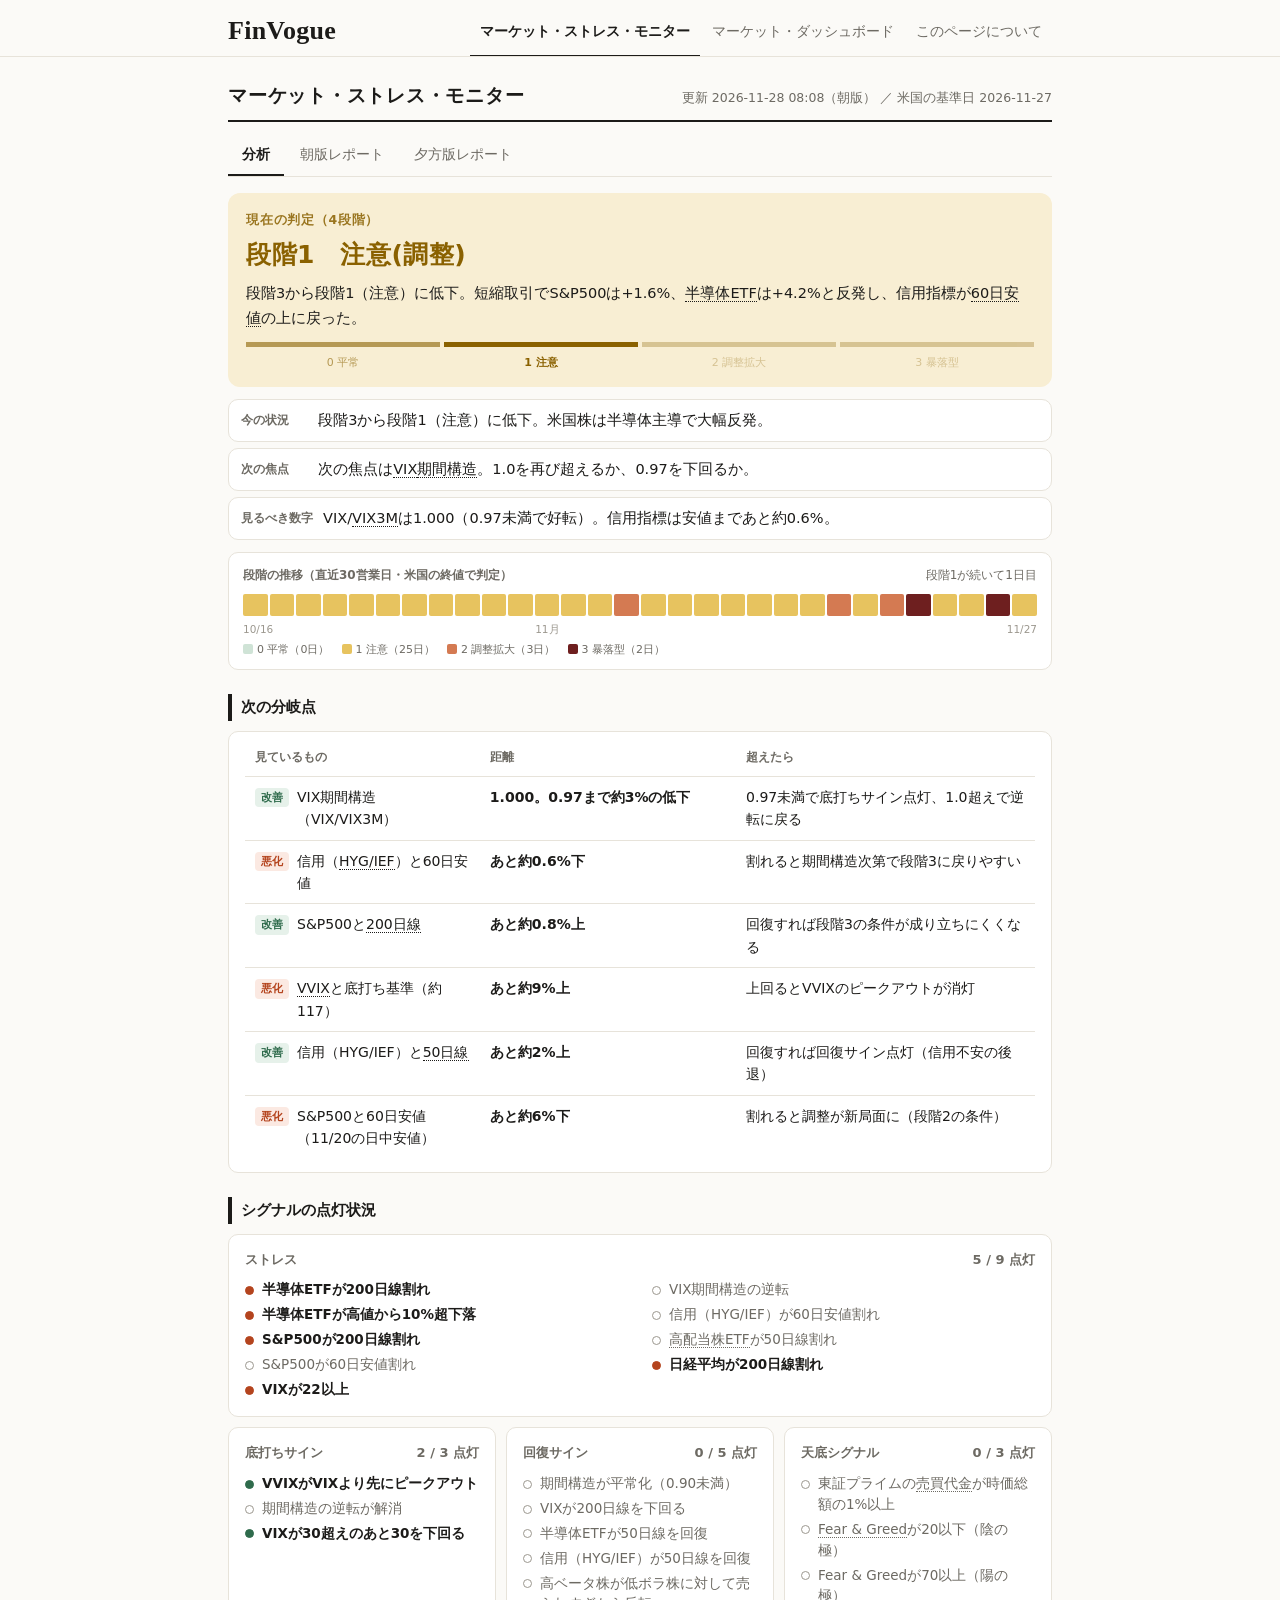
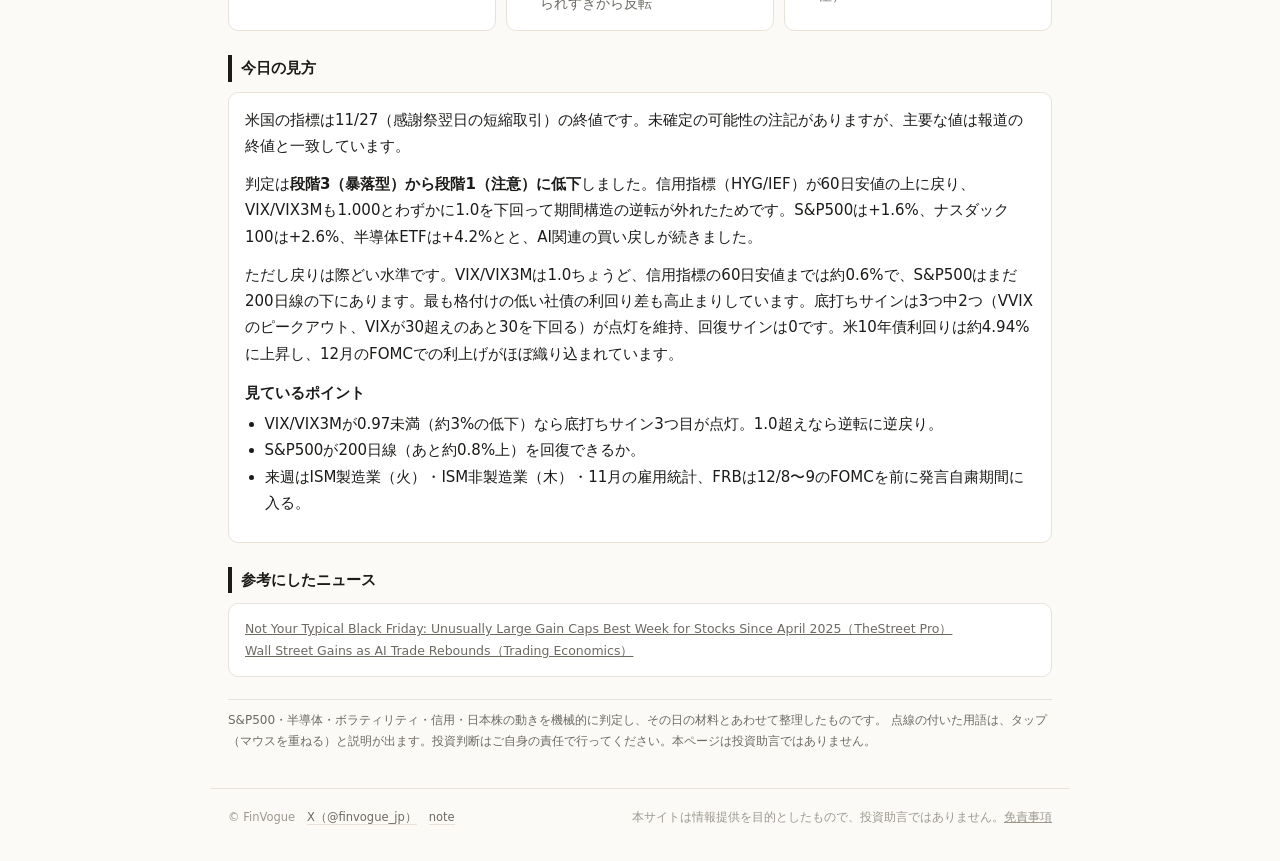
<file: d/2026-11-24-morning.html>
<!DOCTYPE html>
<html lang="ja"><head><meta charset="utf-8">
<meta name="viewport" content="width=device-width, initial-scale=1">
<meta name="referrer" content="no-referrer">
<title>段階1｜注意 — マーケット・ストレス・モニター 11/24朝版 | FinVogue</title>
<meta name="description" content="段階3から段階1へ低下。米株の急反発で信用と60日安値の条件が外れたが、恐怖指標はまだ高めで信用は境目すれすれ。">
<meta property="og:type" content="article">
<meta property="og:site_name" content="FinVogue">
<meta property="og:title" content="段階1｜注意 — マーケット・ストレス・モニター 11/24朝版 | FinVogue">
<meta property="og:description" content="段階3から段階1へ低下。米株の急反発で信用と60日安値の条件が外れたが、恐怖指標はまだ高めで信用は境目すれすれ。">
<meta property="og:url" content="https://monkeypod8068.github.io/finvogue-monitor/d/2026-11-24-morning.html">
<meta property="og:image" content="https://monkeypod8068.github.io/finvogue-monitor/og/2026-11-24-morning.png">
<meta property="og:image:width" content="1200">
<meta property="og:image:height" content="630">
<meta name="twitter:card" content="summary_large_image">
<meta name="twitter:site" content="@finvogue_jp">
<meta name="twitter:title" content="段階1｜注意 — マーケット・ストレス・モニター 11/24朝版 | FinVogue">
<meta name="twitter:description" content="段階3から段階1へ低下。米株の急反発で信用と60日安値の条件が外れたが、恐怖指標はまだ高めで信用は境目すれすれ。">
<meta name="twitter:image" content="https://monkeypod8068.github.io/finvogue-monitor/og/2026-11-24-morning.png">
<link rel="canonical" href="https://monkeypod8068.github.io/finvogue-monitor/d/2026-11-24-morning.html">
<link rel="icon" href="../assets/favicon.svg" type="image/svg+xml">
</head><body style="font-family:sans-serif;padding:40px;color:#1c1b19">
<p><a href="../">マーケット・ストレス・モニター（FinVogue）へ移動します</a></p>
<script>setTimeout(function(){location.replace("../")},300)</script>
</body></html>
</file>
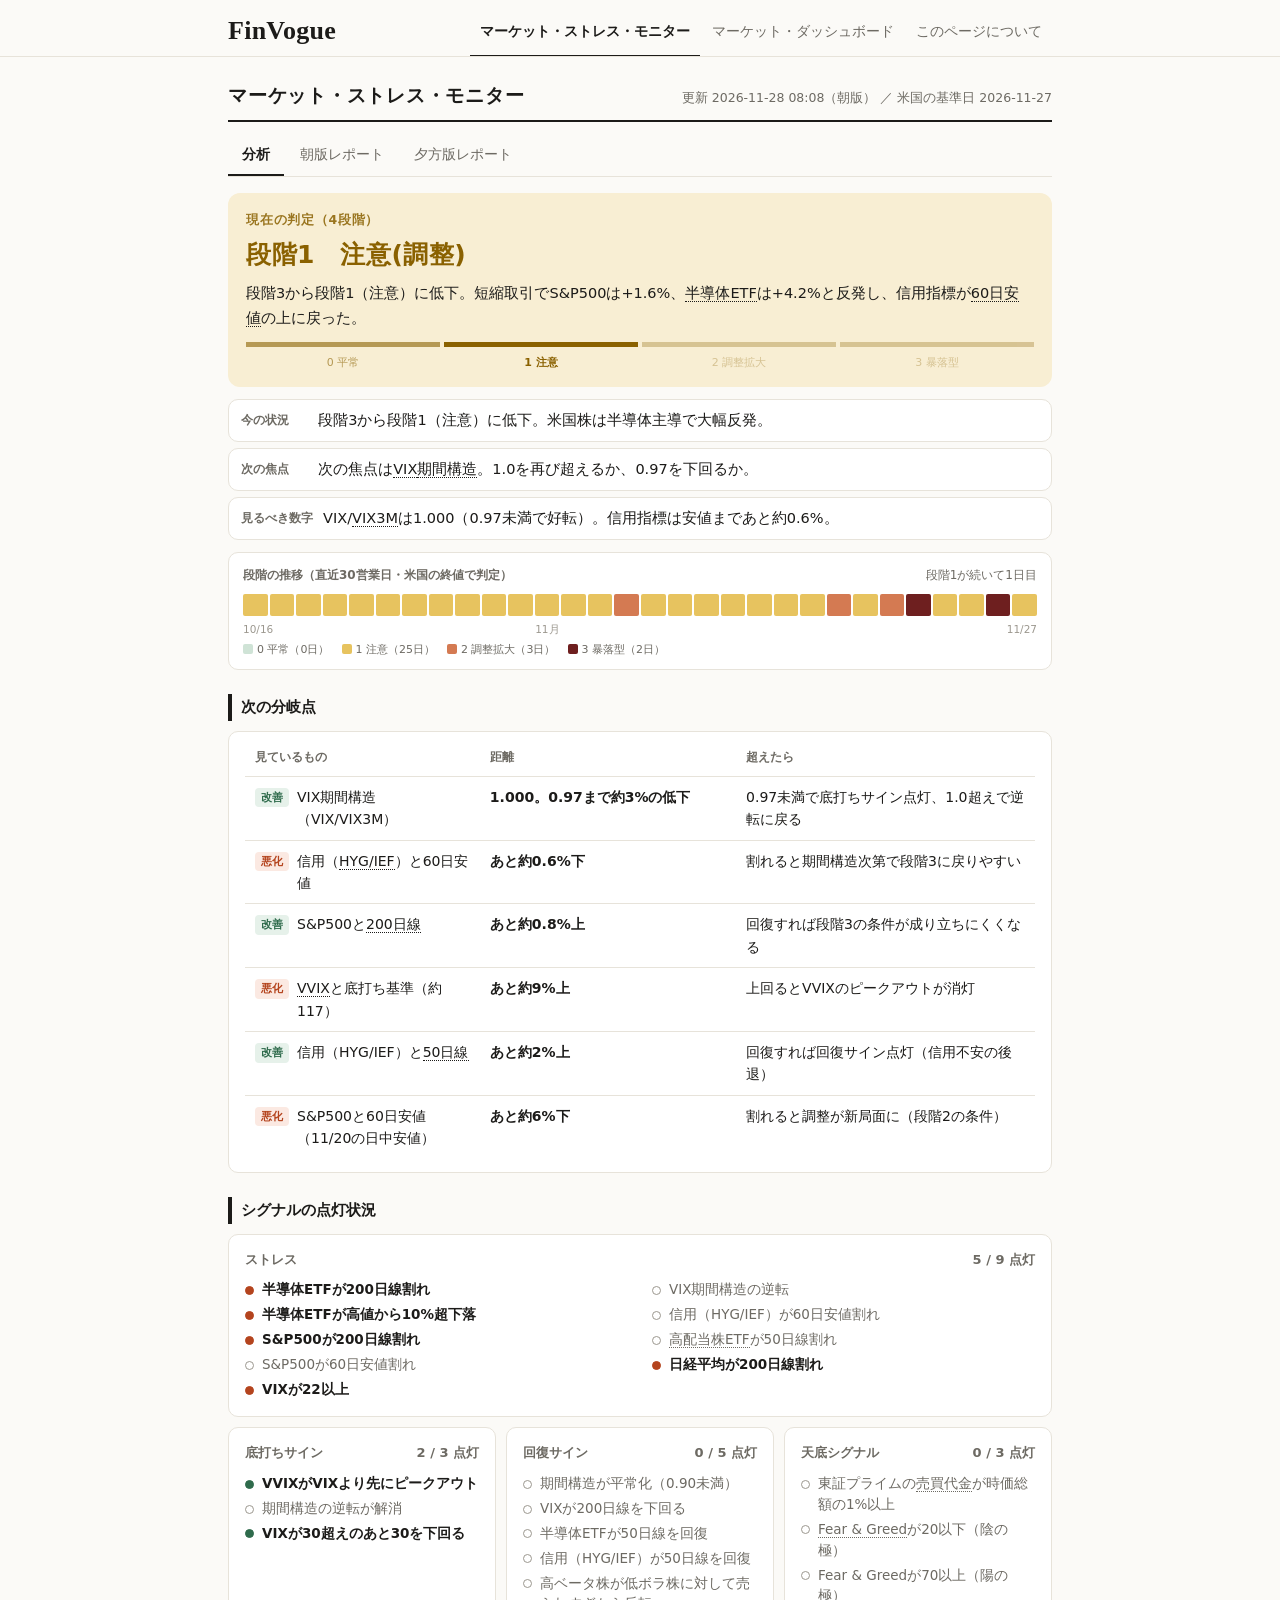
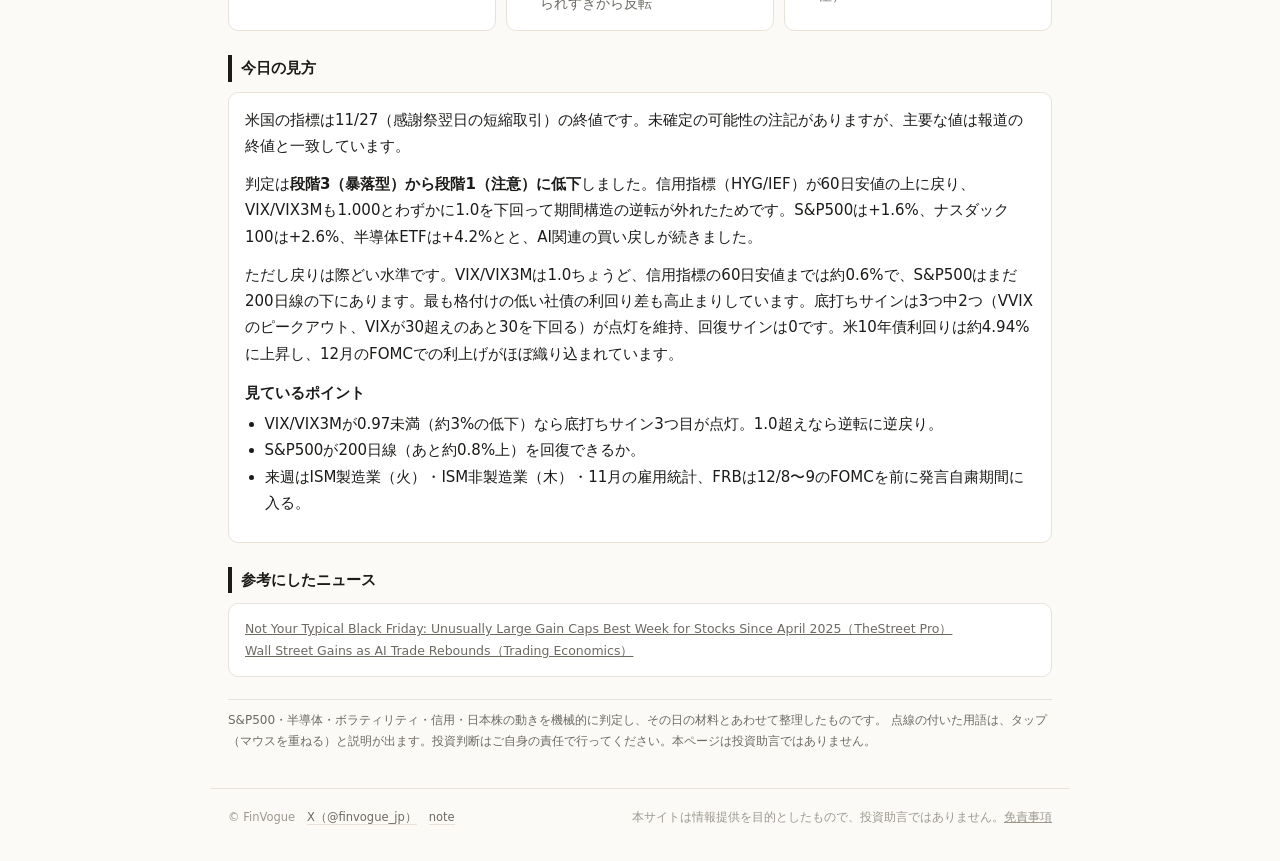
<file: d/2026-11-25-morning.html>
<!DOCTYPE html>
<html lang="ja"><head><meta charset="utf-8">
<meta name="viewport" content="width=device-width, initial-scale=1">
<meta name="referrer" content="no-referrer">
<title>段階1｜注意 — マーケット・ストレス・モニター 11/25朝版 | FinVogue</title>
<meta name="description" content="半導体ETFが-7%と急反落し段階1を継続。信用（HYG/IEF）は60日安値まで約0.1%に迫る一方、VVIXのピークアウトが点灯。">
<meta property="og:type" content="article">
<meta property="og:site_name" content="FinVogue">
<meta property="og:title" content="段階1｜注意 — マーケット・ストレス・モニター 11/25朝版 | FinVogue">
<meta property="og:description" content="半導体ETFが-7%と急反落し段階1を継続。信用（HYG/IEF）は60日安値まで約0.1%に迫る一方、VVIXのピークアウトが点灯。">
<meta property="og:url" content="https://monkeypod8068.github.io/finvogue-monitor/d/2026-11-25-morning.html">
<meta property="og:image" content="https://monkeypod8068.github.io/finvogue-monitor/og/2026-11-25-morning.png">
<meta property="og:image:width" content="1200">
<meta property="og:image:height" content="630">
<meta name="twitter:card" content="summary_large_image">
<meta name="twitter:site" content="@finvogue_jp">
<meta name="twitter:title" content="段階1｜注意 — マーケット・ストレス・モニター 11/25朝版 | FinVogue">
<meta name="twitter:description" content="半導体ETFが-7%と急反落し段階1を継続。信用（HYG/IEF）は60日安値まで約0.1%に迫る一方、VVIXのピークアウトが点灯。">
<meta name="twitter:image" content="https://monkeypod8068.github.io/finvogue-monitor/og/2026-11-25-morning.png">
<link rel="canonical" href="https://monkeypod8068.github.io/finvogue-monitor/d/2026-11-25-morning.html">
<link rel="icon" href="../assets/favicon.svg" type="image/svg+xml">
</head><body style="font-family:sans-serif;padding:40px;color:#1c1b19">
<p><a href="../">マーケット・ストレス・モニター（FinVogue）へ移動します</a></p>
<script>setTimeout(function(){location.replace("../")},300)</script>
</body></html>
</file>
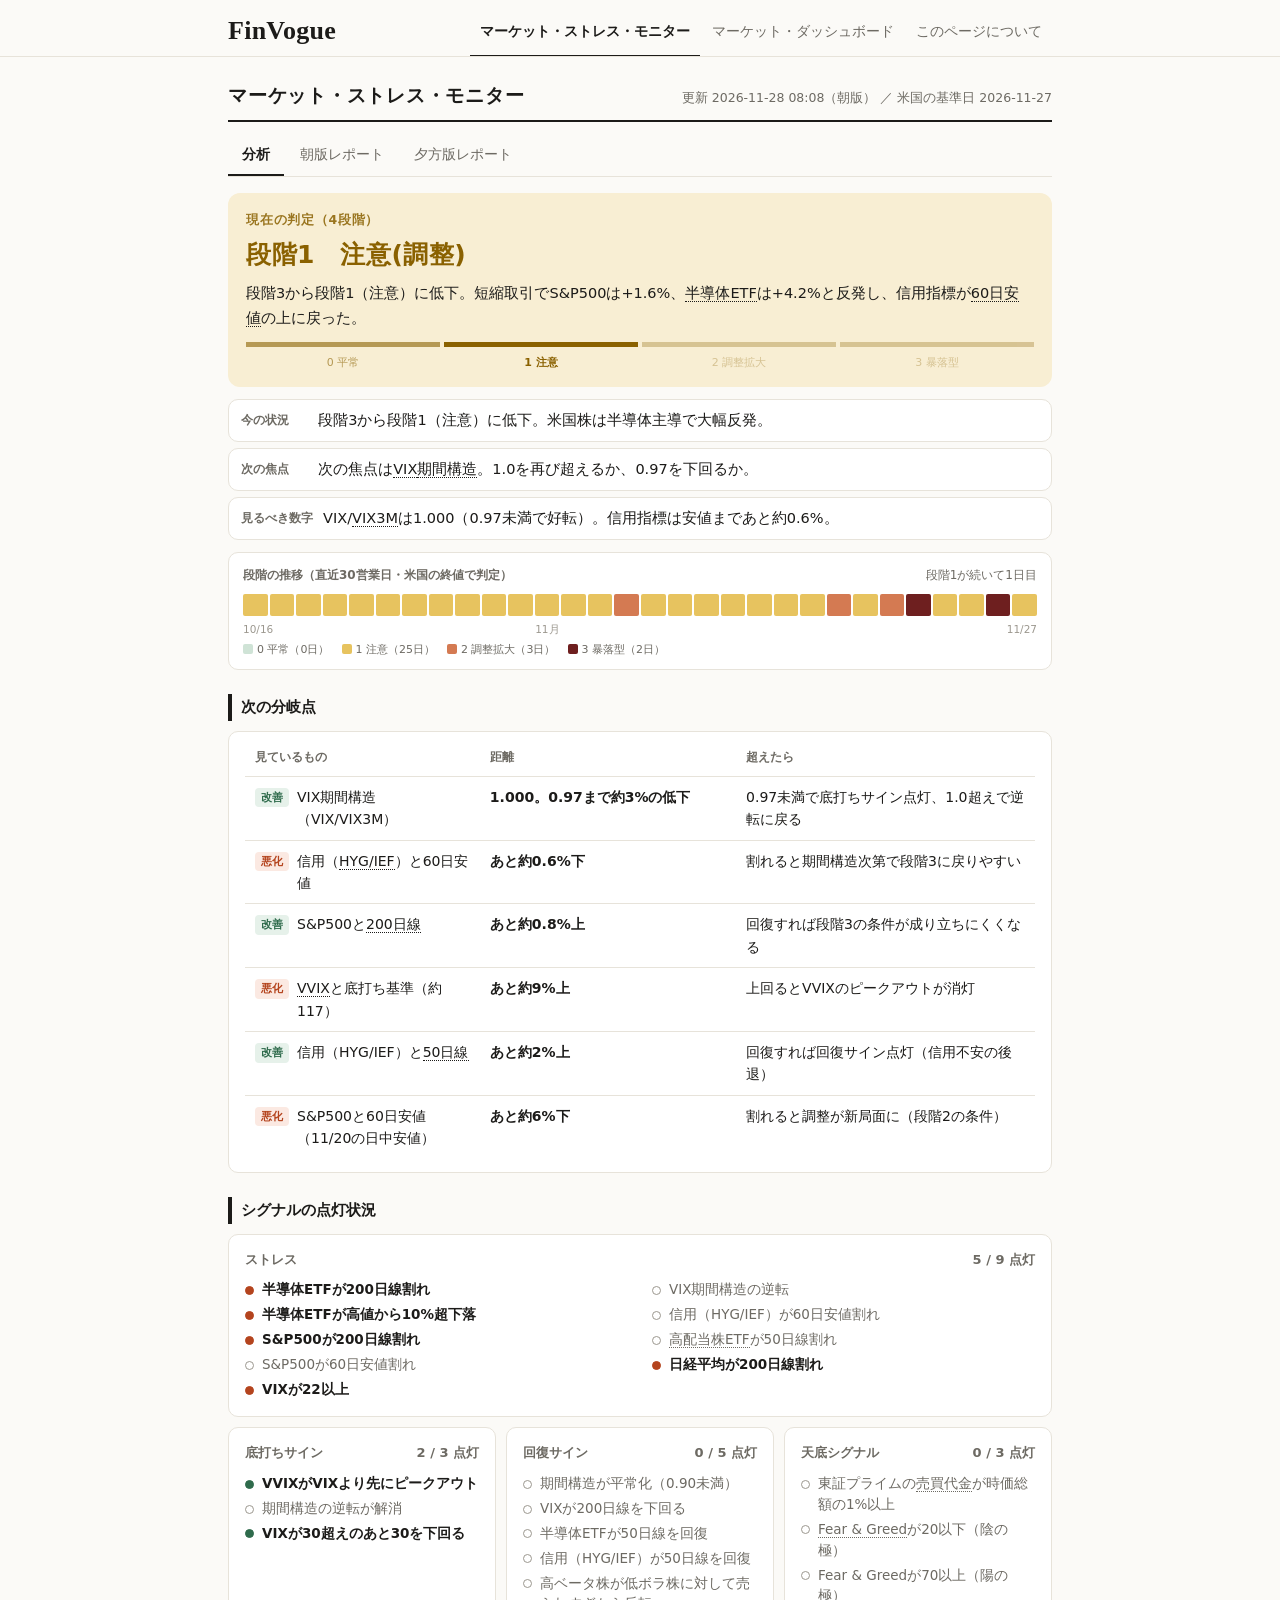
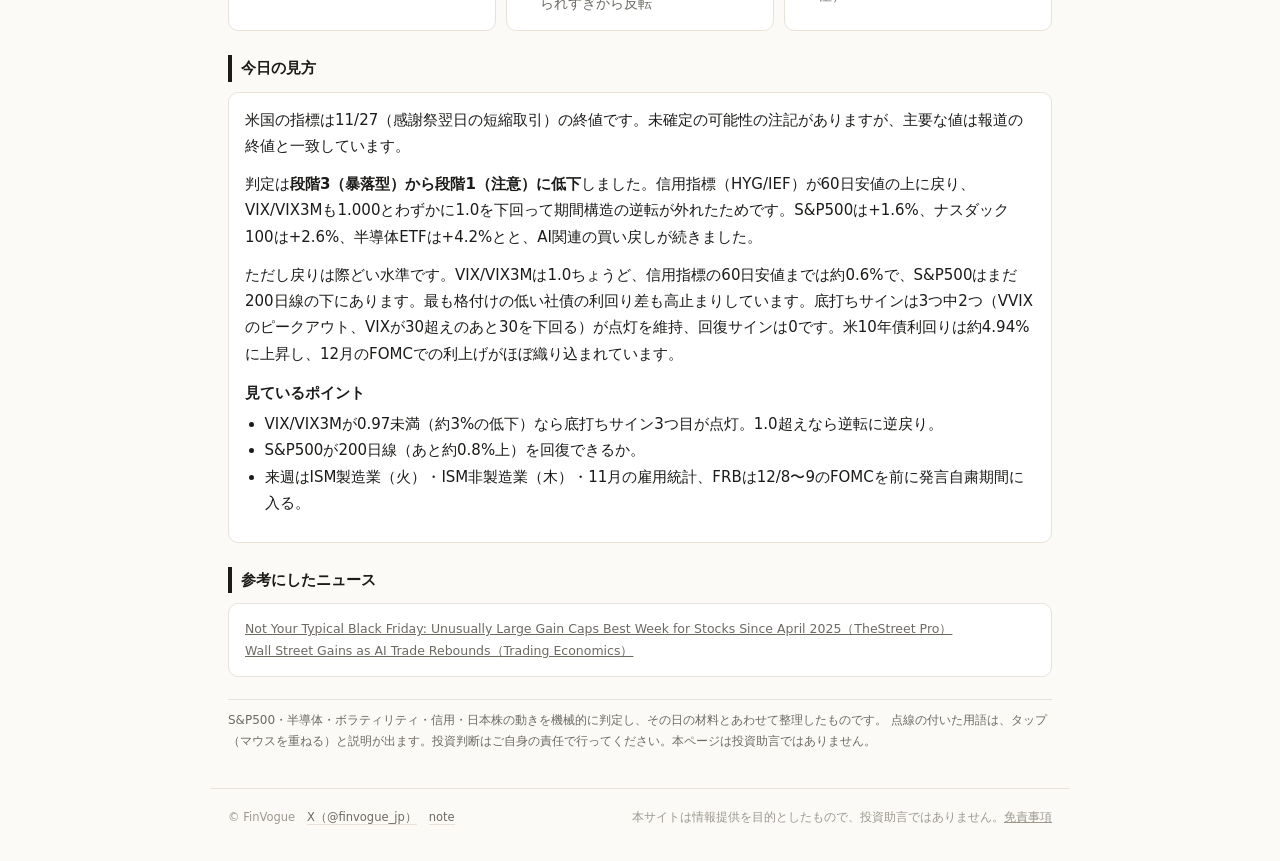
<file: d/2026-11-26-morning.html>
<!DOCTYPE html>
<html lang="ja"><head><meta charset="utf-8">
<meta name="viewport" content="width=device-width, initial-scale=1">
<meta name="referrer" content="no-referrer">
<title>段階3｜暴落型 — マーケット・ストレス・モニター 11/26朝版 | FinVogue</title>
<meta name="description" content="信用（HYG/IEF）が60日安値をわずかに割り、段階1→段階3に上昇。底打ちサイン2つは点灯を維持し、期間構造の逆転解消が次の焦点。">
<meta property="og:type" content="article">
<meta property="og:site_name" content="FinVogue">
<meta property="og:title" content="段階3｜暴落型 — マーケット・ストレス・モニター 11/26朝版 | FinVogue">
<meta property="og:description" content="信用（HYG/IEF）が60日安値をわずかに割り、段階1→段階3に上昇。底打ちサイン2つは点灯を維持し、期間構造の逆転解消が次の焦点。">
<meta property="og:url" content="https://monkeypod8068.github.io/finvogue-monitor/d/2026-11-26-morning.html">
<meta property="og:image" content="https://monkeypod8068.github.io/finvogue-monitor/og/2026-11-26-morning.png">
<meta property="og:image:width" content="1200">
<meta property="og:image:height" content="630">
<meta name="twitter:card" content="summary_large_image">
<meta name="twitter:site" content="@finvogue_jp">
<meta name="twitter:title" content="段階3｜暴落型 — マーケット・ストレス・モニター 11/26朝版 | FinVogue">
<meta name="twitter:description" content="信用（HYG/IEF）が60日安値をわずかに割り、段階1→段階3に上昇。底打ちサイン2つは点灯を維持し、期間構造の逆転解消が次の焦点。">
<meta name="twitter:image" content="https://monkeypod8068.github.io/finvogue-monitor/og/2026-11-26-morning.png">
<link rel="canonical" href="https://monkeypod8068.github.io/finvogue-monitor/d/2026-11-26-morning.html">
<link rel="icon" href="../assets/favicon.svg" type="image/svg+xml">
</head><body style="font-family:sans-serif;padding:40px;color:#1c1b19">
<p><a href="../">マーケット・ストレス・モニター（FinVogue）へ移動します</a></p>
<script>setTimeout(function(){location.replace("../")},300)</script>
</body></html>
</file>
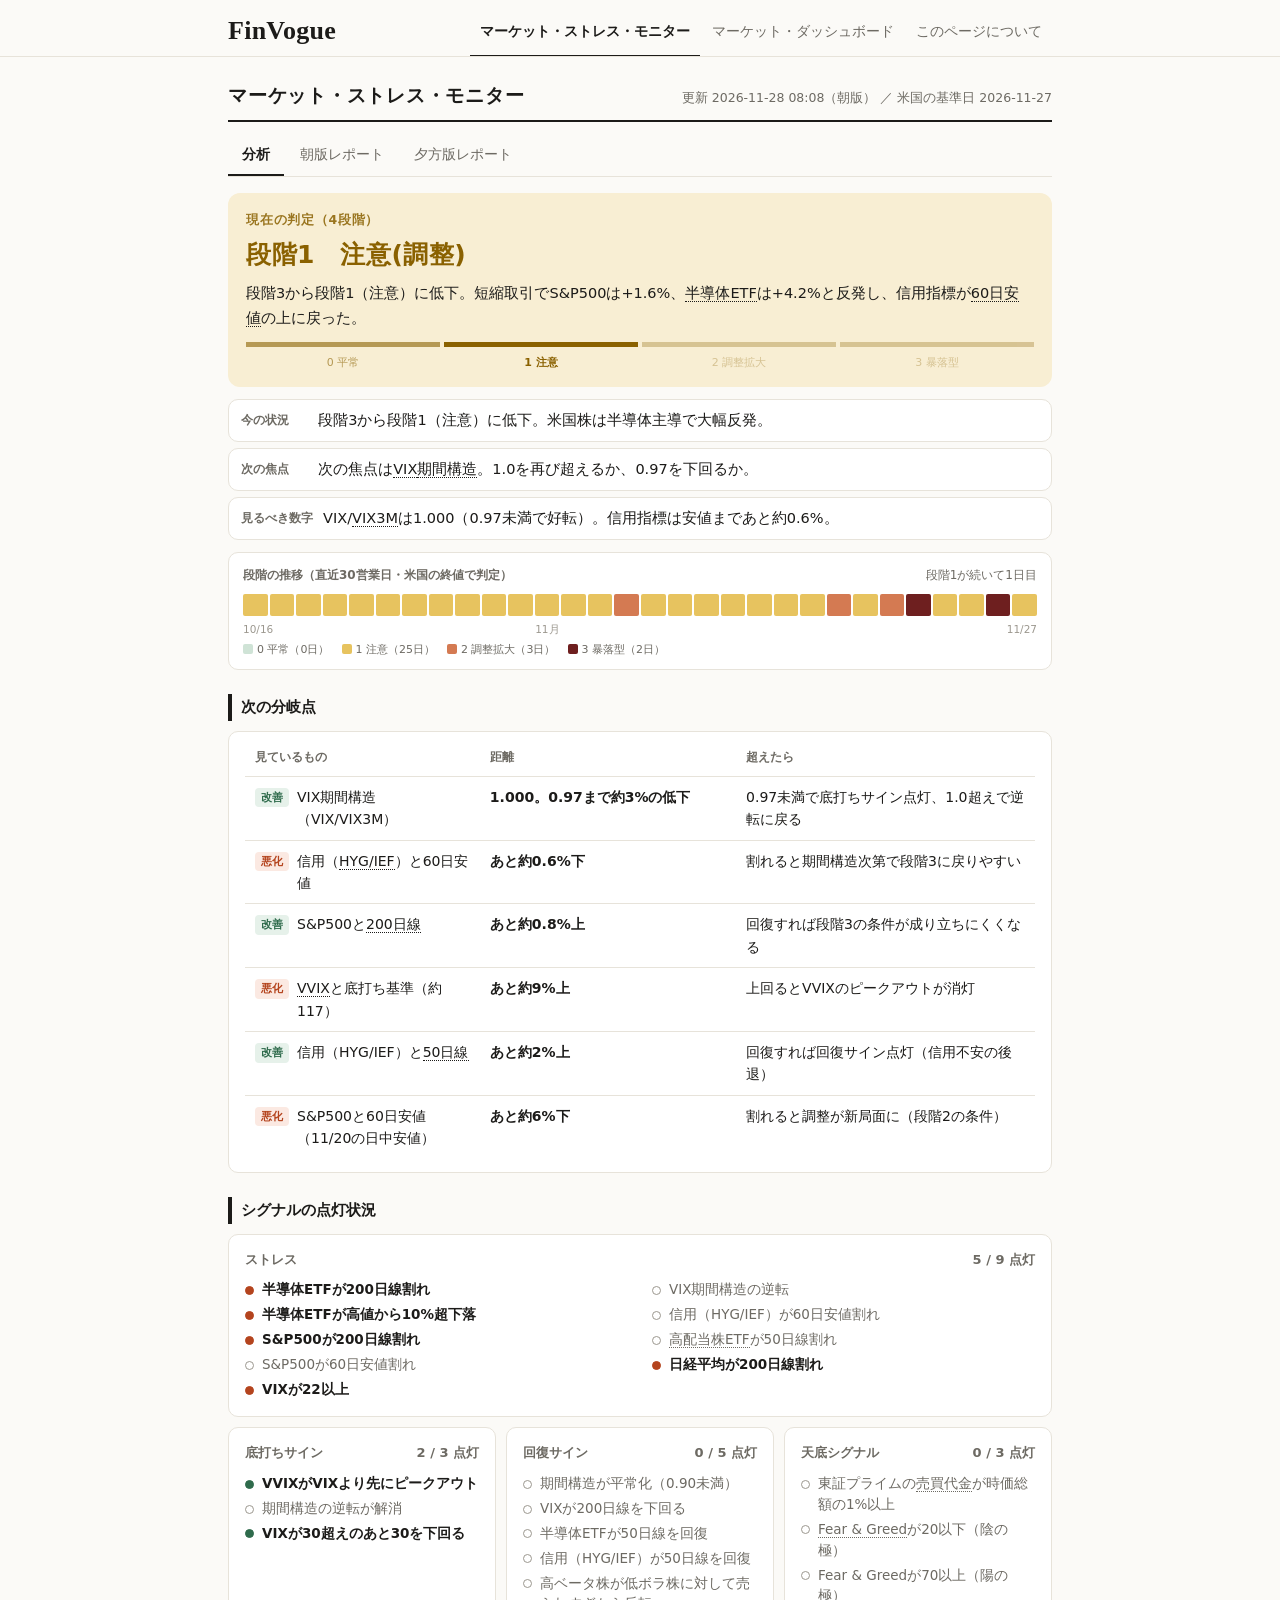
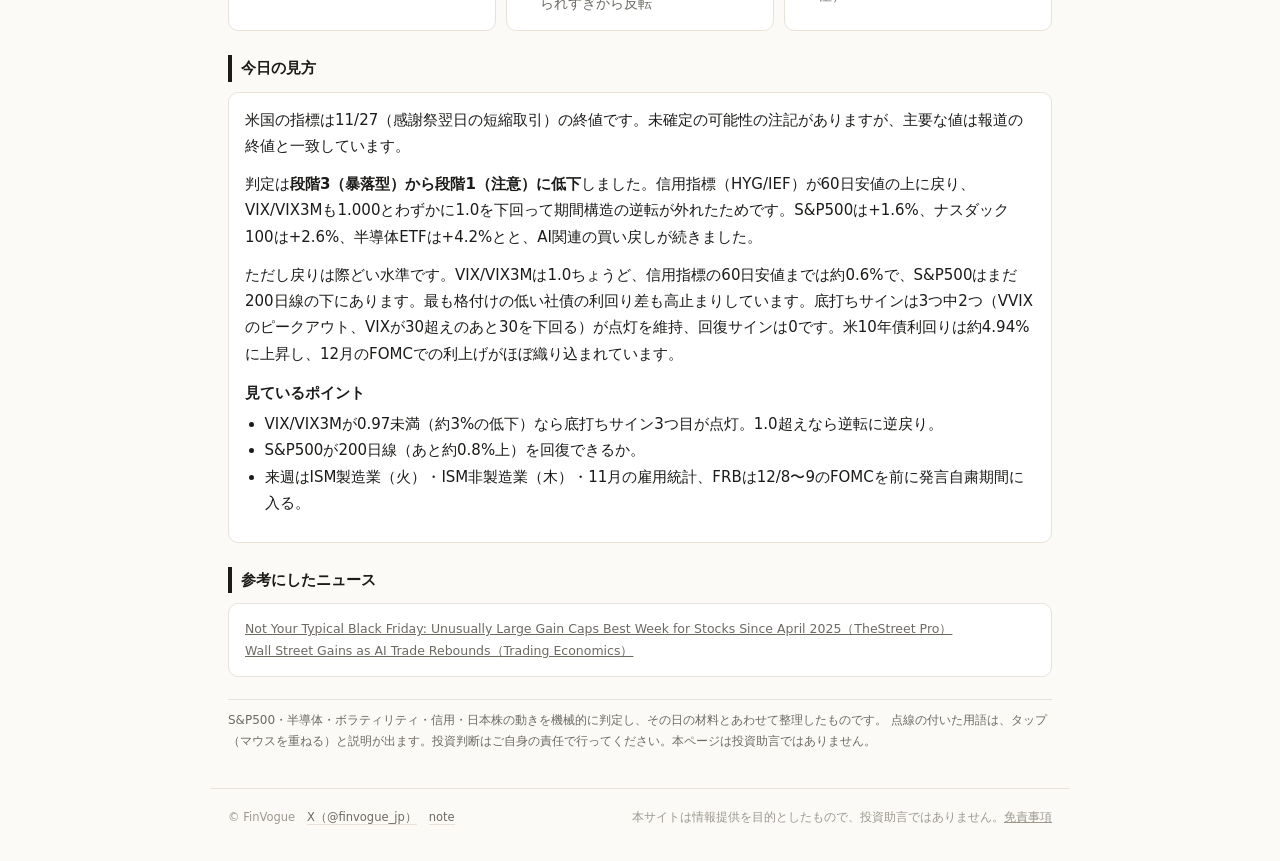
<file: d/2026-11-27-morning.html>
<!DOCTYPE html>
<html lang="ja"><head><meta charset="utf-8">
<meta name="viewport" content="width=device-width, initial-scale=1">
<meta name="referrer" content="no-referrer">
<title>段階3｜暴落型 — マーケット・ストレス・モニター 11/27朝版 | FinVogue</title>
<meta name="description" content="段階3（暴落型）が続く。米国は感謝祭で休場、判定は11/25の終値のまま。今夜の短縮取引で信用指標が60日安値の上に戻れるかが焦点。">
<meta property="og:type" content="article">
<meta property="og:site_name" content="FinVogue">
<meta property="og:title" content="段階3｜暴落型 — マーケット・ストレス・モニター 11/27朝版 | FinVogue">
<meta property="og:description" content="段階3（暴落型）が続く。米国は感謝祭で休場、判定は11/25の終値のまま。今夜の短縮取引で信用指標が60日安値の上に戻れるかが焦点。">
<meta property="og:url" content="https://monkeypod8068.github.io/finvogue-monitor/d/2026-11-27-morning.html">
<meta property="og:image" content="https://monkeypod8068.github.io/finvogue-monitor/og/2026-11-27-morning.png">
<meta property="og:image:width" content="1200">
<meta property="og:image:height" content="630">
<meta name="twitter:card" content="summary_large_image">
<meta name="twitter:site" content="@finvogue_jp">
<meta name="twitter:title" content="段階3｜暴落型 — マーケット・ストレス・モニター 11/27朝版 | FinVogue">
<meta name="twitter:description" content="段階3（暴落型）が続く。米国は感謝祭で休場、判定は11/25の終値のまま。今夜の短縮取引で信用指標が60日安値の上に戻れるかが焦点。">
<meta name="twitter:image" content="https://monkeypod8068.github.io/finvogue-monitor/og/2026-11-27-morning.png">
<link rel="canonical" href="https://monkeypod8068.github.io/finvogue-monitor/d/2026-11-27-morning.html">
<link rel="icon" href="../assets/favicon.svg" type="image/svg+xml">
</head><body style="font-family:sans-serif;padding:40px;color:#1c1b19">
<p><a href="../">マーケット・ストレス・モニター（FinVogue）へ移動します</a></p>
<script>setTimeout(function(){location.replace("../")},300)</script>
</body></html>
</file>
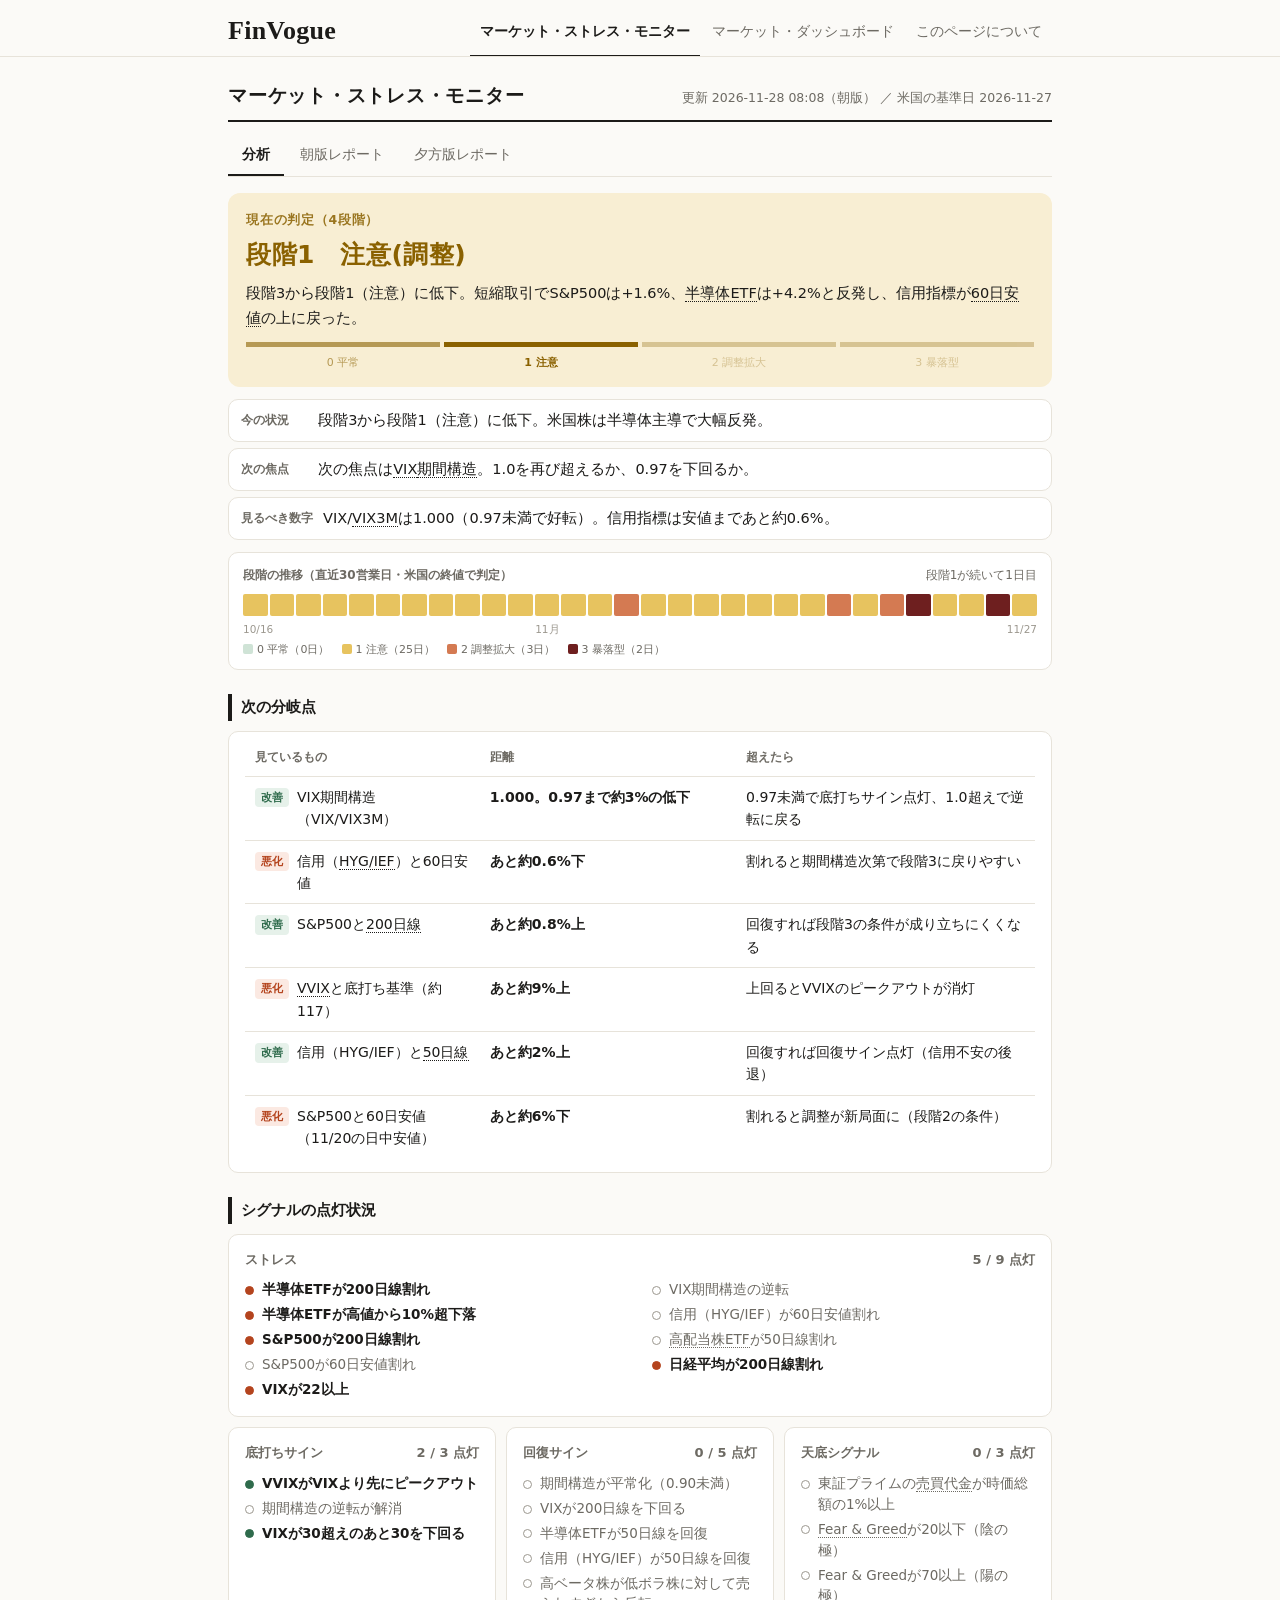
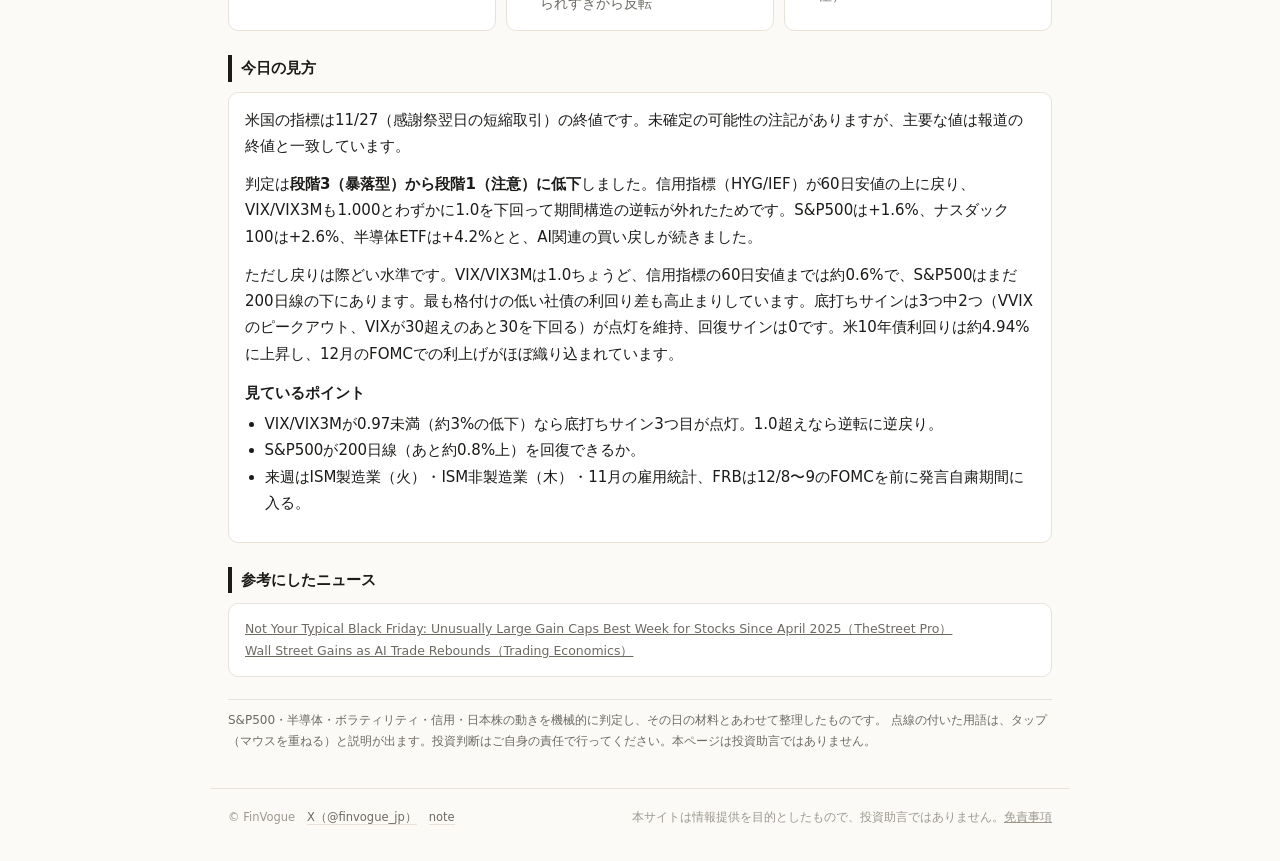
<file: d/2026-11-28-morning.html>
<!DOCTYPE html>
<html lang="ja"><head><meta charset="utf-8">
<meta name="viewport" content="width=device-width, initial-scale=1">
<meta name="referrer" content="no-referrer">
<title>段階1｜注意 — マーケット・ストレス・モニター 11/28朝版 | FinVogue</title>
<meta name="description" content="段階3から段階1（注意）に低下。短縮取引でS&amp;P500は+1.6%、半導体ETFは+4.2%と反発し、信用指標が60日安値の上に戻った。">
<meta property="og:type" content="article">
<meta property="og:site_name" content="FinVogue">
<meta property="og:title" content="段階1｜注意 — マーケット・ストレス・モニター 11/28朝版 | FinVogue">
<meta property="og:description" content="段階3から段階1（注意）に低下。短縮取引でS&amp;P500は+1.6%、半導体ETFは+4.2%と反発し、信用指標が60日安値の上に戻った。">
<meta property="og:url" content="https://monkeypod8068.github.io/finvogue-monitor/d/2026-11-28-morning.html">
<meta property="og:image" content="https://monkeypod8068.github.io/finvogue-monitor/og/2026-11-28-morning.png?v=2">
<meta property="og:image:width" content="1200">
<meta property="og:image:height" content="630">
<meta name="twitter:card" content="summary_large_image">
<meta name="twitter:site" content="@finvogue_jp">
<meta name="twitter:title" content="段階1｜注意 — マーケット・ストレス・モニター 11/28朝版 | FinVogue">
<meta name="twitter:description" content="段階3から段階1（注意）に低下。短縮取引でS&amp;P500は+1.6%、半導体ETFは+4.2%と反発し、信用指標が60日安値の上に戻った。">
<meta name="twitter:image" content="https://monkeypod8068.github.io/finvogue-monitor/og/2026-11-28-morning.png?v=2">
<link rel="canonical" href="https://monkeypod8068.github.io/finvogue-monitor/d/2026-11-28-morning.html">
<link rel="icon" href="../assets/favicon.svg" type="image/svg+xml">
</head><body style="font-family:sans-serif;padding:40px;color:#1c1b19">
<p><a href="../">マーケット・ストレス・モニター（FinVogue）へ移動します</a></p>
<script>setTimeout(function(){location.replace("../")},300)</script>
</body></html>
</file>
<file: assets/site.css>
/* FinVogue サイト共通のヘッダーとフッター（各ページの配色変数を使う） */
.site-hd{border-bottom:1px solid var(--line,#e7e3da);background:var(--bg,#fff)}
.site-hd .in{max-width:860px;margin:0 auto;padding:14px 18px 0;display:flex;align-items:flex-end;justify-content:space-between;gap:6px 24px;flex-wrap:wrap}
.brand{font-family:"Hiragino Mincho ProN","Yu Mincho","YuMincho","Noto Serif JP",Georgia,"Times New Roman",serif;
  font-size:26px;font-weight:700;letter-spacing:.01em;color:var(--ink,#1c1b19);text-decoration:none;line-height:1;padding-bottom:12px}
.site-nav{display:flex;gap:2px;overflow-x:auto;scrollbar-width:none;-webkit-overflow-scrolling:touch}
.site-nav::-webkit-scrollbar{display:none}
.site-nav a{font-size:13.5px;color:var(--muted,#6d6a63);text-decoration:none;white-space:nowrap;
  padding:6px 10px 11px;border-bottom:2px solid transparent;margin-bottom:-1px}
.site-nav a:hover{color:var(--ink,#1c1b19)}
.site-nav a[aria-current="page"]{color:var(--ink,#1c1b19);font-weight:700;border-bottom-color:var(--ink,#1c1b19)}
.site-ft{max-width:860px;margin:0 auto;padding:18px 18px 34px;font-size:11.5px;color:var(--faint,#9c988f);
  display:flex;flex-wrap:wrap;gap:4px 14px;justify-content:space-between;border-top:1px solid var(--line,#e7e3da)}
.site-ft a{color:inherit}
html.embed .site-hd,html.embed .site-ft{display:none}
@media (max-width:620px){
  .site-hd .in{padding:12px 12px 0;gap:4px}
  .brand{font-size:23px;padding-bottom:4px;width:100%}
  .site-nav{margin:0 -4px;width:calc(100% + 8px)}
  .site-nav a{padding:6px 8px 10px;font-size:13px}
  .site-nav .lg{display:none}
}
.site-ft a.sns{color:var(--muted,#6d6a63);text-decoration:none;border-bottom:1px solid var(--line,#e7e3da)}
.site-ft a.sns:hover{color:var(--ink,#1c1b19)}
</file>
